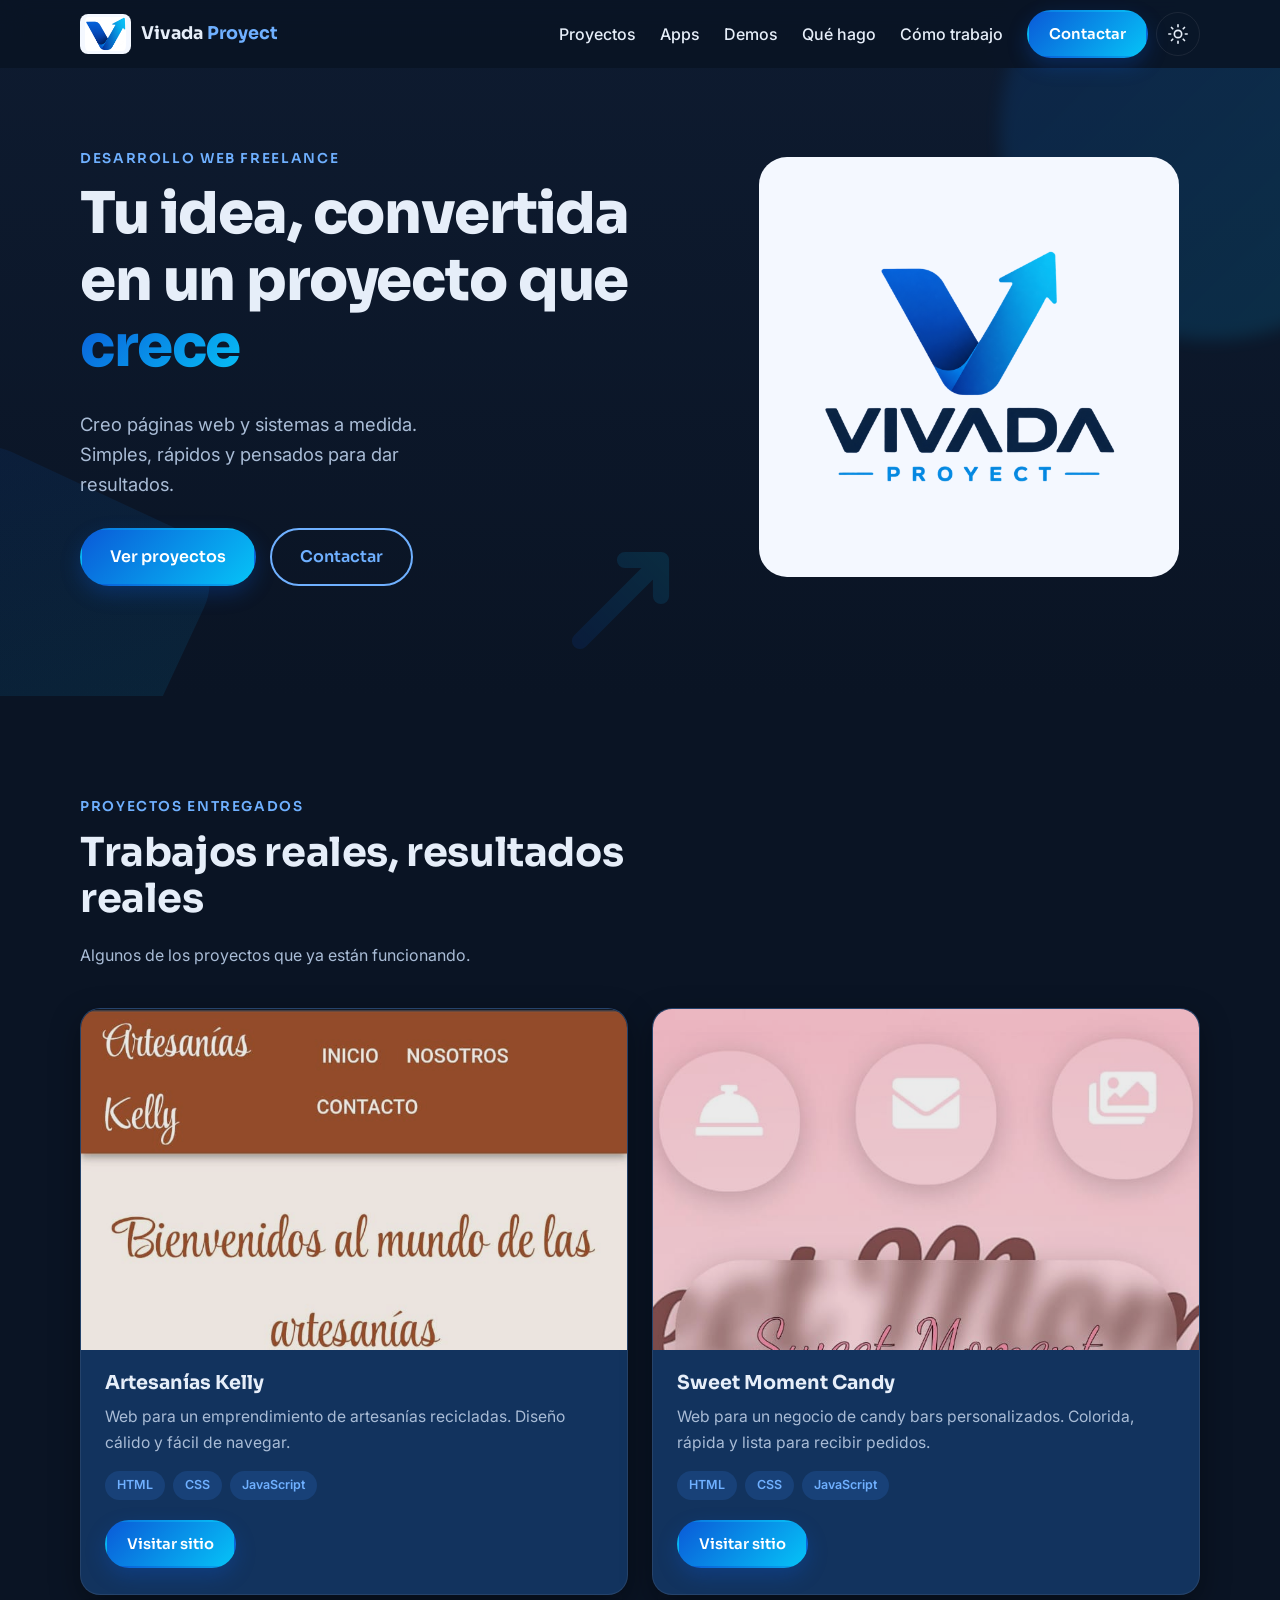
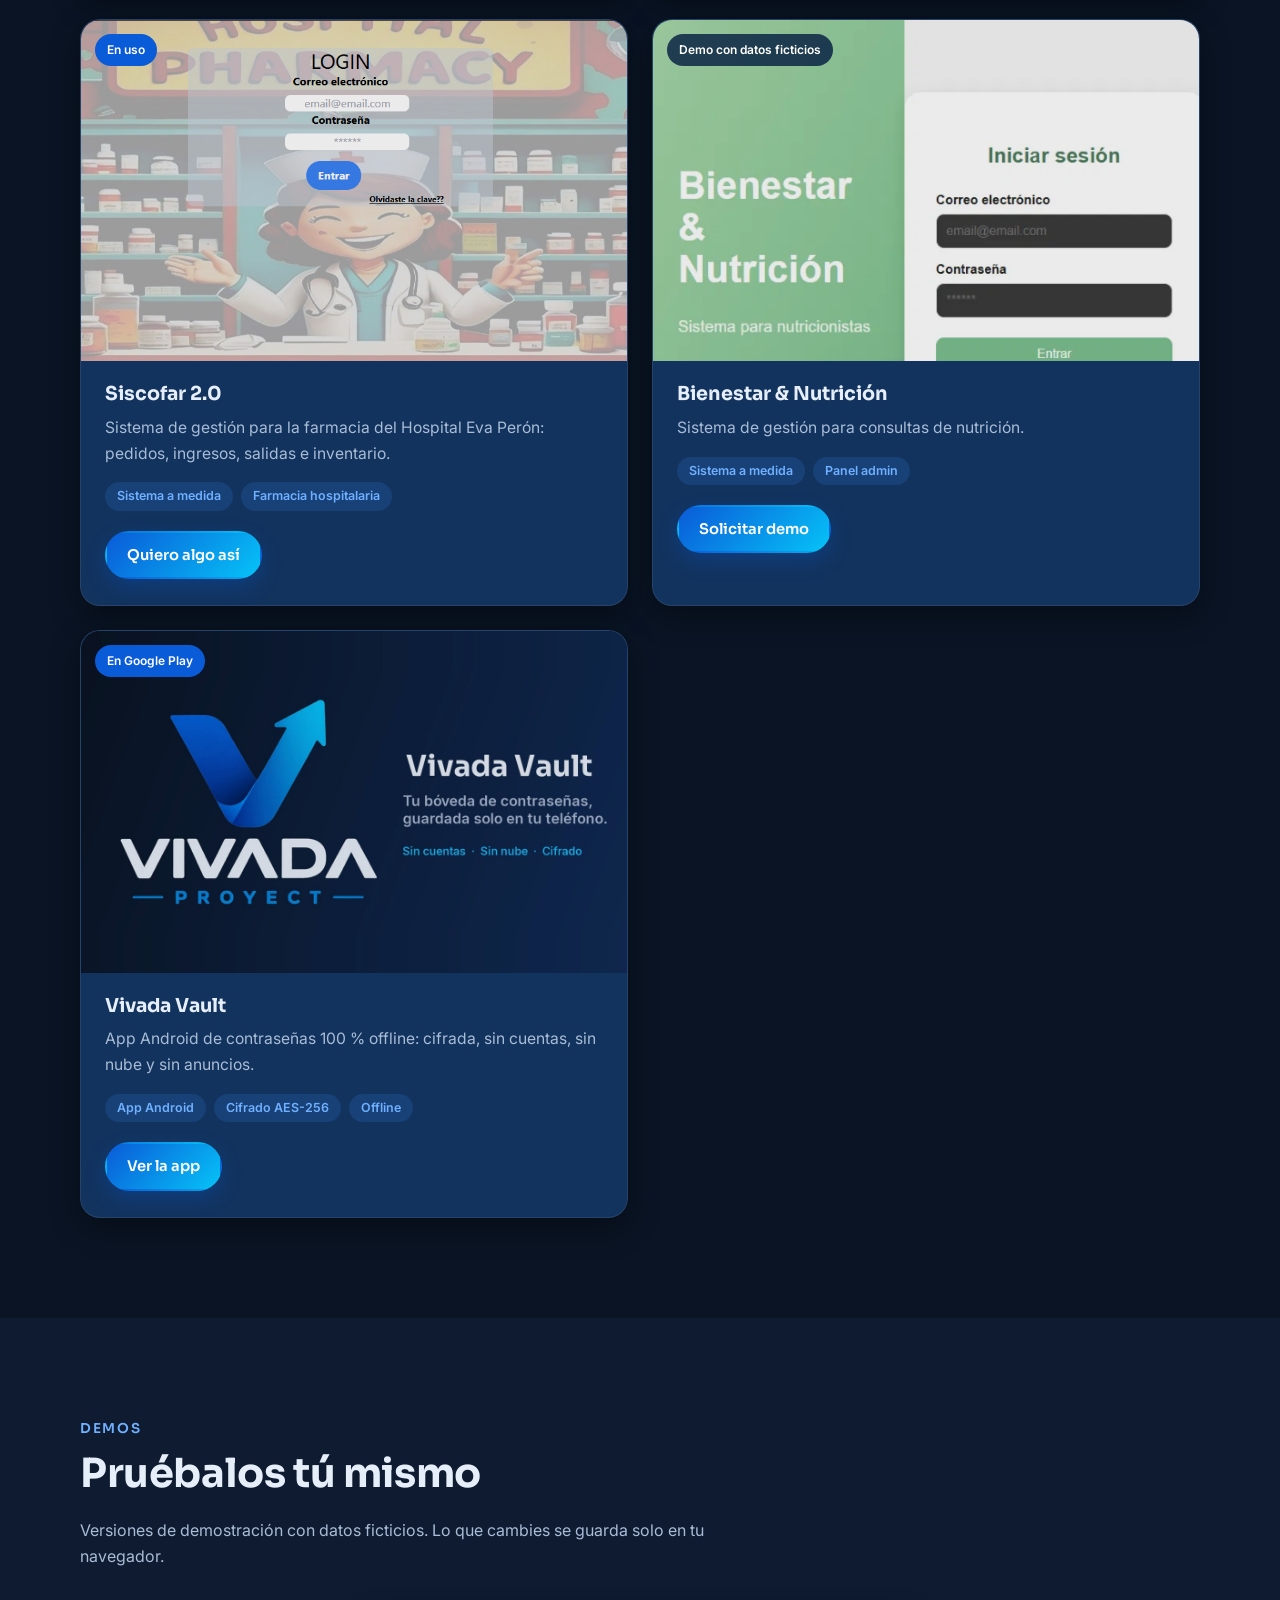
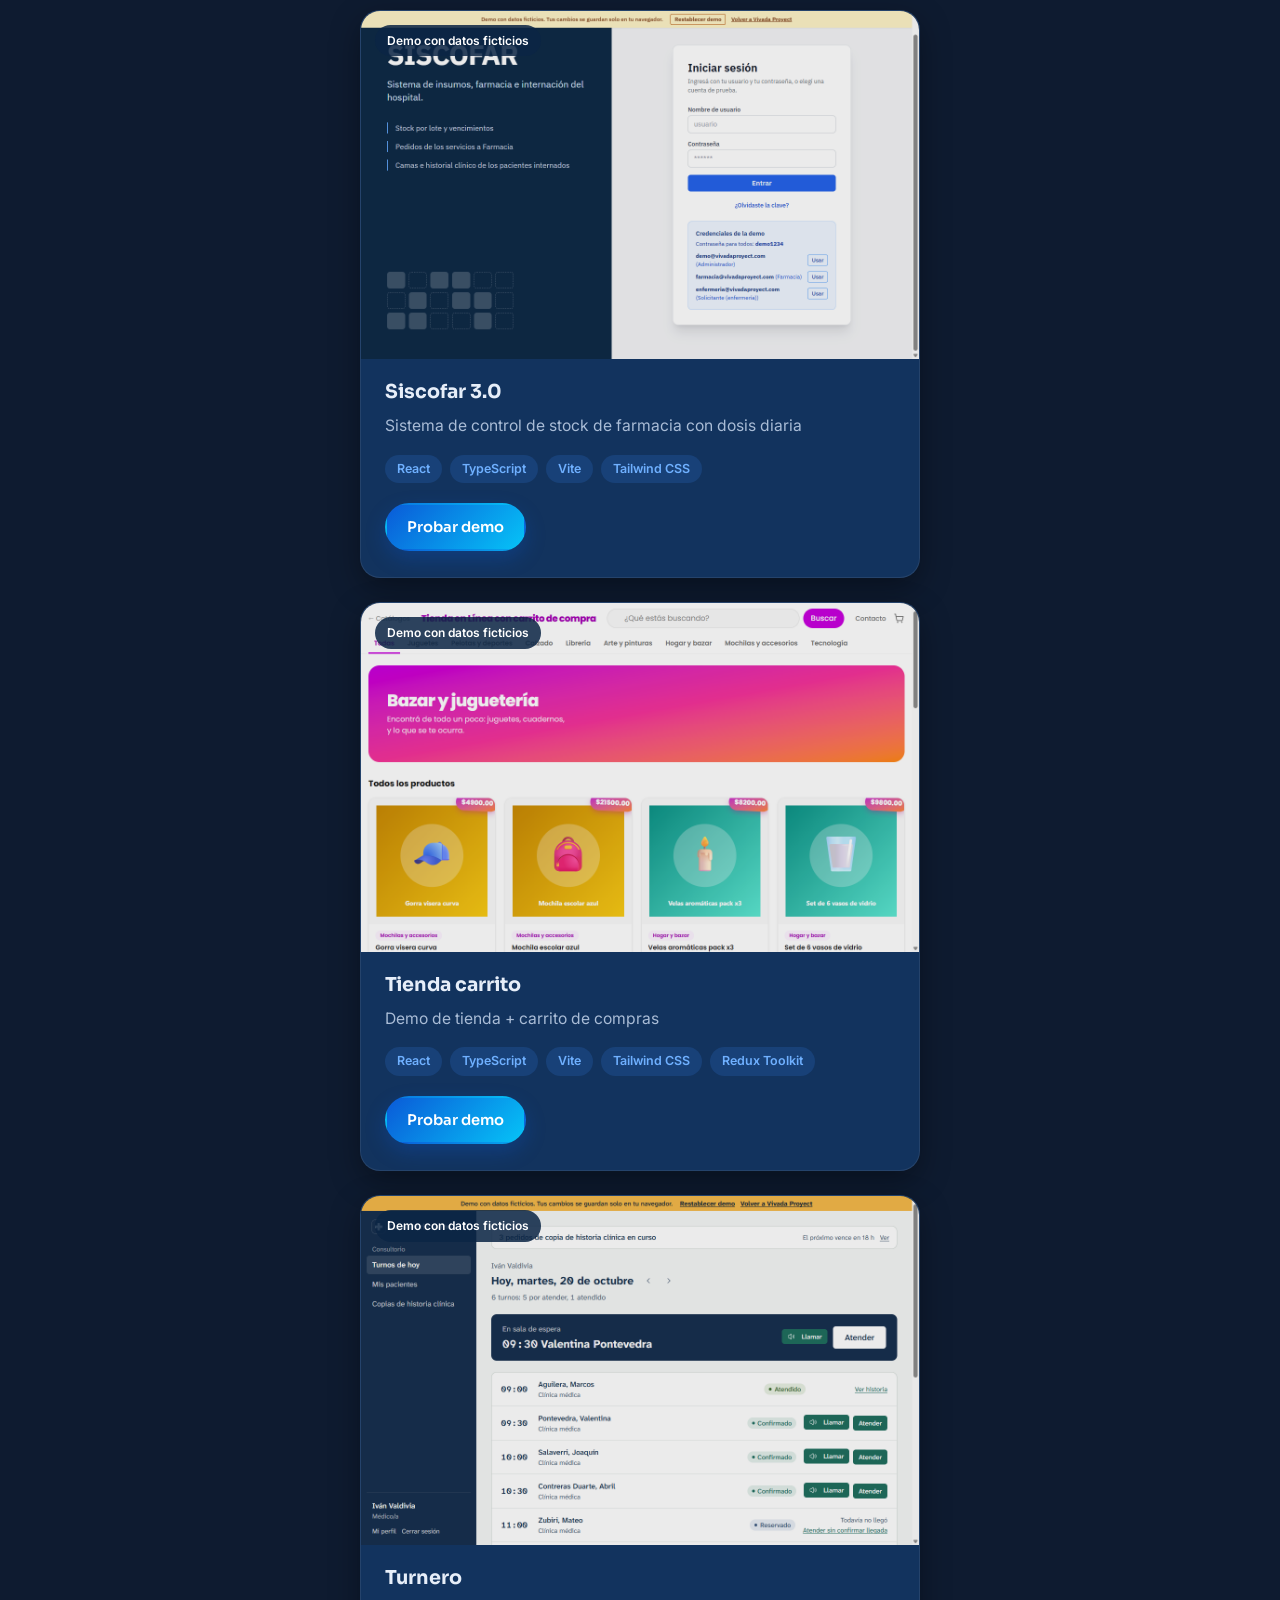
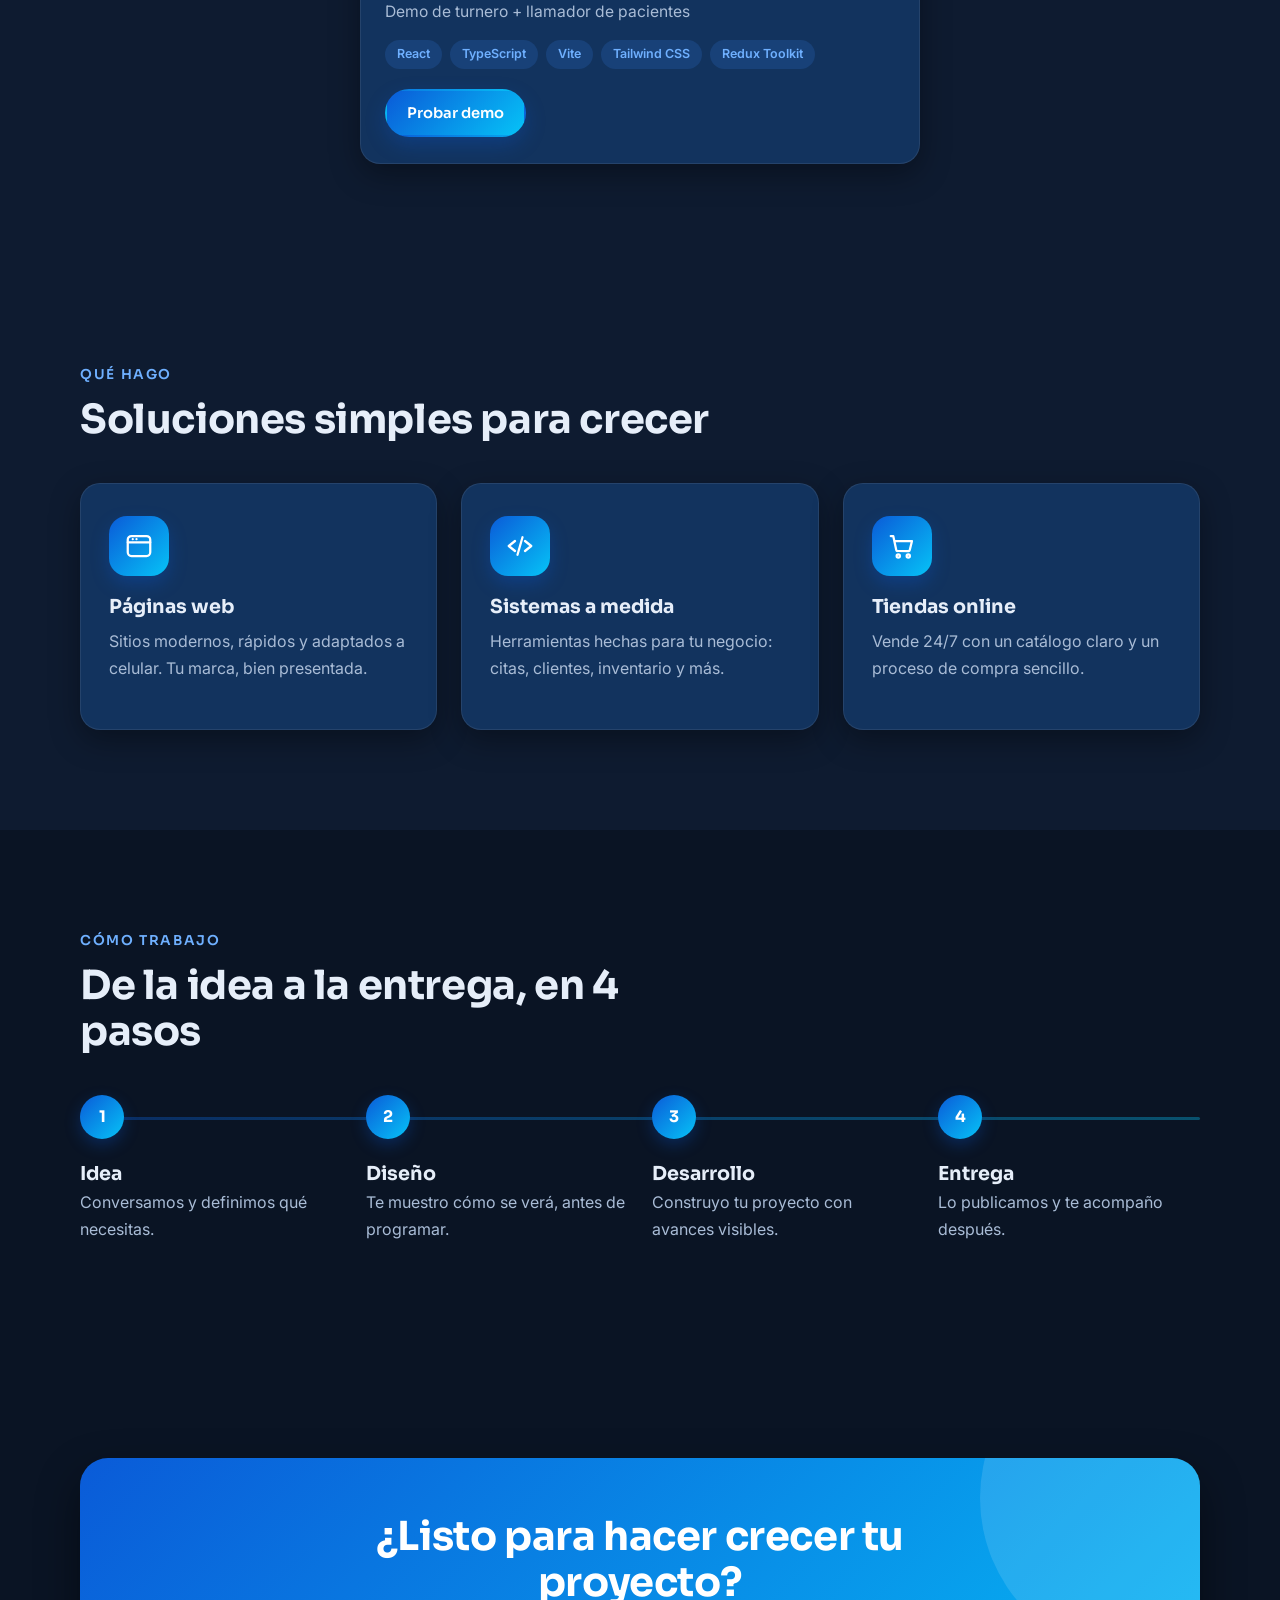
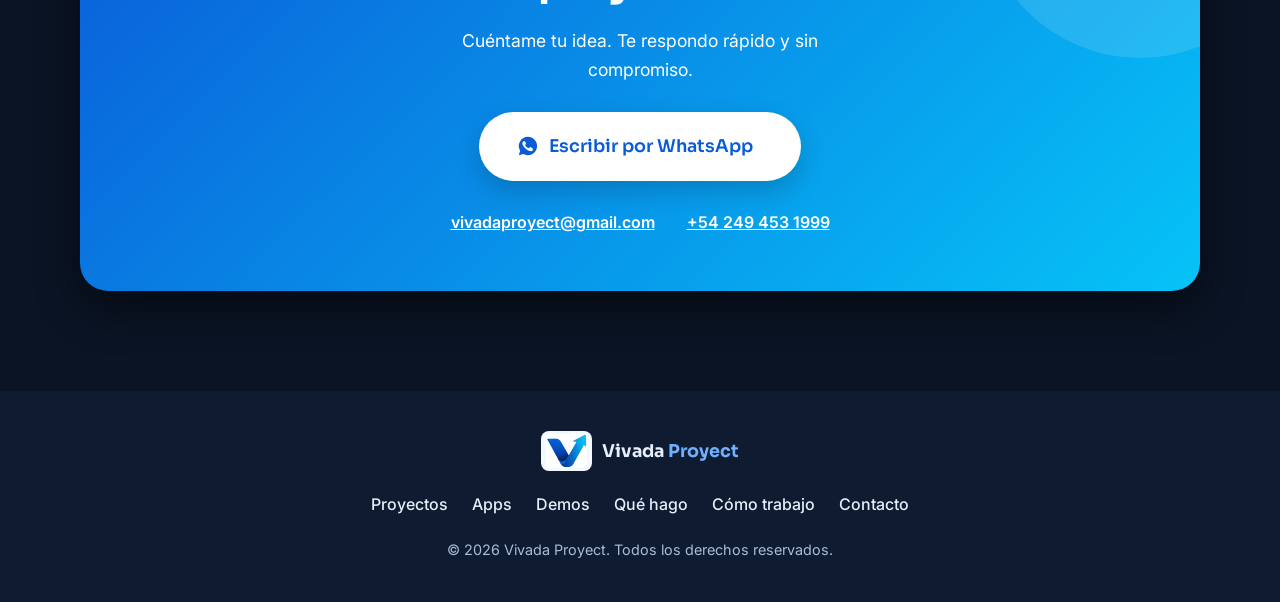
<file: index.html>
<!DOCTYPE html>
<html lang="es">
<head>
  <meta charset="utf-8">
  <meta name="viewport" content="width=device-width, initial-scale=1">
  <title>Vivada Proyect | Páginas web y sistemas a medida</title>
  <meta name="description" content="Vivada Proyect: desarrollo freelance de páginas web, tiendas online y sistemas a medida. Tu idea convertida en un proyecto que crece.">
  <meta name="theme-color" content="#0A1424">
  <link rel="canonical" href="https://vivadaproyect.com/">
  <link rel="icon" type="image/png" href="assets/logo-icon.png">

  <!-- Open Graph / Redes sociales -->
  <meta property="og:type" content="website">
  <meta property="og:title" content="Vivada Proyect | Páginas web y sistemas a medida">
  <meta property="og:description" content="Tu idea, convertida en un proyecto que crece. Páginas web, tiendas online y sistemas a medida.">
  <meta property="og:url" content="https://vivadaproyect.com/">
  <meta property="og:image" content="https://vivadaproyect.com/assets/logo.png">
  <meta property="og:locale" content="es_LA">
  <meta name="twitter:card" content="summary_large_image">

  <!-- Tipografías: Sora (títulos) + Inter (texto) -->
  <link rel="preconnect" href="https://fonts.googleapis.com">
  <link rel="preconnect" href="https://fonts.gstatic.com" crossorigin>
  <link href="https://fonts.googleapis.com/css2?family=Inter:wght@400;500;600&family=Sora:wght@600;700;800&display=swap" rel="stylesheet">

  <!-- Tema claro/oscuro: se aplica antes de pintar la página para evitar el parpadeo -->
  <script>
    (function () {
      try {
        var t = localStorage.getItem('vp-theme');
        if (t !== 'light' && t !== 'dark') {
          t = 'dark'; // modo oscuro por defecto
        }
        document.documentElement.setAttribute('data-theme', t);
      } catch (e) {}
    })();
  </script>

  <link rel="stylesheet" href="styles.css">
</head>
<body>
  <a class="skip-link" href="#main">Saltar al contenido</a>

  <!-- ============ NAVBAR ============ -->
  <header class="navbar" id="navbar">
    <div class="container navbar__inner">
      <a href="#inicio" class="brand" aria-label="Vivada Proyect, ir al inicio">
        <img src="assets/logo-icon.png" alt="" width="40" height="33">
        <span>Vivada <b>Proyect</b></span>
      </a>

      <button class="theme-toggle" id="themeToggle" type="button" aria-label="Cambiar a modo oscuro">
        <svg class="i-moon" viewBox="0 0 24 24" width="22" height="22" fill="none" stroke="currentColor" stroke-width="1.8" stroke-linecap="round" stroke-linejoin="round" aria-hidden="true"><path d="M21 12.8A8.5 8.5 0 1 1 11.2 3a6.8 6.8 0 0 0 9.8 9.8Z"/></svg>
        <svg class="i-sun" viewBox="0 0 24 24" width="22" height="22" fill="none" stroke="currentColor" stroke-width="1.8" stroke-linecap="round" stroke-linejoin="round" aria-hidden="true"><circle cx="12" cy="12" r="4"/><path d="M12 2v2M12 20v2M4.9 4.9l1.4 1.4M17.7 17.7l1.4 1.4M2 12h2M20 12h2M4.9 19.1l1.4-1.4M17.7 6.3l1.4-1.4"/></svg>
      </button>

      <button class="nav-toggle" id="navToggle" aria-expanded="false" aria-controls="navMenu" aria-label="Abrir menú">
        <span></span><span></span><span></span>
      </button>

      <nav class="nav" id="navMenu" aria-label="Principal">
        <ul>
          <li><a href="#proyectos">Proyectos</a></li>
          <li><a href="/app/">Apps</a></li>
          <li><a href="#demos">Demos</a></li>
          <li><a href="#servicios">Qué hago</a></li>
          <li><a href="#proceso">Cómo trabajo</a></li>
          <li><a href="#contacto" class="btn btn--small">Contactar</a></li>
        </ul>
      </nav>
    </div>
  </header>

  <main id="main">
    <!-- ============ HERO ============ -->
    <section class="hero" id="inicio">
      <!-- Formas decorativas: recuerdan la flecha ascendente -->
      <div class="hero__bg" aria-hidden="true">
        <span class="shape shape--1"></span>
        <span class="shape shape--2"></span>
        <svg class="shape shape--arrow" viewBox="0 0 200 200" fill="none">
          <path d="M20 170 L110 80 M110 80 H70 M110 80 V120" stroke="url(#gArrow)" stroke-width="18" stroke-linecap="round" stroke-linejoin="round"/>
          <defs><linearGradient id="gArrow" x1="0" y1="1" x2="1" y2="0"><stop stop-color="#0A5BD8"/><stop offset="1" stop-color="#06C3F7"/></linearGradient></defs>
        </svg>
      </div>

      <div class="container hero__inner">
        <div class="hero__text reveal">
          <p class="eyebrow">Desarrollo web freelance</p>
          <h1>Tu idea, convertida en un proyecto que <span class="grad-text">crece</span></h1>
          <p class="lead">Creo páginas web y sistemas a medida. Simples, rápidos y pensados para dar resultados.</p>
          <div class="hero__cta">
            <a href="#proyectos" class="btn">Ver proyectos</a>
            <a href="#contacto" class="btn btn--ghost">Contactar</a>
          </div>
        </div>
        <div class="hero__logo reveal">
          <img src="assets/logo.png" alt="Logo de Vivada Proyect: una V azul con una flecha ascendente" width="420" height="420">
        </div>
      </div>
    </section>

    <!-- ============ PROYECTOS ============ -->
    <section class="section" id="proyectos">
      <div class="container">
        <header class="section__head reveal">
          <p class="eyebrow">Proyectos entregados</p>
          <h2>Trabajos reales, resultados reales</h2>
          <p>Algunos de los proyectos que ya están funcionando.</p>
        </header>

        <div class="grid grid--2">
          <!-- Proyecto 1 -->
          <article class="card project reveal">
            <div class="project__img">
              <img src="assets/proyecto-kelly.jpeg" alt="Captura del sitio web de Artesanías Kelly en celular" width="1200" height="750" loading="lazy">
            </div>
            <div class="card__body">
              <h3>Artesanías Kelly</h3>
              <p>Web para un emprendimiento de artesanías recicladas. Diseño cálido y fácil de navegar.</p>
              <ul class="tags" aria-label="Tecnologías"><li>HTML</li><li>CSS</li><li>JavaScript</li></ul>
              <a class="btn btn--small" href="https://artesaniaskelly.cl/" target="_blank" rel="noopener noreferrer">Visitar sitio<span class="sr-only"> (se abre en una pestaña nueva)</span></a>
            </div>
          </article>

          <!-- Proyecto 2 -->
          <article class="card project reveal">
            <div class="project__img">
              <img src="assets/proyecto-sweet.jpeg" alt="Captura del sitio web de Sweet Moment Candy Bar en celular" width="1200" height="750" loading="lazy">
            </div>
            <div class="card__body">
              <h3>Sweet Moment Candy</h3>
              <p>Web para un negocio de candy bars personalizados. Colorida, rápida y lista para recibir pedidos.</p>
              <ul class="tags" aria-label="Tecnologías"><li>HTML</li><li>CSS</li><li>JavaScript</li></ul>
              <a class="btn btn--small" href="https://sweetmomentcandy.cl/" target="_blank" rel="noopener noreferrer">Visitar sitio<span class="sr-only"> (se abre en una pestaña nueva)</span></a>
            </div>
          </article>

          <!-- Proyecto 3 -->
          <article class="card project reveal">
            <div class="project__img">
              <img src="assets/proyecto-siscofar.png" alt="Pantalla de inicio de Siscofar 2.0, sistema de farmacia hospitalaria" width="1200" height="750" loading="lazy">
              <span class="badge badge--live">En uso</span>
            </div>
            <div class="card__body">
              <h3>Siscofar 2.0</h3>
              <p>Sistema de gestión para la farmacia del Hospital Eva Perón: pedidos, ingresos, salidas e inventario.</p>
              <ul class="tags" aria-label="Tecnologías"><li>Sistema a medida</li><li>Farmacia hospitalaria</li></ul>
              <a class="btn btn--small" href="#contacto">Quiero algo así</a>
            </div>
          </article>

          <!-- Proyecto 4 -->
          <article class="card project reveal">
            <div class="project__img">
              <img src="assets/proyecto-nutri.png" alt="Pantalla de inicio de sesión del sistema Bienestar y Nutrición" width="1200" height="750" loading="lazy">
              <span class="badge">Demo con datos ficticios</span>
            </div>
            <div class="card__body">
              <h3>Bienestar &amp; Nutrición</h3>
              <p>Sistema de gestión para consultas de nutrición.</p>
              <ul class="tags" aria-label="Tecnologías"><li>Sistema a medida</li><li>Panel admin</li></ul>
              <a class="btn btn--small" href="#contacto" data-demo>Solicitar demo</a>
            </div>
          </article>

          <!-- Proyecto 5 -->
          <article class="card project reveal">
            <div class="project__img">
              <img src="assets/proyecto-vault.jpg" alt="Vivada Vault: tu bóveda de contraseñas, guardada solo en tu teléfono" width="1200" height="750" loading="lazy">
              <span class="badge badge--live">En Google Play</span>
            </div>
            <div class="card__body">
              <h3>Vivada Vault</h3>
              <p>App Android de contraseñas 100 % offline: cifrada, sin cuentas, sin nube y sin anuncios.</p>
              <ul class="tags" aria-label="Tecnologías"><li>App Android</li><li>Cifrado AES-256</li><li>Offline</li></ul>
              <a class="btn btn--small" href="app/vault/">Ver la app</a>
            </div>
          </article>
        </div>
      </div>
    </section>

    <!-- ============ DEMOS ============ -->
    <section class="section section--alt" id="demos">
      <div class="container">
        <header class="section__head reveal">
          <p class="eyebrow">Demos</p>
          <h2>Pruébalos tú mismo</h2>
          <p>Versiones de demostración con datos ficticios. Lo que cambies se guarda solo en tu navegador.</p>
        </header>

        <div class="grid grid--demos">
          <article class="card project reveal">
            <div class="project__img">
              <img src="assets/proyecto-siscofar-3.0.png" alt="Captura de Siscofar 3.0" width="1200" height="750" loading="lazy">
              <span class="badge">Demo con datos ficticios</span>
            </div>
            <div class="card__body">
              <h3>Siscofar 3.0</h3>
              <p>Sistema de control de stock de farmacia con dosis diaria</p>
              <ul class="tags" aria-label="Tecnologías"><li>React</li><li>TypeScript</li><li>Vite</li><li>Tailwind CSS</li></ul>
              <a class="btn btn--small" href="demos/siscofar-3.0/" target="_blank" rel="noopener noreferrer">Probar demo<span class="sr-only"> (se abre en una pestaña nueva)</span></a>
            </div>
          </article>

          <article class="card project reveal">
            <div class="project__img">
              <img src="assets/proyecto-tienda-carrito.png" alt="Captura de Tienda carrito" width="1200" height="750" loading="lazy">
              <span class="badge">Demo con datos ficticios</span>
            </div>
            <div class="card__body">
              <h3>Tienda carrito</h3>
              <p>Demo de tienda + carrito de compras</p>
              <ul class="tags" aria-label="Tecnologías"><li>React</li><li>TypeScript</li><li>Vite</li><li>Tailwind CSS</li><li>Redux Toolkit</li></ul>
              <a class="btn btn--small" href="demos/tienda-carrito/" target="_blank" rel="noopener noreferrer">Probar demo<span class="sr-only"> (se abre en una pestaña nueva)</span></a>
            </div>
          </article>

          <article class="card project reveal">
            <div class="project__img">
              <img src="assets/proyecto-turnero.png" alt="Captura de Turnero" width="1200" height="750" loading="lazy">
              <span class="badge">Demo con datos ficticios</span>
            </div>
            <div class="card__body">
              <h3>Turnero</h3>
              <p>Demo de turnero + llamador de pacientes</p>
              <ul class="tags" aria-label="Tecnologías"><li>React</li><li>TypeScript</li><li>Vite</li><li>Tailwind CSS</li><li>Redux Toolkit</li></ul>
              <a class="btn btn--small" href="demos/turnero/" target="_blank" rel="noopener noreferrer">Probar demo<span class="sr-only"> (se abre en una pestaña nueva)</span></a>
            </div>
          </article>
        </div>
      </div>
    </section>

    <!-- ============ QUÉ HAGO ============ -->
    <section class="section section--alt" id="servicios">
      <div class="container">
        <header class="section__head reveal">
          <p class="eyebrow">Qué hago</p>
          <h2>Soluciones simples para crecer</h2>
        </header>

        <div class="grid grid--3">
          <article class="card service reveal">
            <div class="icon" aria-hidden="true">
              <svg viewBox="0 0 24 24" fill="none" stroke="currentColor" stroke-width="1.8" stroke-linecap="round" stroke-linejoin="round"><rect x="3" y="4" width="18" height="16" rx="3"/><path d="M3 9h18M7 6.5h.01M10 6.5h.01"/></svg>
            </div>
            <h3>Páginas web</h3>
            <p>Sitios modernos, rápidos y adaptados a celular. Tu marca, bien presentada.</p>
          </article>
          <article class="card service reveal">
            <div class="icon" aria-hidden="true">
              <svg viewBox="0 0 24 24" fill="none" stroke="currentColor" stroke-width="1.8" stroke-linecap="round" stroke-linejoin="round"><path d="m8 8-5 4 5 4M16 8l5 4-5 4M14 5l-4 14"/></svg>
            </div>
            <h3>Sistemas a medida</h3>
            <p>Herramientas hechas para tu negocio: citas, clientes, inventario y más.</p>
          </article>
          <article class="card service reveal">
            <div class="icon" aria-hidden="true">
              <svg viewBox="0 0 24 24" fill="none" stroke="currentColor" stroke-width="1.8" stroke-linecap="round" stroke-linejoin="round"><path d="M3 4h2l2.4 11.2a1 1 0 0 0 1 .8h8.8a1 1 0 0 0 1-.8L20 8H6"/><circle cx="9" cy="20" r="1.3"/><circle cx="17" cy="20" r="1.3"/></svg>
            </div>
            <h3>Tiendas online</h3>
            <p>Vende 24/7 con un catálogo claro y un proceso de compra sencillo.</p>
          </article>
        </div>
      </div>
    </section>

    <!-- ============ CÓMO TRABAJO ============ -->
    <section class="section" id="proceso">
      <div class="container">
        <header class="section__head reveal">
          <p class="eyebrow">Cómo trabajo</p>
          <h2>De la idea a la entrega, en 4 pasos</h2>
        </header>

        <ol class="timeline">
          <li class="step reveal"><span class="step__num">1</span><h3>Idea</h3><p>Conversamos y definimos qué necesitas.</p></li>
          <li class="step reveal"><span class="step__num">2</span><h3>Diseño</h3><p>Te muestro cómo se verá, antes de programar.</p></li>
          <li class="step reveal"><span class="step__num">3</span><h3>Desarrollo</h3><p>Construyo tu proyecto con avances visibles.</p></li>
          <li class="step reveal"><span class="step__num">4</span><h3>Entrega</h3><p>Lo publicamos y te acompaño después.</p></li>
        </ol>
      </div>
    </section>

    <!-- ============ CONTACTO ============ -->
    <section class="section" id="contacto">
      <div class="container">
        <div class="cta reveal">
          <h2>¿Listo para hacer crecer tu proyecto?</h2>
          <p>Cuéntame tu idea. Te respondo rápido y sin compromiso.</p>
          <a class="btn btn--light btn--big" id="waBtn"
             href="https://wa.me/542494531999?text=Hola%20Vivada%20Proyect%2C%20quiero%20cotizar%20un%20proyecto."
             target="_blank" rel="noopener noreferrer">
            <svg viewBox="0 0 24 24" width="22" height="22" fill="currentColor" aria-hidden="true"><path d="M12 2a10 10 0 0 0-8.6 15.1L2 22l5-1.3A10 10 0 1 0 12 2Zm5.8 14.2c-.2.7-1.4 1.3-2 1.4-.5.1-1.2.1-1.9-.1-.4-.1-1-.3-1.7-.6-3-1.3-4.9-4.3-5.1-4.5-.1-.2-1.2-1.6-1.2-3s.8-2.1 1-2.4c.3-.3.6-.3.8-.3h.6c.2 0 .4 0 .6.5l.8 2c.1.2.1.4 0 .5l-.3.5-.4.4c-.1.2-.3.3-.1.6.2.3.7 1.2 1.5 1.9 1 .9 1.900 1.200 2.200 1.300.3.1.4.1.6-.1l.8-1c.2-.2.3-.2.6-.1l1.900.9c.3.1.5.2.5.3.1.2.1.8-.1 1.500Z"/></svg>
            Escribir por WhatsApp<span class="sr-only"> (se abre en una pestaña nueva)</span>
          </a>
          <ul class="contact-list">
            <li><a href="mailto:vivadaproyect@gmail.com">vivadaproyect@gmail.com</a></li>
            <li><a href="tel:+542494531999">+54 249 453 1999</a></li>
          </ul>
        </div>
      </div>
    </section>
  </main>

  <!-- ============ FOOTER ============ -->
  <footer class="footer">
    <div class="container footer__inner">
      <a href="#inicio" class="brand" aria-label="Vivada Proyect, ir al inicio">
        <img src="assets/logo-icon.png" alt="" width="40" height="33" loading="lazy">
        <span>Vivada <b>Proyect</b></span>
      </a>
      <nav aria-label="Enlaces rápidos">
        <ul>
          <li><a href="#proyectos">Proyectos</a></li>
          <li><a href="/app/">Apps</a></li>
          <li><a href="#demos">Demos</a></li>
          <li><a href="#servicios">Qué hago</a></li>
          <li><a href="#proceso">Cómo trabajo</a></li>
          <li><a href="#contacto">Contacto</a></li>
        </ul>
      </nav>
      <p>© 2026 Vivada Proyect. Todos los derechos reservados.</p>
    </div>
  </footer>

  <script src="script.js"></script>

  <!-- Botón de modo claro/oscuro (independiente de script.js) -->
  <script>
    (function () {
      var KEY = 'vp-theme';
      var root = document.documentElement;
      var btn = document.getElementById('themeToggle');
      var meta = document.querySelector('meta[name="theme-color"]');

      function apply(theme) {
        root.setAttribute('data-theme', theme);
        if (btn) btn.setAttribute('aria-label', theme === 'dark' ? 'Cambiar a modo claro' : 'Cambiar a modo oscuro');
        if (meta) meta.setAttribute('content', theme === 'dark' ? '#0A1424' : '#0A5BD8');
      }

      apply(root.getAttribute('data-theme') === 'dark' ? 'dark' : 'light');

      if (btn) {
        btn.addEventListener('click', function () {
          var next = root.getAttribute('data-theme') === 'dark' ? 'light' : 'dark';
          apply(next);
          try { localStorage.setItem(KEY, next); } catch (e) {}
        });
      }

    })();
  </script>
</body>
</html>
</file>
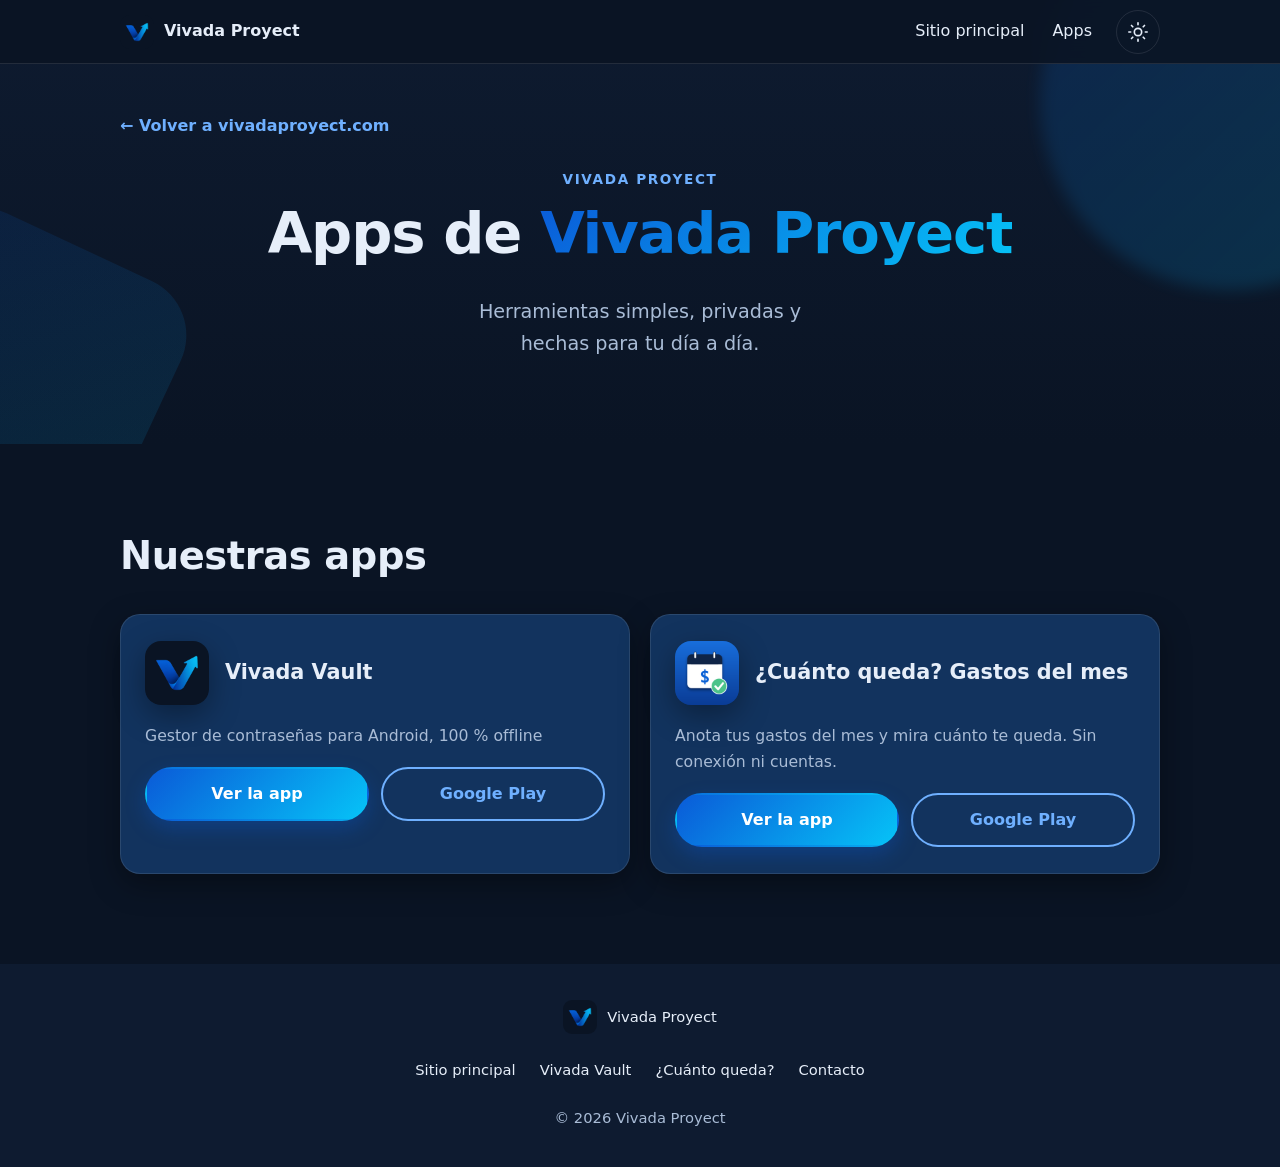
<file: app/index.html>
<!DOCTYPE html>
<html lang="es">
<head>
  <meta charset="utf-8">
  <meta name="viewport" content="width=device-width, initial-scale=1">
  <title>Apps de Vivada Proyect</title>
  <meta name="description" content="Apps de Vivada Proyect para Android: Vivada Vault, gestor de contraseñas 100 % offline, y ¿Cuánto queda? Gastos del mes, para ver cuánto te queda.">
  <meta name="theme-color" content="#0A1424">
  <link rel="canonical" href="https://vivadaproyect.com/app/">
  <link rel="icon" type="image/png" href="vault/img/icono-192.png">
  <link rel="apple-touch-icon" href="vault/img/icono-192.png">

  <!-- Open Graph / Twitter Card -->
  <meta property="og:type" content="website">
  <meta property="og:site_name" content="Vivada Proyect">
  <meta property="og:title" content="Apps de Vivada Proyect">
  <meta property="og:description" content="Vivada Vault, gestor de contraseñas 100 % offline, y ¿Cuánto queda? Gastos del mes, para anotar tus gastos y ver cuánto te queda.">
  <meta property="og:url" content="https://vivadaproyect.com/app/">
  <meta property="og:image" content="https://vivadaproyect.com/app/vault/img/vivada-vault-social.jpg">
  <meta property="og:image:width" content="1200">
  <meta property="og:image:height" content="630">
  <meta property="og:image:alt" content="Vivada Vault, ya disponible en Google Play: tus contraseñas, guardadas solo en tu teléfono">
  <meta property="og:locale" content="es_LA">
  <meta name="twitter:card" content="summary_large_image">
  <meta name="twitter:title" content="Apps de Vivada Proyect">
  <meta name="twitter:description" content="Vivada Vault, gestor de contraseñas 100 % offline, y ¿Cuánto queda? Gastos del mes, para anotar tus gastos y ver cuánto te queda.">
  <meta name="twitter:image" content="https://vivadaproyect.com/app/vault/img/vivada-vault-social.jpg">

  <!-- Tema: oscuro por defecto, igual que el resto del sitio (preferencia compartida en "vp-theme") -->
  <script>
    (function () {
      var t = 'dark';
      try { var s = localStorage.getItem('vp-theme'); if (s === 'light' || s === 'dark') t = s; } catch (e) {}
      document.documentElement.setAttribute('data-theme', t);
    })();
  </script>

  <!-- Reutiliza los estilos de la página de Vault (un solo CSS, sin recursos externos) -->
  <link rel="stylesheet" href="vault/styles.css">
</head>
<body>
  <a class="skip-link" href="#main">Saltar al contenido</a>

  <!-- ============ BARRA SUPERIOR ============ -->
  <header class="topbar">
    <div class="container topbar__inner">
      <a class="brand" href="/" aria-label="Vivada Proyect, ir al sitio principal">
        <img src="vault/img/icono-192.png" alt="" width="34" height="34">
        <span>Vivada Proyect</span>
      </a>
      <nav class="topnav" aria-label="Principal">
        <a href="/">Sitio principal</a>
        <a href="/app/" aria-current="page">Apps</a>
      </nav>
      <button class="theme-toggle" id="themeToggle" type="button" aria-label="Cambiar a modo claro">
        <svg class="i-moon" viewBox="0 0 24 24" width="22" height="22" fill="none" stroke="currentColor" stroke-width="1.8" stroke-linecap="round" stroke-linejoin="round" aria-hidden="true"><path d="M21 12.8A8.5 8.5 0 1 1 11.2 3a6.8 6.8 0 0 0 9.8 9.8Z"/></svg>
        <svg class="i-sun" viewBox="0 0 24 24" width="22" height="22" fill="none" stroke="currentColor" stroke-width="1.8" stroke-linecap="round" stroke-linejoin="round" aria-hidden="true"><circle cx="12" cy="12" r="4"/><path d="M12 2v2M12 20v2M4.9 4.9l1.4 1.4M17.7 17.7l1.4 1.4M2 12h2M20 12h2M4.9 19.1l1.4-1.4M17.7 6.3l1.4-1.4"/></svg>
      </button>
    </div>
  </header>

  <main id="main">
    <!-- ============ ENCABEZADO ============ -->
    <section class="hero" id="inicio">
      <div class="hero__bg" aria-hidden="true"><span class="shape shape--1"></span><span class="shape shape--2"></span></div>
      <div class="container hero__inner">
        <p class="backlink"><a href="/">← Volver a vivadaproyect.com</a></p>
        <p class="eyebrow">Vivada Proyect</p>
        <h1>Apps de <span class="grad-text">Vivada Proyect</span></h1>
        <p class="lead">Herramientas simples, privadas y hechas para tu día a día.</p>
      </div>
    </section>

    <!-- ============ LISTA DE APPS ============ -->
    <section class="section" aria-labelledby="t-apps">
      <div class="container">
        <header class="section__head">
          <h2 id="t-apps">Nuestras apps</h2>
        </header>

        <!--
          CÓMO AGREGAR UNA APP NUEVA
          1. Copia una tarjeta completa (desde <article class="card app-card"> hasta </article>)
             y pégala debajo de la última, dentro de <div class="apps">.
          2. Cambia el ícono (img/src y alt), el nombre, la descripción de una línea y los dos enlaces:
             - "Ver la app": página de la app (por ejemplo, nueva-app/), misma pestaña.
             - "Google Play": ficha de la tienda, con target="_blank" rel="noopener noreferrer"
               y el texto sr-only «(se abre en una pestaña nueva)».
          3. Agrega la URL de la nueva página en /sitemap.xml.
        -->
        <div class="apps">
          <!-- App: Vivada Vault -->
          <article class="card app-card">
            <div class="app-card__head">
              <img class="app-card__icon" src="vault/img/icono-192.png" alt="" width="64" height="64">
              <h3>Vivada Vault</h3>
            </div>
            <p>Gestor de contraseñas para Android, 100 % offline</p>
            <div class="app-card__actions">
              <a class="btn" href="/app/vault/">Ver la app<span class="sr-only"> Vivada Vault</span></a>
              <a class="btn btn--ghost" href="https://play.google.com/store/apps/details?id=com.vivadaproyect.vault" target="_blank" rel="noopener noreferrer">Google Play<span class="sr-only"> (se abre en una pestaña nueva)</span></a>
            </div>
          </article>
          <!-- Fin de la app: Vivada Vault -->
          <!-- App: ¿Cuánto queda? Gastos del mes -->
          <article class="card app-card">
            <div class="app-card__head">
              <img class="app-card__icon" src="cuantoqueda/img/icono-192.png" alt="" width="64" height="64">
              <h3>¿Cuánto queda? Gastos del mes</h3>
            </div>
            <p>Anota tus gastos del mes y mira cuánto te queda. Sin conexión ni cuentas.</p>
            <div class="app-card__actions">
              <a class="btn" href="/app/cuantoqueda/">Ver la app<span class="sr-only"> ¿Cuánto queda? Gastos del mes</span></a>
              <a class="btn btn--ghost" href="https://play.google.com/store/apps/details?id=com.vivadaproyect.cuantoqueda" target="_blank" rel="noopener noreferrer">Google Play<span class="sr-only"> (se abre en una pestaña nueva)</span></a>
            </div>
          </article>
          <!-- Fin de la app: ¿Cuánto queda? Gastos del mes -->
        </div>
      </div>
    </section>
  </main>

  <!-- ============ FOOTER ============ -->
  <footer class="footer">
    <div class="container footer__inner">
      <a class="brand" href="/" aria-label="Vivada Proyect, ir al sitio principal">
        <img src="vault/img/icono-192.png" alt="" width="34" height="34" loading="lazy">
        <span>Vivada Proyect</span>
      </a>
      <ul>
        <li><a href="/">Sitio principal</a></li>
        <li><a href="/app/vault/">Vivada Vault</a></li>
        <li><a href="/app/cuantoqueda/">¿Cuánto queda?</a></li>
        <li><a href="mailto:vivadaproyect@gmail.com">Contacto</a></li>
      </ul>
      <p>© 2026 Vivada Proyect</p>
    </div>
  </footer>

  <script>
    // Botón de tema claro/oscuro (comparte la preferencia con el resto del sitio)
    (function () {
      var root = document.documentElement, btn = document.getElementById('themeToggle'), meta = document.querySelector('meta[name="theme-color"]');
      function apply(t) {
        root.setAttribute('data-theme', t);
        btn.setAttribute('aria-label', t === 'dark' ? 'Cambiar a modo claro' : 'Cambiar a modo oscuro');
        if (meta) meta.setAttribute('content', t === 'dark' ? '#0A1424' : '#EEF3FA');
      }
      apply(root.getAttribute('data-theme') === 'light' ? 'light' : 'dark');
      btn.addEventListener('click', function () {
        var next = root.getAttribute('data-theme') === 'dark' ? 'light' : 'dark';
        apply(next);
        try { localStorage.setItem('vp-theme', next); } catch (e) {}
      });
    })();
  </script>
</body>
</html>
</file>
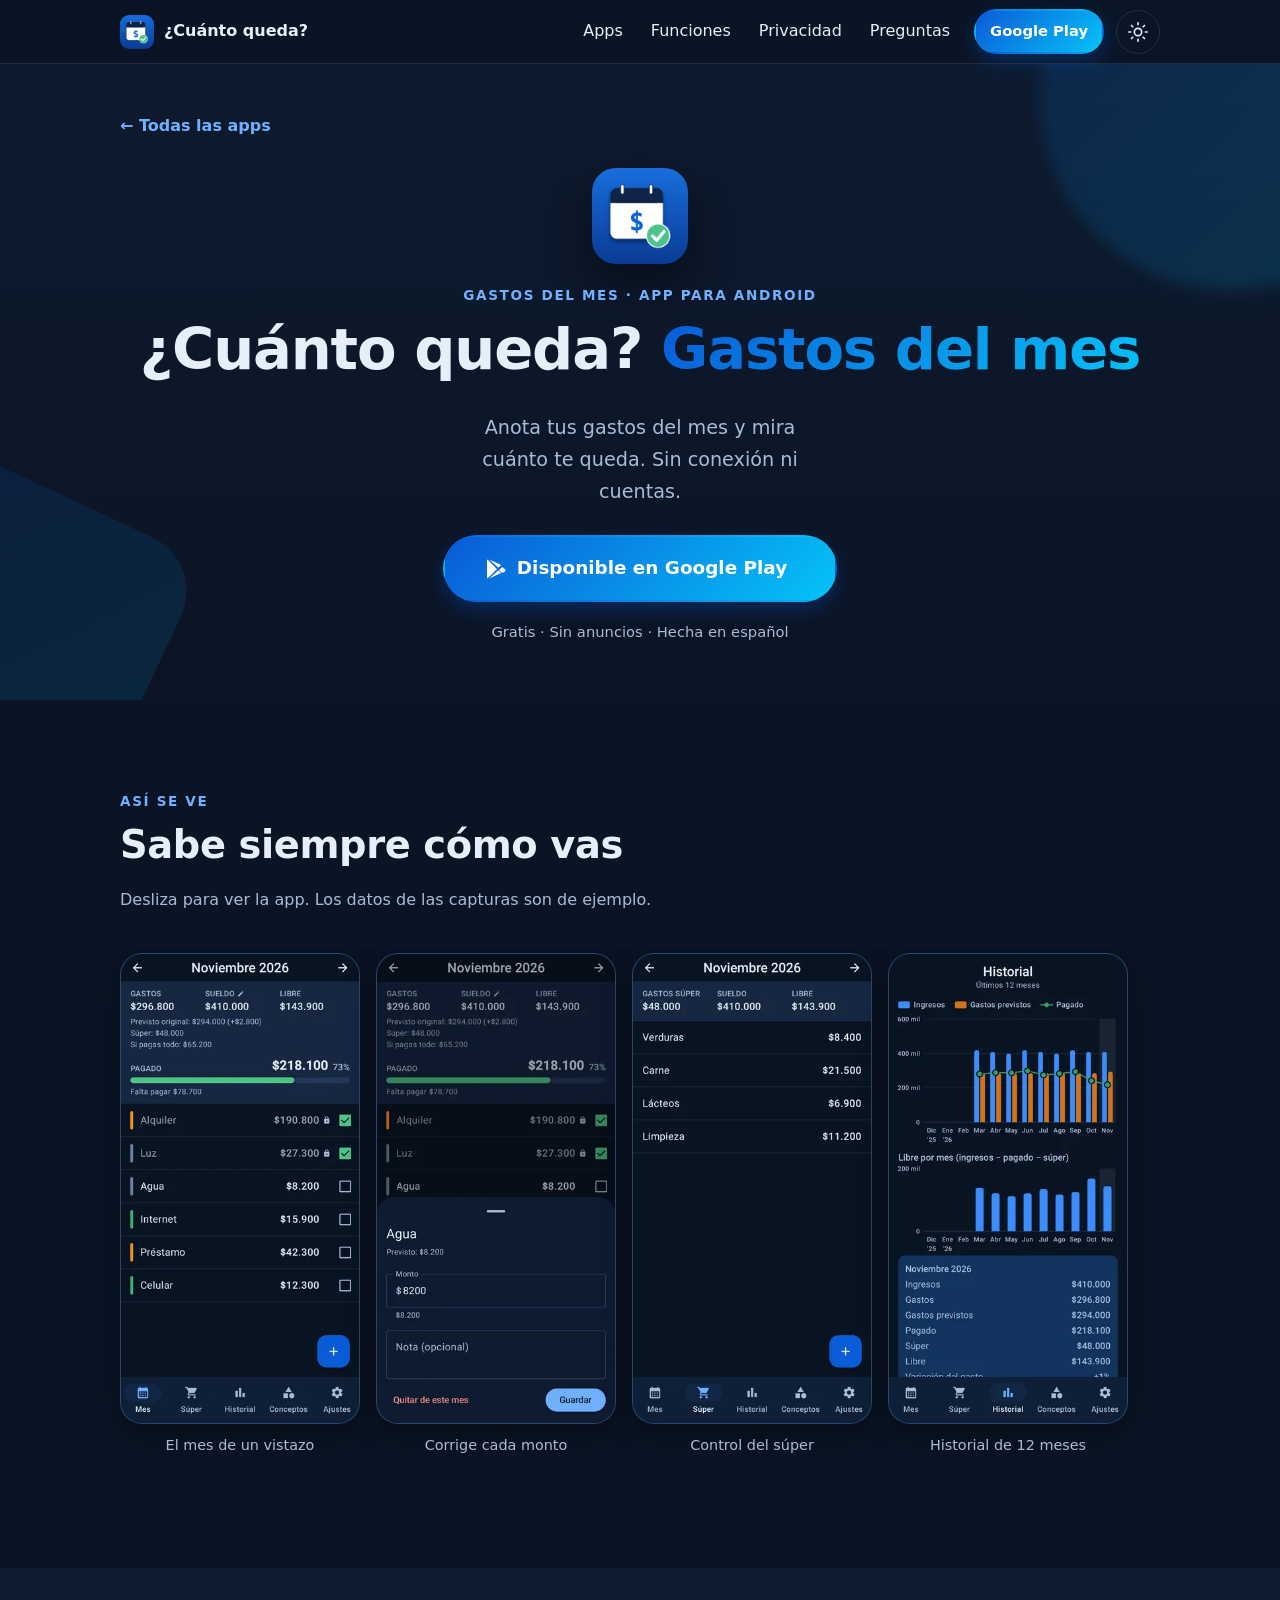
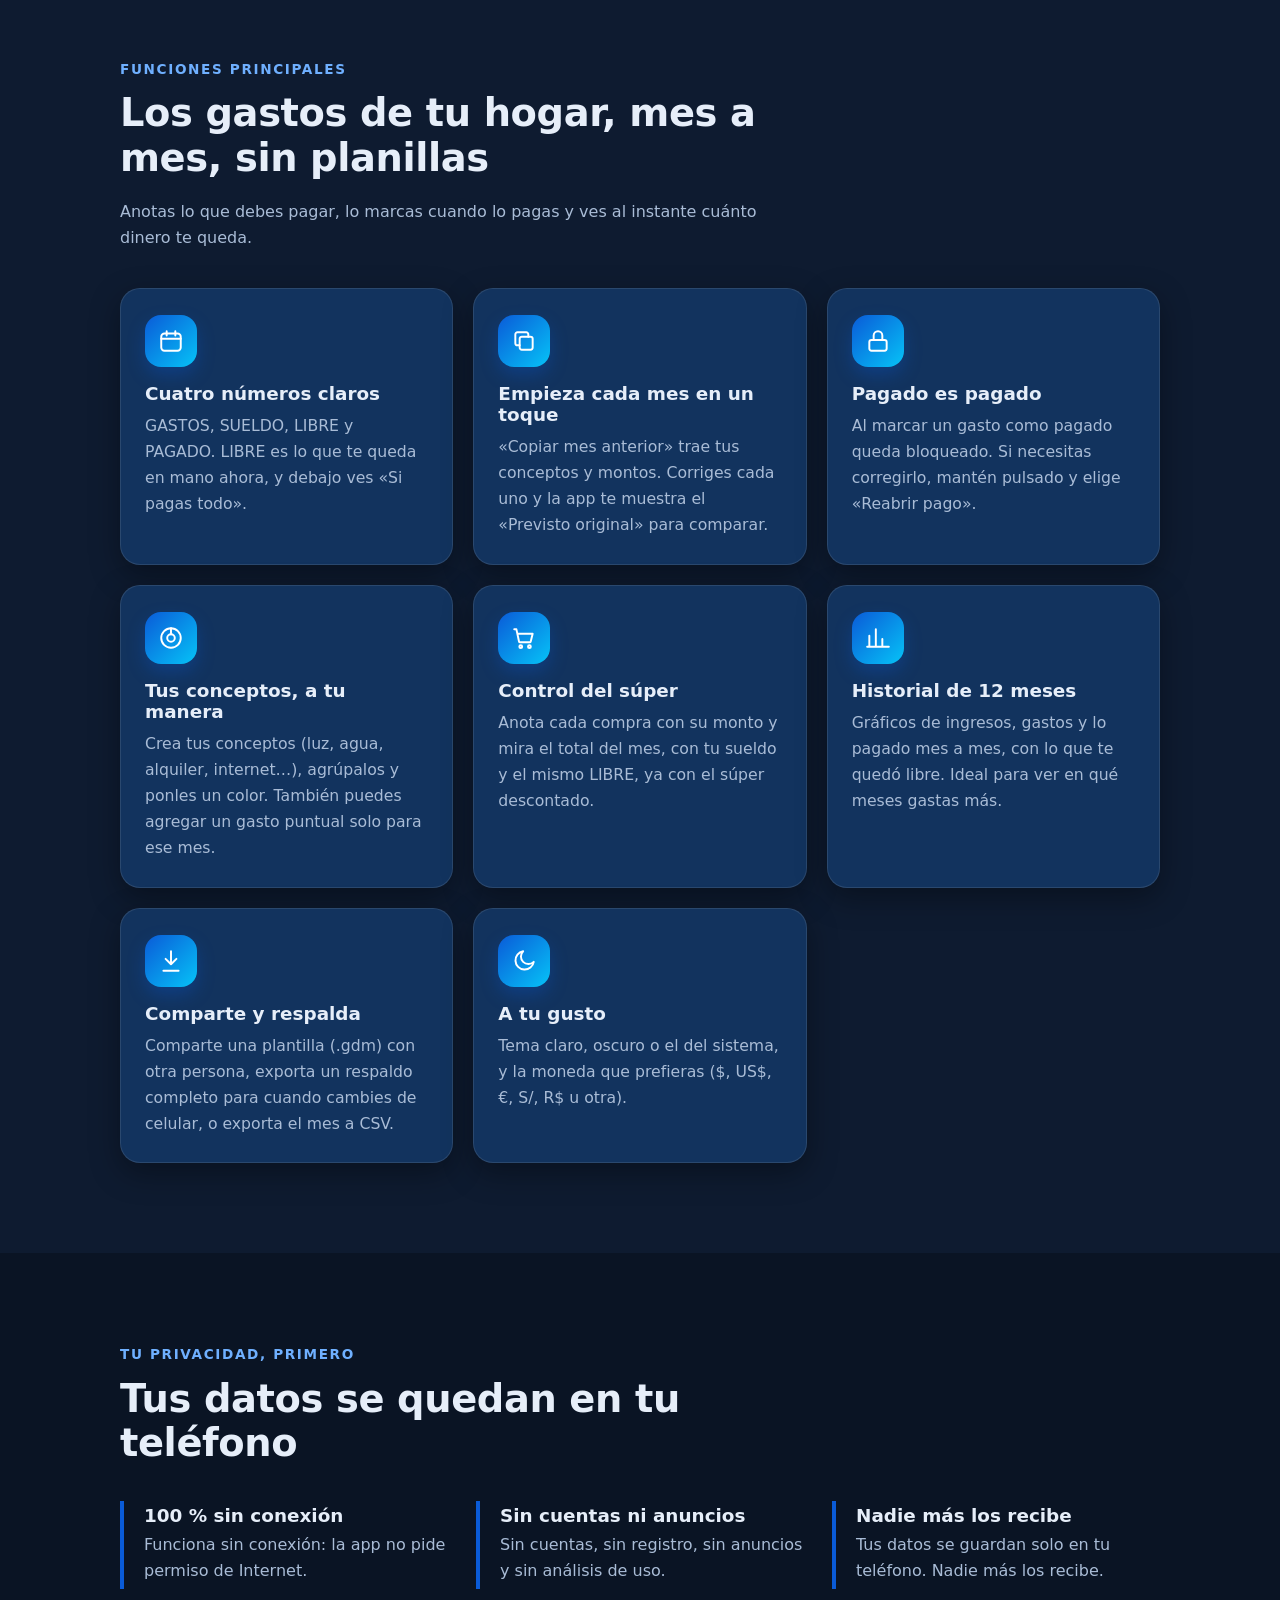
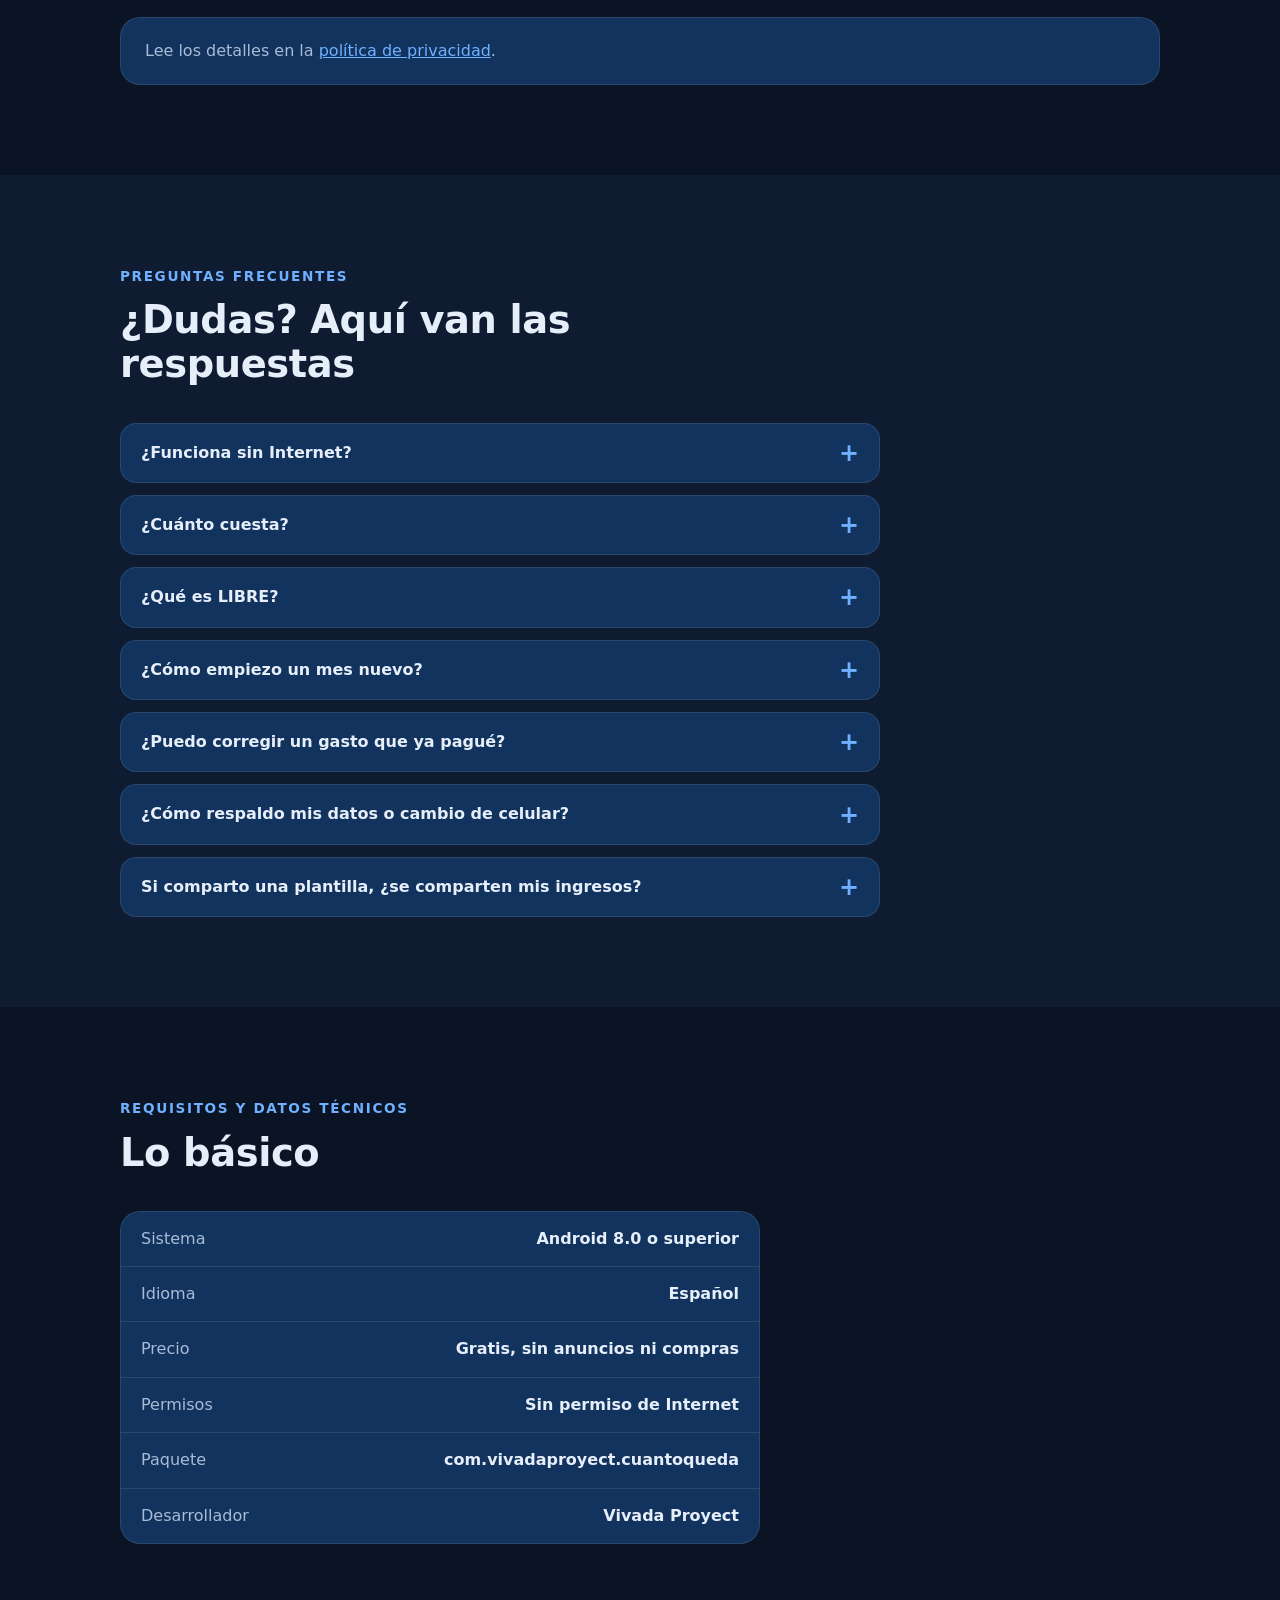
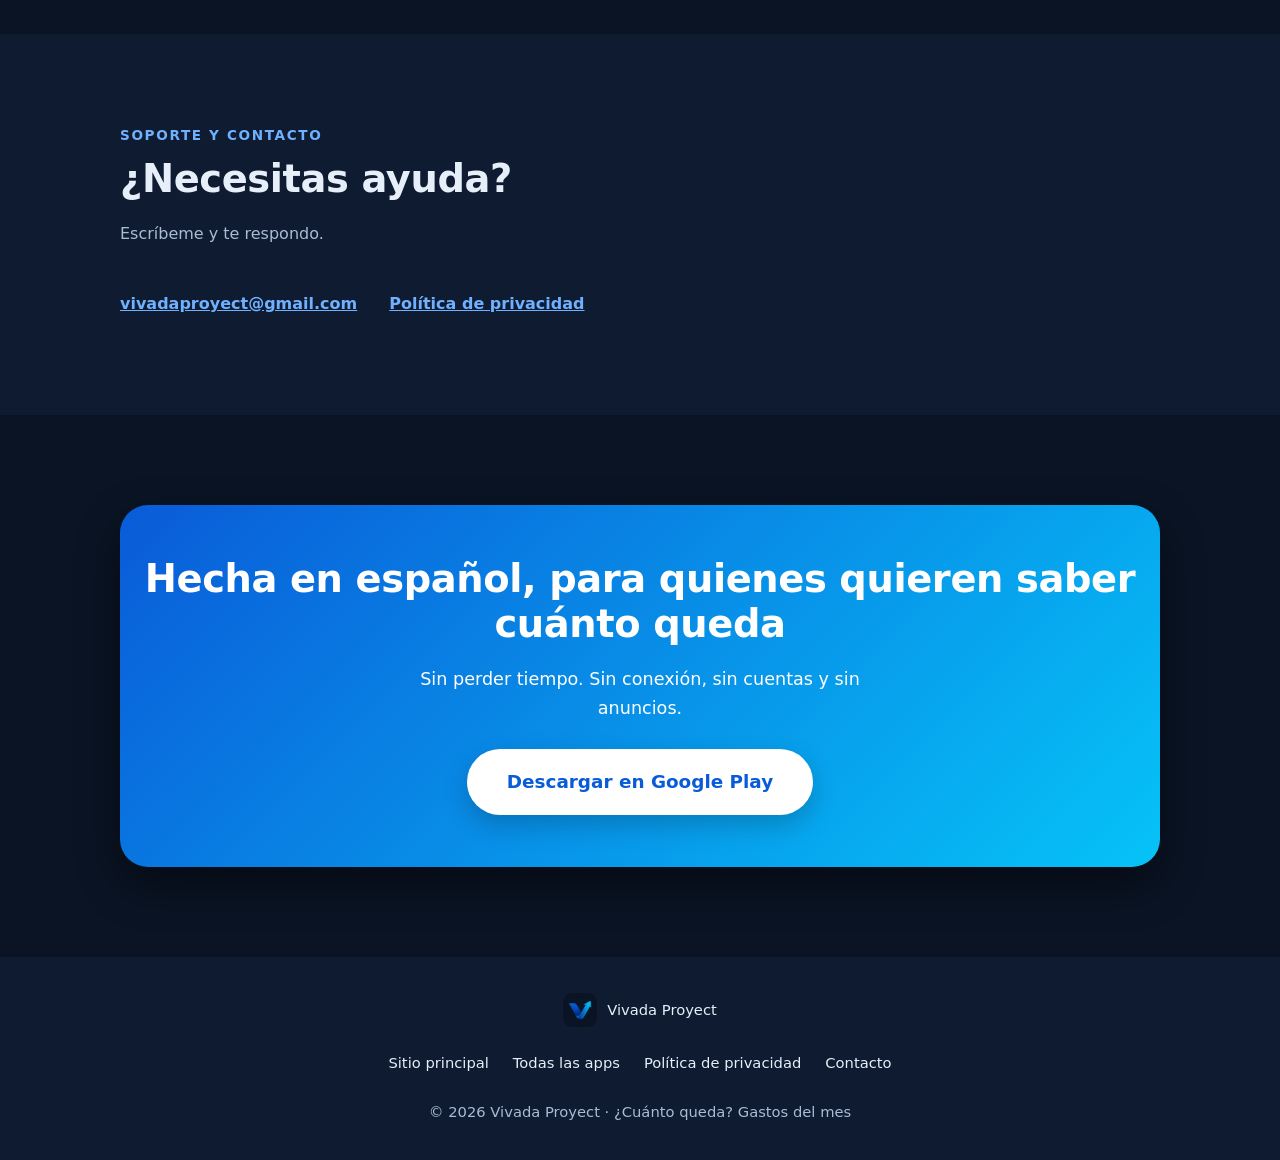
<file: app/cuantoqueda/index.html>
<!DOCTYPE html>
<html lang="es">
<head>
  <meta charset="utf-8">
  <meta name="viewport" content="width=device-width, initial-scale=1">
  <title>¿Cuánto queda? Gastos del mes | App de gastos del hogar para Android</title>
  <meta name="description" content="Anota tus gastos del mes y mira cuánto te queda. Sin conexión ni cuentas. Una app de Vivada Proyect para Android.">
  <meta name="theme-color" content="#0A1424">
  <link rel="canonical" href="https://vivadaproyect.com/app/cuantoqueda/">
  <link rel="icon" type="image/png" href="img/icono-192.png">
  <link rel="apple-touch-icon" href="img/icono-192.png">

  <!-- Open Graph / Twitter Card -->
  <meta property="og:type" content="website">
  <meta property="og:site_name" content="Vivada Proyect">
  <meta property="og:title" content="¿Cuánto queda? Gastos del mes">
  <meta property="og:description" content="Anota tus gastos del mes y mira cuánto te queda. Sin conexión ni cuentas.">
  <meta property="og:url" content="https://vivadaproyect.com/app/cuantoqueda/">
  <meta property="og:image" content="https://vivadaproyect.com/app/cuantoqueda/img/cuanto-queda-social.jpg">
  <meta property="og:image:width" content="1024">
  <meta property="og:image:height" content="500">
  <meta property="og:image:alt" content="¿Cuánto queda? Gastos del mes: sin conexión, sin cuentas, sin anuncios">
  <meta property="og:locale" content="es_LA">
  <meta name="twitter:card" content="summary_large_image">
  <meta name="twitter:title" content="¿Cuánto queda? Gastos del mes">
  <meta name="twitter:description" content="Anota tus gastos del mes y mira cuánto te queda. Sin conexión ni cuentas.">
  <meta name="twitter:image" content="https://vivadaproyect.com/app/cuantoqueda/img/cuanto-queda-social.jpg">

  <!-- Datos estructurados -->
  <script type="application/ld+json">
  {
    "@context": "https://schema.org",
    "@type": "MobileApplication",
    "name": "¿Cuánto queda? Gastos del mes",
    "description": "Anota tus gastos del mes y mira cuánto te queda. Sin conexión ni cuentas.",
    "operatingSystem": "ANDROID",
    "applicationCategory": "FinanceApplication",
    "inLanguage": "es",
    "url": "https://vivadaproyect.com/app/cuantoqueda/",
    "image": "https://vivadaproyect.com/app/cuantoqueda/img/icono-512.png",
    "screenshot": "https://vivadaproyect.com/app/cuantoqueda/img/captura-mes-720.webp",
    "downloadUrl": "https://play.google.com/store/apps/details?id=com.vivadaproyect.cuantoqueda",
    "installUrl": "https://play.google.com/store/apps/details?id=com.vivadaproyect.cuantoqueda",
    "offers": { "@type": "Offer", "price": "0", "priceCurrency": "USD" },
    "author": { "@type": "Organization", "name": "Vivada Proyect", "url": "https://vivadaproyect.com/" }
  }
  </script>

  <!-- Tema: oscuro por defecto, igual que el resto del sitio -->
  <script>
    (function () {
      var t = 'dark';
      try { var s = localStorage.getItem('vp-theme'); if (s === 'light' || s === 'dark') t = s; } catch (e) {}
      document.documentElement.setAttribute('data-theme', t);
    })();
  </script>

  <!-- Estilos compartidos con la página de Vivada Vault -->
  <link rel="stylesheet" href="../vault/styles.css">
</head>
<body>
  <a class="skip-link" href="#main">Saltar al contenido</a>

  <!-- ============ BARRA SUPERIOR ============ -->
  <header class="topbar">
    <div class="container topbar__inner">
      <a class="brand brand--nowrap" href="#inicio" aria-label="¿Cuánto queda?, ir al inicio">
        <img src="img/icono-192.png" alt="" width="34" height="34">
        <span>¿Cuánto queda?</span>
      </a>
      <nav class="topnav" aria-label="Secciones">
        <a href="/app/">Apps</a>
        <a href="#funciones">Funciones</a>
        <a href="#privacidad">Privacidad</a>
        <a href="#faq">Preguntas</a>
      </nav>
      <a class="btn btn--small btn--compact" href="https://play.google.com/store/apps/details?id=com.vivadaproyect.cuantoqueda" target="_blank" rel="noopener noreferrer">Google Play<span class="sr-only"> (se abre en una pestaña nueva)</span></a>
      <button class="theme-toggle" id="themeToggle" type="button" aria-label="Cambiar a modo claro">
        <svg class="i-moon" viewBox="0 0 24 24" width="22" height="22" fill="none" stroke="currentColor" stroke-width="1.8" stroke-linecap="round" stroke-linejoin="round" aria-hidden="true"><path d="M21 12.8A8.5 8.5 0 1 1 11.2 3a6.8 6.8 0 0 0 9.8 9.8Z"/></svg>
        <svg class="i-sun" viewBox="0 0 24 24" width="22" height="22" fill="none" stroke="currentColor" stroke-width="1.8" stroke-linecap="round" stroke-linejoin="round" aria-hidden="true"><circle cx="12" cy="12" r="4"/><path d="M12 2v2M12 20v2M4.9 4.9l1.4 1.4M17.7 17.7l1.4 1.4M2 12h2M20 12h2M4.9 19.1l1.4-1.4M17.7 6.3l1.4-1.4"/></svg>
      </button>
    </div>
  </header>

  <main id="main">
    <!-- ============ HERO ============ -->
    <section class="hero" id="inicio">
      <div class="hero__bg" aria-hidden="true"><span class="shape shape--1"></span><span class="shape shape--2"></span></div>
      <div class="container hero__inner">
        <p class="backlink"><a href="/app/">← Todas las apps</a></p>
        <img class="hero__icon" src="img/icono-512.png" alt="Ícono de ¿Cuánto queda?: un calendario con un signo de pesos y una marca de verificación" width="96" height="96">
        <p class="eyebrow">Gastos del mes · App para Android</p>
        <h1>¿Cuánto queda? <span class="grad-text">Gastos del mes</span></h1>
        <p class="lead">Anota tus gastos del mes y mira cuánto te queda. Sin conexión ni cuentas.</p>
        <a class="btn btn--big" href="https://play.google.com/store/apps/details?id=com.vivadaproyect.cuantoqueda" target="_blank" rel="noopener noreferrer">
          <svg viewBox="0 0 24 24" fill="currentColor" aria-hidden="true"><path d="M4.5 2.6a1.4 1.4 0 0 0-.5 1.1v16.600a1.400 1.400 0 0 0 .5 1.100l9.500-9.400-9.500-9.400Zm10.900 8.100 2.700-2.700L6.300 2.500l9.100 8.200Zm0 2.600-9.100 8.200 11.800-5.500-2.700-2.700Zm3.800-3.200-3 3 3 3 2.500-1.400a1.500 1.500 0 0 0 0-2.600l-2.500-2Z"/></svg>
          Disponible en Google Play<span class="sr-only"> (se abre en una pestaña nueva)</span>
        </a>
        <p class="hero__meta">Gratis · Sin anuncios · Hecha en español</p>
      </div>
    </section>

    <!-- ============ CAPTURAS ============ -->
    <section class="section" id="capturas" aria-labelledby="t-capturas">
      <div class="container">
        <header class="section__head">
          <p class="eyebrow">Así se ve</p>
          <h2 id="t-capturas">Sabe siempre cómo vas</h2>
          <p>Desliza para ver la app. Los datos de las capturas son de ejemplo.</p>
        </header>
        <div class="gallery" role="region" aria-label="Capturas de pantalla de la app" tabindex="0">
          <figure class="gallery__item">
            <img src="img/captura-mes-540.webp" srcset="img/captura-mes-360.webp 360w, img/captura-mes-540.webp 540w, img/captura-mes-720.webp 720w" sizes="(min-width: 720px) 220px, 62vw" width="540" height="1065" loading="lazy"
                 alt="Pantalla del mes de noviembre de 2026 con los totales GASTOS, SUELDO y LIBRE, la barra de lo pagado y la lista de gastos con casillas para marcarlos como pagados">
            <figcaption>El mes de un vistazo</figcaption>
          </figure>
          <figure class="gallery__item">
            <img src="img/captura-gasto-540.webp" srcset="img/captura-gasto-360.webp 360w, img/captura-gasto-540.webp 540w, img/captura-gasto-720.webp 720w" sizes="(min-width: 720px) 220px, 62vw" width="540" height="1065" loading="lazy"
                 alt="Ventana para corregir el monto de un gasto, con el valor previsto, el monto, una nota opcional y los botones Quitar de este mes y Guardar">
            <figcaption>Corrige cada monto</figcaption>
          </figure>
          <figure class="gallery__item">
            <img src="img/captura-super-540.webp" srcset="img/captura-super-360.webp 360w, img/captura-super-540.webp 540w, img/captura-super-720.webp 720w" sizes="(min-width: 720px) 220px, 62vw" width="540" height="1065" loading="lazy"
                 alt="Pantalla del súper con GASTOS SÚPER, SUELDO y LIBRE, y la lista de compras: verduras, carne, lácteos y limpieza">
            <figcaption>Control del súper</figcaption>
          </figure>
          <figure class="gallery__item">
            <img src="img/captura-historial-540.webp" srcset="img/captura-historial-360.webp 360w, img/captura-historial-540.webp 540w, img/captura-historial-720.webp 720w" sizes="(min-width: 720px) 220px, 62vw" width="540" height="1065" loading="lazy"
                 alt="Historial de los últimos 12 meses con gráficos de ingresos, gastos previstos y pagado, y el detalle del mes">
            <figcaption>Historial de 12 meses</figcaption>
          </figure>
        </div>
      </div>
    </section>

    <!-- ============ FUNCIONES ============ -->
    <section class="section section--alt" id="funciones" aria-labelledby="t-funciones">
      <div class="container">
        <header class="section__head">
          <p class="eyebrow">Funciones principales</p>
          <h2 id="t-funciones">Los gastos de tu hogar, mes a mes, sin planillas</h2>
          <p>Anotas lo que debes pagar, lo marcas cuando lo pagas y ves al instante cuánto dinero te queda.</p>
        </header>
        <div class="grid grid--features">
          <article class="card">
            <div class="icon" aria-hidden="true"><svg viewBox="0 0 24 24" fill="none" stroke="currentColor" stroke-width="1.8" stroke-linecap="round" stroke-linejoin="round"><rect x="3" y="5" width="18" height="16" rx="3"/><path d="M3 10h18M8 3v4M16 3v4"/></svg></div>
            <h3>Cuatro números claros</h3>
            <p>GASTOS, SUELDO, LIBRE y PAGADO. LIBRE es lo que te queda en mano ahora, y debajo ves «Si pagas todo».</p>
          </article>
          <article class="card">
            <div class="icon" aria-hidden="true"><svg viewBox="0 0 24 24" fill="none" stroke="currentColor" stroke-width="1.8" stroke-linecap="round" stroke-linejoin="round"><rect x="8" y="8" width="12" height="12" rx="2"/><path d="M16 8V6a2 2 0 0 0-2-2H6a2 2 0 0 0-2 2v8a2 2 0 0 0 2 2h2"/></svg></div>
            <h3>Empieza cada mes en un toque</h3>
            <p>«Copiar mes anterior» trae tus conceptos y montos. Corriges cada uno y la app te muestra el «Previsto original» para comparar.</p>
          </article>
          <article class="card">
            <div class="icon" aria-hidden="true"><svg viewBox="0 0 24 24" fill="none" stroke="currentColor" stroke-width="1.8" stroke-linecap="round" stroke-linejoin="round"><rect x="4" y="11" width="16" height="10" rx="2"/><path d="M8 11V7a4 4 0 0 1 8 0v4"/></svg></div>
            <h3>Pagado es pagado</h3>
            <p>Al marcar un gasto como pagado queda bloqueado. Si necesitas corregirlo, mantén pulsado y elige «Reabrir pago».</p>
          </article>
          <article class="card">
            <div class="icon" aria-hidden="true"><svg viewBox="0 0 24 24" fill="none" stroke="currentColor" stroke-width="1.8" stroke-linecap="round" stroke-linejoin="round"><circle cx="12" cy="12" r="9"/><circle cx="12" cy="12" r="3.500"/><path d="M12 3v5.500"/></svg></div>
            <h3>Tus conceptos, a tu manera</h3>
            <p>Crea tus conceptos (luz, agua, alquiler, internet…), agrúpalos y ponles un color. También puedes agregar un gasto puntual solo para ese mes.</p>
          </article>
          <article class="card">
            <div class="icon" aria-hidden="true"><svg viewBox="0 0 24 24" fill="none" stroke="currentColor" stroke-width="1.8" stroke-linecap="round" stroke-linejoin="round"><path d="M3 4h2l2.400 11.200a1 1 0 0 0 1 .8h8.800a1 1 0 0 0 1-.8L20 8H6"/><circle cx="9" cy="20" r="1.300"/><circle cx="17" cy="20" r="1.300"/></svg></div>
            <h3>Control del súper</h3>
            <p>Anota cada compra con su monto y mira el total del mes, con tu sueldo y el mismo LIBRE, ya con el súper descontado.</p>
          </article>
          <article class="card">
            <div class="icon" aria-hidden="true"><svg viewBox="0 0 24 24" fill="none" stroke="currentColor" stroke-width="1.8" stroke-linecap="round" stroke-linejoin="round"><path d="M4 20V10M10 20V4M16 20v-7M22 20H2"/></svg></div>
            <h3>Historial de 12 meses</h3>
            <p>Gráficos de ingresos, gastos y lo pagado mes a mes, con lo que te quedó libre. Ideal para ver en qué meses gastas más.</p>
          </article>
          <article class="card">
            <div class="icon" aria-hidden="true"><svg viewBox="0 0 24 24" fill="none" stroke="currentColor" stroke-width="1.8" stroke-linecap="round" stroke-linejoin="round"><path d="M12 3v12M7 10l5 5 5-5M5 21h14"/></svg></div>
            <h3>Comparte y respalda</h3>
            <p>Comparte una plantilla (.gdm) con otra persona, exporta un respaldo completo para cuando cambies de celular, o exporta el mes a CSV.</p>
          </article>
          <article class="card">
            <div class="icon" aria-hidden="true"><svg viewBox="0 0 24 24" fill="none" stroke="currentColor" stroke-width="1.8" stroke-linecap="round" stroke-linejoin="round"><path d="M21 12.800A8.500 8.500 0 1 1 11.200 3a6.800 6.800 0 0 0 9.800 9.800Z"/></svg></div>
            <h3>A tu gusto</h3>
            <p>Tema claro, oscuro o el del sistema, y la moneda que prefieras ($, US$, €, S/, R$ u otra).</p>
          </article>
        </div>
      </div>
    </section>

    <!-- ============ PRIVACIDAD ============ -->
    <section class="section" id="privacidad" aria-labelledby="t-privacidad">
      <div class="container">
        <header class="section__head">
          <p class="eyebrow">Tu privacidad, primero</p>
          <h2 id="t-privacidad">Tus datos se quedan en tu teléfono</h2>
        </header>
        <div class="explain">
          <article>
            <h3>100 % sin conexión</h3>
            <p>Funciona sin conexión: la app no pide permiso de Internet.</p>
          </article>
          <article>
            <h3>Sin cuentas ni anuncios</h3>
            <p>Sin cuentas, sin registro, sin anuncios y sin análisis de uso.</p>
          </article>
          <article>
            <h3>Nadie más los recibe</h3>
            <p>Tus datos se guardan solo en tu teléfono. Nadie más los recibe.</p>
          </article>
        </div>
        <div class="notice">
          <p>Lee los detalles en la <a href="/cuantoqueda/privacidad.html">política de privacidad</a>.</p>
        </div>
      </div>
    </section>

    <!-- ============ FAQ ============ -->
    <section class="section section--alt" id="faq" aria-labelledby="t-faq">
      <div class="container">
        <header class="section__head">
          <p class="eyebrow">Preguntas frecuentes</p>
          <h2 id="t-faq">¿Dudas? Aquí van las respuestas</h2>
        </header>
        <div class="faq">
          <details>
            <summary>¿Funciona sin Internet?</summary>
            <p>Sí. Funciona 100 % sin conexión: la app no pide permiso de Internet.</p>
          </details>
          <details>
            <summary>¿Cuánto cuesta?</summary>
            <p>Es gratis, sin anuncios ni compras dentro de la app.</p>
          </details>
          <details>
            <summary>¿Qué es LIBRE?</summary>
            <p>Es lo que te queda en mano ahora: tu sueldo menos lo que ya pagaste y lo que llevas gastado en el súper. Baja cuando marcas un gasto como pagado o anotas una compra del súper, y vuelve a subir si reabres un pago.</p>
          </details>
          <details>
            <summary>¿Cómo empiezo un mes nuevo?</summary>
            <p>Con «Copiar mes anterior» traes tus conceptos y montos del mes pasado como punto de partida. Luego corriges cada monto con lo que realmente gastaste.</p>
          </details>
          <details>
            <summary>¿Puedo corregir un gasto que ya pagué?</summary>
            <p>Sí. Al marcar un gasto como pagado queda bloqueado para que no cambie por error. Para corregirlo, mantén pulsado y elige «Reabrir pago».</p>
          </details>
          <details>
            <summary>¿Cómo respaldo mis datos o cambio de celular?</summary>
            <p>Puedes exportar un respaldo completo y restaurarlo cuando cambies de celular. También puedes exportar el mes a CSV para abrirlo en tu planilla.</p>
          </details>
          <details>
            <summary>Si comparto una plantilla, ¿se comparten mis ingresos?</summary>
            <p>No, salvo que tú lo elijas. Quien recibe la plantilla (un archivo .gdm) obtiene su propia copia, sin mezclar nada con sus datos.</p>
          </details>
        </div>
      </div>
    </section>

    <!-- ============ REQUISITOS ============ -->
    <section class="section" id="requisitos" aria-labelledby="t-requisitos">
      <div class="container">
        <header class="section__head">
          <p class="eyebrow">Requisitos y datos técnicos</p>
          <h2 id="t-requisitos">Lo básico</h2>
        </header>
        <dl class="specs">
          <div><dt>Sistema</dt><dd>Android 8.0 o superior</dd></div>
          <div><dt>Idioma</dt><dd>Español</dd></div>
          <div><dt>Precio</dt><dd>Gratis, sin anuncios ni compras</dd></div>
          <div><dt>Permisos</dt><dd>Sin permiso de Internet</dd></div>
          <div><dt>Paquete</dt><dd>com.vivadaproyect.cuantoqueda</dd></div>
          <div><dt>Desarrollador</dt><dd>Vivada Proyect</dd></div>
        </dl>
      </div>
    </section>

    <!-- ============ SOPORTE ============ -->
    <section class="section section--alt" id="soporte" aria-labelledby="t-soporte">
      <div class="container">
        <header class="section__head">
          <p class="eyebrow">Soporte y contacto</p>
          <h2 id="t-soporte">¿Necesitas ayuda?</h2>
          <p>Escríbeme y te respondo.</p>
        </header>
        <ul class="contact-list">
          <li><a href="mailto:vivadaproyect@gmail.com">vivadaproyect@gmail.com</a></li>
          <li><a href="/cuantoqueda/privacidad.html">Política de privacidad</a></li>
        </ul>
      </div>
    </section>

    <!-- ============ CIERRE ============ -->
    <section class="section">
      <div class="container">
        <div class="cta">
          <h2>Hecha en español, para quienes quieren saber cuánto queda</h2>
          <p>Sin perder tiempo. Sin conexión, sin cuentas y sin anuncios.</p>
          <a class="btn btn--light btn--big" href="https://play.google.com/store/apps/details?id=com.vivadaproyect.cuantoqueda" target="_blank" rel="noopener noreferrer">Descargar en Google Play<span class="sr-only"> (se abre en una pestaña nueva)</span></a>
        </div>
      </div>
    </section>
  </main>

  <!-- ============ FOOTER ============ -->
  <footer class="footer">
    <div class="container footer__inner">
      <a class="brand" href="/" aria-label="Vivada Proyect, ir al sitio principal">
        <img src="../vault/img/icono-192.png" alt="" width="34" height="34" loading="lazy">
        <span>Vivada Proyect</span>
      </a>
      <ul>
        <li><a href="/">Sitio principal</a></li>
        <li><a href="/app/">Todas las apps</a></li>
        <li><a href="/cuantoqueda/privacidad.html">Política de privacidad</a></li>
        <li><a href="mailto:vivadaproyect@gmail.com">Contacto</a></li>
      </ul>
      <p>© 2026 Vivada Proyect · ¿Cuánto queda? Gastos del mes</p>
    </div>
  </footer>

  <script>
    // Botón de tema claro/oscuro (comparte la preferencia con el resto del sitio)
    (function () {
      var root = document.documentElement, btn = document.getElementById('themeToggle'), meta = document.querySelector('meta[name="theme-color"]');
      function apply(t) {
        root.setAttribute('data-theme', t);
        btn.setAttribute('aria-label', t === 'dark' ? 'Cambiar a modo claro' : 'Cambiar a modo oscuro');
        if (meta) meta.setAttribute('content', t === 'dark' ? '#0A1424' : '#EEF3FA');
      }
      apply(root.getAttribute('data-theme') === 'light' ? 'light' : 'dark');
      btn.addEventListener('click', function () {
        var next = root.getAttribute('data-theme') === 'dark' ? 'light' : 'dark';
        apply(next);
        try { localStorage.setItem('vp-theme', next); } catch (e) {}
      });
    })();
  </script>
</body>
</html>
</file>
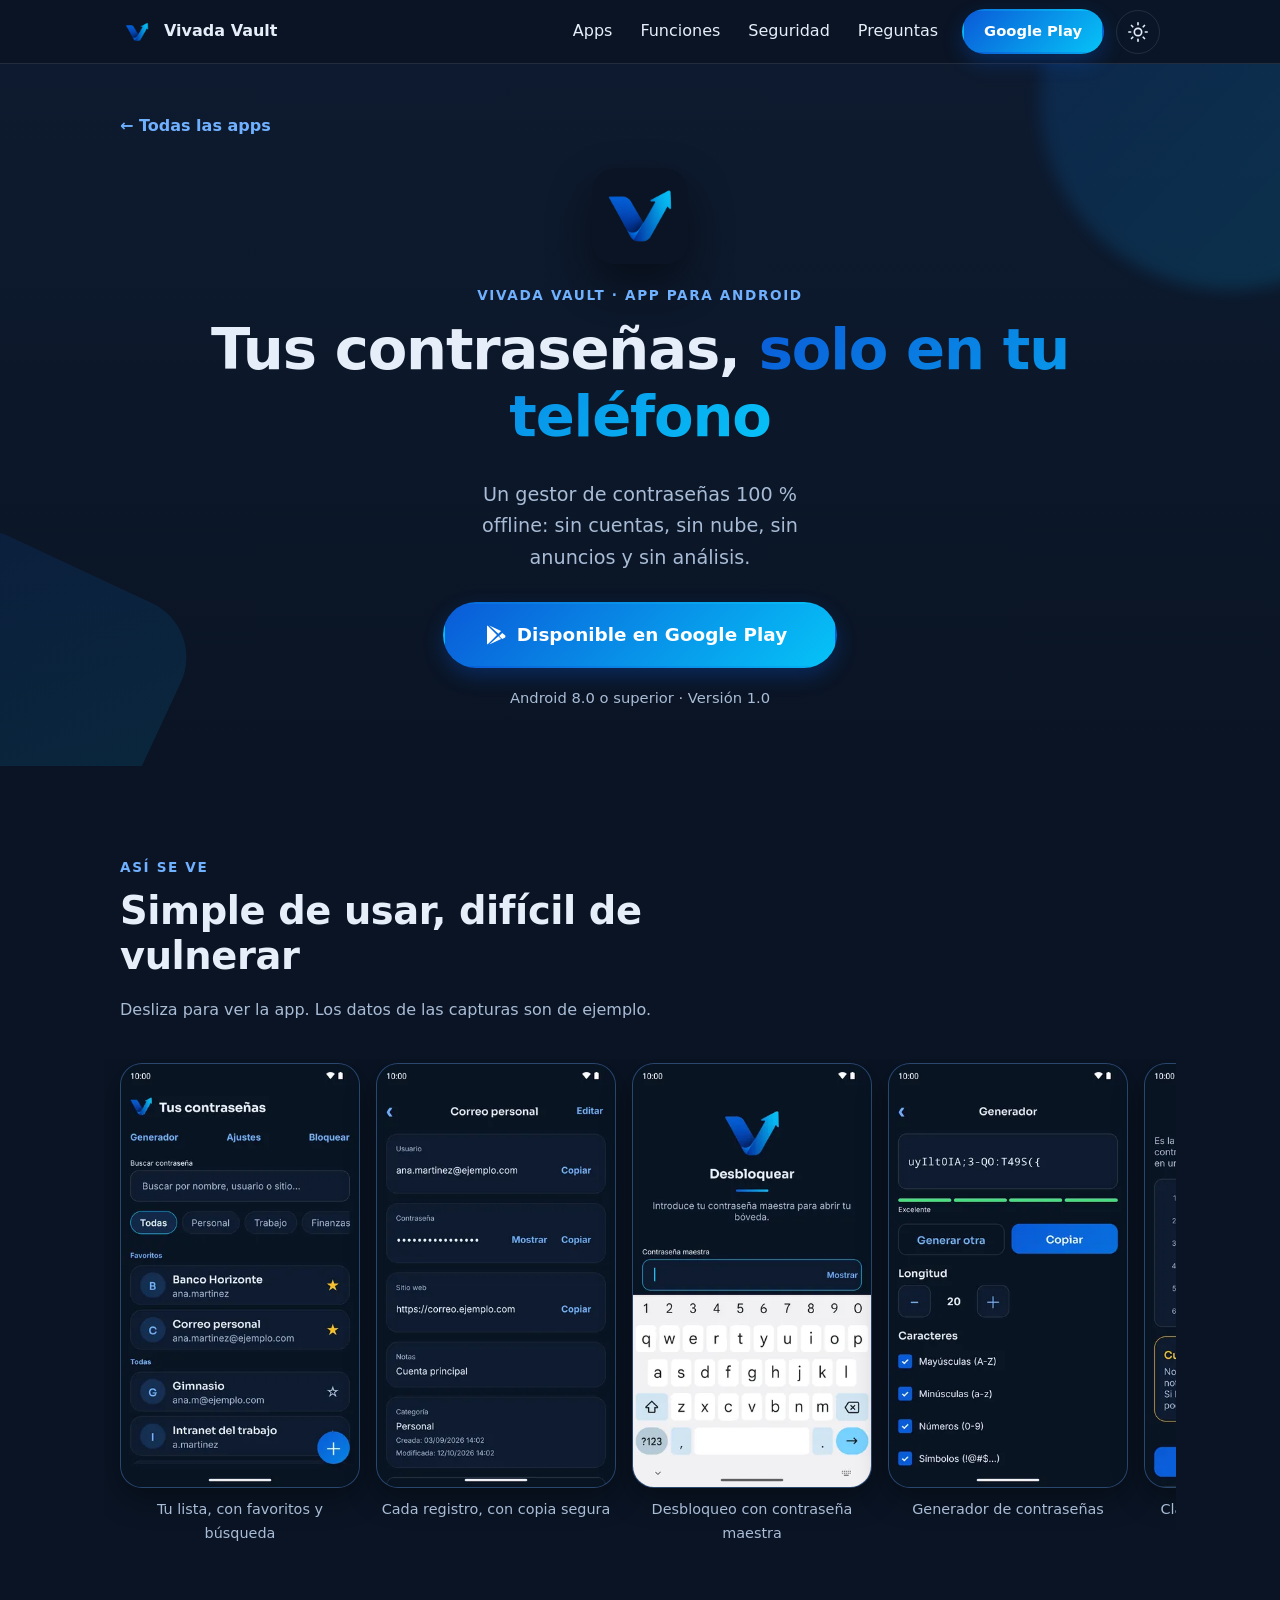
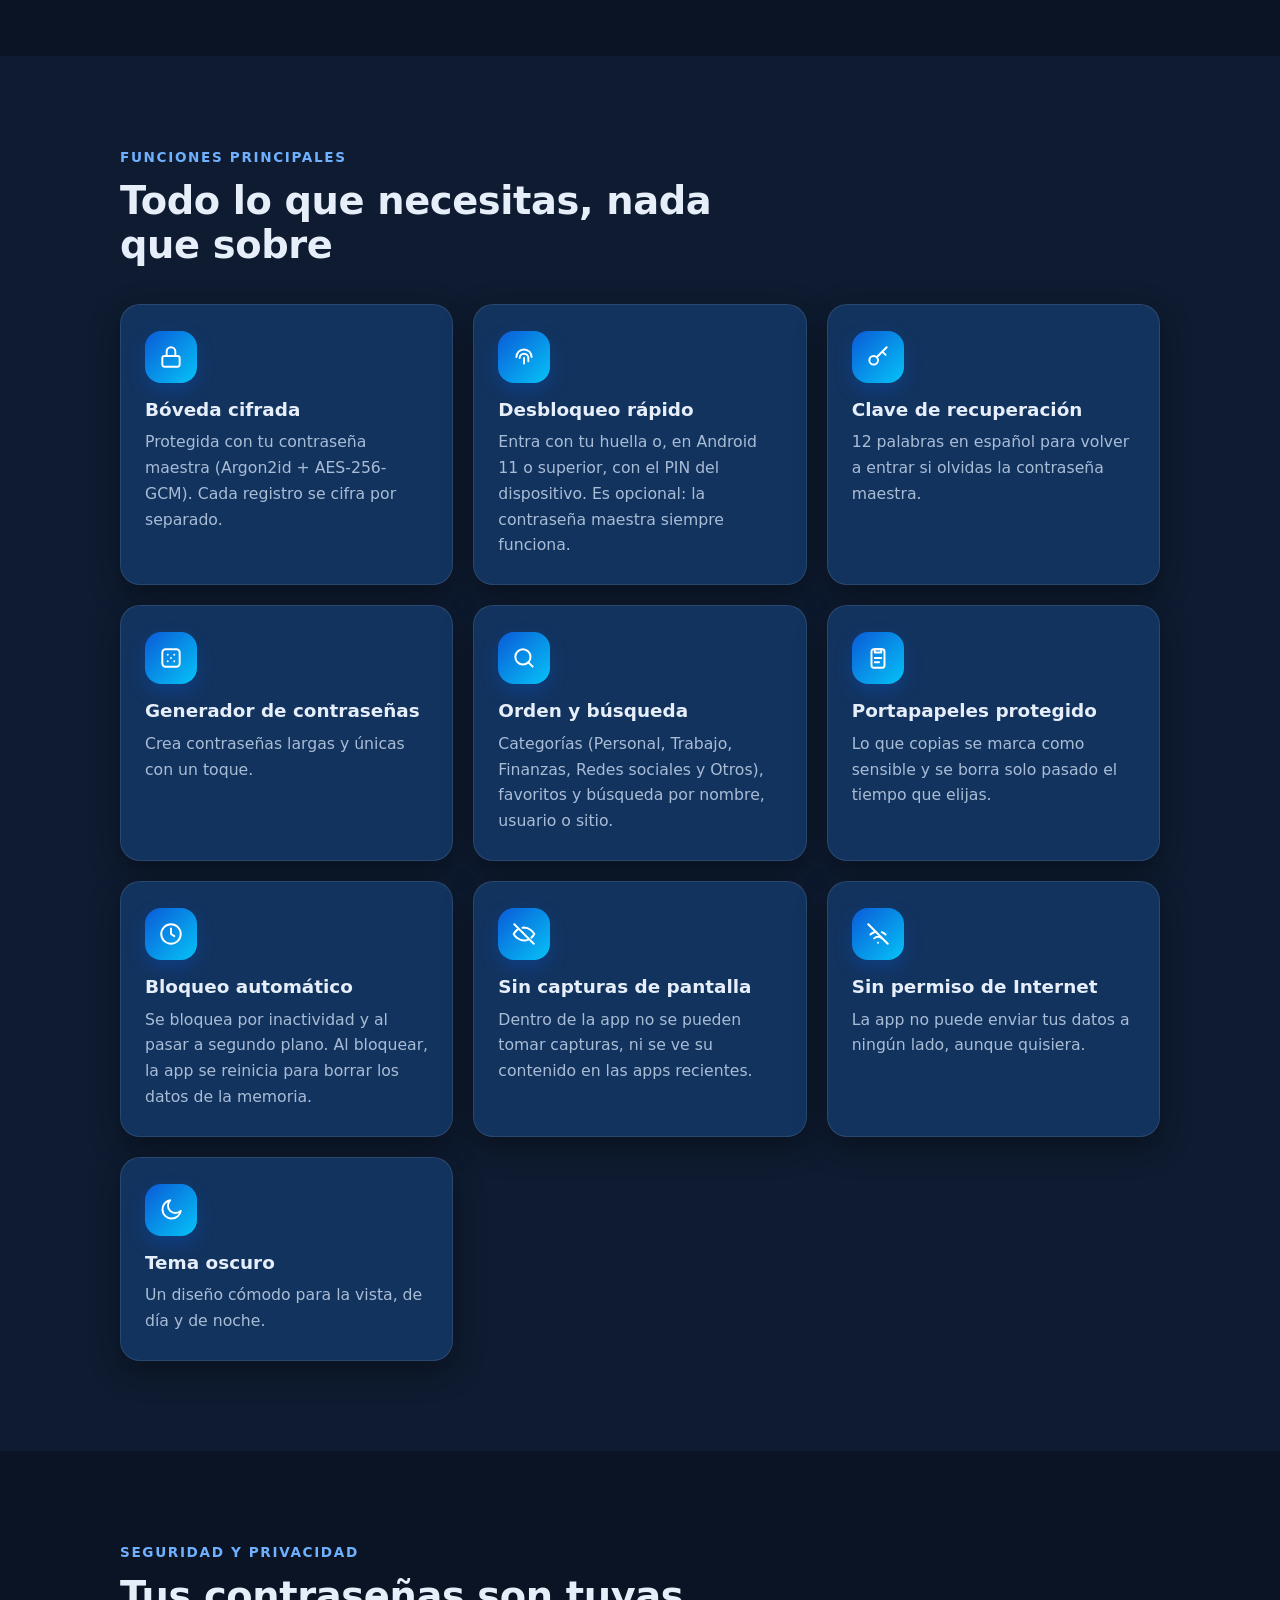
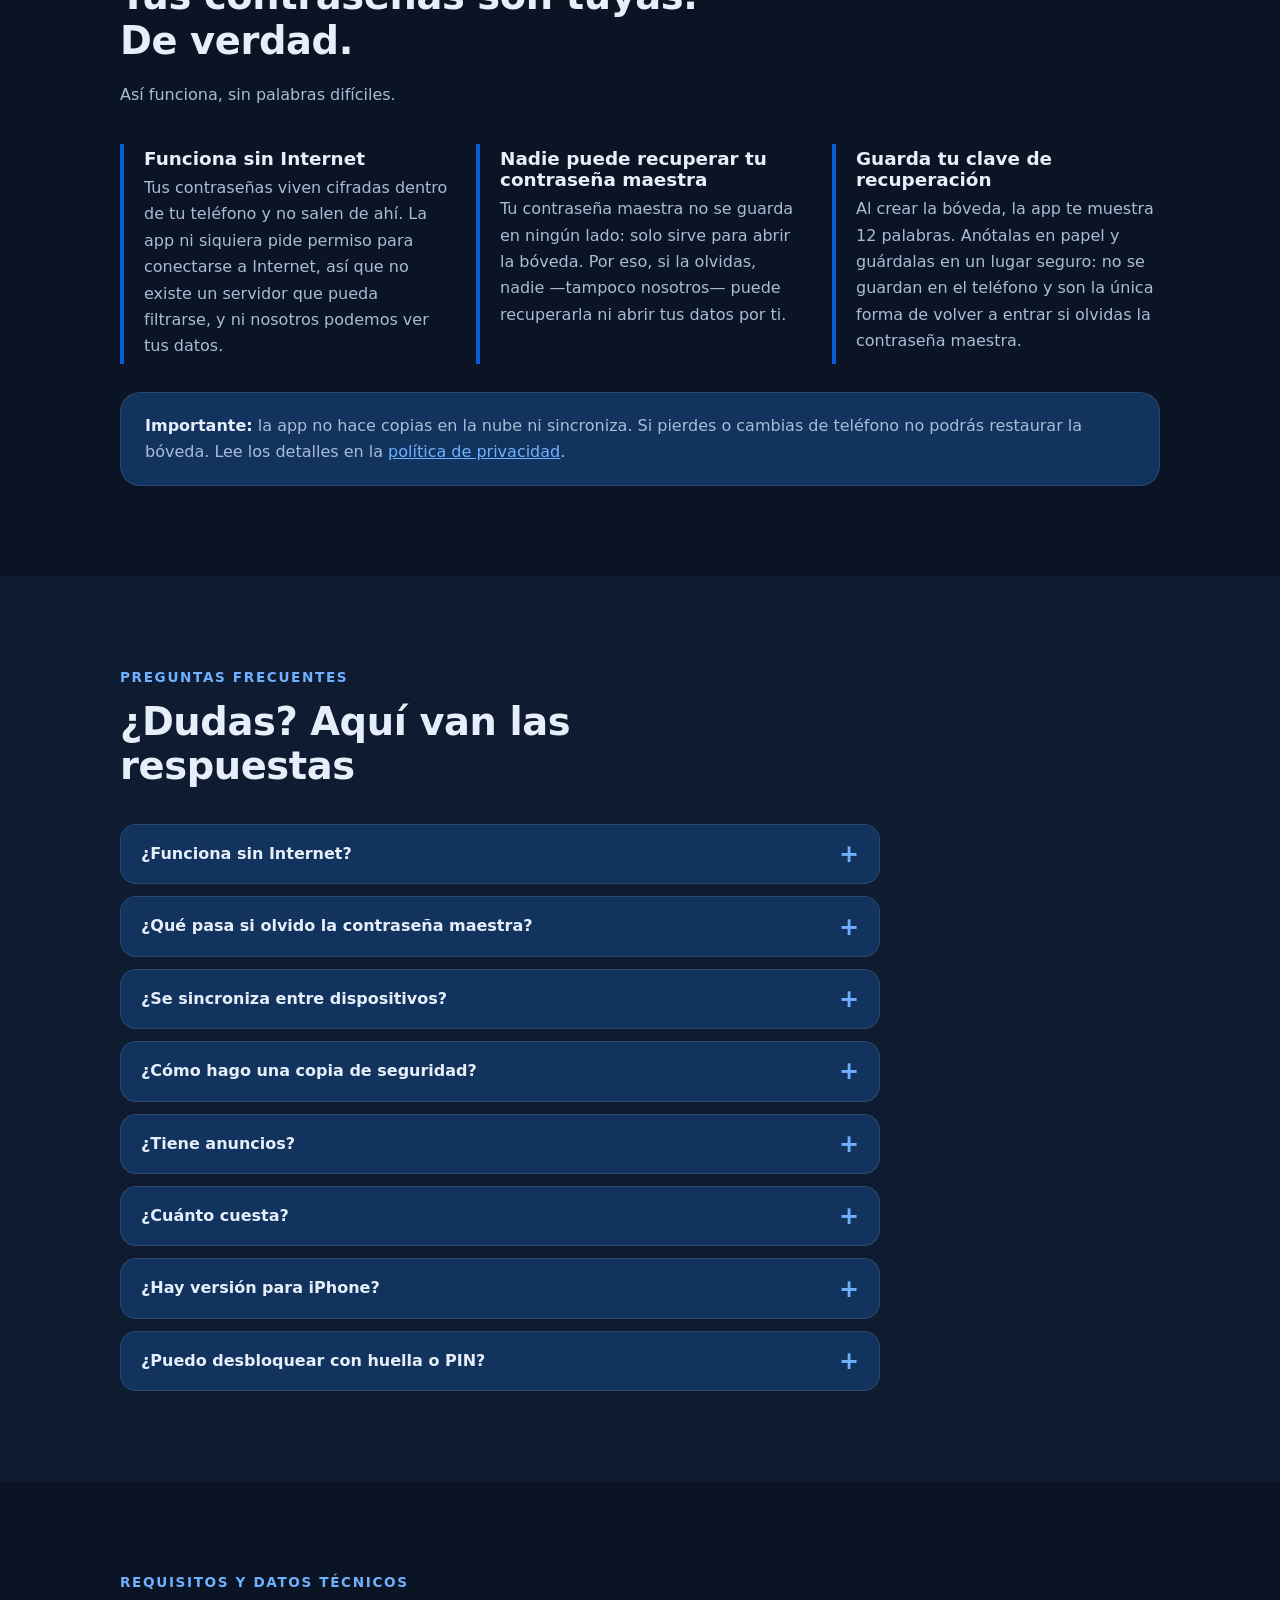
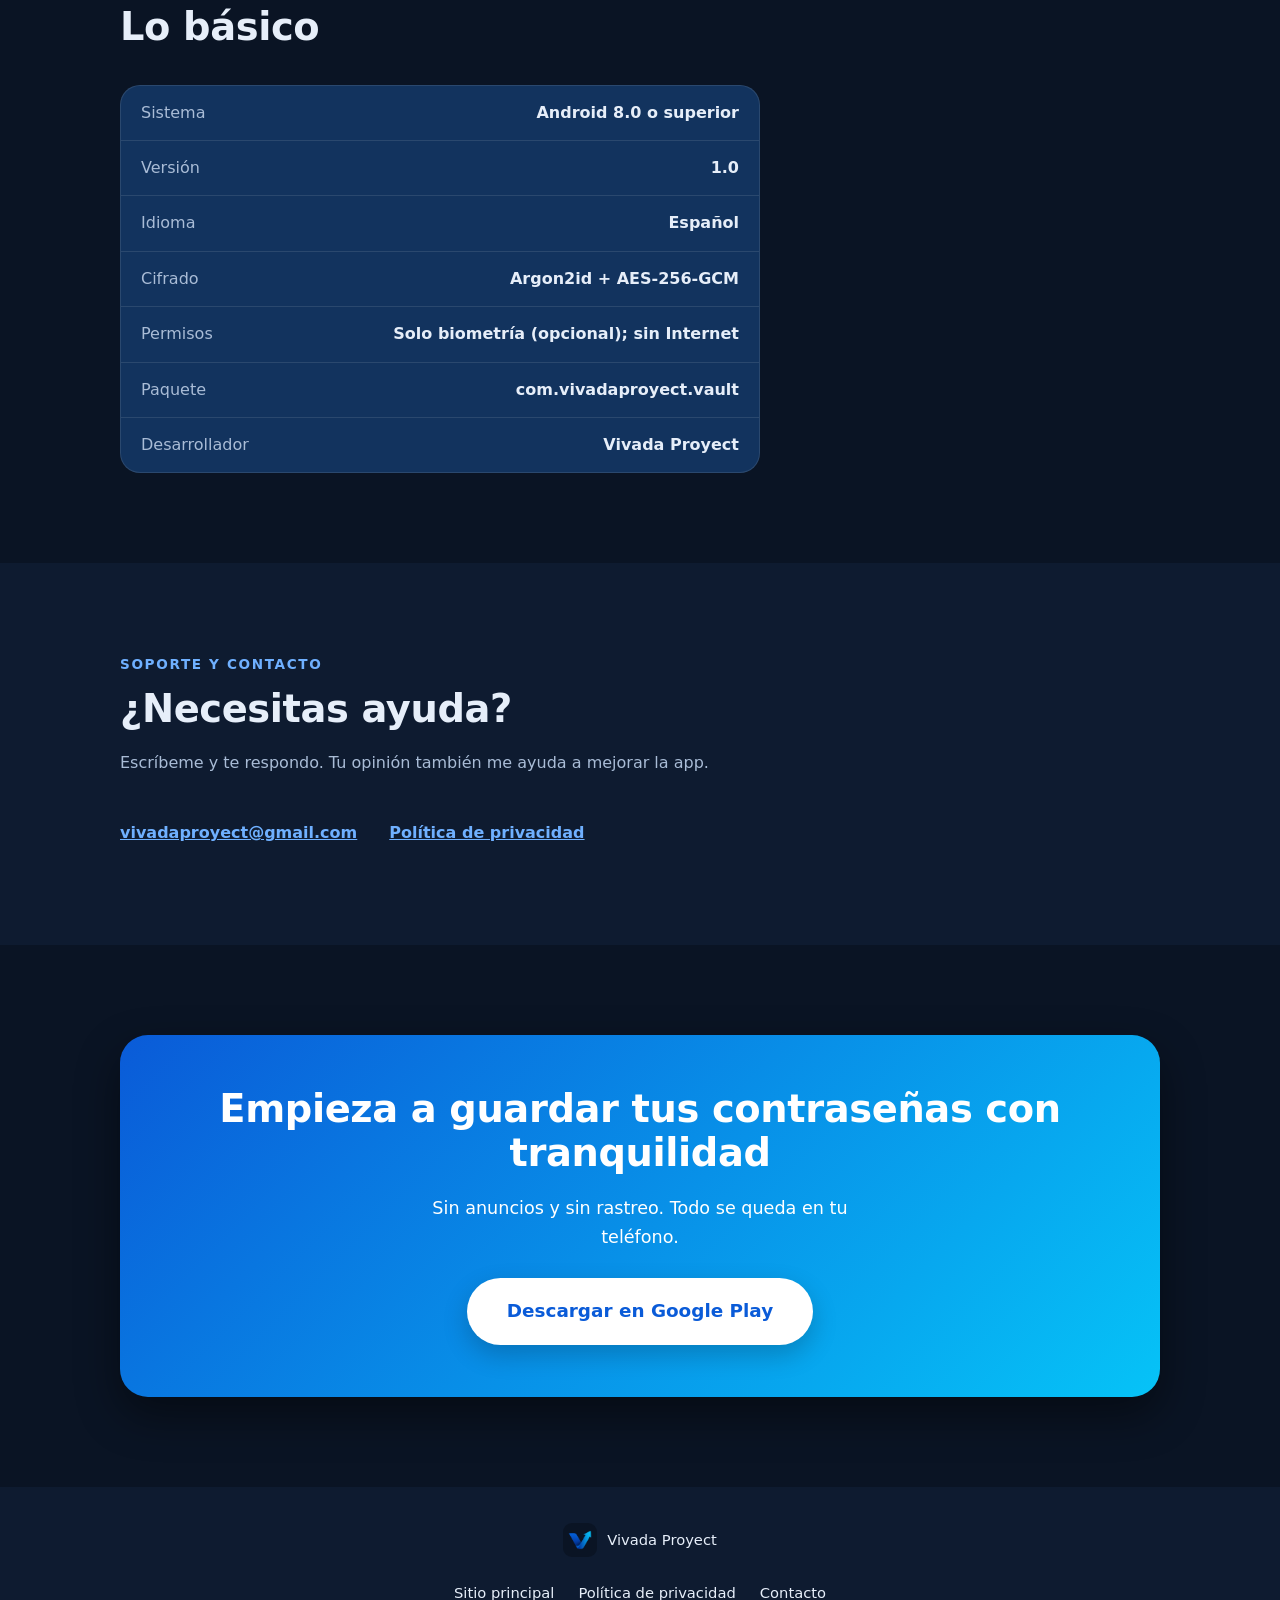
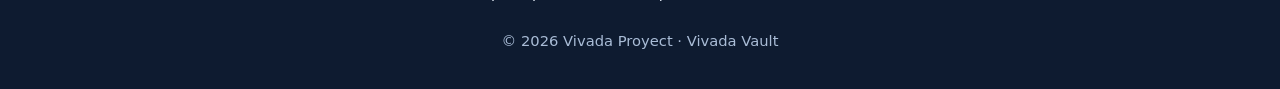
<file: app/vault/index.html>
<!DOCTYPE html>
<html lang="es">
<head>
  <meta charset="utf-8">
  <meta name="viewport" content="width=device-width, initial-scale=1">
  <title>Vivada Vault | Gestor de contraseñas sin nube para Android</title>
  <meta name="description" content="Vivada Vault guarda tus contraseñas cifradas solo en tu teléfono. Sin cuentas, sin nube, sin anuncios y sin permiso de Internet. Disponible en Google Play para Android.">
  <meta name="theme-color" content="#0A1424">
  <link rel="canonical" href="https://vivadaproyect.com/app/vault/">
  <link rel="icon" type="image/png" href="img/icono-192.png">
  <link rel="apple-touch-icon" href="img/icono-192.png">

  <!-- Open Graph / Twitter Card -->
  <meta property="og:type" content="website">
  <meta property="og:site_name" content="Vivada Proyect">
  <meta property="og:title" content="Vivada Vault | Tus contraseñas, solo en tu teléfono">
  <meta property="og:description" content="Gestor de contraseñas para Android 100 % offline: sin cuentas, sin nube, sin anuncios y sin análisis.">
  <meta property="og:url" content="https://vivadaproyect.com/app/vault/">
  <meta property="og:image" content="https://vivadaproyect.com/app/vault/img/vivada-vault-social.jpg">
  <meta property="og:image:width" content="1200">
  <meta property="og:image:height" content="630">
  <meta property="og:image:alt" content="Vivada Vault, ya disponible en Google Play: tus contraseñas, guardadas solo en tu teléfono">
  <meta property="og:locale" content="es_LA">
  <meta name="twitter:card" content="summary_large_image">
  <meta name="twitter:title" content="Vivada Vault | Tus contraseñas, solo en tu teléfono">
  <meta name="twitter:description" content="Gestor de contraseñas para Android 100 % offline: sin cuentas, sin nube, sin anuncios y sin análisis.">
  <meta name="twitter:image" content="https://vivadaproyect.com/app/vault/img/vivada-vault-social.jpg">

  <!-- Datos estructurados -->
  <script type="application/ld+json">
  {
    "@context": "https://schema.org",
    "@type": "MobileApplication",
    "name": "Vivada Vault",
    "description": "Gestor de contraseñas para Android 100 % offline: bóveda cifrada en el teléfono, sin cuentas, sin nube, sin anuncios y sin análisis.",
    "operatingSystem": "ANDROID",
    "applicationCategory": "UtilitiesApplication",
    "softwareVersion": "1.0",
    "inLanguage": "es",
    "url": "https://vivadaproyect.com/app/vault/",
    "downloadUrl": "https://play.google.com/store/apps/details?id=com.vivadaproyect.vault",
    "installUrl": "https://play.google.com/store/apps/details?id=com.vivadaproyect.vault",
    "image": "https://vivadaproyect.com/app/vault/img/icono-512.png",
    "screenshot": "https://vivadaproyect.com/app/vault/img/captura-lista-720.webp",
    "offers": { "@type": "Offer", "price": "0", "priceCurrency": "USD" },
    "author": { "@type": "Organization", "name": "Vivada Proyect", "url": "https://vivadaproyect.com/" }
  }
  </script>

  <!-- Tema: oscuro por defecto, igual que el sitio principal. Se aplica antes de pintar para evitar parpadeos. -->
  <script>
    (function () {
      var t = 'dark';
      try { var s = localStorage.getItem('vp-theme'); if (s === 'light' || s === 'dark') t = s; } catch (e) {}
      document.documentElement.setAttribute('data-theme', t);
    })();
  </script>

  <link rel="stylesheet" href="styles.css">
</head>
<body>
  <a class="skip-link" href="#main">Saltar al contenido</a>

  <!-- ============ BARRA SUPERIOR ============ -->
  <header class="topbar">
    <div class="container topbar__inner">
      <a class="brand" href="#inicio" aria-label="Vivada Vault, ir al inicio">
        <img src="img/icono-192.png" alt="" width="34" height="34">
        <span>Vivada Vault</span>
      </a>
      <nav class="topnav" aria-label="Secciones">
        <a href="/app/">Apps</a>
        <a href="#funciones">Funciones</a>
        <a href="#seguridad">Seguridad</a>
        <a href="#faq">Preguntas</a>
      </nav>
      <a class="btn btn--small" href="https://play.google.com/store/apps/details?id=com.vivadaproyect.vault" target="_blank" rel="noopener noreferrer">Google Play<span class="sr-only"> (se abre en una pestaña nueva)</span></a>
      <button class="theme-toggle" id="themeToggle" type="button" aria-label="Cambiar a modo claro">
        <svg class="i-moon" viewBox="0 0 24 24" width="22" height="22" fill="none" stroke="currentColor" stroke-width="1.8" stroke-linecap="round" stroke-linejoin="round" aria-hidden="true"><path d="M21 12.8A8.5 8.5 0 1 1 11.2 3a6.8 6.8 0 0 0 9.8 9.8Z"/></svg>
        <svg class="i-sun" viewBox="0 0 24 24" width="22" height="22" fill="none" stroke="currentColor" stroke-width="1.8" stroke-linecap="round" stroke-linejoin="round" aria-hidden="true"><circle cx="12" cy="12" r="4"/><path d="M12 2v2M12 20v2M4.9 4.9l1.4 1.4M17.7 17.7l1.4 1.4M2 12h2M20 12h2M4.9 19.1l1.4-1.4M17.7 6.3l1.4-1.4"/></svg>
      </button>
    </div>
  </header>

  <main id="main">
    <!-- ============ HERO ============ -->
    <section class="hero" id="inicio">
      <div class="hero__bg" aria-hidden="true"><span class="shape shape--1"></span><span class="shape shape--2"></span></div>
      <div class="container hero__inner">
        <p class="backlink"><a href="/app/">← Todas las apps</a></p>
        <img class="hero__icon" src="img/icono-512.png" alt="Ícono de Vivada Vault: una V azul con una flecha ascendente" width="96" height="96">
        <p class="eyebrow">Vivada Vault · App para Android</p>
        <h1>Tus contraseñas, <span class="grad-text">solo en tu teléfono</span></h1>
        <p class="lead">Un gestor de contraseñas 100 % offline: sin cuentas, sin nube, sin anuncios y sin análisis.</p>
        <a class="btn btn--big" href="https://play.google.com/store/apps/details?id=com.vivadaproyect.vault" target="_blank" rel="noopener noreferrer">
          <svg viewBox="0 0 24 24" fill="currentColor" aria-hidden="true"><path d="M4.5 2.6a1.4 1.4 0 0 0-.5 1.1v16.600a1.400 1.400 0 0 0 .5 1.100l9.500-9.400-9.500-9.400Zm10.900 8.100 2.700-2.700L6.300 2.500l9.100 8.200Zm0 2.600-9.100 8.200 11.800-5.500-2.700-2.700Zm3.800-3.200-3 3 3 3 2.500-1.400a1.500 1.500 0 0 0 0-2.600l-2.500-2Z"/></svg>
          Disponible en Google Play<span class="sr-only"> (se abre en una pestaña nueva)</span>
        </a>
        <p class="hero__meta">Android 8.0 o superior · Versión 1.0</p>
      </div>
    </section>

    <!-- ============ CAPTURAS ============ -->
    <section class="section" id="capturas" aria-labelledby="t-capturas">
      <div class="container">
        <header class="section__head">
          <p class="eyebrow">Así se ve</p>
          <h2 id="t-capturas">Simple de usar, difícil de vulnerar</h2>
          <p>Desliza para ver la app. Los datos de las capturas son de ejemplo.</p>
        </header>
        <div class="gallery" role="region" aria-label="Capturas de pantalla de la app" tabindex="0">
          <figure class="gallery__item">
            <img src="img/captura-lista-540.webp" srcset="img/captura-lista-360.webp 360w, img/captura-lista-540.webp 540w, img/captura-lista-720.webp 720w" sizes="(min-width: 720px) 220px, 62vw" width="540" height="960" loading="lazy"
                 alt="Lista de contraseñas con buscador, categorías (Todas, Personal, Trabajo, Finanzas), favoritos y botón para agregar">
            <figcaption>Tu lista, con favoritos y búsqueda</figcaption>
          </figure>
          <figure class="gallery__item">
            <img src="img/captura-detalle-540.webp" srcset="img/captura-detalle-360.webp 360w, img/captura-detalle-540.webp 540w, img/captura-detalle-720.webp 720w" sizes="(min-width: 720px) 220px, 62vw" width="540" height="960" loading="lazy"
                 alt="Detalle de un registro con usuario, contraseña oculta y botones Mostrar y Copiar, sitio web y notas">
            <figcaption>Cada registro, con copia segura</figcaption>
          </figure>
          <figure class="gallery__item">
            <img src="img/captura-desbloquear-540.webp" srcset="img/captura-desbloquear-360.webp 360w, img/captura-desbloquear-540.webp 540w, img/captura-desbloquear-720.webp 720w" sizes="(min-width: 720px) 220px, 62vw" width="540" height="960" loading="lazy"
                 alt="Pantalla de desbloqueo de la bóveda con contraseña maestra">
            <figcaption>Desbloqueo con contraseña maestra</figcaption>
          </figure>
          <figure class="gallery__item">
            <img src="img/captura-generador-540.webp" srcset="img/captura-generador-360.webp 360w, img/captura-generador-540.webp 540w, img/captura-generador-720.webp 720w" sizes="(min-width: 720px) 220px, 62vw" width="540" height="960" loading="lazy"
                 alt="Generador de contraseñas seguras con opciones de longitud y caracteres">
            <figcaption>Generador de contraseñas</figcaption>
          </figure>
          <figure class="gallery__item">
            <img src="img/captura-recuperacion-540.webp" srcset="img/captura-recuperacion-360.webp 360w, img/captura-recuperacion-540.webp 540w, img/captura-recuperacion-720.webp 720w" sizes="(min-width: 720px) 220px, 62vw" width="540" height="960" loading="lazy"
                 alt="Clave de recuperación de 12 palabras en español mostrada al crear la bóveda">
            <figcaption>Clave de recuperación de 12 palabras</figcaption>
          </figure>
          <figure class="gallery__item">
            <img src="img/captura-ajustes-540.webp" srcset="img/captura-ajustes-360.webp 360w, img/captura-ajustes-540.webp 540w, img/captura-ajustes-720.webp 720w" sizes="(min-width: 720px) 220px, 62vw" width="540" height="960" loading="lazy"
                 alt="Ajustes de seguridad: desbloqueo rápido con huella o PIN, pedir contraseña maestra al ver contraseñas y clave de recuperación">
            <figcaption>Ajustes de seguridad</figcaption>
          </figure>
        </div>
      </div>
    </section>

    <!-- ============ FUNCIONES ============ -->
    <section class="section section--alt" id="funciones" aria-labelledby="t-funciones">
      <div class="container">
        <header class="section__head">
          <p class="eyebrow">Funciones principales</p>
          <h2 id="t-funciones">Todo lo que necesitas, nada que sobre</h2>
        </header>
        <div class="grid grid--features">
          <article class="card">
            <div class="icon" aria-hidden="true"><svg viewBox="0 0 24 24" fill="none" stroke="currentColor" stroke-width="1.8" stroke-linecap="round" stroke-linejoin="round"><rect x="4" y="11" width="16" height="10" rx="2"/><path d="M8 11V7a4 4 0 0 1 8 0v4"/></svg></div>
            <h3>Bóveda cifrada</h3>
            <p>Protegida con tu contraseña maestra (Argon2id + AES-256-GCM). Cada registro se cifra por separado.</p>
          </article>
          <article class="card">
            <div class="icon" aria-hidden="true"><svg viewBox="0 0 24 24" fill="none" stroke="currentColor" stroke-width="1.8" stroke-linecap="round" stroke-linejoin="round"><path d="M5 12a7 7 0 0 1 14 0"/><path d="M8 13a4 4 0 0 1 8 0v3"/><path d="M12 13v5"/></svg></div>
            <h3>Desbloqueo rápido</h3>
            <p>Entra con tu huella o, en Android 11 o superior, con el PIN del dispositivo. Es opcional: la contraseña maestra siempre funciona.</p>
          </article>
          <article class="card">
            <div class="icon" aria-hidden="true"><svg viewBox="0 0 24 24" fill="none" stroke="currentColor" stroke-width="1.8" stroke-linecap="round" stroke-linejoin="round"><circle cx="8" cy="15" r="4"/><path d="m11 12 9-9M16 7l3 3"/></svg></div>
            <h3>Clave de recuperación</h3>
            <p>12 palabras en español para volver a entrar si olvidas la contraseña maestra.</p>
          </article>
          <article class="card">
            <div class="icon" aria-hidden="true"><svg viewBox="0 0 24 24" fill="none" stroke="currentColor" stroke-width="1.8" stroke-linecap="round" stroke-linejoin="round"><rect x="4" y="4" width="16" height="16" rx="3"/><path d="M9 9h.01M15 9h.01M9 15h.01M15 15h.01M12 12h.01"/></svg></div>
            <h3>Generador de contraseñas</h3>
            <p>Crea contraseñas largas y únicas con un toque.</p>
          </article>
          <article class="card">
            <div class="icon" aria-hidden="true"><svg viewBox="0 0 24 24" fill="none" stroke="currentColor" stroke-width="1.8" stroke-linecap="round" stroke-linejoin="round"><circle cx="11" cy="11" r="7"/><path d="m20 20-4-4"/></svg></div>
            <h3>Orden y búsqueda</h3>
            <p>Categorías (Personal, Trabajo, Finanzas, Redes sociales y Otros), favoritos y búsqueda por nombre, usuario o sitio.</p>
          </article>
          <article class="card">
            <div class="icon" aria-hidden="true"><svg viewBox="0 0 24 24" fill="none" stroke="currentColor" stroke-width="1.8" stroke-linecap="round" stroke-linejoin="round"><rect x="6" y="4" width="12" height="17" rx="2"/><path d="M9 4h6v3H9zM9 12h6M9 16h4"/></svg></div>
            <h3>Portapapeles protegido</h3>
            <p>Lo que copias se marca como sensible y se borra solo pasado el tiempo que elijas.</p>
          </article>
          <article class="card">
            <div class="icon" aria-hidden="true"><svg viewBox="0 0 24 24" fill="none" stroke="currentColor" stroke-width="1.8" stroke-linecap="round" stroke-linejoin="round"><circle cx="12" cy="12" r="9"/><path d="M12 7v5l3 2"/></svg></div>
            <h3>Bloqueo automático</h3>
            <p>Se bloquea por inactividad y al pasar a segundo plano. Al bloquear, la app se reinicia para borrar los datos de la memoria.</p>
          </article>
          <article class="card">
            <div class="icon" aria-hidden="true"><svg viewBox="0 0 24 24" fill="none" stroke="currentColor" stroke-width="1.8" stroke-linecap="round" stroke-linejoin="round"><path d="M3 3l18 18"/><path d="M10.600 6.200A9.800 9.800 0 0 1 12 6c5 0 8.500 4 9.500 6a14 14 0 0 1-2.700 3.400M6.500 7.500A14 14 0 0 0 2.500 12c1 2 4.500 6 9.500 6 1.500 0 2.800-.4 4-.9"/></svg></div>
            <h3>Sin capturas de pantalla</h3>
            <p>Dentro de la app no se pueden tomar capturas, ni se ve su contenido en las apps recientes.</p>
          </article>
          <article class="card">
            <div class="icon" aria-hidden="true"><svg viewBox="0 0 24 24" fill="none" stroke="currentColor" stroke-width="1.8" stroke-linecap="round" stroke-linejoin="round"><path d="M3 3l18 18"/><path d="M5 12.500a10 10 0 0 1 4-2.300M19 12.500a10 10 0 0 0-3.500-2.200M8.500 16a5 5 0 0 1 7 0"/><path d="M12 20h.01"/></svg></div>
            <h3>Sin permiso de Internet</h3>
            <p>La app no puede enviar tus datos a ningún lado, aunque quisiera.</p>
          </article>
          <article class="card">
            <div class="icon" aria-hidden="true"><svg viewBox="0 0 24 24" fill="none" stroke="currentColor" stroke-width="1.8" stroke-linecap="round" stroke-linejoin="round"><path d="M21 12.8A8.5 8.5 0 1 1 11.2 3a6.8 6.8 0 0 0 9.8 9.8Z"/></svg></div>
            <h3>Tema oscuro</h3>
            <p>Un diseño cómodo para la vista, de día y de noche.</p>
          </article>
        </div>
      </div>
    </section>

    <!-- ============ SEGURIDAD Y PRIVACIDAD ============ -->
    <section class="section" id="seguridad" aria-labelledby="t-seguridad">
      <div class="container">
        <header class="section__head">
          <p class="eyebrow">Seguridad y privacidad</p>
          <h2 id="t-seguridad">Tus contraseñas son tuyas. De verdad.</h2>
          <p>Así funciona, sin palabras difíciles.</p>
        </header>
        <div class="explain">
          <article>
            <h3>Funciona sin Internet</h3>
            <p>Tus contraseñas viven cifradas dentro de tu teléfono y no salen de ahí. La app ni siquiera pide permiso para conectarse a Internet, así que no existe un servidor que pueda filtrarse, y ni nosotros podemos ver tus datos.</p>
          </article>
          <article>
            <h3>Nadie puede recuperar tu contraseña maestra</h3>
            <p>Tu contraseña maestra no se guarda en ningún lado: solo sirve para abrir la bóveda. Por eso, si la olvidas, nadie —tampoco nosotros— puede recuperarla ni abrir tus datos por ti.</p>
          </article>
          <article>
            <h3>Guarda tu clave de recuperación</h3>
            <p>Al crear la bóveda, la app te muestra 12 palabras. Anótalas en papel y guárdalas en un lugar seguro: no se guardan en el teléfono y son la única forma de volver a entrar si olvidas la contraseña maestra.</p>
          </article>
        </div>
        <div class="notice">
          <p><strong>Importante:</strong> la app no hace copias en la nube ni sincroniza. Si pierdes o cambias de teléfono no podrás restaurar la bóveda. Lee los detalles en la <a href="../../vault/privacidad.html">política de privacidad</a>.</p>
        </div>
      </div>
    </section>

    <!-- ============ FAQ ============ -->
    <section class="section section--alt" id="faq" aria-labelledby="t-faq">
      <div class="container">
        <header class="section__head">
          <p class="eyebrow">Preguntas frecuentes</p>
          <h2 id="t-faq">¿Dudas? Aquí van las respuestas</h2>
        </header>
        <div class="faq">
          <details>
            <summary>¿Funciona sin Internet?</summary>
            <p>Sí, siempre. Es una app 100 % offline: no tiene permiso de Internet y no necesita conexión para nada.</p>
          </details>
          <details>
            <summary>¿Qué pasa si olvido la contraseña maestra?</summary>
            <p>Puedes volver a entrar con tu clave de recuperación de 12 palabras. Si no la guardaste, nadie podrá recuperar tus datos, ni siquiera nosotros, porque la contraseña maestra no se almacena en ningún lugar.</p>
          </details>
          <details>
            <summary>¿Se sincroniza entre dispositivos?</summary>
            <p>No, por diseño. Tus datos existen solo en el teléfono donde usas la app: sin nube y sin cuentas.</p>
          </details>
          <details>
            <summary>¿Cómo hago una copia de seguridad?</summary>
            <p>Hoy Vivada Vault no hace copias de seguridad ni permite exportar o importar la bóveda. Tus datos viven solo en tu teléfono, cifrados, y no se envían a ningún lado. Por eso, si desinstalas la app, borras los datos de la app o pierdes el teléfono, las contraseñas guardadas no se pueden recuperar. Si necesitas una copia, anota tus contraseñas más importantes en un lugar seguro fuera de la app.</p>
          </details>
          <details>
            <summary>¿Tiene anuncios?</summary>
            <p>No. Tampoco usa análisis ni rastreo de ningún tipo.</p>
          </details>
          <details>
            <summary>¿Cuánto cuesta?</summary>
            <p>Nada: Vivada Vault es gratuita, sin anuncios y sin compras dentro de la app.</p>
          </details>
          <details>
            <summary>¿Hay versión para iPhone?</summary>
            <p>No. Por ahora Vivada Vault es solo para Android (8.0 o superior).</p>
          </details>
          <details>
            <summary>¿Puedo desbloquear con huella o PIN?</summary>
            <p>Sí, es opcional. Puedes usar tu huella o, en Android 11 o superior, el PIN, patrón o contraseña de tu teléfono. La contraseña maestra siempre sigue funcionando.</p>
          </details>
        </div>
      </div>
    </section>

    <!-- ============ REQUISITOS ============ -->
    <section class="section" id="requisitos" aria-labelledby="t-requisitos">
      <div class="container">
        <header class="section__head">
          <p class="eyebrow">Requisitos y datos técnicos</p>
          <h2 id="t-requisitos">Lo básico</h2>
        </header>
        <dl class="specs">
          <div><dt>Sistema</dt><dd>Android 8.0 o superior</dd></div>
          <div><dt>Versión</dt><dd>1.0</dd></div>
          <div><dt>Idioma</dt><dd>Español</dd></div>
          <div><dt>Cifrado</dt><dd>Argon2id + AES-256-GCM</dd></div>
          <div><dt>Permisos</dt><dd>Solo biometría (opcional); sin Internet</dd></div>
          <div><dt>Paquete</dt><dd>com.vivadaproyect.vault</dd></div>
          <div><dt>Desarrollador</dt><dd>Vivada Proyect</dd></div>
        </dl>
      </div>
    </section>

    <!-- ============ SOPORTE ============ -->
    <section class="section section--alt" id="soporte" aria-labelledby="t-soporte">
      <div class="container">
        <header class="section__head">
          <p class="eyebrow">Soporte y contacto</p>
          <h2 id="t-soporte">¿Necesitas ayuda?</h2>
          <p>Escríbeme y te respondo. Tu opinión también me ayuda a mejorar la app.</p>
        </header>
        <ul class="contact-list">
          <li><a href="mailto:vivadaproyect@gmail.com">vivadaproyect@gmail.com</a></li>
          <li><a href="../../vault/privacidad.html">Política de privacidad</a></li>
        </ul>
      </div>
    </section>

    <!-- ============ CIERRE ============ -->
    <section class="section">
      <div class="container">
        <div class="cta">
          <h2>Empieza a guardar tus contraseñas con tranquilidad</h2>
          <p>Sin anuncios y sin rastreo. Todo se queda en tu teléfono.</p>
          <a class="btn btn--light btn--big" href="https://play.google.com/store/apps/details?id=com.vivadaproyect.vault" target="_blank" rel="noopener noreferrer">Descargar en Google Play<span class="sr-only"> (se abre en una pestaña nueva)</span></a>
        </div>
      </div>
    </section>
  </main>

  <!-- ============ FOOTER ============ -->
  <footer class="footer">
    <div class="container footer__inner">
      <a class="brand" href="../../" aria-label="Vivada Proyect, ir al sitio principal">
        <img src="img/icono-192.png" alt="" width="34" height="34" loading="lazy">
        <span>Vivada Proyect</span>
      </a>
      <ul>
        <li><a href="../../">Sitio principal</a></li>
        <li><a href="../../vault/privacidad.html">Política de privacidad</a></li>
        <li><a href="mailto:vivadaproyect@gmail.com">Contacto</a></li>
      </ul>
      <p>© 2026 Vivada Proyect · Vivada Vault</p>
    </div>
  </footer>

  <script>
    // Botón de tema claro/oscuro (comparte la preferencia con el sitio principal)
    (function () {
      var root = document.documentElement, btn = document.getElementById('themeToggle'), meta = document.querySelector('meta[name="theme-color"]');
      function apply(t) {
        root.setAttribute('data-theme', t);
        btn.setAttribute('aria-label', t === 'dark' ? 'Cambiar a modo claro' : 'Cambiar a modo oscuro');
        if (meta) meta.setAttribute('content', t === 'dark' ? '#0A1424' : '#EEF3FA');
      }
      apply(root.getAttribute('data-theme') === 'light' ? 'light' : 'dark');
      btn.addEventListener('click', function () {
        var next = root.getAttribute('data-theme') === 'dark' ? 'light' : 'dark';
        apply(next);
        try { localStorage.setItem('vp-theme', next); } catch (e) {}
      });
    })();
  </script>
</body>
</html>
</file>
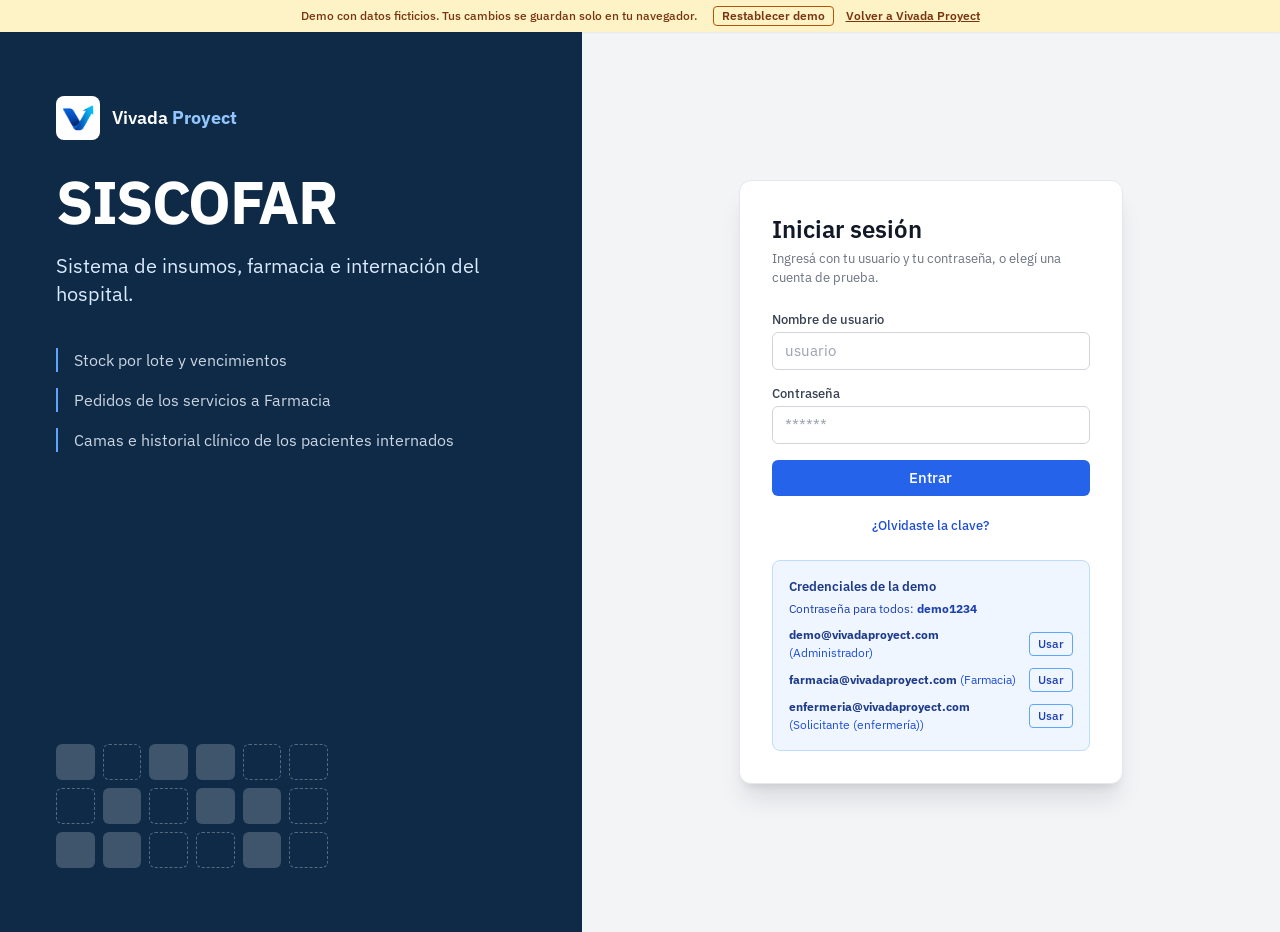
<file: demos/siscofar-3.0/index.html>
<!doctype html>
<html lang="es">
  <head>
    <meta http-equiv="Content-Security-Policy" content="default-src &#39;self&#39;; script-src &#39;self&#39;; style-src &#39;self&#39; &#39;unsafe-inline&#39;; font-src &#39;self&#39; data:; img-src &#39;self&#39; data: blob:; connect-src &#39;self&#39;; object-src &#39;none&#39;; base-uri &#39;self&#39;; form-action &#39;self&#39;">

    <meta charset="UTF-8" />
    <link rel="icon" type="image/png" href="/demos/siscofar-3.0/favicon.PNG" />
    <meta name="viewport" content="width=device-width, initial-scale=1.0" />
    <meta name="description" content="Siscofar 3.0: demo de un sistema de control de stock de farmacia con dosis diaria. Datos ficticios." />
    <title>Siscofar 3.0 - Demo</title>
    <script type="module" crossorigin src="/demos/siscofar-3.0/assets/index-C1RpOeSz.js"></script>
    <link rel="stylesheet" crossorigin href="/demos/siscofar-3.0/assets/index-BOzreXXY.css">
  </head>
  <body>
    <div id="root"></div>
  </body>
</html>
</file>
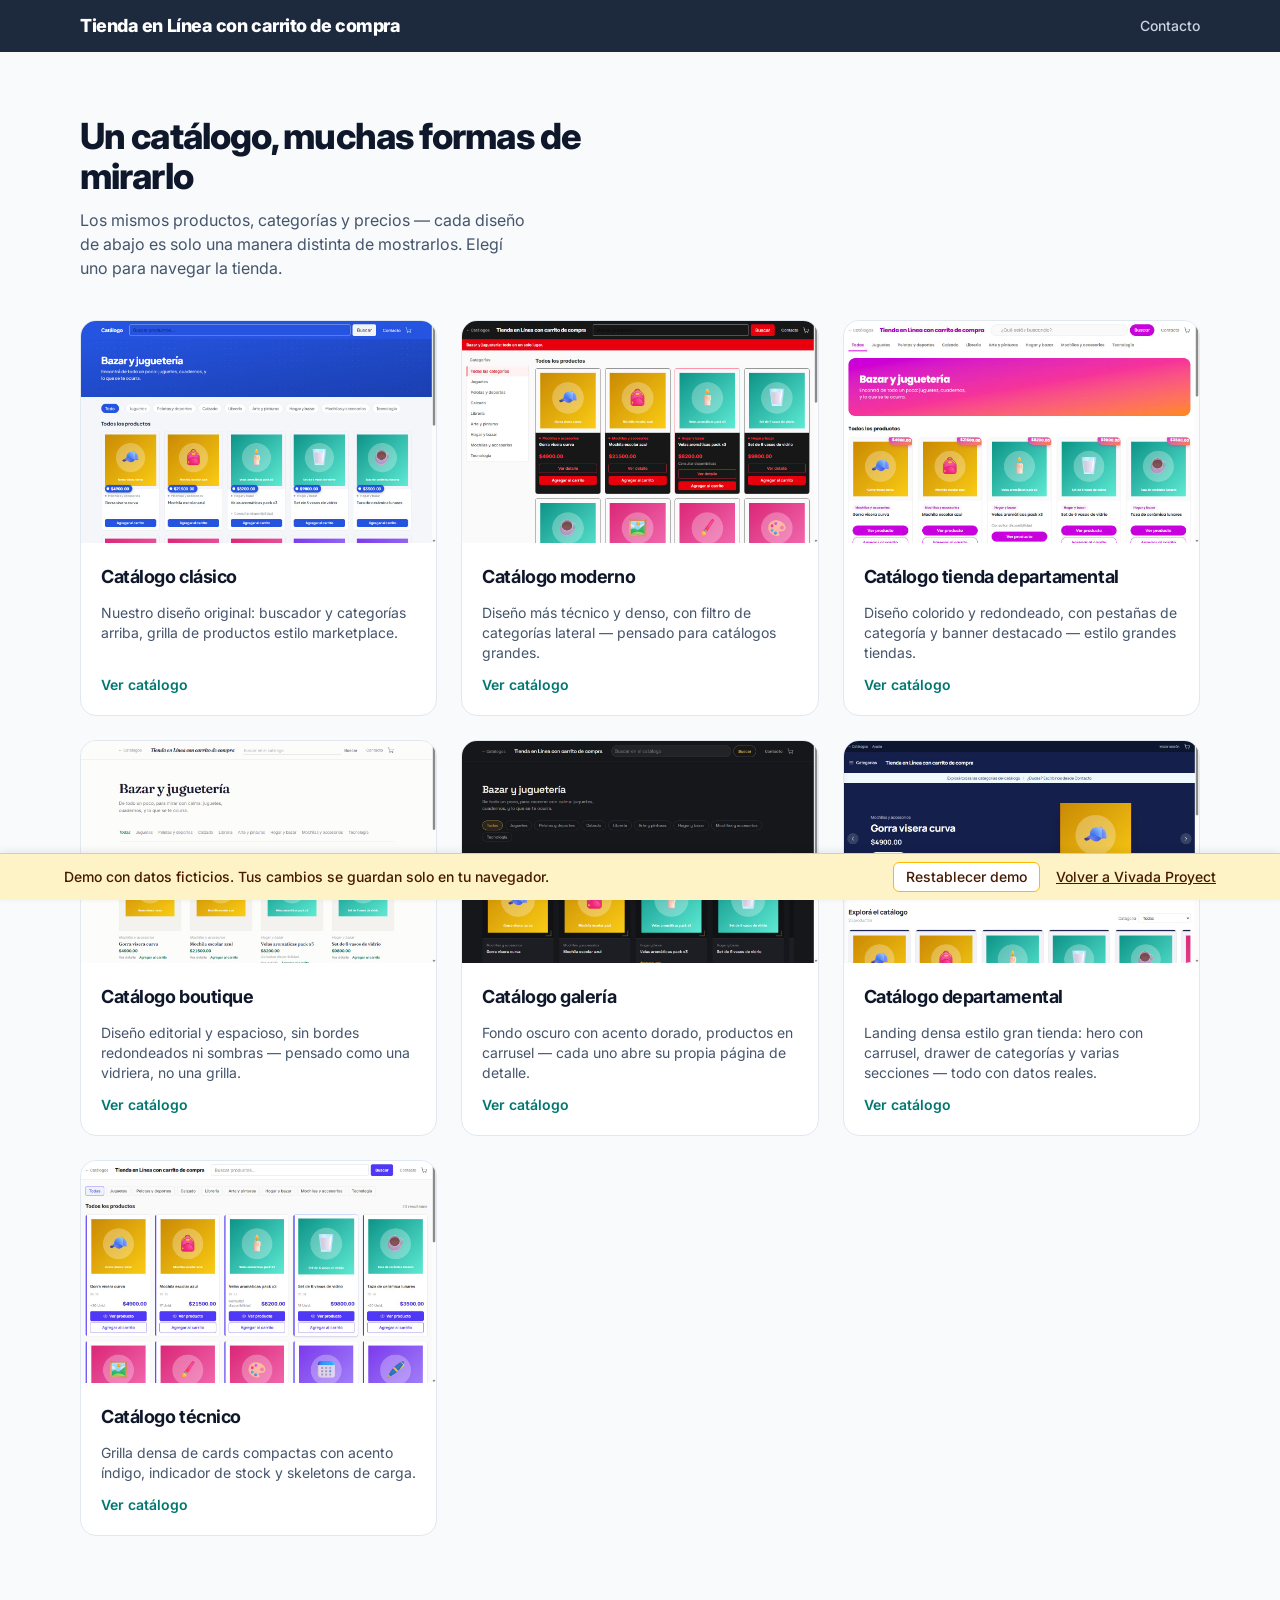
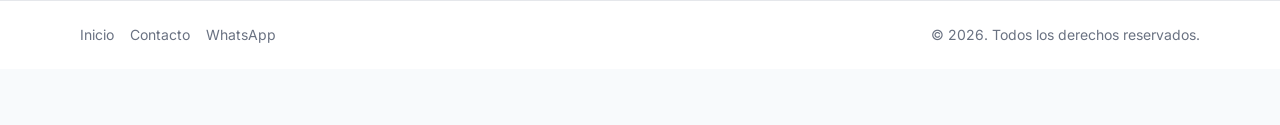
<file: demos/tienda-carrito/index.html>
<!doctype html>
<html lang="es">
  <head>
    <meta charset="UTF-8" />
    <link rel="icon" type="image/svg+xml" href="/demos/tienda-carrito/favicon.svg" />
    <meta name="viewport" content="width=device-width, initial-scale=1.0" />
    <title>Tienda carrito — Demo</title>
    <meta name="description" content="Demo de tienda + carrito de compras con datos ficticios." />
    <!-- fuentes de los distintos diseños de catálogo (clases font-catalog /
         font-catalog2 / font-catalog3 / font-catalog4-display /
         font-catalog5 / font-catalog6) — ver src/index.css y src/catalogs/ -->
    <link rel="preconnect" href="https://fonts.googleapis.com" />
    <link rel="preconnect" href="https://fonts.gstatic.com" crossorigin />
    <link
      href="https://fonts.googleapis.com/css2?family=Plus+Jakarta+Sans:wght@500;600;700;800&family=Inter:wght@400;500;600;700;800&family=Poppins:wght@400;500;600;700;800&family=Fraunces:ital,wght@0,500;0,600;0,700;1,500;1,600&family=Space+Grotesk:wght@400;500;600;700&family=Manrope:wght@400;500;600;700;800&display=swap"
      rel="stylesheet"
    />
    <script type="module" crossorigin src="/demos/tienda-carrito/assets/index-BTlSRSFd.js"></script>
    <link rel="modulepreload" crossorigin href="/demos/tienda-carrito/assets/with-selector-5PKPW7Cq.js">
    <link rel="modulepreload" crossorigin href="/demos/tienda-carrito/assets/jsx-runtime-B-NmOh2Y.js">
    <link rel="modulepreload" crossorigin href="/demos/tienda-carrito/assets/roles.enum-BnPjfij9.js">
    <link rel="modulepreload" crossorigin href="/demos/tienda-carrito/assets/routes-t8H5OLLh.js">
    <link rel="modulepreload" crossorigin href="/demos/tienda-carrito/assets/ui-6UY7g8oP.js">
    <link rel="modulepreload" crossorigin href="/demos/tienda-carrito/assets/redux-toolkit.modern-B7bNcHqL.js">
    <link rel="modulepreload" crossorigin href="/demos/tienda-carrito/assets/sweetalert2.all-Bhui8k8c.js">
    <link rel="stylesheet" crossorigin href="/demos/tienda-carrito/assets/index-DJBxbHMe.css">
  </head>
  <body>
    <div id="root"></div>
  </body>
</html>
</file>
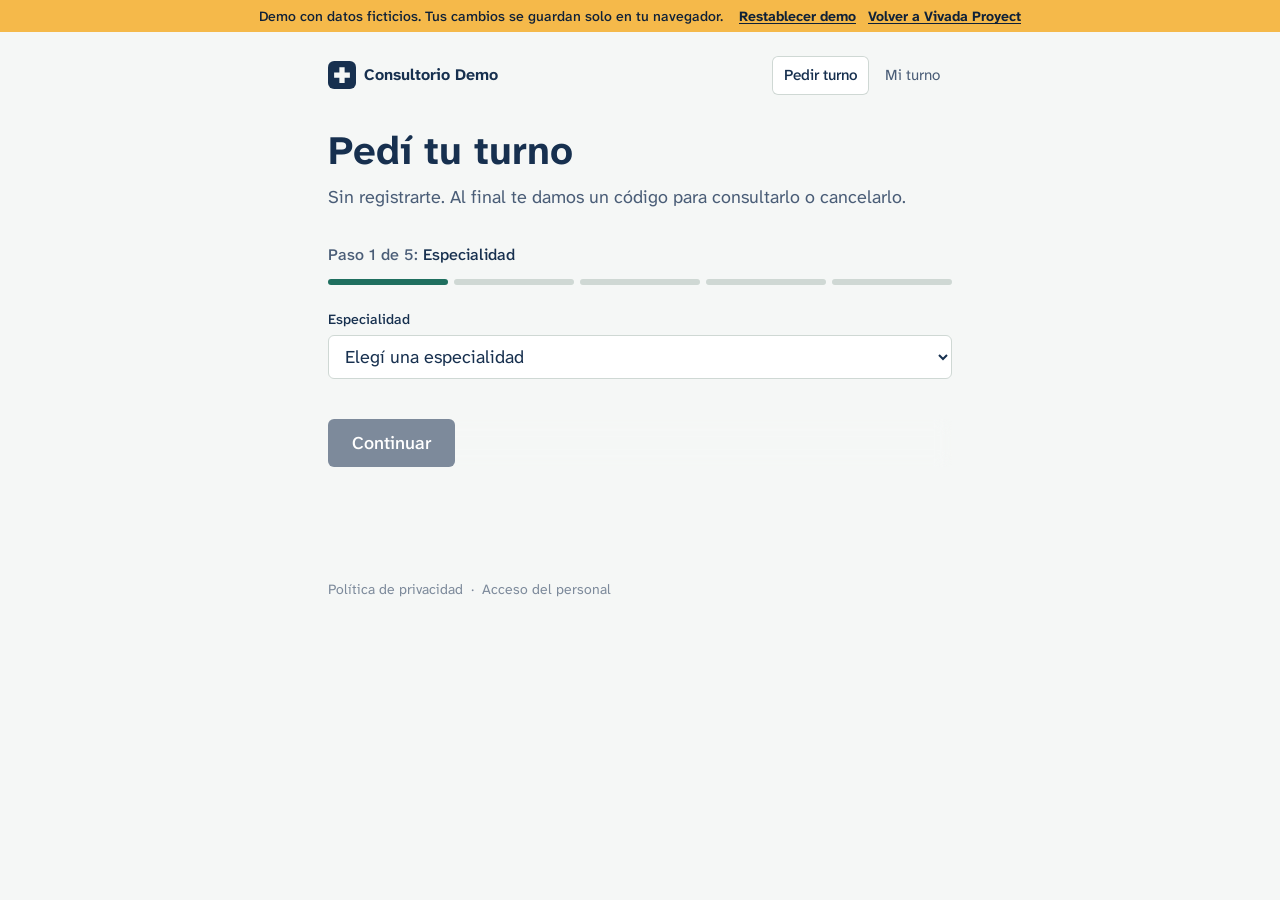
<file: demos/turnero/index.html>
<!doctype html>
<html lang="es-AR">
  <head>
    <meta charset="UTF-8" />
    <meta http-equiv="Content-Security-Policy" content="default-src 'self'; script-src 'self'; style-src 'self' 'unsafe-inline'; font-src 'self'; img-src 'self' data:; connect-src 'self'; object-src 'none'; base-uri 'self'; form-action 'self'" />
    <link rel="icon" type="image/svg+xml" href="favicon.svg" />
    <meta name="viewport" content="width=device-width, initial-scale=1.0" />
    <meta name="theme-color" content="#17304F" />
    <title>Turnero — Demo de turnero y llamador de pacientes</title>
    <script type="module" crossorigin src="/demos/turnero/assets/index-tsRWMg8d.js"></script>
    <link rel="modulepreload" crossorigin href="/demos/turnero/assets/rolldown-runtime-hePW80VL.js">
    <link rel="modulepreload" crossorigin href="/demos/turnero/assets/utilities-DCpDUZhg.js">
    <link rel="modulepreload" crossorigin href="/demos/turnero/assets/with-selector-BhhysRLj.js">
    <link rel="modulepreload" crossorigin href="/demos/turnero/assets/services-B8Z_P3zZ.js">
    <link rel="modulepreload" crossorigin href="/demos/turnero/assets/XMarkIcon-CEbKAQM4.js">
    <link rel="modulepreload" crossorigin href="/demos/turnero/assets/ui-BDbknLcG.js">
    <link rel="modulepreload" crossorigin href="/demos/turnero/assets/react-redux-Ba32FaWK.js">
    <link rel="modulepreload" crossorigin href="/demos/turnero/assets/useAsync-CizONZTv.js">
    <link rel="stylesheet" crossorigin href="/demos/turnero/assets/index-CucKimja.css">
  </head>
  <body>
    <div id="root"></div>
  </body>
</html>
</file>
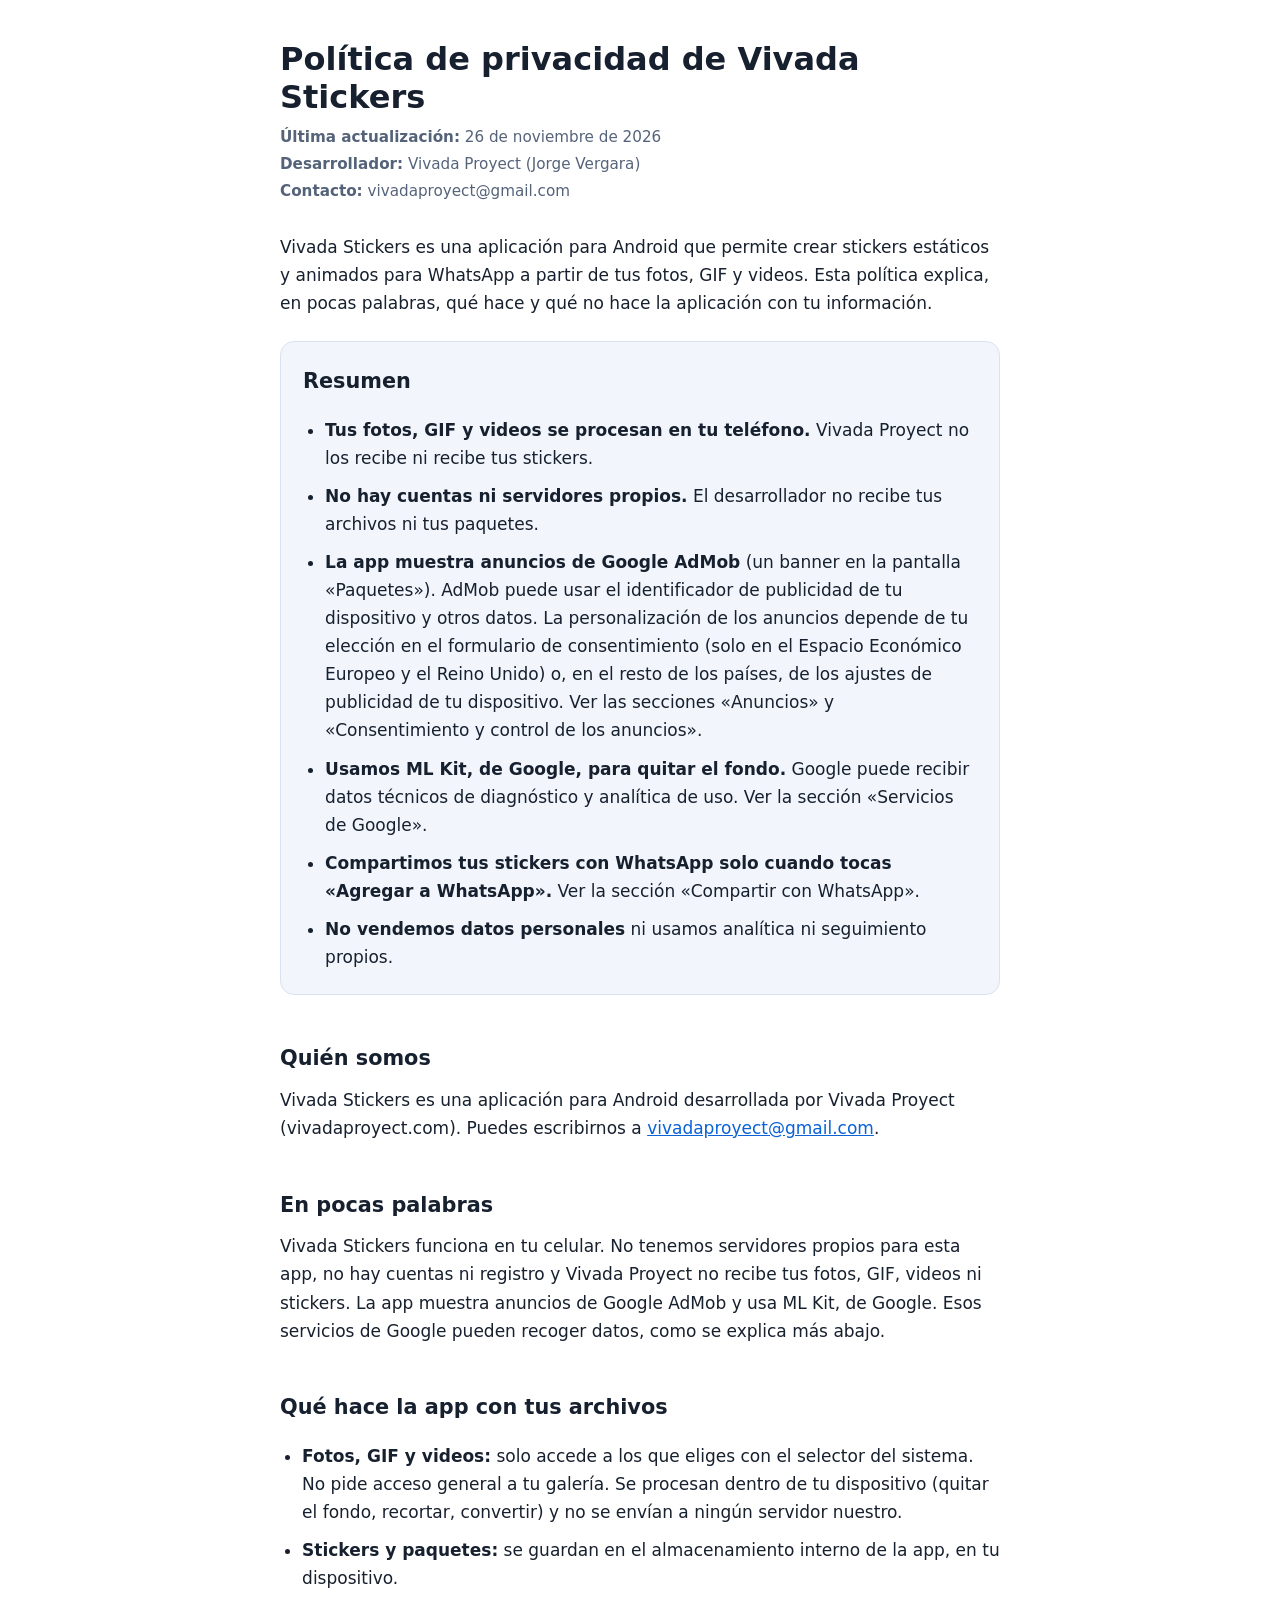
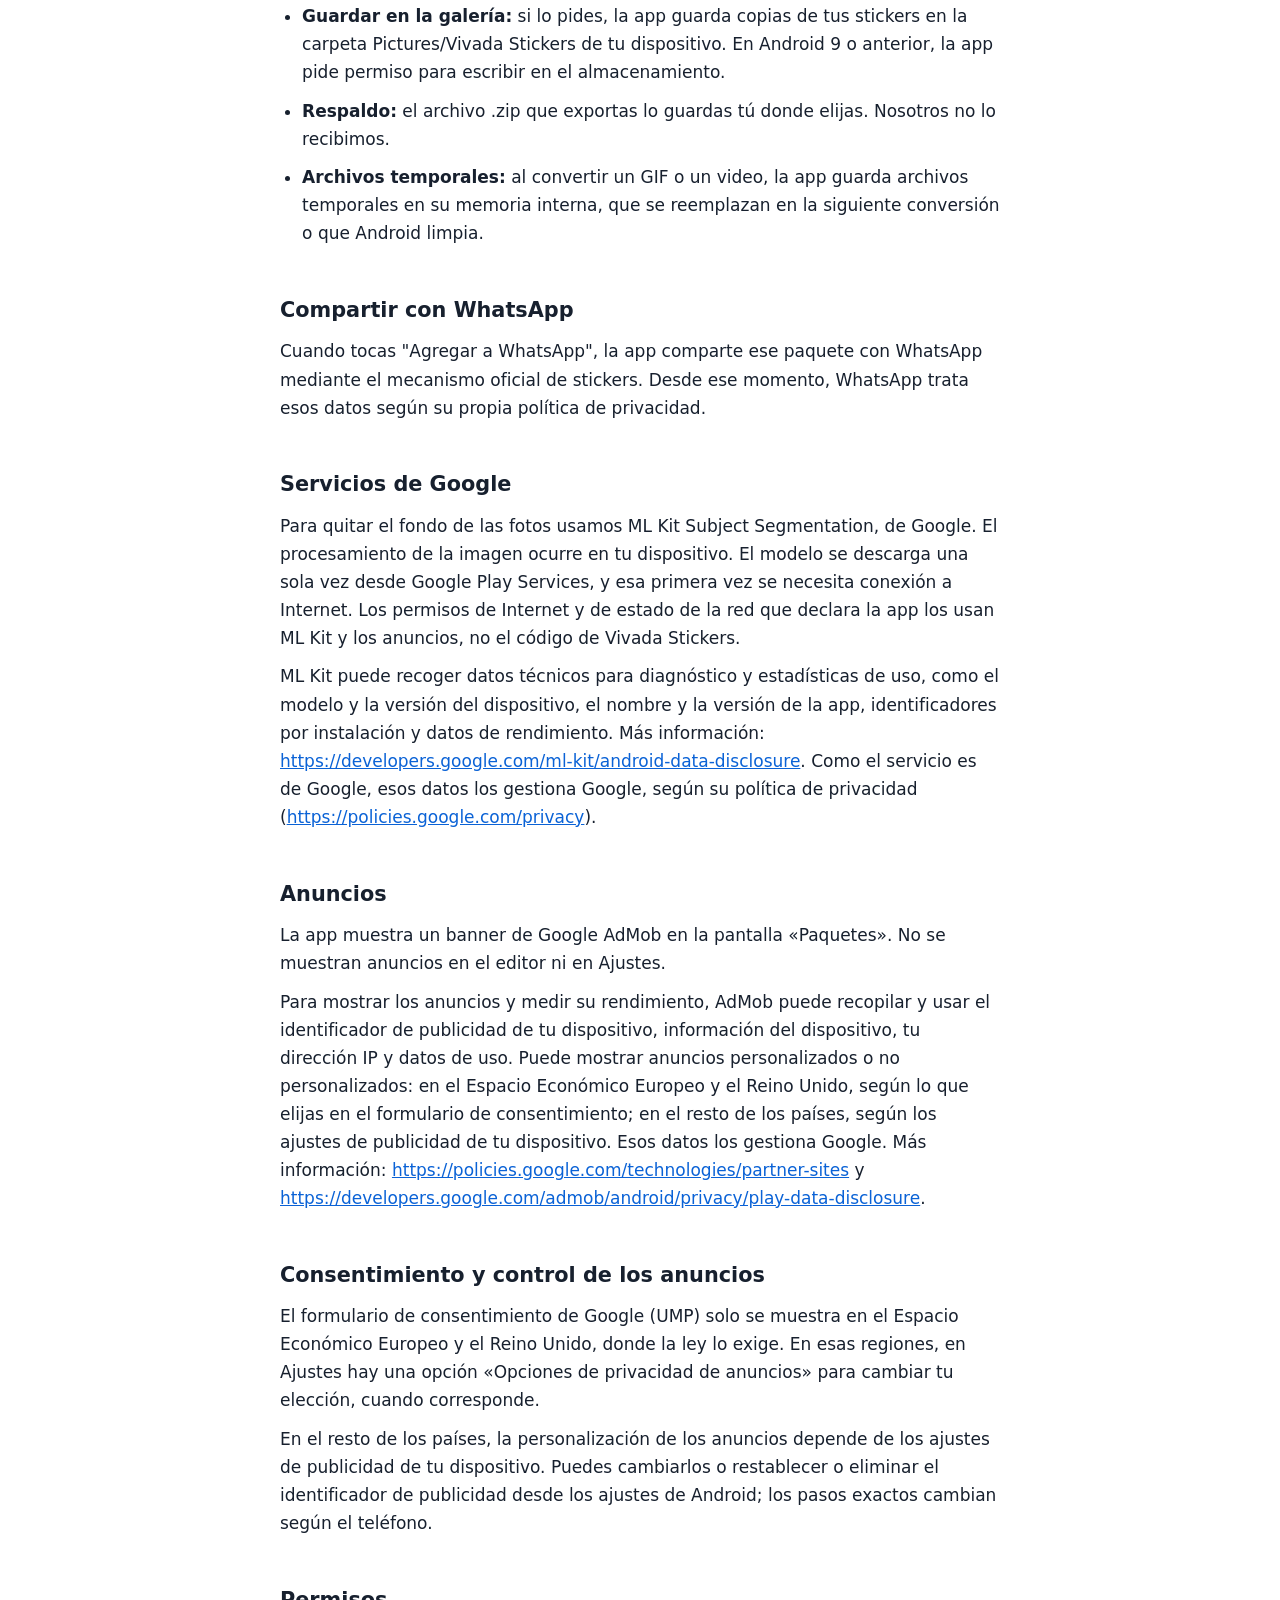
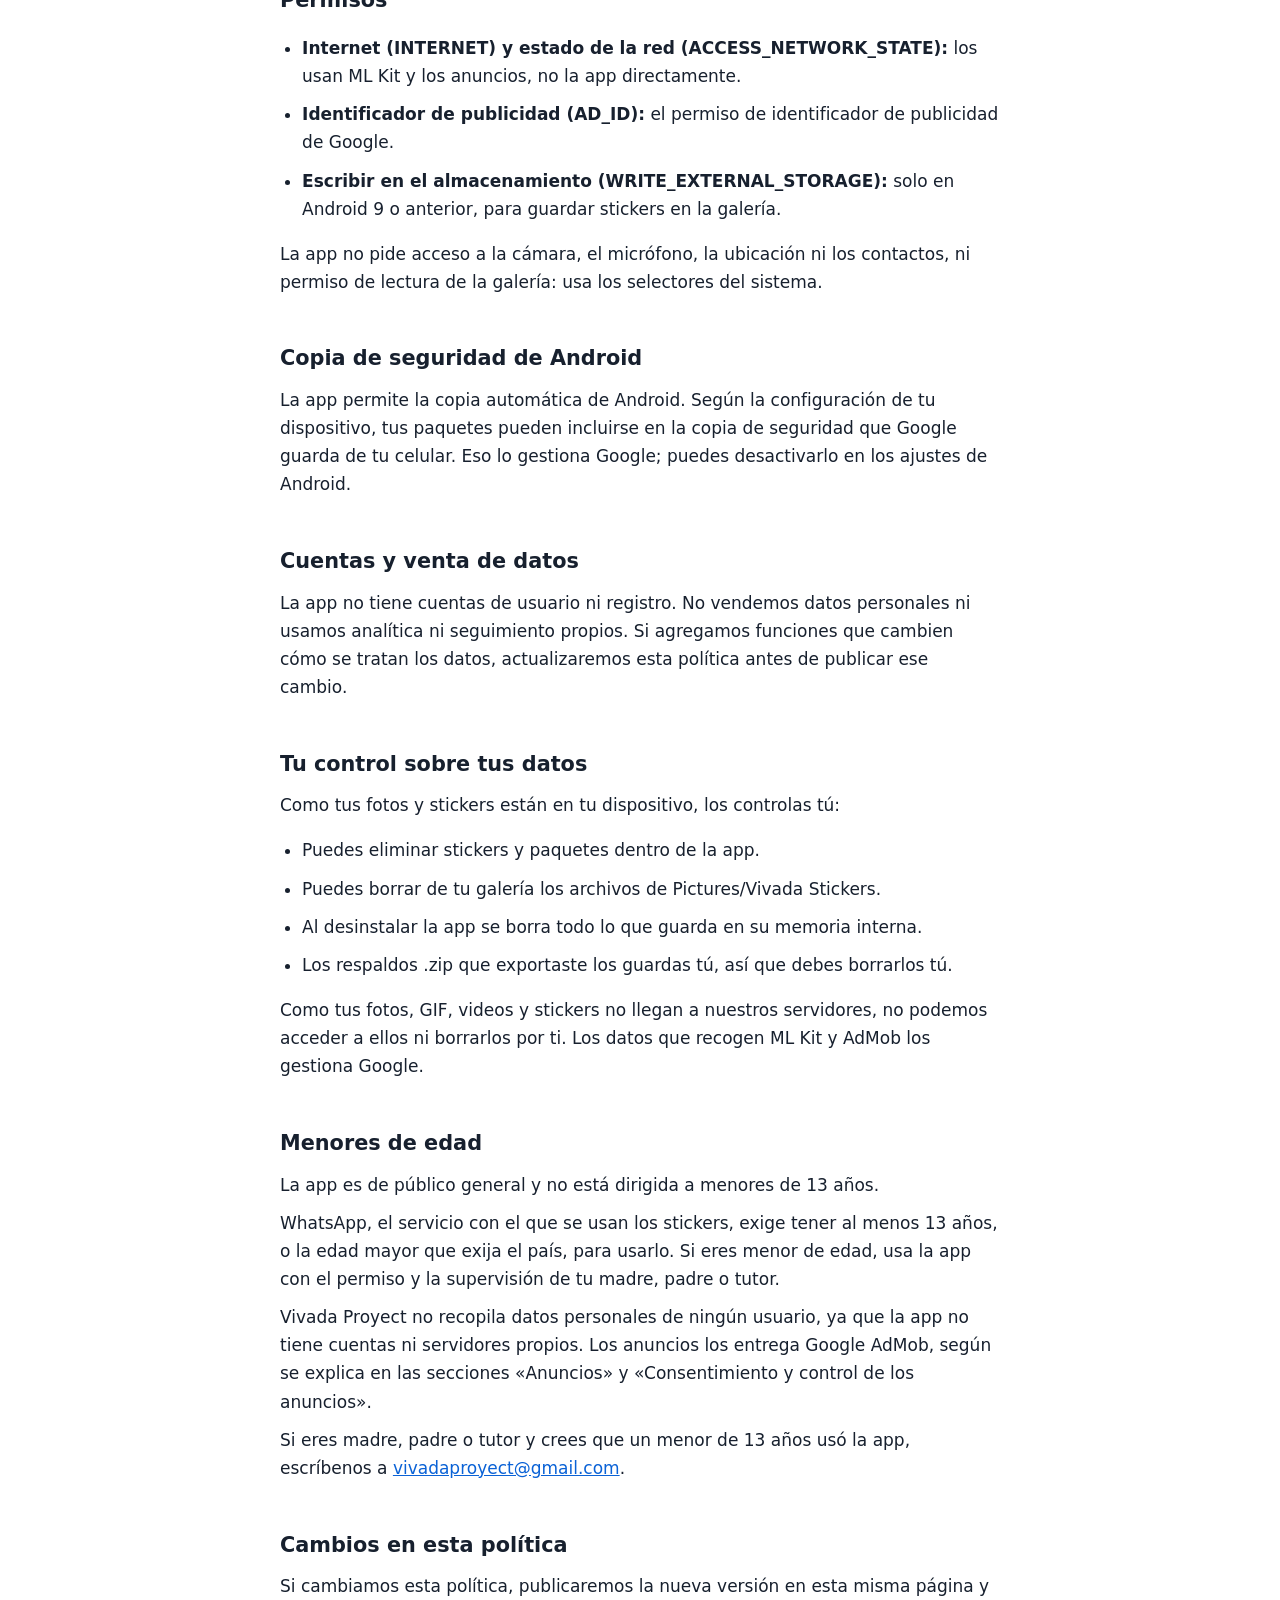
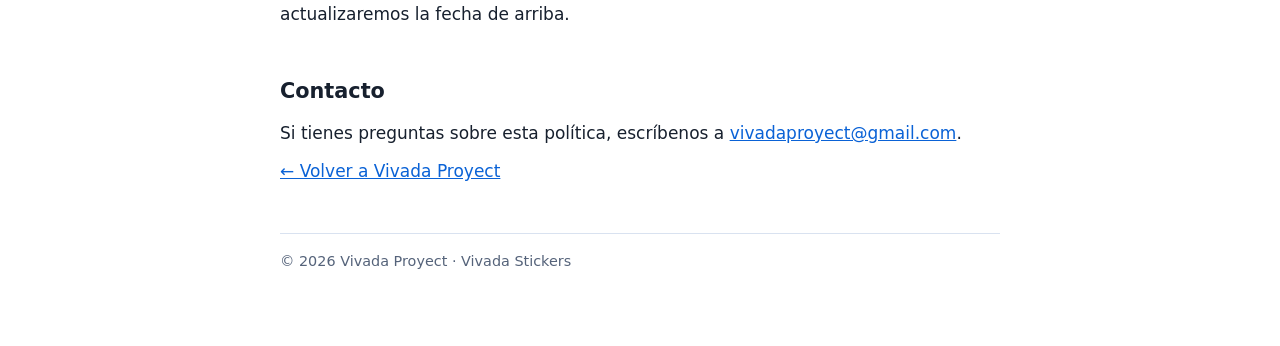
<file: privacidad/stickers/index.html>
<!doctype html>
<html lang="es">
<head>
<meta charset="utf-8">
<meta name="viewport" content="width=device-width, initial-scale=1">
<title>Política de privacidad · Vivada Stickers | Vivada Proyect</title>
<meta name="description" content="Política de privacidad de Vivada Stickers, la app para Android de Vivada Proyect: qué hace con tus archivos, qué servicios de Google usa y cómo controlas tus datos.">
<link rel="canonical" href="https://vivadaproyect.com/privacidad/stickers/">
<style>
  :root {
    --bg: #ffffff;
    --text: #17202e;
    --muted: #55637a;
    --accent: #0a62d6;
    --card: #f2f6fc;
    --line: #d9e2f0;
  }
  @media (prefers-color-scheme: dark) {
    :root {
      --bg: #0a1424;
      --text: #e6edf8;
      --muted: #a9b8d0;
      --accent: #5aa2ff;
      --card: #102038;
      --line: #223656;
    }
  }
  * { box-sizing: border-box; }
  body {
    margin: 0;
    background: var(--bg);
    color: var(--text);
    font: 17px/1.65 system-ui, -apple-system, "Segoe UI", Roboto, sans-serif;
  }
  main { max-width: 760px; margin: 0 auto; padding: 40px 20px 72px; }
  h1 { font-size: 2rem; line-height: 1.2; margin: 0 0 8px; }
  h2 { font-size: 1.3rem; margin: 2.2em 0 0.5em; }
  p, li { margin: 0.6em 0; }
  ul { padding-left: 1.3em; }
  .meta { color: var(--muted); font-size: 0.95rem; margin-bottom: 28px; }
  .meta p { margin: 0.15em 0; }
  .summary {
    background: var(--card);
    border: 1px solid var(--line);
    border-radius: 14px;
    padding: 6px 22px;
    margin: 24px 0;
  }
  a { color: var(--accent); overflow-wrap: anywhere; }
  footer { color: var(--muted); font-size: 0.9rem; margin-top: 48px; border-top: 1px solid var(--line); padding-top: 16px; }
</style>
</head>
<body>
<main>
  <h1>Política de privacidad de Vivada Stickers</h1>
  <div class="meta">
    <p><strong>Última actualización:</strong> 26 de noviembre de 2026</p>
    <p><strong>Desarrollador:</strong> Vivada Proyect (Jorge Vergara)</p>
    <p><strong>Contacto:</strong> vivadaproyect@gmail.com</p>
  </div>

  <p>Vivada Stickers es una aplicación para Android que permite crear stickers estáticos y animados para WhatsApp a partir de tus fotos, GIF y videos. Esta política explica, en pocas palabras, qué hace y qué no hace la aplicación con tu información.</p>

  <section class="summary" aria-label="Resumen">
    <h2 style="margin-top:0.8em">Resumen</h2>
    <ul>
      <li><strong>Tus fotos, GIF y videos se procesan en tu teléfono.</strong> Vivada Proyect no los recibe ni recibe tus stickers.</li>
      <li><strong>No hay cuentas ni servidores propios.</strong> El desarrollador no recibe tus archivos ni tus paquetes.</li>
      <li><strong>La app muestra anuncios de Google AdMob</strong> (un banner en la pantalla «Paquetes»). AdMob puede usar el identificador de publicidad de tu dispositivo y otros datos. La personalización de los anuncios depende de tu elección en el formulario de consentimiento (solo en el Espacio Económico Europeo y el Reino Unido) o, en el resto de los países, de los ajustes de publicidad de tu dispositivo. Ver las secciones «Anuncios» y «Consentimiento y control de los anuncios».</li>
      <li><strong>Usamos ML Kit, de Google, para quitar el fondo.</strong> Google puede recibir datos técnicos de diagnóstico y analítica de uso. Ver la sección «Servicios de Google».</li>
      <li><strong>Compartimos tus stickers con WhatsApp solo cuando tocas «Agregar a WhatsApp».</strong> Ver la sección «Compartir con WhatsApp».</li>
      <li><strong>No vendemos datos personales</strong> ni usamos analítica ni seguimiento propios.</li>
    </ul>
  </section>

  <h2>Quién somos</h2>
  <p>Vivada Stickers es una aplicación para Android desarrollada por Vivada Proyect (vivadaproyect.com). Puedes escribirnos a <a href="mailto:vivadaproyect@gmail.com">vivadaproyect@gmail.com</a>.</p>

  <h2>En pocas palabras</h2>
  <p>Vivada Stickers funciona en tu celular. No tenemos servidores propios para esta app, no hay cuentas ni registro y Vivada Proyect no recibe tus fotos, GIF, videos ni stickers. La app muestra anuncios de Google AdMob y usa ML Kit, de Google. Esos servicios de Google pueden recoger datos, como se explica más abajo.</p>

  <h2>Qué hace la app con tus archivos</h2>
  <ul>
    <li><strong>Fotos, GIF y videos:</strong> solo accede a los que eliges con el selector del sistema. No pide acceso general a tu galería. Se procesan dentro de tu dispositivo (quitar el fondo, recortar, convertir) y no se envían a ningún servidor nuestro.</li>
    <li><strong>Stickers y paquetes:</strong> se guardan en el almacenamiento interno de la app, en tu dispositivo.</li>
    <li><strong>Guardar en la galería:</strong> si lo pides, la app guarda copias de tus stickers en la carpeta Pictures/Vivada Stickers de tu dispositivo. En Android 9 o anterior, la app pide permiso para escribir en el almacenamiento.</li>
    <li><strong>Respaldo:</strong> el archivo .zip que exportas lo guardas tú donde elijas. Nosotros no lo recibimos.</li>
    <li><strong>Archivos temporales:</strong> al convertir un GIF o un video, la app guarda archivos temporales en su memoria interna, que se reemplazan en la siguiente conversión o que Android limpia.</li>
  </ul>

  <h2>Compartir con WhatsApp</h2>
  <p>Cuando tocas "Agregar a WhatsApp", la app comparte ese paquete con WhatsApp mediante el mecanismo oficial de stickers. Desde ese momento, WhatsApp trata esos datos según su propia política de privacidad.</p>

  <h2>Servicios de Google</h2>
  <p>Para quitar el fondo de las fotos usamos ML Kit Subject Segmentation, de Google. El procesamiento de la imagen ocurre en tu dispositivo. El modelo se descarga una sola vez desde Google Play Services, y esa primera vez se necesita conexión a Internet. Los permisos de Internet y de estado de la red que declara la app los usan ML Kit y los anuncios, no el código de Vivada Stickers.</p>
  <p>ML Kit puede recoger datos técnicos para diagnóstico y estadísticas de uso, como el modelo y la versión del dispositivo, el nombre y la versión de la app, identificadores por instalación y datos de rendimiento. Más información: <a href="https://developers.google.com/ml-kit/android-data-disclosure" rel="noopener">https://developers.google.com/ml-kit/android-data-disclosure</a>. Como el servicio es de Google, esos datos los gestiona Google, según su política de privacidad (<a href="https://policies.google.com/privacy" rel="noopener">https://policies.google.com/privacy</a>).</p>

  <h2>Anuncios</h2>
  <p>La app muestra un banner de Google AdMob en la pantalla «Paquetes». No se muestran anuncios en el editor ni en Ajustes.</p>
  <p>Para mostrar los anuncios y medir su rendimiento, AdMob puede recopilar y usar el identificador de publicidad de tu dispositivo, información del dispositivo, tu dirección IP y datos de uso. Puede mostrar anuncios personalizados o no personalizados: en el Espacio Económico Europeo y el Reino Unido, según lo que elijas en el formulario de consentimiento; en el resto de los países, según los ajustes de publicidad de tu dispositivo. Esos datos los gestiona Google. Más información: <a href="https://policies.google.com/technologies/partner-sites" rel="noopener">https://policies.google.com/technologies/partner-sites</a> y <a href="https://developers.google.com/admob/android/privacy/play-data-disclosure" rel="noopener">https://developers.google.com/admob/android/privacy/play-data-disclosure</a>.</p>

  <h2>Consentimiento y control de los anuncios</h2>
  <p>El formulario de consentimiento de Google (UMP) solo se muestra en el Espacio Económico Europeo y el Reino Unido, donde la ley lo exige. En esas regiones, en Ajustes hay una opción «Opciones de privacidad de anuncios» para cambiar tu elección, cuando corresponde.</p>
  <p>En el resto de los países, la personalización de los anuncios depende de los ajustes de publicidad de tu dispositivo. Puedes cambiarlos o restablecer o eliminar el identificador de publicidad desde los ajustes de Android; los pasos exactos cambian según el teléfono.</p>

  <h2>Permisos</h2>
  <ul>
    <li><strong>Internet (INTERNET) y estado de la red (ACCESS_NETWORK_STATE):</strong> los usan ML Kit y los anuncios, no la app directamente.</li>
    <li><strong>Identificador de publicidad (AD_ID):</strong> el permiso de identificador de publicidad de Google.</li>
    <li><strong>Escribir en el almacenamiento (WRITE_EXTERNAL_STORAGE):</strong> solo en Android 9 o anterior, para guardar stickers en la galería.</li>
  </ul>
  <p>La app no pide acceso a la cámara, el micrófono, la ubicación ni los contactos, ni permiso de lectura de la galería: usa los selectores del sistema.</p>

  <h2>Copia de seguridad de Android</h2>
  <p>La app permite la copia automática de Android. Según la configuración de tu dispositivo, tus paquetes pueden incluirse en la copia de seguridad que Google guarda de tu celular. Eso lo gestiona Google; puedes desactivarlo en los ajustes de Android.</p>

  <h2>Cuentas y venta de datos</h2>
  <p>La app no tiene cuentas de usuario ni registro. No vendemos datos personales ni usamos analítica ni seguimiento propios. Si agregamos funciones que cambien cómo se tratan los datos, actualizaremos esta política antes de publicar ese cambio.</p>

  <h2>Tu control sobre tus datos</h2>
  <p>Como tus fotos y stickers están en tu dispositivo, los controlas tú:</p>
  <ul>
    <li>Puedes eliminar stickers y paquetes dentro de la app.</li>
    <li>Puedes borrar de tu galería los archivos de Pictures/Vivada Stickers.</li>
    <li>Al desinstalar la app se borra todo lo que guarda en su memoria interna.</li>
    <li>Los respaldos .zip que exportaste los guardas tú, así que debes borrarlos tú.</li>
  </ul>
  <p>Como tus fotos, GIF, videos y stickers no llegan a nuestros servidores, no podemos acceder a ellos ni borrarlos por ti. Los datos que recogen ML Kit y AdMob los gestiona Google.</p>

  <h2>Menores de edad</h2>
  <p>La app es de público general y no está dirigida a menores de 13 años.</p>
  <p>WhatsApp, el servicio con el que se usan los stickers, exige tener al menos 13 años, o la edad mayor que exija el país, para usarlo. Si eres menor de edad, usa la app con el permiso y la supervisión de tu madre, padre o tutor.</p>
  <p>Vivada Proyect no recopila datos personales de ningún usuario, ya que la app no tiene cuentas ni servidores propios. Los anuncios los entrega Google AdMob, según se explica en las secciones «Anuncios» y «Consentimiento y control de los anuncios».</p>
  <p>Si eres madre, padre o tutor y crees que un menor de 13 años usó la app, escríbenos a <a href="mailto:vivadaproyect@gmail.com">vivadaproyect@gmail.com</a>.</p>

  <h2>Cambios en esta política</h2>
  <p>Si cambiamos esta política, publicaremos la nueva versión en esta misma página y actualizaremos la fecha de arriba.</p>

  <h2>Contacto</h2>
  <p>Si tienes preguntas sobre esta política, escríbenos a <a href="mailto:vivadaproyect@gmail.com">vivadaproyect@gmail.com</a>.</p>

  <p><a href="../../">← Volver a Vivada Proyect</a></p>

  <footer>© 2026 Vivada Proyect · Vivada Stickers</footer>
</main>
</body>
</html>
</file>
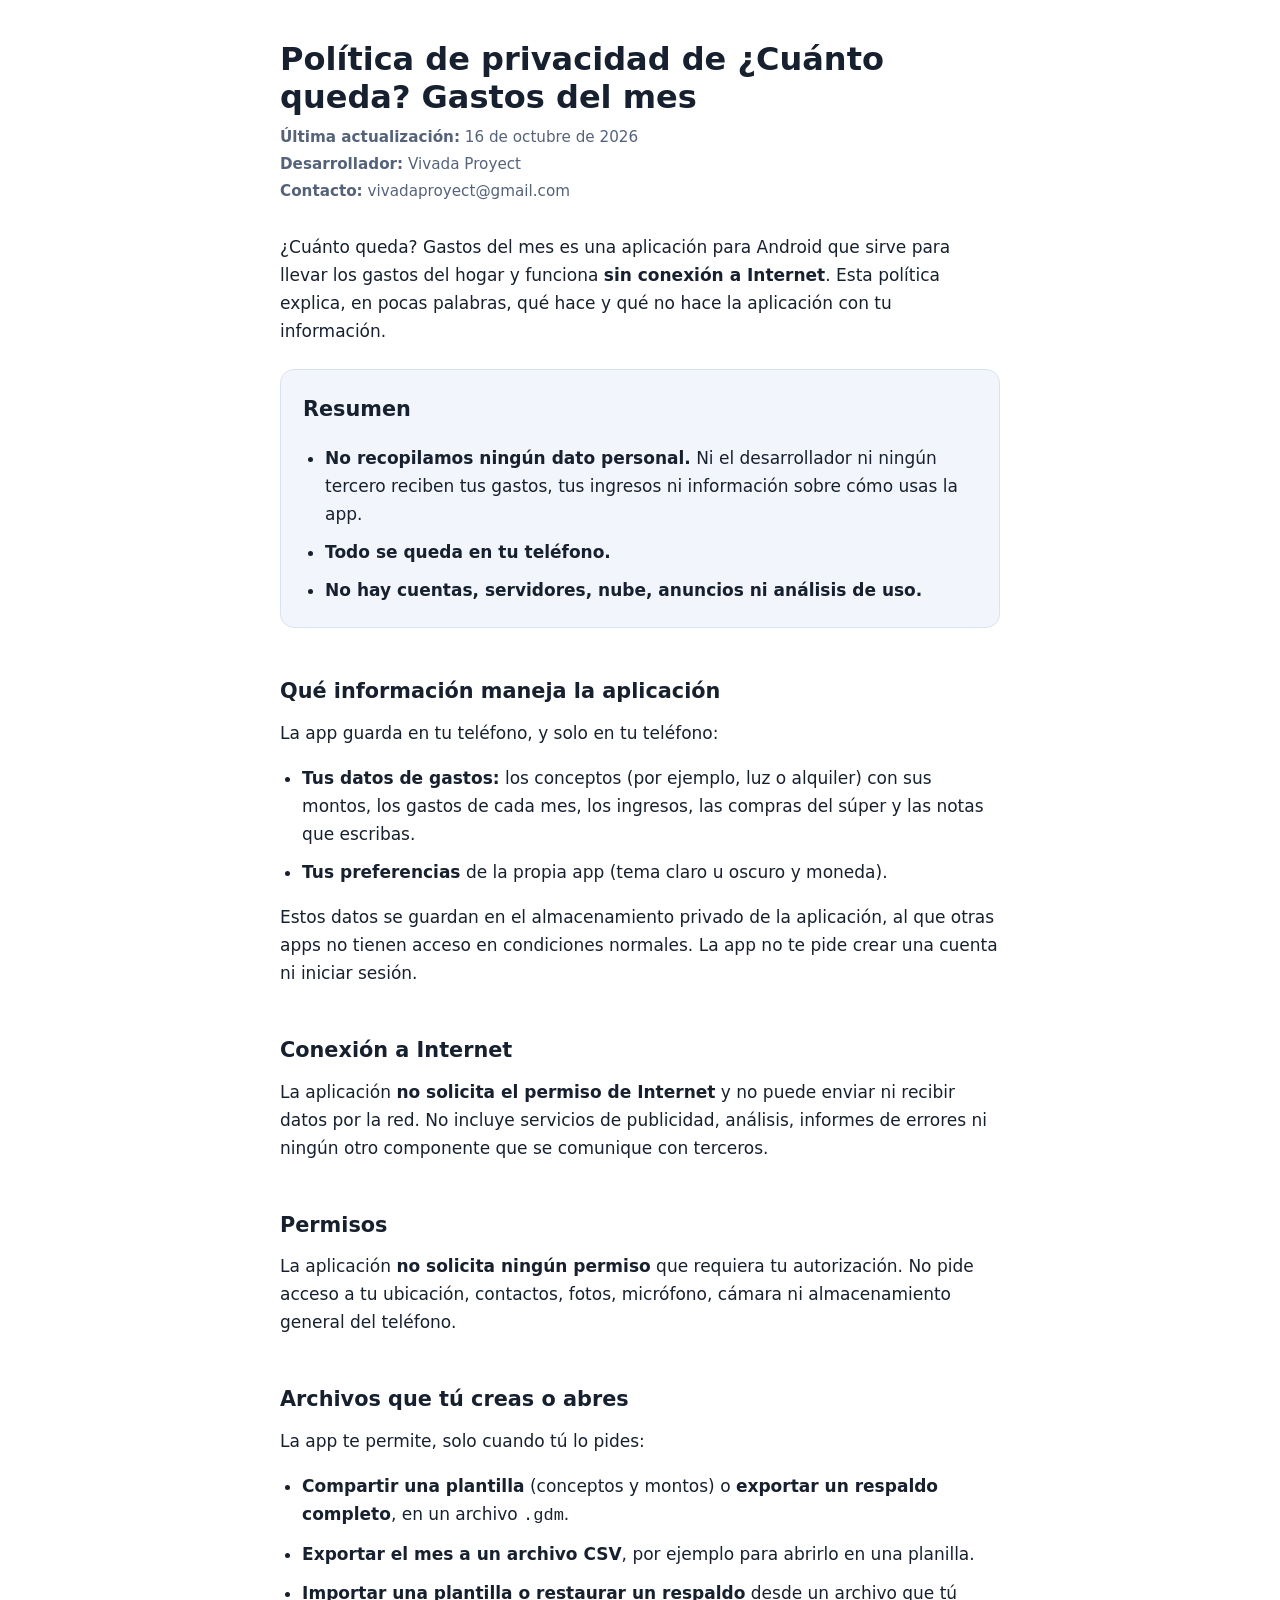
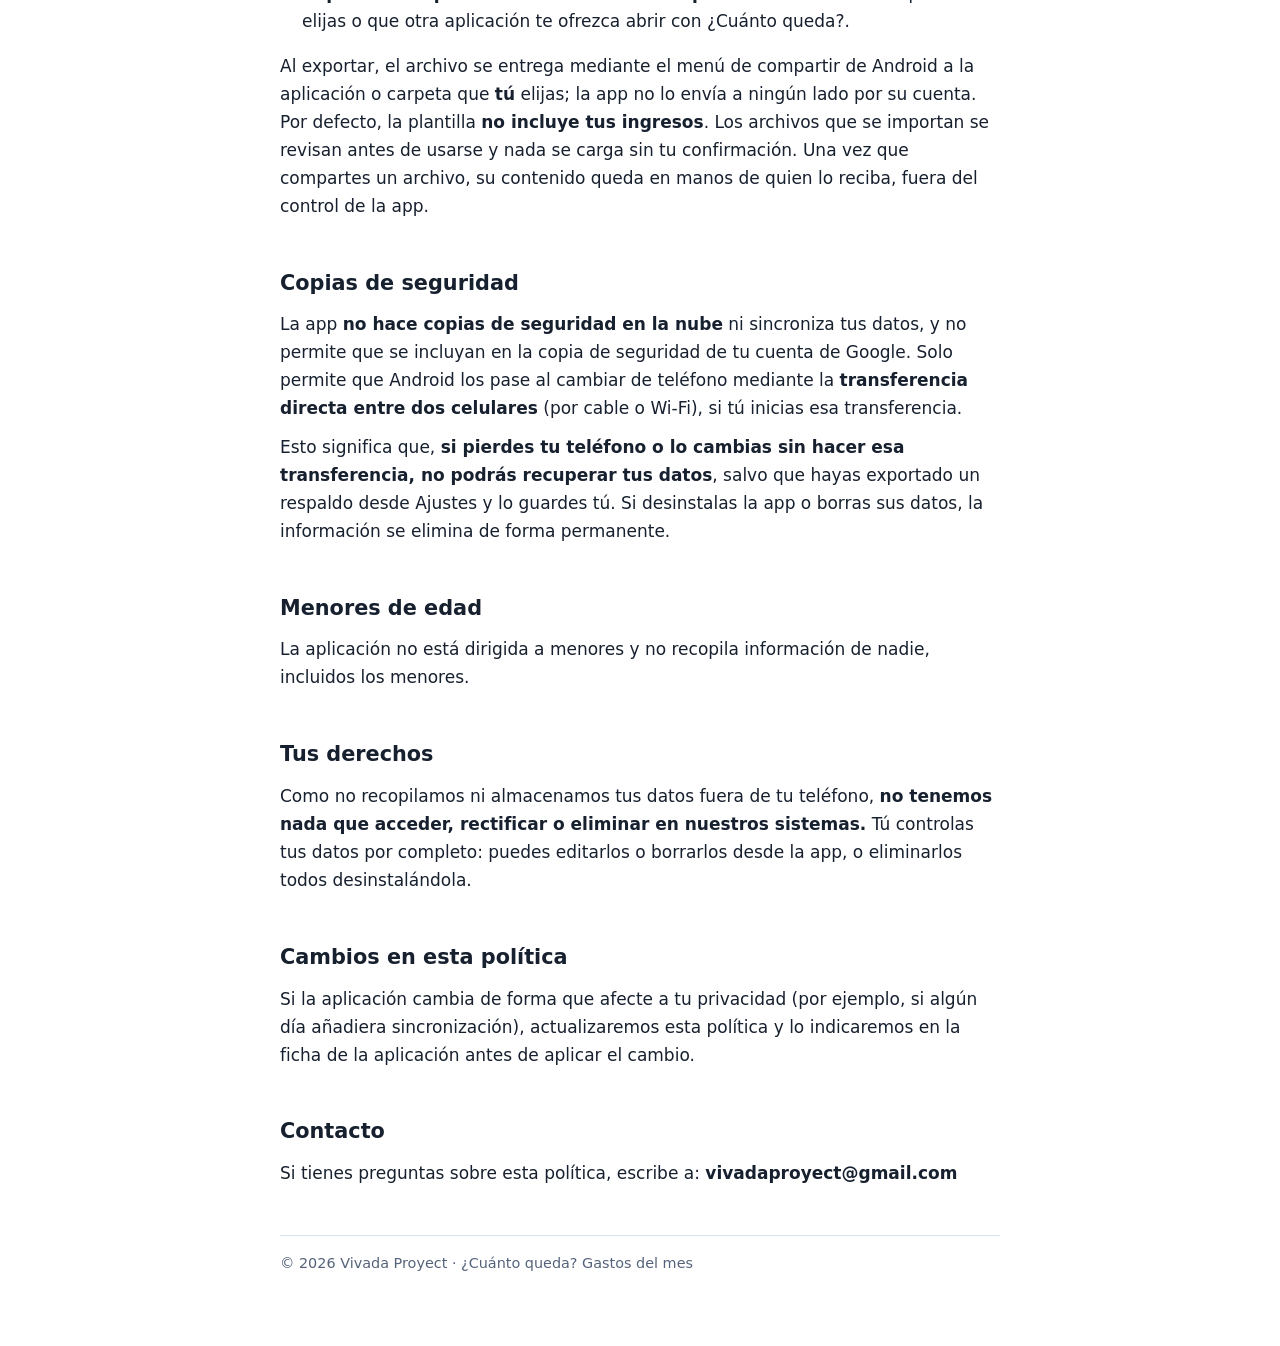
<file: cuantoqueda/privacidad.html>
<!doctype html>
<html lang="es">
<head>
<meta charset="utf-8">
<meta name="viewport" content="width=device-width, initial-scale=1">
<title>Política de privacidad de ¿Cuánto queda? Gastos del mes</title>
<meta name="description" content="Política de privacidad de ¿Cuánto queda? Gastos del mes, la app de gastos del hogar sin conexión de Vivada Proyect.">
<style>
  :root {
    --bg: #ffffff;
    --text: #17202e;
    --muted: #55637a;
    --accent: #0a62d6;
    --card: #f2f6fc;
    --line: #d9e2f0;
  }
  @media (prefers-color-scheme: dark) {
    :root {
      --bg: #0a1424;
      --text: #e6edf8;
      --muted: #a9b8d0;
      --accent: #5aa2ff;
      --card: #102038;
      --line: #223656;
    }
  }
  * { box-sizing: border-box; }
  body {
    margin: 0;
    background: var(--bg);
    color: var(--text);
    font: 17px/1.65 system-ui, -apple-system, "Segoe UI", Roboto, sans-serif;
  }
  main { max-width: 760px; margin: 0 auto; padding: 40px 20px 72px; }
  h1 { font-size: 2rem; line-height: 1.2; margin: 0 0 8px; }
  h2 { font-size: 1.3rem; margin: 2.2em 0 0.5em; }
  p, li { margin: 0.6em 0; }
  ul { padding-left: 1.3em; }
  .meta { color: var(--muted); font-size: 0.95rem; margin-bottom: 28px; }
  .meta p { margin: 0.15em 0; }
  .summary {
    background: var(--card);
    border: 1px solid var(--line);
    border-radius: 14px;
    padding: 6px 22px;
    margin: 24px 0;
  }
  a { color: var(--accent); }
  footer { color: var(--muted); font-size: 0.9rem; margin-top: 48px; border-top: 1px solid var(--line); padding-top: 16px; }
</style>
</head>
<body>
<main>
  <h1>Política de privacidad de ¿Cuánto queda? Gastos del mes</h1>
  <div class="meta">
    <p><strong>Última actualización:</strong> 16 de octubre de 2026</p>
    <p><strong>Desarrollador:</strong> Vivada Proyect</p>
    <p><strong>Contacto:</strong> vivadaproyect@gmail.com</p>
  </div>

  <p>¿Cuánto queda? Gastos del mes es una aplicación para Android que sirve para llevar los gastos del hogar y funciona <strong>sin conexión a Internet</strong>. Esta política explica, en pocas palabras, qué hace y qué no hace la aplicación con tu información.</p>

  <section class="summary" aria-label="Resumen">
    <h2 style="margin-top:0.8em">Resumen</h2>
    <ul>
      <li><strong>No recopilamos ningún dato personal.</strong> Ni el desarrollador ni ningún tercero reciben tus gastos, tus ingresos ni información sobre cómo usas la app.</li>
      <li><strong>Todo se queda en tu teléfono.</strong></li>
      <li><strong>No hay cuentas, servidores, nube, anuncios ni análisis de uso.</strong></li>
    </ul>
  </section>

  <h2>Qué información maneja la aplicación</h2>
  <p>La app guarda en tu teléfono, y solo en tu teléfono:</p>
  <ul>
    <li><strong>Tus datos de gastos:</strong> los conceptos (por ejemplo, luz o alquiler) con sus montos, los gastos de cada mes, los ingresos, las compras del súper y las notas que escribas.</li>
    <li><strong>Tus preferencias</strong> de la propia app (tema claro u oscuro y moneda).</li>
  </ul>
  <p>Estos datos se guardan en el almacenamiento privado de la aplicación, al que otras apps no tienen acceso en condiciones normales. La app no te pide crear una cuenta ni iniciar sesión.</p>

  <h2>Conexión a Internet</h2>
  <p>La aplicación <strong>no solicita el permiso de Internet</strong> y no puede enviar ni recibir datos por la red. No incluye servicios de publicidad, análisis, informes de errores ni ningún otro componente que se comunique con terceros.</p>

  <h2>Permisos</h2>
  <p>La aplicación <strong>no solicita ningún permiso</strong> que requiera tu autorización. No pide acceso a tu ubicación, contactos, fotos, micrófono, cámara ni almacenamiento general del teléfono.</p>

  <h2>Archivos que tú creas o abres</h2>
  <p>La app te permite, solo cuando tú lo pides:</p>
  <ul>
    <li><strong>Compartir una plantilla</strong> (conceptos y montos) o <strong>exportar un respaldo completo</strong>, en un archivo <code>.gdm</code>.</li>
    <li><strong>Exportar el mes a un archivo CSV</strong>, por ejemplo para abrirlo en una planilla.</li>
    <li><strong>Importar una plantilla o restaurar un respaldo</strong> desde un archivo que tú elijas o que otra aplicación te ofrezca abrir con ¿Cuánto queda?.</li>
  </ul>
  <p>Al exportar, el archivo se entrega mediante el menú de compartir de Android a la aplicación o carpeta que <strong>tú</strong> elijas; la app no lo envía a ningún lado por su cuenta. Por defecto, la plantilla <strong>no incluye tus ingresos</strong>. Los archivos que se importan se revisan antes de usarse y nada se carga sin tu confirmación. Una vez que compartes un archivo, su contenido queda en manos de quien lo reciba, fuera del control de la app.</p>

  <h2>Copias de seguridad</h2>
  <p>La app <strong>no hace copias de seguridad en la nube</strong> ni sincroniza tus datos, y no permite que se incluyan en la copia de seguridad de tu cuenta de Google. Solo permite que Android los pase al cambiar de teléfono mediante la <strong>transferencia directa entre dos celulares</strong> (por cable o Wi-Fi), si tú inicias esa transferencia.</p>
  <p>Esto significa que, <strong>si pierdes tu teléfono o lo cambias sin hacer esa transferencia, no podrás recuperar tus datos</strong>, salvo que hayas exportado un respaldo desde Ajustes y lo guardes tú. Si desinstalas la app o borras sus datos, la información se elimina de forma permanente.</p>

  <h2>Menores de edad</h2>
  <p>La aplicación no está dirigida a menores y no recopila información de nadie, incluidos los menores.</p>

  <h2>Tus derechos</h2>
  <p>Como no recopilamos ni almacenamos tus datos fuera de tu teléfono, <strong>no tenemos nada que acceder, rectificar o eliminar en nuestros sistemas.</strong> Tú controlas tus datos por completo: puedes editarlos o borrarlos desde la app, o eliminarlos todos desinstalándola.</p>

  <h2>Cambios en esta política</h2>
  <p>Si la aplicación cambia de forma que afecte a tu privacidad (por ejemplo, si algún día añadiera sincronización), actualizaremos esta política y lo indicaremos en la ficha de la aplicación antes de aplicar el cambio.</p>

  <h2>Contacto</h2>
  <p>Si tienes preguntas sobre esta política, escribe a: <strong>vivadaproyect@gmail.com</strong></p>

  <footer>© 2026 Vivada Proyect · ¿Cuánto queda? Gastos del mes</footer>
</main>
</body>
</html>
</file>
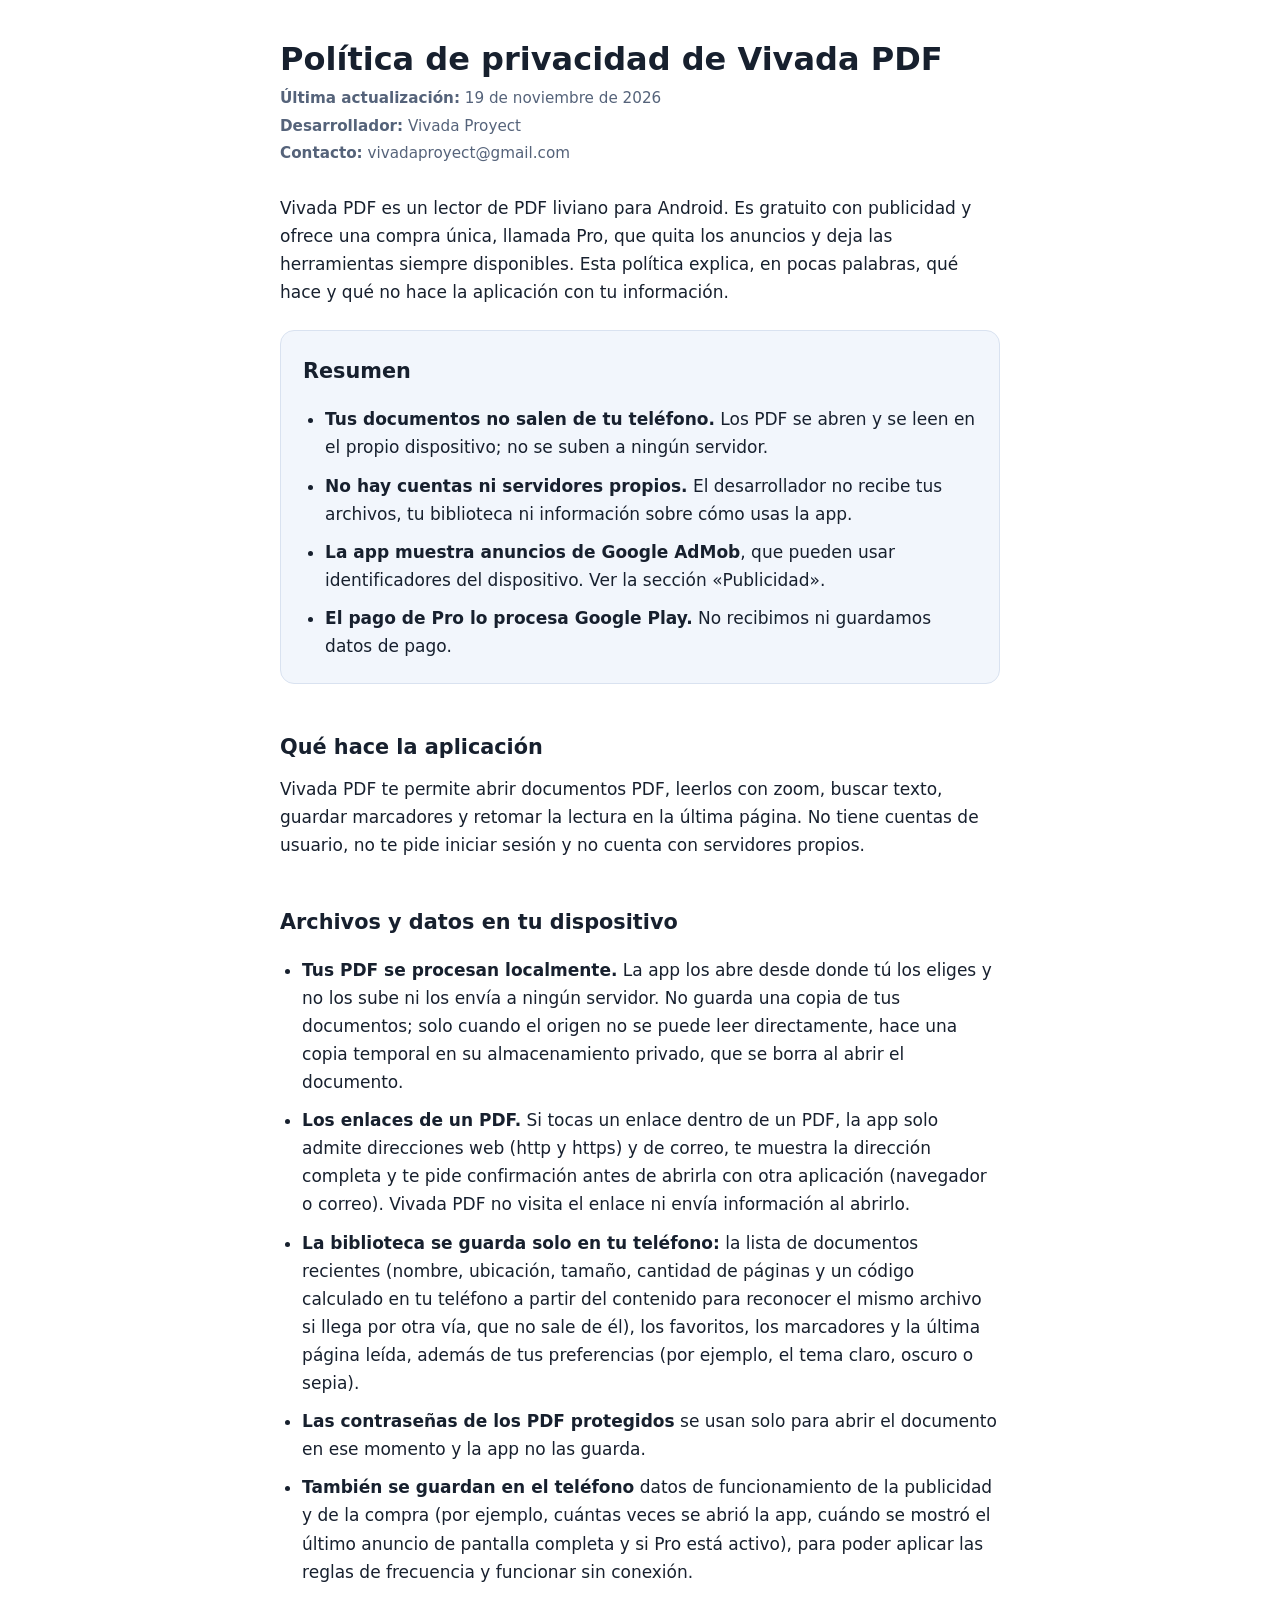
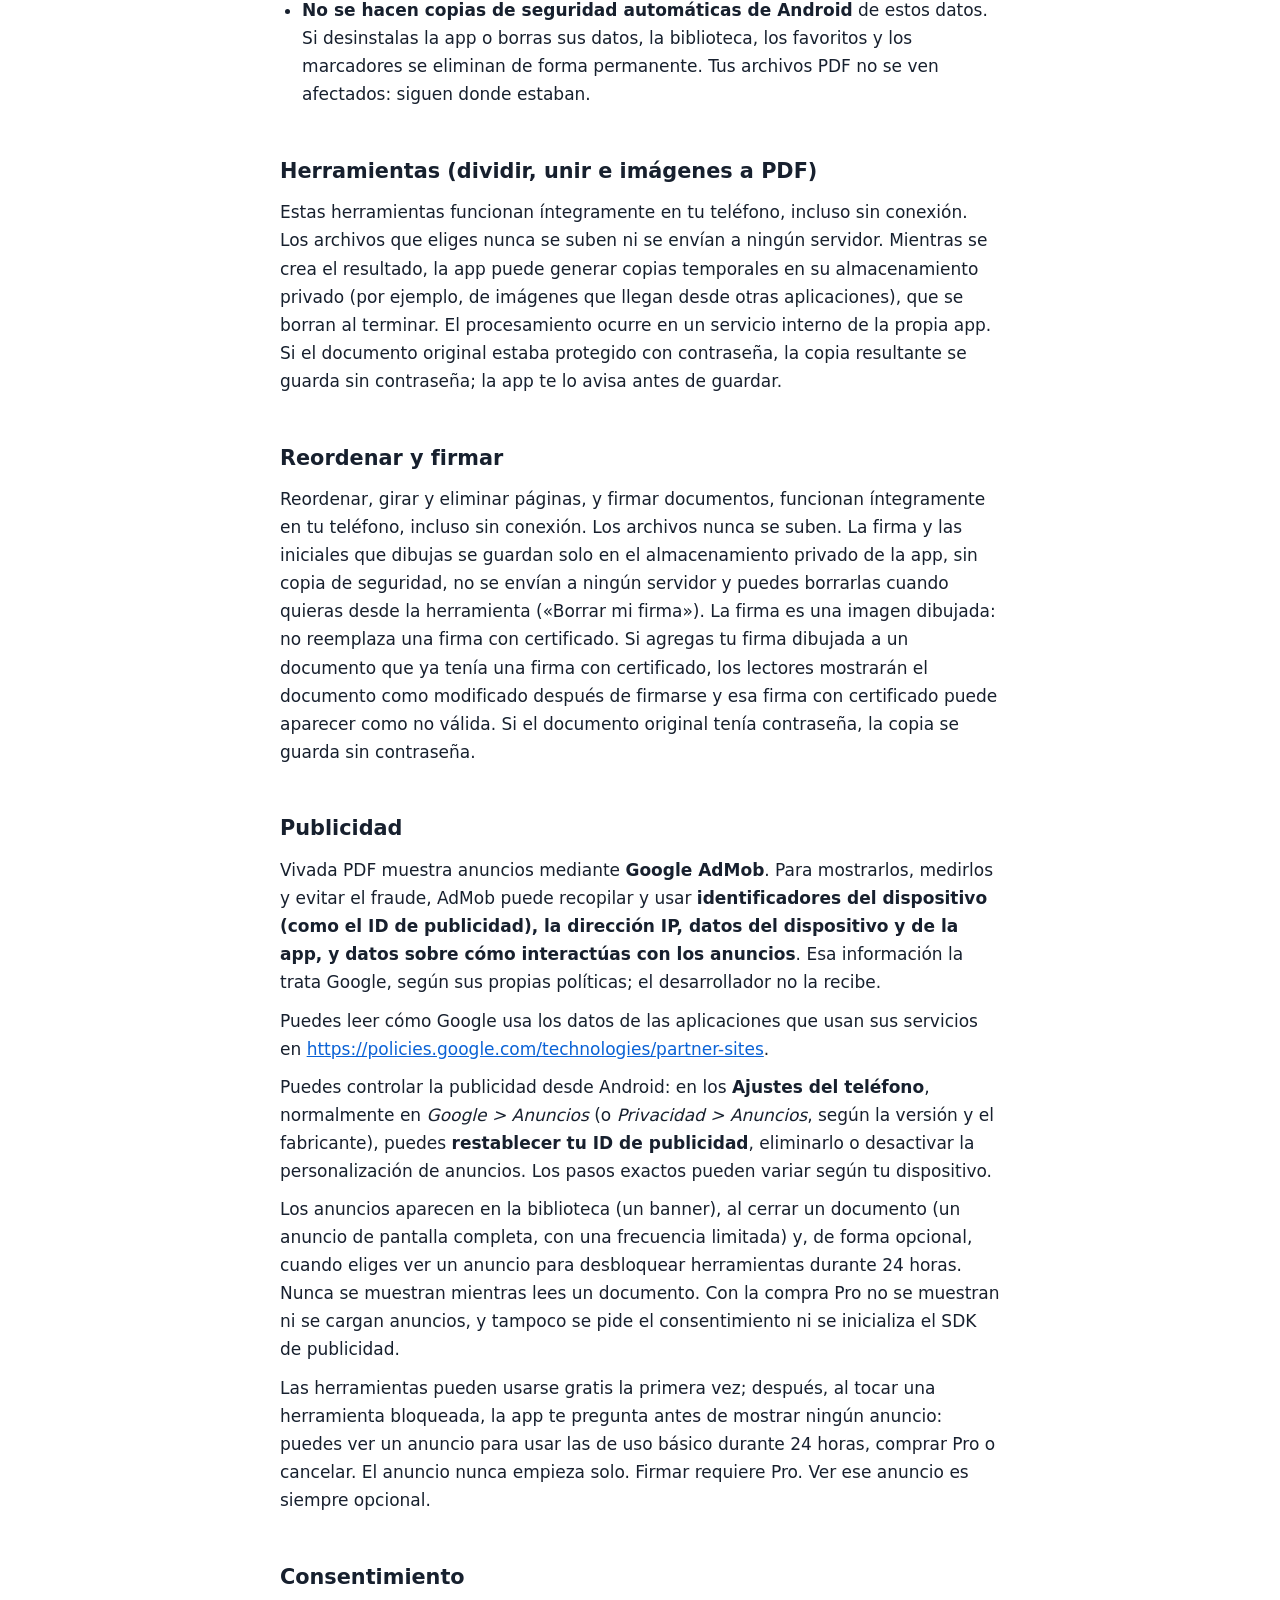
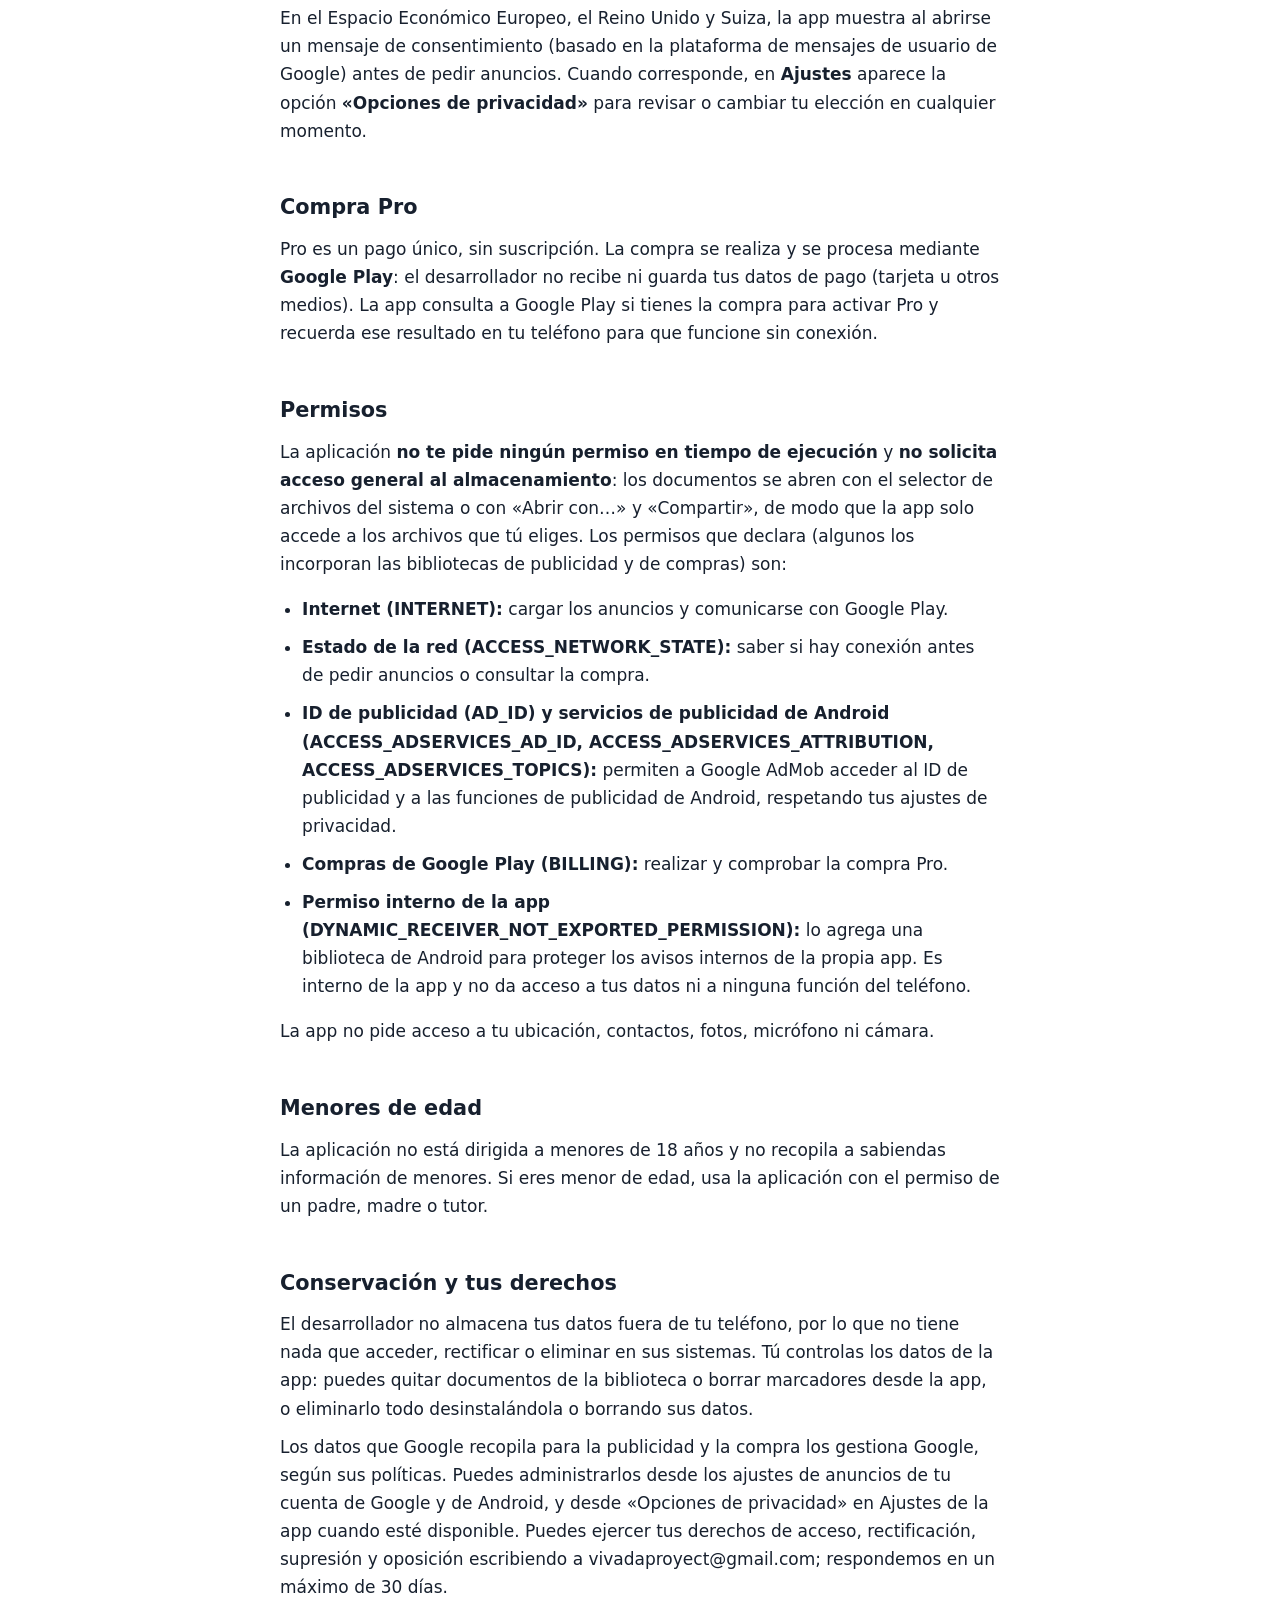
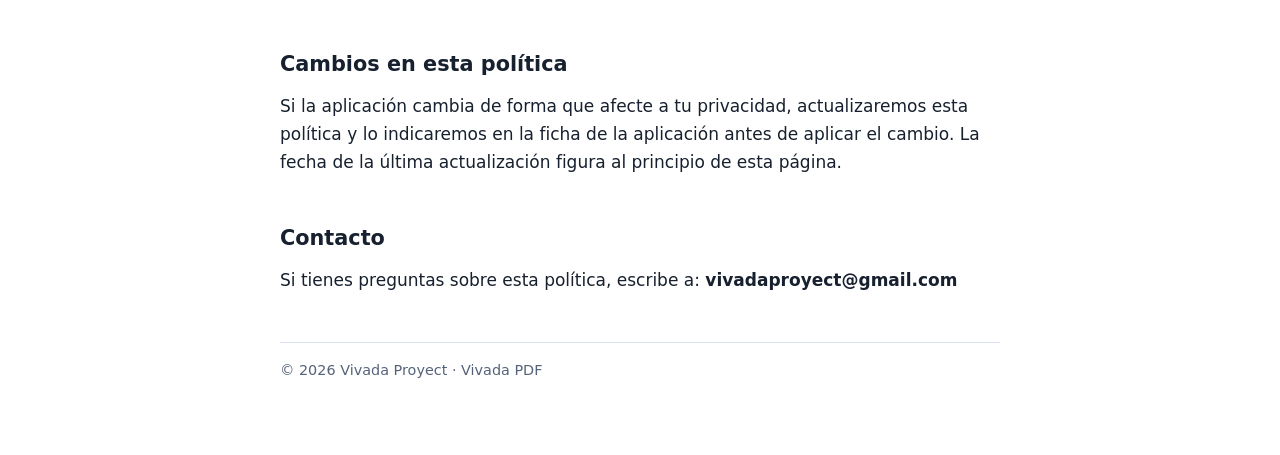
<file: pdf/privacidad.html>
<!doctype html>
<html lang="es">
<head>
<meta charset="utf-8">
<meta name="viewport" content="width=device-width, initial-scale=1">
<title>Política de privacidad de Vivada PDF</title>
<meta name="description" content="Política de privacidad de Vivada PDF, el lector de PDF liviano de Vivada Proyect.">
<style>
  :root {
    --bg: #ffffff;
    --text: #17202e;
    --muted: #55637a;
    --accent: #0a62d6;
    --card: #f2f6fc;
    --line: #d9e2f0;
  }
  @media (prefers-color-scheme: dark) {
    :root {
      --bg: #0a1424;
      --text: #e6edf8;
      --muted: #a9b8d0;
      --accent: #5aa2ff;
      --card: #102038;
      --line: #223656;
    }
  }
  * { box-sizing: border-box; }
  body {
    margin: 0;
    background: var(--bg);
    color: var(--text);
    font: 17px/1.65 system-ui, -apple-system, "Segoe UI", Roboto, sans-serif;
  }
  main { max-width: 760px; margin: 0 auto; padding: 40px 20px 72px; }
  h1 { font-size: 2rem; line-height: 1.2; margin: 0 0 8px; }
  h2 { font-size: 1.3rem; margin: 2.2em 0 0.5em; }
  p, li { margin: 0.6em 0; }
  ul { padding-left: 1.3em; }
  .meta { color: var(--muted); font-size: 0.95rem; margin-bottom: 28px; }
  .meta p { margin: 0.15em 0; }
  .summary {
    background: var(--card);
    border: 1px solid var(--line);
    border-radius: 14px;
    padding: 6px 22px;
    margin: 24px 0;
  }
  a { color: var(--accent); overflow-wrap: anywhere; }
  footer { color: var(--muted); font-size: 0.9rem; margin-top: 48px; border-top: 1px solid var(--line); padding-top: 16px; }
</style>
</head>
<body>
<main>
  <h1>Política de privacidad de Vivada PDF</h1>
  <div class="meta">
    <p><strong>Última actualización:</strong> 19 de noviembre de 2026</p>
    <p><strong>Desarrollador:</strong> Vivada Proyect</p>
    <p><strong>Contacto:</strong> vivadaproyect@gmail.com</p>
  </div>

  <p>Vivada PDF es un lector de PDF liviano para Android. Es gratuito con publicidad y ofrece una compra única, llamada Pro, que quita los anuncios y deja las herramientas siempre disponibles. Esta política explica, en pocas palabras, qué hace y qué no hace la aplicación con tu información.</p>

  <section class="summary" aria-label="Resumen">
    <h2 style="margin-top:0.8em">Resumen</h2>
    <ul>
      <li><strong>Tus documentos no salen de tu teléfono.</strong> Los PDF se abren y se leen en el propio dispositivo; no se suben a ningún servidor.</li>
      <li><strong>No hay cuentas ni servidores propios.</strong> El desarrollador no recibe tus archivos, tu biblioteca ni información sobre cómo usas la app.</li>
      <li><strong>La app muestra anuncios de Google AdMob</strong>, que pueden usar identificadores del dispositivo. Ver la sección «Publicidad».</li>
      <li><strong>El pago de Pro lo procesa Google Play.</strong> No recibimos ni guardamos datos de pago.</li>
    </ul>
  </section>

  <h2>Qué hace la aplicación</h2>
  <p>Vivada PDF te permite abrir documentos PDF, leerlos con zoom, buscar texto, guardar marcadores y retomar la lectura en la última página. No tiene cuentas de usuario, no te pide iniciar sesión y no cuenta con servidores propios.</p>

  <h2>Archivos y datos en tu dispositivo</h2>
  <ul>
    <li><strong>Tus PDF se procesan localmente.</strong> La app los abre desde donde tú los eliges y no los sube ni los envía a ningún servidor. No guarda una copia de tus documentos; solo cuando el origen no se puede leer directamente, hace una copia temporal en su almacenamiento privado, que se borra al abrir el documento.</li>
    <li><strong>Los enlaces de un PDF.</strong> Si tocas un enlace dentro de un PDF, la app solo admite direcciones web (http y https) y de correo, te muestra la dirección completa y te pide confirmación antes de abrirla con otra aplicación (navegador o correo). Vivada PDF no visita el enlace ni envía información al abrirlo.</li>
    <li><strong>La biblioteca se guarda solo en tu teléfono:</strong> la lista de documentos recientes (nombre, ubicación, tamaño, cantidad de páginas y un código calculado en tu teléfono a partir del contenido para reconocer el mismo archivo si llega por otra vía, que no sale de él), los favoritos, los marcadores y la última página leída, además de tus preferencias (por ejemplo, el tema claro, oscuro o sepia).</li>
    <li><strong>Las contraseñas de los PDF protegidos</strong> se usan solo para abrir el documento en ese momento y la app no las guarda.</li>
    <li><strong>También se guardan en el teléfono</strong> datos de funcionamiento de la publicidad y de la compra (por ejemplo, cuántas veces se abrió la app, cuándo se mostró el último anuncio de pantalla completa y si Pro está activo), para poder aplicar las reglas de frecuencia y funcionar sin conexión.</li>
    <li><strong>No se hacen copias de seguridad automáticas de Android</strong> de estos datos. Si desinstalas la app o borras sus datos, la biblioteca, los favoritos y los marcadores se eliminan de forma permanente. Tus archivos PDF no se ven afectados: siguen donde estaban.</li>
  </ul>

  <h2>Herramientas (dividir, unir e imágenes a PDF)</h2>
  <p>Estas herramientas funcionan íntegramente en tu teléfono, incluso sin conexión. Los archivos que eliges nunca se suben ni se envían a ningún servidor. Mientras se crea el resultado, la app puede generar copias temporales en su almacenamiento privado (por ejemplo, de imágenes que llegan desde otras aplicaciones), que se borran al terminar. El procesamiento ocurre en un servicio interno de la propia app. Si el documento original estaba protegido con contraseña, la copia resultante se guarda sin contraseña; la app te lo avisa antes de guardar.</p>

  <h2>Reordenar y firmar</h2>
  <p>Reordenar, girar y eliminar páginas, y firmar documentos, funcionan íntegramente en tu teléfono, incluso sin conexión. Los archivos nunca se suben. La firma y las iniciales que dibujas se guardan solo en el almacenamiento privado de la app, sin copia de seguridad, no se envían a ningún servidor y puedes borrarlas cuando quieras desde la herramienta («Borrar mi firma»). La firma es una imagen dibujada: no reemplaza una firma con certificado. Si agregas tu firma dibujada a un documento que ya tenía una firma con certificado, los lectores mostrarán el documento como modificado después de firmarse y esa firma con certificado puede aparecer como no válida. Si el documento original tenía contraseña, la copia se guarda sin contraseña.</p>

  <h2>Publicidad</h2>
  <p>Vivada PDF muestra anuncios mediante <strong>Google AdMob</strong>. Para mostrarlos, medirlos y evitar el fraude, AdMob puede recopilar y usar <strong>identificadores del dispositivo (como el ID de publicidad), la dirección IP, datos del dispositivo y de la app, y datos sobre cómo interactúas con los anuncios</strong>. Esa información la trata Google, según sus propias políticas; el desarrollador no la recibe.</p>
  <p>Puedes leer cómo Google usa los datos de las aplicaciones que usan sus servicios en <a href="https://policies.google.com/technologies/partner-sites" rel="noopener">https://policies.google.com/technologies/partner-sites</a>.</p>
  <p>Puedes controlar la publicidad desde Android: en los <strong>Ajustes del teléfono</strong>, normalmente en <em>Google &gt; Anuncios</em> (o <em>Privacidad &gt; Anuncios</em>, según la versión y el fabricante), puedes <strong>restablecer tu ID de publicidad</strong>, eliminarlo o desactivar la personalización de anuncios. Los pasos exactos pueden variar según tu dispositivo.</p>
  <p>Los anuncios aparecen en la biblioteca (un banner), al cerrar un documento (un anuncio de pantalla completa, con una frecuencia limitada) y, de forma opcional, cuando eliges ver un anuncio para desbloquear herramientas durante 24 horas. Nunca se muestran mientras lees un documento. Con la compra Pro no se muestran ni se cargan anuncios, y tampoco se pide el consentimiento ni se inicializa el SDK de publicidad.</p>
  <p>Las herramientas pueden usarse gratis la primera vez; después, al tocar una herramienta bloqueada, la app te pregunta antes de mostrar ningún anuncio: puedes ver un anuncio para usar las de uso básico durante 24 horas, comprar Pro o cancelar. El anuncio nunca empieza solo. Firmar requiere Pro. Ver ese anuncio es siempre opcional.</p>

  <h2>Consentimiento</h2>
  <p>En el Espacio Económico Europeo, el Reino Unido y Suiza, la app muestra al abrirse un mensaje de consentimiento (basado en la plataforma de mensajes de usuario de Google) antes de pedir anuncios. Cuando corresponde, en <strong>Ajustes</strong> aparece la opción <strong>«Opciones de privacidad»</strong> para revisar o cambiar tu elección en cualquier momento.</p>

  <h2>Compra Pro</h2>
  <p>Pro es un pago único, sin suscripción. La compra se realiza y se procesa mediante <strong>Google Play</strong>: el desarrollador no recibe ni guarda tus datos de pago (tarjeta u otros medios). La app consulta a Google Play si tienes la compra para activar Pro y recuerda ese resultado en tu teléfono para que funcione sin conexión.</p>

  <h2>Permisos</h2>
  <p>La aplicación <strong>no te pide ningún permiso en tiempo de ejecución</strong> y <strong>no solicita acceso general al almacenamiento</strong>: los documentos se abren con el selector de archivos del sistema o con «Abrir con…» y «Compartir», de modo que la app solo accede a los archivos que tú eliges. Los permisos que declara (algunos los incorporan las bibliotecas de publicidad y de compras) son:</p>
  <ul>
    <li><strong>Internet (INTERNET):</strong> cargar los anuncios y comunicarse con Google Play.</li>
    <li><strong>Estado de la red (ACCESS_NETWORK_STATE):</strong> saber si hay conexión antes de pedir anuncios o consultar la compra.</li>
    <li><strong>ID de publicidad (AD_ID) y servicios de publicidad de Android (ACCESS_ADSERVICES_AD_ID, ACCESS_ADSERVICES_ATTRIBUTION, ACCESS_ADSERVICES_TOPICS):</strong> permiten a Google AdMob acceder al ID de publicidad y a las funciones de publicidad de Android, respetando tus ajustes de privacidad.</li>
    <li><strong>Compras de Google Play (BILLING):</strong> realizar y comprobar la compra Pro.</li>
    <li><strong>Permiso interno de la app (DYNAMIC_RECEIVER_NOT_EXPORTED_PERMISSION):</strong> lo agrega una biblioteca de Android para proteger los avisos internos de la propia app. Es interno de la app y no da acceso a tus datos ni a ninguna función del teléfono.</li>
  </ul>
  <p>La app no pide acceso a tu ubicación, contactos, fotos, micrófono ni cámara.</p>

  <h2>Menores de edad</h2>
  <p>La aplicación no está dirigida a menores de 18 años y no recopila a sabiendas información de menores. Si eres menor de edad, usa la aplicación con el permiso de un padre, madre o tutor.</p>

  <h2>Conservación y tus derechos</h2>
  <p>El desarrollador no almacena tus datos fuera de tu teléfono, por lo que no tiene nada que acceder, rectificar o eliminar en sus sistemas. Tú controlas los datos de la app: puedes quitar documentos de la biblioteca o borrar marcadores desde la app, o eliminarlo todo desinstalándola o borrando sus datos.</p>
  <p>Los datos que Google recopila para la publicidad y la compra los gestiona Google, según sus políticas. Puedes administrarlos desde los ajustes de anuncios de tu cuenta de Google y de Android, y desde «Opciones de privacidad» en Ajustes de la app cuando esté disponible. Puedes ejercer tus derechos de acceso, rectificación, supresión y oposición escribiendo a vivadaproyect@gmail.com; respondemos en un máximo de 30 días.</p>

  <h2>Cambios en esta política</h2>
  <p>Si la aplicación cambia de forma que afecte a tu privacidad, actualizaremos esta política y lo indicaremos en la ficha de la aplicación antes de aplicar el cambio. La fecha de la última actualización figura al principio de esta página.</p>

  <h2>Contacto</h2>
  <p>Si tienes preguntas sobre esta política, escribe a: <strong>vivadaproyect@gmail.com</strong></p>

  <footer>© 2026 Vivada Proyect · Vivada PDF</footer>
</main>
</body>
</html>
</file>
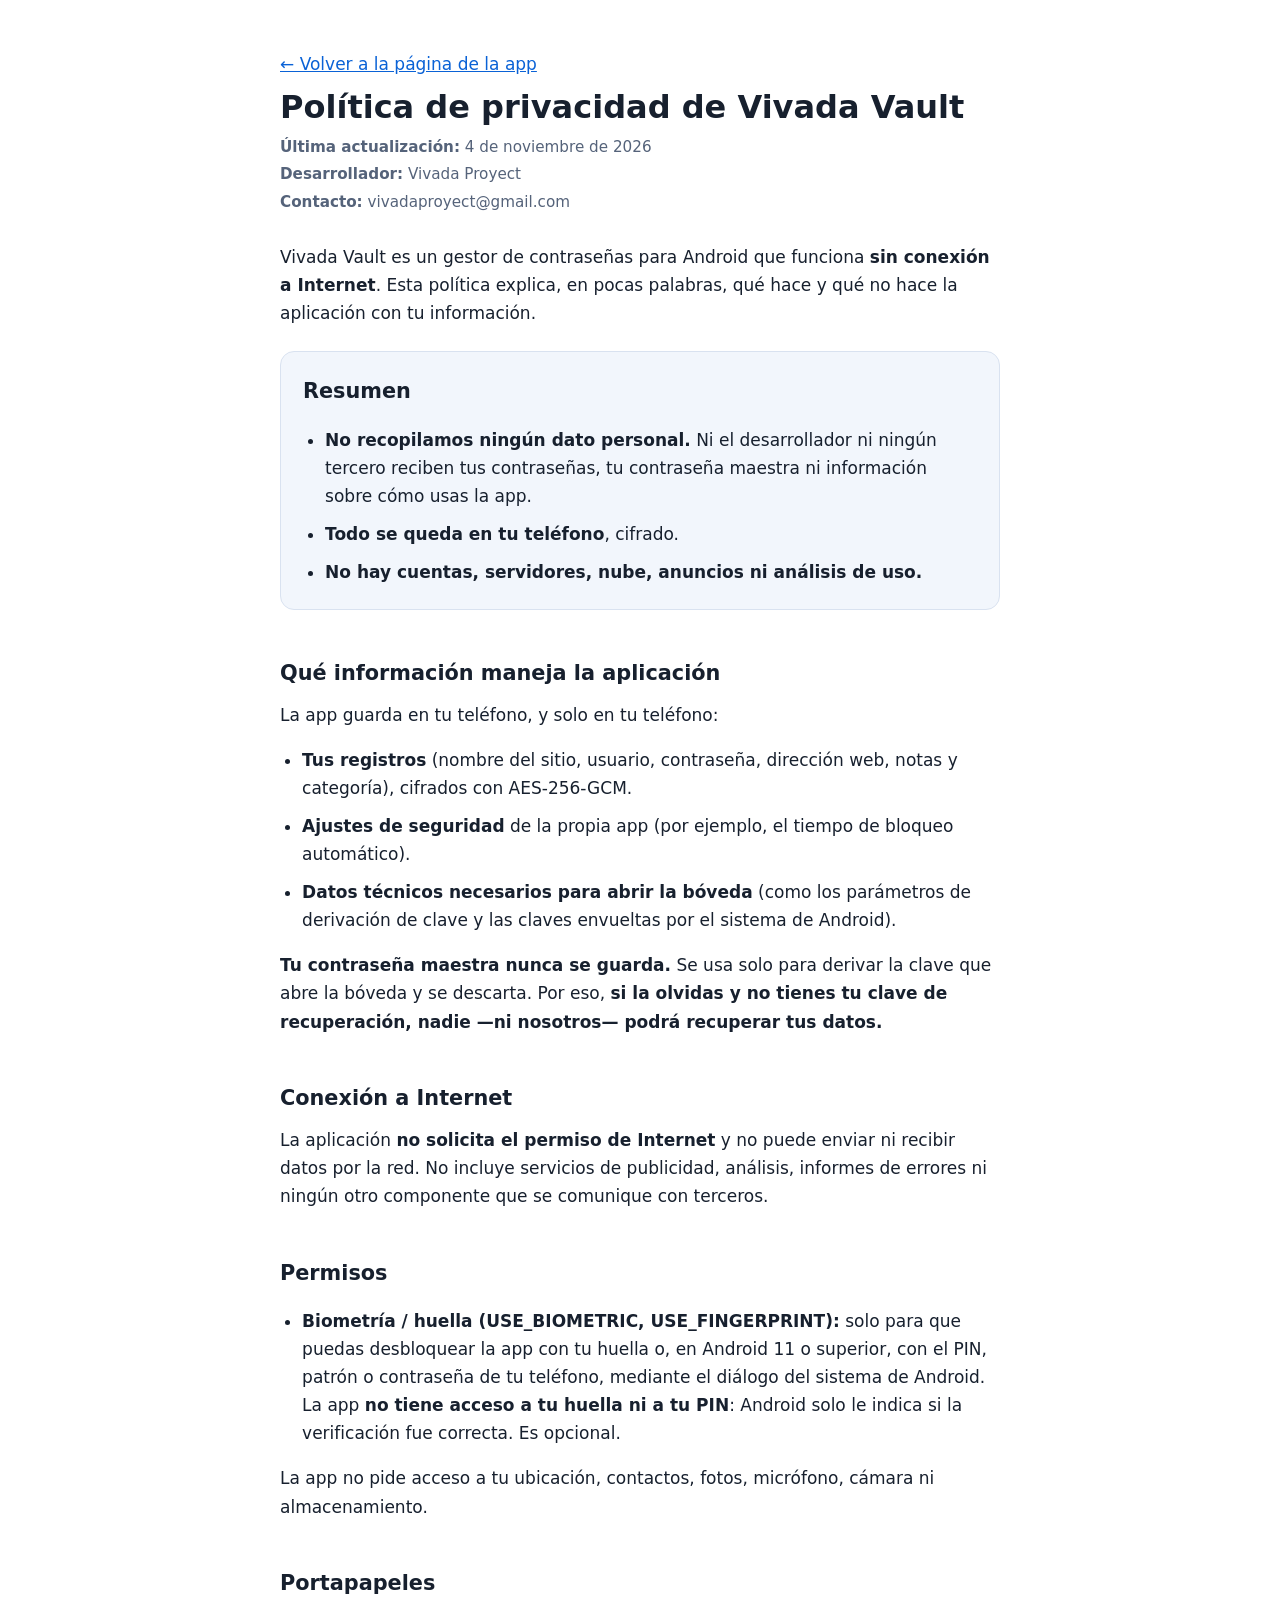
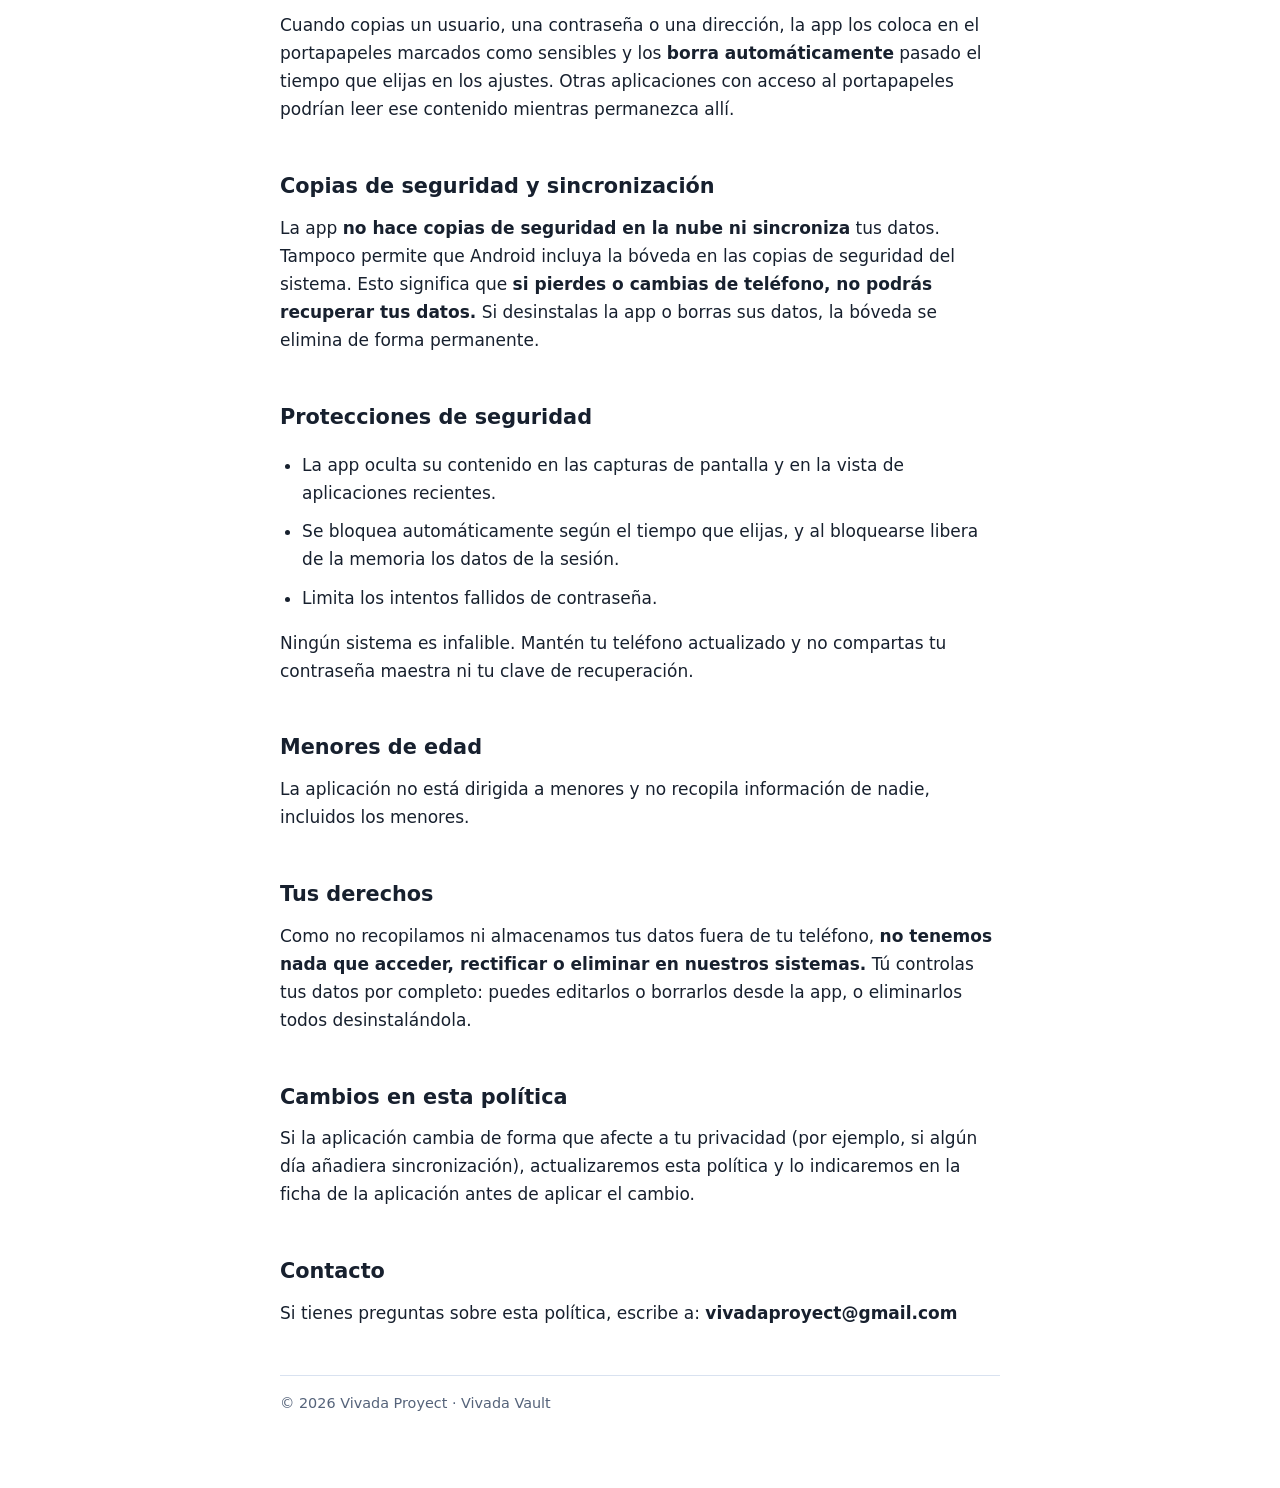
<file: vault/privacidad.html>
<!doctype html>
<html lang="es">
<head>
<meta charset="utf-8">
<meta name="viewport" content="width=device-width, initial-scale=1">
<title>Política de privacidad de Vivada Vault</title>
<meta name="description" content="Política de privacidad de Vivada Vault, el gestor de contraseñas sin nube de Vivada Proyect.">
<style>
  :root {
    --bg: #ffffff;
    --text: #17202e;
    --muted: #55637a;
    --accent: #0a62d6;
    --card: #f2f6fc;
    --line: #d9e2f0;
  }
  @media (prefers-color-scheme: dark) {
    :root {
      --bg: #0a1424;
      --text: #e6edf8;
      --muted: #a9b8d0;
      --accent: #5aa2ff;
      --card: #102038;
      --line: #223656;
    }
  }
  * { box-sizing: border-box; }
  body {
    margin: 0;
    background: var(--bg);
    color: var(--text);
    font: 17px/1.65 system-ui, -apple-system, "Segoe UI", Roboto, sans-serif;
  }
  main { max-width: 760px; margin: 0 auto; padding: 40px 20px 72px; }
  h1 { font-size: 2rem; line-height: 1.2; margin: 0 0 8px; }
  h2 { font-size: 1.3rem; margin: 2.2em 0 0.5em; }
  p, li { margin: 0.6em 0; }
  ul { padding-left: 1.3em; }
  .meta { color: var(--muted); font-size: 0.95rem; margin-bottom: 28px; }
  .meta p { margin: 0.15em 0; }
  .summary {
    background: var(--card);
    border: 1px solid var(--line);
    border-radius: 14px;
    padding: 6px 22px;
    margin: 24px 0;
  }
  a { color: var(--accent); }
  footer { color: var(--muted); font-size: 0.9rem; margin-top: 48px; border-top: 1px solid var(--line); padding-top: 16px; }
</style>
</head>
<body>
<main>
  <p><a href="../app/vault/">← Volver a la página de la app</a></p>
  <h1>Política de privacidad de Vivada Vault</h1>
  <div class="meta">
    <p><strong>Última actualización:</strong> 4 de noviembre de 2026</p>
    <p><strong>Desarrollador:</strong> Vivada Proyect</p>
    <p><strong>Contacto:</strong> vivadaproyect@gmail.com</p>
  </div>

  <p>Vivada Vault es un gestor de contraseñas para Android que funciona <strong>sin conexión a Internet</strong>. Esta política explica, en pocas palabras, qué hace y qué no hace la aplicación con tu información.</p>

  <section class="summary" aria-label="Resumen">
    <h2 style="margin-top:0.8em">Resumen</h2>
    <ul>
      <li><strong>No recopilamos ningún dato personal.</strong> Ni el desarrollador ni ningún tercero reciben tus contraseñas, tu contraseña maestra ni información sobre cómo usas la app.</li>
      <li><strong>Todo se queda en tu teléfono</strong>, cifrado.</li>
      <li><strong>No hay cuentas, servidores, nube, anuncios ni análisis de uso.</strong></li>
    </ul>
  </section>

  <h2>Qué información maneja la aplicación</h2>
  <p>La app guarda en tu teléfono, y solo en tu teléfono:</p>
  <ul>
    <li><strong>Tus registros</strong> (nombre del sitio, usuario, contraseña, dirección web, notas y categoría), cifrados con AES-256-GCM.</li>
    <li><strong>Ajustes de seguridad</strong> de la propia app (por ejemplo, el tiempo de bloqueo automático).</li>
    <li><strong>Datos técnicos necesarios para abrir la bóveda</strong> (como los parámetros de derivación de clave y las claves envueltas por el sistema de Android).</li>
  </ul>
  <p><strong>Tu contraseña maestra nunca se guarda.</strong> Se usa solo para derivar la clave que abre la bóveda y se descarta. Por eso, <strong>si la olvidas y no tienes tu clave de recuperación, nadie —ni nosotros— podrá recuperar tus datos.</strong></p>

  <h2>Conexión a Internet</h2>
  <p>La aplicación <strong>no solicita el permiso de Internet</strong> y no puede enviar ni recibir datos por la red. No incluye servicios de publicidad, análisis, informes de errores ni ningún otro componente que se comunique con terceros.</p>

  <h2>Permisos</h2>
  <ul>
    <li><strong>Biometría / huella (USE_BIOMETRIC, USE_FINGERPRINT):</strong> solo para que puedas desbloquear la app con tu huella o, en Android 11 o superior, con el PIN, patrón o contraseña de tu teléfono, mediante el diálogo del sistema de Android. La app <strong>no tiene acceso a tu huella ni a tu PIN</strong>: Android solo le indica si la verificación fue correcta. Es opcional.</li>
  </ul>
  <p>La app no pide acceso a tu ubicación, contactos, fotos, micrófono, cámara ni almacenamiento.</p>

  <h2>Portapapeles</h2>
  <p>Cuando copias un usuario, una contraseña o una dirección, la app los coloca en el portapapeles marcados como sensibles y los <strong>borra automáticamente</strong> pasado el tiempo que elijas en los ajustes. Otras aplicaciones con acceso al portapapeles podrían leer ese contenido mientras permanezca allí.</p>

  <h2>Copias de seguridad y sincronización</h2>
  <p>La app <strong>no hace copias de seguridad en la nube ni sincroniza</strong> tus datos. Tampoco permite que Android incluya la bóveda en las copias de seguridad del sistema. Esto significa que <strong>si pierdes o cambias de teléfono, no podrás recuperar tus datos.</strong> Si desinstalas la app o borras sus datos, la bóveda se elimina de forma permanente.</p>

  <h2>Protecciones de seguridad</h2>
  <ul>
    <li>La app oculta su contenido en las capturas de pantalla y en la vista de aplicaciones recientes.</li>
    <li>Se bloquea automáticamente según el tiempo que elijas, y al bloquearse libera de la memoria los datos de la sesión.</li>
    <li>Limita los intentos fallidos de contraseña.</li>
  </ul>
  <p>Ningún sistema es infalible. Mantén tu teléfono actualizado y no compartas tu contraseña maestra ni tu clave de recuperación.</p>

  <h2>Menores de edad</h2>
  <p>La aplicación no está dirigida a menores y no recopila información de nadie, incluidos los menores.</p>

  <h2>Tus derechos</h2>
  <p>Como no recopilamos ni almacenamos tus datos fuera de tu teléfono, <strong>no tenemos nada que acceder, rectificar o eliminar en nuestros sistemas.</strong> Tú controlas tus datos por completo: puedes editarlos o borrarlos desde la app, o eliminarlos todos desinstalándola.</p>

  <h2>Cambios en esta política</h2>
  <p>Si la aplicación cambia de forma que afecte a tu privacidad (por ejemplo, si algún día añadiera sincronización), actualizaremos esta política y lo indicaremos en la ficha de la aplicación antes de aplicar el cambio.</p>

  <h2>Contacto</h2>
  <p>Si tienes preguntas sobre esta política, escribe a: <strong>vivadaproyect@gmail.com</strong></p>

  <footer>© 2026 Vivada Proyect · Vivada Vault</footer>
</main>
</body>
</html>
</file>
<file: styles.css>
/* =========================================================
   Vivada Proyect — estilos (mobile-first)
   ========================================================= */

/* ---------- Variables de marca ---------- */
:root {
  --navy: #0B2545;
  --blue: #0A5BD8;
  --cyan: #06C3F7;

  /* Tema claro (por defecto): fondos suaves, sin blanco puro */
  color-scheme: light;
  --bg: #EEF3FA;                 /* fondo de página */
  --bg-alt: #E6EDF7;             /* secciones alternas, footer, hovers */
  --surface: #F8FAFD;            /* tarjetas, navbar, menú móvil */
  --heading: #0B2545;            /* títulos */
  --text: #3d4f6b;               /* texto; contraste AA sobre --bg y --surface */
  --link: #0A5BD8;               /* enlaces, eyebrows, etiquetas */
  --border: rgba(11, 37, 69, .08);
  --tag-bg: #E1EBFA;
  --nav-bg: rgba(248, 250, 253, .88);
  --img-filter: none;
  /* Logos (los PNG tienen fondo blanco) */
  --logo-blend: multiply;
  --logo-bg: transparent;
  --logo-radius: 0;
  --logo-pad: 0;
  --brand-blend: multiply;
  --brand-bg: transparent;
  --brand-pad: 0;
  --grad: linear-gradient(135deg, #0A5BD8, #06C3F7);
  --radius: 20px;
  --radius-sm: 14px;
  --shadow: 0 10px 30px rgba(11, 37, 69, .08);
  --shadow-lg: 0 18px 44px rgba(10, 91, 216, .18);
  --nav-h: 68px;
  --font-title: 'Sora', system-ui, sans-serif;
  --font-body: 'Inter', system-ui, sans-serif;
}

/* ---------- Tema oscuro ----------
   1) data-theme="dark": elección manual (botón) o sistema oscuro (lo fija el script del <head>)
   2) Respaldo sin JavaScript: sigue la preferencia del sistema */
:root[data-theme="dark"] {
  color-scheme: dark;
  --bg: #0A1424;
  --bg-alt: #0E1B30;
  --surface: #12335E;
  --heading: #E6EEF9;
  --text: #A9BCD6;
  --link: #6FB0FF;
  --border: rgba(255, 255, 255, .08);
  --tag-bg: rgba(59, 140, 255, .16);
  --nav-bg: rgba(10, 20, 36, .88);
  --shadow: 0 10px 30px rgba(0, 0, 0, .35);
  --shadow-lg: 0 18px 44px rgba(0, 0, 0, .45);
  --img-filter: brightness(.92);
  --logo-blend: normal;
  --logo-bg: #F4F8FF;
  --logo-radius: 28px;
  --logo-pad: 20px;
  --brand-blend: normal;
  --brand-bg: #F4F8FF;
  --brand-pad: 3px 5px;
}
@media (prefers-color-scheme: dark) {
  :root:not([data-theme="light"]):not([data-theme="dark"]) {
    color-scheme: dark;
    --bg: #0A1424;
    --bg-alt: #0E1B30;
    --surface: #12335E;
    --heading: #E6EEF9;
    --text: #A9BCD6;
    --link: #6FB0FF;
    --border: rgba(255, 255, 255, .08);
    --tag-bg: rgba(59, 140, 255, .16);
    --nav-bg: rgba(10, 20, 36, .88);
    --shadow: 0 10px 30px rgba(0, 0, 0, .35);
    --shadow-lg: 0 18px 44px rgba(0, 0, 0, .45);
    --img-filter: brightness(.92);
    --logo-blend: normal;
    --logo-bg: #F4F8FF;
    --logo-radius: 28px;
    --logo-pad: 20px;
    --brand-blend: normal;
    --brand-bg: #F4F8FF;
    --brand-pad: 3px 5px;
  }
}

/* ---------- Reset básico ---------- */
*, *::before, *::after { box-sizing: border-box; }
html { scroll-behavior: smooth; scroll-padding-top: var(--nav-h); }
body {
  margin: 0;
  font-family: var(--font-body);
  color: var(--text);
  background: var(--bg);
  line-height: 1.65;
  -webkit-font-smoothing: antialiased;
  transition: background-color .2s ease, color .2s ease;
}
img { max-width: 100%; height: auto; display: block; }
ul, ol { margin: 0; padding: 0; list-style: none; }
h1, h2, h3 { font-family: var(--font-title); color: var(--heading); line-height: 1.15; margin: 0 0 .5em; transition: color .2s ease; }
h1 { font-size: clamp(2.1rem, 7vw, 3.6rem); font-weight: 800; letter-spacing: -.02em; }
h2 { font-size: clamp(1.7rem, 4.5vw, 2.5rem); font-weight: 700; letter-spacing: -.01em; }
h3 { font-size: 1.2rem; font-weight: 700; }
p { margin: 0 0 1em; }
a { color: var(--link); }

/* Foco visible (accesibilidad) */
:focus-visible { outline: 3px solid var(--cyan); outline-offset: 3px; border-radius: 6px; }

.container { width: min(1120px, 100% - 32px); margin-inline: auto; }
.sr-only { position: absolute; width: 1px; height: 1px; overflow: hidden; clip: rect(0 0 0 0); white-space: nowrap; }
.skip-link { position: absolute; left: 16px; top: -60px; background: var(--navy); color: #fff; padding: 10px 16px; border-radius: 10px; z-index: 200; }
.skip-link:focus { top: 12px; }
.grad-text { background: var(--grad); -webkit-background-clip: text; background-clip: text; color: transparent; }
.eyebrow { font-family: var(--font-title); font-weight: 600; font-size: .85rem; letter-spacing: .12em; text-transform: uppercase; color: var(--link); margin-bottom: .8em; }

/* ---------- Botones ---------- */
.btn {
  display: inline-flex; align-items: center; justify-content: center; gap: 10px;
  padding: 14px 28px; border-radius: 999px; border: 2px solid transparent;
  background: var(--grad); color: #fff; text-decoration: none;
  font-family: var(--font-title); font-weight: 600; font-size: 1rem;
  box-shadow: 0 8px 20px rgba(10, 91, 216, .28);
  transition: transform .25s ease, box-shadow .25s ease;
}
.btn:hover { transform: translateY(-3px); box-shadow: 0 14px 28px rgba(10, 91, 216, .38); }
.btn--small { padding: 10px 20px; font-size: .92rem; }
.btn--big { padding: 18px 36px; font-size: 1.1rem; }
.btn--ghost { background: transparent; color: var(--link); border-color: var(--link); box-shadow: none; }
.btn--ghost:hover { background: var(--bg-alt); box-shadow: none; }
.btn--light { background: #fff; color: var(--blue); box-shadow: 0 10px 26px rgba(0, 0, 0, .18); }

/* ---------- Navbar ---------- */
.navbar {
  position: fixed; inset: 0 0 auto 0; height: var(--nav-h); z-index: 100;
  background: var(--nav-bg); backdrop-filter: blur(12px);
  transition: box-shadow .3s, background-color .2s ease;
}
.navbar.scrolled { box-shadow: 0 4px 20px rgba(11, 37, 69, .08); }
.navbar__inner { height: 100%; display: flex; align-items: center; justify-content: space-between; }
.brand { display: inline-flex; align-items: center; gap: 10px; text-decoration: none; font-family: var(--font-title); font-weight: 700; color: var(--heading); font-size: 1.1rem; }
.brand b { color: var(--link); }
.brand img { box-sizing: content-box; width: auto; height: 34px; border-radius: 8px; mix-blend-mode: var(--brand-blend); background: var(--brand-bg); padding: var(--brand-pad); }

.nav-toggle { width: 44px; height: 44px; border: 0; background: transparent; display: grid; place-content: center; gap: 5px; cursor: pointer; border-radius: 10px; }
.nav-toggle span { display: block; width: 24px; height: 2.5px; background: var(--heading); border-radius: 2px; transition: transform .3s, opacity .3s; }
.nav-toggle[aria-expanded="true"] span:nth-child(1) { transform: translateY(7.5px) rotate(45deg); }
.nav-toggle[aria-expanded="true"] span:nth-child(2) { opacity: 0; }
.nav-toggle[aria-expanded="true"] span:nth-child(3) { transform: translateY(-7.5px) rotate(-45deg); }

/* Botón de modo claro / oscuro */
.theme-toggle { margin-left: auto; width: 44px; height: 44px; display: grid; place-items: center; border: 1px solid var(--border); border-radius: 50%; background: transparent; color: var(--heading); cursor: pointer; transition: background-color .2s ease, color .2s ease, border-color .2s ease; }
.theme-toggle:hover { background: var(--bg-alt); }
.theme-toggle .i-sun { display: none; }
:root[data-theme="dark"] .theme-toggle .i-sun { display: block; }
:root[data-theme="dark"] .theme-toggle .i-moon { display: none; }
.nav-toggle { margin-left: 6px; }

/* Menú móvil: panel desplegable */
.nav {
  position: absolute; top: var(--nav-h); left: 0; right: 0; background: var(--surface);
  box-shadow: 0 16px 30px rgba(11, 37, 69, .1);
  padding: 8px 16px 20px; display: none;
}
.nav.open { display: block; }
.nav ul { display: flex; flex-direction: column; gap: 4px; }
.nav a:not(.btn) { display: block; padding: 12px 8px; text-decoration: none; color: var(--heading); font-weight: 500; border-radius: 10px; }
.nav a:not(.btn):hover { color: var(--link); background: var(--bg-alt); }
.nav .btn { margin-top: 8px; width: 100%; }

/* ---------- Hero ---------- */
.hero { position: relative; overflow: hidden; padding: calc(var(--nav-h) + 48px) 0 72px; background: linear-gradient(180deg, var(--bg-alt), var(--bg)); }
.hero__inner { display: grid; gap: 32px; align-items: center; position: relative; z-index: 1; }
.lead { font-size: 1.15rem; max-width: 34ch; }
.hero__cta { display: flex; flex-wrap: wrap; gap: 14px; margin-top: 28px; }
.hero__logo img { width: min(300px, 70%); margin-inline: auto; mix-blend-mode: var(--logo-blend); background: var(--logo-bg); border-radius: var(--logo-radius); padding: var(--logo-pad); }

.hero__bg { position: absolute; inset: 0; pointer-events: none; }
.shape { position: absolute; display: block; }
.shape--1 { width: 420px; height: 420px; right: -140px; top: -80px; border-radius: 50%; background: var(--grad); opacity: .14; filter: blur(8px); }
.shape--2 { width: 300px; height: 300px; left: -120px; bottom: -80px; border-radius: 60px; background: var(--grad); opacity: .1; transform: rotate(25deg); }
.shape--arrow { width: 180px; right: 42%; bottom: 4%; opacity: .12; animation: float 6s ease-in-out infinite; }
@keyframes float { 50% { transform: translate(8px, -14px); } }

/* ---------- Secciones ---------- */
.section { padding: 72px 0; }
.section--alt { background: var(--bg-alt); transition: background-color .2s ease; }
.section__head { max-width: 640px; margin-bottom: 40px; }

.grid { display: grid; gap: 24px; }
.grid--demos { max-width: 560px; margin-inline: auto; }

/* ---------- Tarjetas ---------- */
.card { background: var(--surface); border: 1px solid var(--border); border-radius: var(--radius); box-shadow: var(--shadow); overflow: hidden; transition: transform .3s ease, box-shadow .3s ease, background-color .2s ease, border-color .2s ease; }
.card:hover { transform: translateY(-6px); box-shadow: var(--shadow-lg); }
.card__body { padding: 22px 24px 26px; }
.card__body p { font-size: .98rem; }

.project { display: flex; flex-direction: column; }
.project__img { position: relative; aspect-ratio: 16 / 10; overflow: hidden; background: var(--bg-alt); }
.project__img img { width: 100%; height: 100%; object-fit: cover; object-position: top; filter: var(--img-filter); transition: transform .5s ease; }
.project:hover .project__img img { transform: scale(1.05); }
.badge { position: absolute; left: 14px; top: 14px; background: rgba(11, 37, 69, .85); color: #fff; font-size: .75rem; font-weight: 600; padding: 6px 12px; border-radius: 999px; }
.badge--live { background: var(--blue); }
.tags { display: flex; flex-wrap: wrap; gap: 8px; margin-bottom: 20px; }
.tags li { background: var(--tag-bg); color: var(--link); font-size: .78rem; font-weight: 600; padding: 4px 12px; border-radius: 999px; }

.service { padding: 32px 28px; }
.icon { width: 60px; height: 60px; border-radius: 18px; background: var(--grad); color: #fff; display: grid; place-items: center; margin-bottom: 20px; box-shadow: 0 8px 18px rgba(10, 91, 216, .3); }
.icon svg { width: 30px; height: 30px; }

/* ---------- Línea de tiempo ---------- */
.timeline { display: grid; gap: 28px; position: relative; padding-left: 28px; }
.timeline::before { content: ""; position: absolute; left: 24px; top: 8px; bottom: 8px; width: 3px; background: var(--grad); border-radius: 3px; opacity: .35; }
.step { position: relative; padding-left: 44px; }
.step__num { position: absolute; left: -4px; top: 0; width: 44px; height: 44px; border-radius: 50%; background: var(--grad); color: #fff; font-family: var(--font-title); font-weight: 700; display: grid; place-items: center; box-shadow: 0 6px 16px rgba(10, 91, 216, .3); }
.step h3 { margin-bottom: .2em; padding-top: 8px; }

/* ---------- Contacto ---------- */
.cta { background: var(--grad); color: #fff; text-align: center; border-radius: 28px; padding: 56px 24px; position: relative; overflow: hidden; box-shadow: var(--shadow-lg); }
.cta::after { content: ""; position: absolute; width: 320px; height: 320px; right: -100px; top: -120px; border-radius: 50%; background: rgba(255, 255, 255, .12); }
.cta h2 { color: #fff; max-width: 18ch; margin-inline: auto; }
.cta p { max-width: 40ch; margin: 0 auto 28px; font-size: 1.1rem; }
.cta > * { position: relative; z-index: 1; }
.cta a:not(.btn) { color: #fff; font-weight: 600; }
.contact-list { display: flex; flex-direction: column; gap: 6px; margin-top: 28px; }

/* ---------- Footer ---------- */
.footer { background: var(--bg-alt); padding: 40px 0; text-align: center; transition: background-color .2s ease; }
.footer__inner { display: grid; gap: 20px; justify-items: center; }
.footer ul { display: flex; flex-wrap: wrap; justify-content: center; gap: 8px 24px; }
.footer nav a { color: var(--heading); text-decoration: none; font-weight: 500; }
.footer nav a:hover { color: var(--link); }
.footer p { margin: 0; font-size: .9rem; }

/* ---------- Animaciones de scroll ---------- */
.js .reveal { opacity: 0; transform: translateY(28px); transition: opacity .7s ease, transform .7s ease; }
.js .reveal.visible { opacity: 1; transform: none; }

/* ---------- Tablet / escritorio ---------- */
@media (min-width: 720px) {
  .grid--2, .grid--3 { grid-template-columns: repeat(2, 1fr); }
  .timeline { grid-template-columns: repeat(4, 1fr); padding: 0; gap: 24px; }
  .timeline::before { left: 0; right: 0; top: 22px; bottom: auto; width: auto; height: 3px; }
  .step { padding: 60px 0 0; }
  .step__num { left: 0; }
  .contact-list { flex-direction: row; justify-content: center; gap: 32px; }
}
@media (min-width: 960px) {
  .nav-toggle { display: none; }
  .theme-toggle { order: 3; margin-left: 8px; }
  .nav { margin-left: auto; position: static; display: block; background: none; box-shadow: none; padding: 0; }
  .nav ul { flex-direction: row; align-items: center; gap: 8px; }
  .nav .btn { margin: 0 0 0 8px; width: auto; }
  .hero { padding: calc(var(--nav-h) + 80px) 0 110px; }
  .hero__inner { grid-template-columns: 1.15fr .85fr; }
  .hero__logo img { width: min(420px, 100%); }
  .grid--3 { grid-template-columns: repeat(3, 1fr); }
  .section { padding: 100px 0; }
}

/* ---------- Respeta prefers-reduced-motion ---------- */
@media (prefers-reduced-motion: reduce) {
  html { scroll-behavior: auto; }
  *, *::before, *::after { animation: none !important; transition: none !important; }
  .js .reveal { opacity: 1; transform: none; }
}
</file>
<file: app/vault/styles.css>
/* =========================================================
   Vivada Vault — página de la app (mobile-first)
   Mismo diseño que vivadaproyect.com, pero sin fuentes ni
   recursos externos: solo fuentes del sistema.
   ========================================================= */

:root {
  --blue: #0A5BD8;
  --cyan: #06C3F7;
  --grad: linear-gradient(135deg, #0A5BD8, #06C3F7);

  /* Tema claro */
  color-scheme: light;
  --bg: #EEF3FA;
  --bg-alt: #E6EDF7;
  --surface: #F8FAFD;
  --heading: #0B2545;
  --text: #3d4f6b;
  --link: #0A5BD8;
  --border: rgba(11, 37, 69, .1);
  --tag-bg: #E1EBFA;
  --nav-bg: rgba(248, 250, 253, .9);
  --shadow: 0 10px 30px rgba(11, 37, 69, .08);
  --shadow-lg: 0 18px 44px rgba(10, 91, 216, .18);

  --radius: 20px;
  --nav-h: 64px;
  --font-title: "Sora", "Segoe UI", system-ui, -apple-system, Roboto, sans-serif;
  --font-body: system-ui, -apple-system, "Segoe UI", Roboto, "Helvetica Neue", Arial, sans-serif;
}

/* Tema oscuro (por defecto; lo fija el script del <head>) */
:root[data-theme="dark"] {
  color-scheme: dark;
  --bg: #0A1424;
  --bg-alt: #0E1B30;
  --surface: #12335E;
  --heading: #E6EEF9;
  --text: #A9BCD6;
  --link: #6FB0FF;
  --border: rgba(255, 255, 255, .1);
  --tag-bg: rgba(59, 140, 255, .16);
  --nav-bg: rgba(10, 20, 36, .9);
  --shadow: 0 10px 30px rgba(0, 0, 0, .35);
  --shadow-lg: 0 18px 44px rgba(0, 0, 0, .45);
}

*, *::before, *::after { box-sizing: border-box; }
html { scroll-behavior: smooth; scroll-padding-top: calc(var(--nav-h) + 8px); -webkit-text-size-adjust: 100%; }
body { margin: 0; font-family: var(--font-body); color: var(--text); background: var(--bg); line-height: 1.65; }
img { max-width: 100%; height: auto; display: block; }
ul { margin: 0; padding: 0; list-style: none; }
h1, h2, h3 { font-family: var(--font-title); color: var(--heading); line-height: 1.15; margin: 0 0 .5em; }
h1 { font-size: clamp(2.2rem, 8vw, 3.6rem); font-weight: 800; letter-spacing: -.02em; }
h2 { font-size: clamp(1.7rem, 4.5vw, 2.4rem); font-weight: 700; letter-spacing: -.01em; }
h3 { font-size: 1.15rem; font-weight: 700; }
p { margin: 0 0 1em; }
a { color: var(--link); }
:focus-visible { outline: 3px solid var(--cyan); outline-offset: 3px; border-radius: 6px; }

.container { width: min(1040px, 100% - 32px); margin-inline: auto; }
.sr-only { position: absolute; width: 1px; height: 1px; overflow: hidden; clip: rect(0 0 0 0); white-space: nowrap; }
.skip-link { position: absolute; left: 16px; top: -60px; background: #0B2545; color: #fff; padding: 10px 16px; border-radius: 10px; z-index: 200; }
.skip-link:focus { top: 12px; }
.grad-text { background: var(--grad); -webkit-background-clip: text; background-clip: text; color: transparent; }
.eyebrow { font-family: var(--font-title); font-weight: 600; font-size: .85rem; letter-spacing: .12em; text-transform: uppercase; color: var(--link); margin-bottom: .8em; }

/* ---------- Botones (mín. 48 px de alto: cómodo al tacto) ---------- */
.btn {
  display: inline-flex; align-items: center; justify-content: center; gap: 10px;
  min-height: 48px; padding: 12px 28px; border-radius: 999px; border: 2px solid transparent;
  background: var(--grad); color: #fff; text-decoration: none;
  font-family: var(--font-title); font-weight: 600; font-size: 1rem;
  box-shadow: 0 8px 20px rgba(10, 91, 216, .3);
  transition: transform .25s ease, box-shadow .25s ease;
}
.btn:hover { transform: translateY(-3px); box-shadow: 0 14px 28px rgba(10, 91, 216, .4); }
.btn--small { min-height: 44px; padding: 8px 20px; font-size: .92rem; }
.btn--big { min-height: 60px; padding: 16px 38px; font-size: 1.15rem; }
.btn--ghost { background: transparent; color: var(--link); border-color: var(--link); box-shadow: none; }
.btn--ghost:hover { background: var(--bg-alt); box-shadow: none; }
.btn--light { background: #fff; color: #0A5BD8; box-shadow: 0 10px 26px rgba(0, 0, 0, .2); }
.btn svg { width: 24px; height: 24px; flex: none; }

/* ---------- Barra superior ---------- */
.topbar { position: fixed; inset: 0 0 auto 0; height: var(--nav-h); z-index: 100; background: var(--nav-bg); backdrop-filter: blur(12px); border-bottom: 1px solid var(--border); }
.topbar__inner { height: 100%; display: flex; align-items: center; gap: 12px; }
.brand { display: inline-flex; align-items: center; gap: 10px; text-decoration: none; font-family: var(--font-title); font-weight: 700; color: var(--heading); margin-right: auto; }
.brand img { width: 34px; height: 34px; border-radius: 9px; }
.topnav { display: none; }
.topnav a { color: var(--heading); text-decoration: none; font-weight: 500; padding: 10px 12px; border-radius: 10px; }
.topnav a:hover { color: var(--link); background: var(--bg-alt); }
.theme-toggle { width: 44px; height: 44px; display: grid; place-items: center; border: 1px solid var(--border); border-radius: 50%; background: transparent; color: var(--heading); cursor: pointer; }
.theme-toggle:hover { background: var(--bg-alt); }
.theme-toggle .i-sun { display: none; }
:root[data-theme="dark"] .theme-toggle .i-sun { display: block; }
:root[data-theme="dark"] .theme-toggle .i-moon { display: none; }

/* ---------- Hero ---------- */
.hero { position: relative; overflow: hidden; padding: calc(var(--nav-h) + 40px) 0 56px; background: linear-gradient(180deg, var(--bg-alt), var(--bg)); text-align: center; }
.hero__bg { position: absolute; inset: 0; pointer-events: none; }
.shape { position: absolute; display: block; background: var(--grad); }
.shape--1 { width: 380px; height: 380px; right: -140px; top: -90px; border-radius: 50%; opacity: .16; filter: blur(8px); }
.shape--2 { width: 280px; height: 280px; left: -120px; bottom: -70px; border-radius: 60px; opacity: .12; transform: rotate(25deg); }
.hero__inner { position: relative; z-index: 1; }
.hero__icon { width: 96px; height: 96px; border-radius: 24px; margin: 0 auto 20px; box-shadow: var(--shadow-lg); }
.hero .lead { font-size: 1.2rem; max-width: 30ch; margin: 0 auto 28px; }
.hero__meta { margin: 18px 0 0; font-size: .92rem; }

/* ---------- Secciones ---------- */
.section { padding: 64px 0; }
.section--alt { background: var(--bg-alt); }
.section__head { max-width: 640px; margin-bottom: 36px; }

/* ---------- Galería (scroll horizontal con snap; funciona sin JavaScript) ---------- */
.gallery { display: flex; gap: 16px; overflow-x: auto; scroll-snap-type: x mandatory; padding: 4px 16px 20px; margin-inline: -16px; scrollbar-color: var(--blue) transparent; }
.gallery__item { flex: 0 0 min(62vw, 240px); scroll-snap-align: center; margin: 0; }
.gallery__item img { width: 100%; border-radius: 22px; border: 1px solid var(--border); box-shadow: var(--shadow); background: var(--surface); }
.gallery__item figcaption { margin-top: 10px; font-size: .9rem; text-align: center; }

/* ---------- Tarjetas ---------- */
.grid { display: grid; gap: 20px; }
.card { background: var(--surface); border: 1px solid var(--border); border-radius: var(--radius); box-shadow: var(--shadow); padding: 26px 24px; transition: transform .3s ease, box-shadow .3s ease; }
.card:hover { transform: translateY(-4px); box-shadow: var(--shadow-lg); }
.card p { margin: 0; font-size: .98rem; }
.icon { width: 52px; height: 52px; border-radius: 16px; background: var(--grad); color: #fff; display: grid; place-items: center; margin-bottom: 16px; box-shadow: 0 8px 18px rgba(10, 91, 216, .3); }
.icon svg { width: 26px; height: 26px; }

/* ---------- Seguridad ---------- */
.explain { display: grid; gap: 20px; }
.explain article { border-left: 4px solid var(--blue); padding: 4px 0 4px 20px; }
.explain h3 { margin-bottom: .3em; }
.explain p { margin: 0; }
.notice { margin-top: 28px; padding: 20px 24px; border-radius: var(--radius); background: var(--surface); border: 1px solid var(--border); }
.notice p { margin: 0; }
.notice strong { color: var(--heading); }

/* ---------- FAQ ---------- */
.faq { display: grid; gap: 12px; max-width: 760px; }
.faq details { background: var(--surface); border: 1px solid var(--border); border-radius: 16px; }
.faq summary { cursor: pointer; list-style: none; padding: 16px 52px 16px 20px; min-height: 52px; font-family: var(--font-title); font-weight: 600; color: var(--heading); position: relative; border-radius: 16px; }
.faq summary::-webkit-details-marker { display: none; }
.faq summary::after { content: "+"; position: absolute; right: 20px; top: 50%; transform: translateY(-50%); font-size: 1.5rem; line-height: 1; color: var(--link); }
.faq details[open] summary::after { content: "−"; }
.faq details p { margin: 0; padding: 0 20px 18px; }

/* ---------- Datos técnicos ---------- */
.specs { display: grid; gap: 0; max-width: 640px; border: 1px solid var(--border); border-radius: var(--radius); overflow: hidden; background: var(--surface); }
.specs div { display: flex; justify-content: space-between; gap: 16px; padding: 14px 20px; border-top: 1px solid var(--border); }
.specs div:first-child { border-top: 0; }
.specs dt { color: var(--text); }
.specs dd { margin: 0; color: var(--heading); font-weight: 600; text-align: right; overflow-wrap: anywhere; }
.specs { margin: 0; }

/* ---------- Soporte y cierre ---------- */
.contact-list { display: flex; flex-direction: column; gap: 4px; }
.contact-list a { display: inline-block; padding: 8px 0; font-weight: 600; }
.cta { background: var(--grad); color: #fff; text-align: center; border-radius: 28px; padding: 52px 24px; box-shadow: var(--shadow-lg); }
.cta h2 { color: #fff; }
.cta p { max-width: 40ch; margin: 0 auto 26px; font-size: 1.1rem; }

.footer { background: var(--bg-alt); padding: 36px 0; text-align: center; font-size: .92rem; }
.footer__inner { display: grid; gap: 16px; justify-items: center; }
.footer .brand { display: inline-flex; margin-right: 0; padding: 0; }
.footer ul { display: flex; flex-wrap: wrap; justify-content: center; gap: 4px 24px; }
.footer a { display: inline-block; padding: 8px 0; color: var(--heading); text-decoration: none; font-weight: 500; }
.footer a:hover { color: var(--link); }
.footer p { margin: 0; }

/* ---------- Tablet / escritorio ---------- */
@media (min-width: 720px) {
  .grid--features { grid-template-columns: repeat(2, 1fr); }
  .explain { grid-template-columns: repeat(3, 1fr); gap: 28px; }
  .contact-list { flex-direction: row; gap: 32px; }
  .topnav { display: flex; gap: 4px; }
}
@media (min-width: 960px) {
  .grid--features { grid-template-columns: repeat(3, 1fr); }
  .section { padding: 90px 0; }
}

/* ---------- Enlace de vuelta (arriba del hero) ---------- */
.backlink { margin: 0 0 20px; text-align: left; }
.backlink a { display: inline-flex; align-items: center; min-height: 44px; font-weight: 600; text-decoration: none; }
.backlink a:hover { text-decoration: underline; }

/* ---------- Índice de apps (app/index.html) ---------- */
.apps { display: grid; gap: 20px; }
.app-card { display: flex; flex-direction: column; gap: 18px; padding: 26px 24px; }
.app-card__head { display: flex; align-items: center; gap: 16px; }
.app-card__icon { width: 64px; height: 64px; border-radius: 16px; flex: none; box-shadow: var(--shadow); }
.app-card h3 { margin: 0; font-size: 1.3rem; }
.app-card p { margin: 0; }
.app-card__actions { display: flex; flex-wrap: wrap; gap: 12px; }
.app-card__actions .btn { flex: 1 1 150px; }
@media (min-width: 720px) {
  .apps { grid-template-columns: repeat(2, 1fr); }
}

/* ---------- Botón sin enlace (app aún no publicada) ---------- */
.btn--disabled { background: var(--bg-alt); color: var(--heading); border-color: var(--border); box-shadow: none; cursor: default; pointer-events: none; }
.btn--compact { padding-inline: 14px; white-space: nowrap; }
.brand--nowrap span { white-space: nowrap; }
.cta .btn--disabled { background: rgba(255, 255, 255, .18); color: #fff; border-color: rgba(255, 255, 255, .55); }

/* ---------- Movimiento reducido ---------- */
@media (prefers-reduced-motion: reduce) {
  html { scroll-behavior: auto; }
  *, *::before, *::after { transition: none !important; }
  .btn:hover, .card:hover { transform: none; }
}
</file>
<file: demos/siscofar-3.0/assets/index-BOzreXXY.css>
@font-face{font-family:IBM Plex Sans;font-style:normal;font-display:swap;font-weight:400;src:url(/demos/siscofar-3.0/assets/ibm-plex-sans-cyrillic-ext-400-normal-g30qAdWV.woff2) format("woff2"),url(/demos/siscofar-3.0/assets/ibm-plex-sans-cyrillic-ext-400-normal-Dsrv2Tcn.woff) format("woff");unicode-range:U+0460-052F,U+1C80-1C8A,U+20B4,U+2DE0-2DFF,U+A640-A69F,U+FE2E-FE2F}@font-face{font-family:IBM Plex Sans;font-style:normal;font-display:swap;font-weight:400;src:url(/demos/siscofar-3.0/assets/ibm-plex-sans-cyrillic-400-normal-DZqxrq2p.woff2) format("woff2"),url(/demos/siscofar-3.0/assets/ibm-plex-sans-cyrillic-400-normal-BTotfTJu.woff) format("woff");unicode-range:U+0301,U+0400-045F,U+0490-0491,U+04B0-04B1,U+2116}@font-face{font-family:IBM Plex Sans;font-style:normal;font-display:swap;font-weight:400;src:url(/demos/siscofar-3.0/assets/ibm-plex-sans-greek-400-normal-_efipK4i.woff2) format("woff2"),url(/demos/siscofar-3.0/assets/ibm-plex-sans-greek-400-normal-D9ESIMu3.woff) format("woff");unicode-range:U+0370-0377,U+037A-037F,U+0384-038A,U+038C,U+038E-03A1,U+03A3-03FF}@font-face{font-family:IBM Plex Sans;font-style:normal;font-display:swap;font-weight:400;src:url(/demos/siscofar-3.0/assets/ibm-plex-sans-vietnamese-400-normal-DG4YqDda.woff2) format("woff2"),url(/demos/siscofar-3.0/assets/ibm-plex-sans-vietnamese-400-normal-fK1oJ5dG.woff) format("woff");unicode-range:U+0102-0103,U+0110-0111,U+0128-0129,U+0168-0169,U+01A0-01A1,U+01AF-01B0,U+0300-0301,U+0303-0304,U+0308-0309,U+0323,U+0329,U+1EA0-1EF9,U+20AB}@font-face{font-family:IBM Plex Sans;font-style:normal;font-display:swap;font-weight:400;src:url(/demos/siscofar-3.0/assets/ibm-plex-sans-latin-ext-400-normal-C5H60-Va.woff2) format("woff2"),url(/demos/siscofar-3.0/assets/ibm-plex-sans-latin-ext-400-normal-RBey6euL.woff) format("woff");unicode-range:U+0100-02BA,U+02BD-02C5,U+02C7-02CC,U+02CE-02D7,U+02DD-02FF,U+0304,U+0308,U+0329,U+1D00-1DBF,U+1E00-1E9F,U+1EF2-1EFF,U+2020,U+20A0-20AB,U+20AD-20C0,U+2113,U+2C60-2C7F,U+A720-A7FF}@font-face{font-family:IBM Plex Sans;font-style:normal;font-display:swap;font-weight:400;src:url(/demos/siscofar-3.0/assets/ibm-plex-sans-latin-400-normal-CDDApCn2.woff2) format("woff2"),url(/demos/siscofar-3.0/assets/ibm-plex-sans-latin-400-normal-CYLoc0-x.woff) format("woff");unicode-range:U+0000-00FF,U+0131,U+0152-0153,U+02BB-02BC,U+02C6,U+02DA,U+02DC,U+0304,U+0308,U+0329,U+2000-206F,U+20AC,U+2122,U+2191,U+2193,U+2212,U+2215,U+FEFF,U+FFFD}@font-face{font-family:IBM Plex Sans;font-style:normal;font-display:swap;font-weight:500;src:url(/demos/siscofar-3.0/assets/ibm-plex-sans-cyrillic-ext-500-normal-Cs5J6C77.woff2) format("woff2"),url(/demos/siscofar-3.0/assets/ibm-plex-sans-cyrillic-ext-500-normal-DB5PtV2g.woff) format("woff");unicode-range:U+0460-052F,U+1C80-1C8A,U+20B4,U+2DE0-2DFF,U+A640-A69F,U+FE2E-FE2F}@font-face{font-family:IBM Plex Sans;font-style:normal;font-display:swap;font-weight:500;src:url(/demos/siscofar-3.0/assets/ibm-plex-sans-cyrillic-500-normal-CocWQlwt.woff2) format("woff2"),url(/demos/siscofar-3.0/assets/ibm-plex-sans-cyrillic-500-normal-ByOcLdNv.woff) format("woff");unicode-range:U+0301,U+0400-045F,U+0490-0491,U+04B0-04B1,U+2116}@font-face{font-family:IBM Plex Sans;font-style:normal;font-display:swap;font-weight:500;src:url(/demos/siscofar-3.0/assets/ibm-plex-sans-greek-500-normal-JMMifIXV.woff2) format("woff2"),url(/demos/siscofar-3.0/assets/ibm-plex-sans-greek-500-normal-CuWXN6rf.woff) format("woff");unicode-range:U+0370-0377,U+037A-037F,U+0384-038A,U+038C,U+038E-03A1,U+03A3-03FF}@font-face{font-family:IBM Plex Sans;font-style:normal;font-display:swap;font-weight:500;src:url(/demos/siscofar-3.0/assets/ibm-plex-sans-vietnamese-500-normal-e4dixQRQ.woff2) format("woff2"),url(/demos/siscofar-3.0/assets/ibm-plex-sans-vietnamese-500-normal-BEb3_waV.woff) format("woff");unicode-range:U+0102-0103,U+0110-0111,U+0128-0129,U+0168-0169,U+01A0-01A1,U+01AF-01B0,U+0300-0301,U+0303-0304,U+0308-0309,U+0323,U+0329,U+1EA0-1EF9,U+20AB}@font-face{font-family:IBM Plex Sans;font-style:normal;font-display:swap;font-weight:500;src:url(/demos/siscofar-3.0/assets/ibm-plex-sans-latin-ext-500-normal-DakdToA3.woff2) format("woff2"),url(/demos/siscofar-3.0/assets/ibm-plex-sans-latin-ext-500-normal-D0aIdm-b.woff) format("woff");unicode-range:U+0100-02BA,U+02BD-02C5,U+02C7-02CC,U+02CE-02D7,U+02DD-02FF,U+0304,U+0308,U+0329,U+1D00-1DBF,U+1E00-1E9F,U+1EF2-1EFF,U+2020,U+20A0-20AB,U+20AD-20C0,U+2113,U+2C60-2C7F,U+A720-A7FF}@font-face{font-family:IBM Plex Sans;font-style:normal;font-display:swap;font-weight:500;src:url(/demos/siscofar-3.0/assets/ibm-plex-sans-latin-500-normal-6ng42L7E.woff2) format("woff2"),url(/demos/siscofar-3.0/assets/ibm-plex-sans-latin-500-normal-BgVn5rGT.woff) format("woff");unicode-range:U+0000-00FF,U+0131,U+0152-0153,U+02BB-02BC,U+02C6,U+02DA,U+02DC,U+0304,U+0308,U+0329,U+2000-206F,U+20AC,U+2122,U+2191,U+2193,U+2212,U+2215,U+FEFF,U+FFFD}@font-face{font-family:IBM Plex Sans;font-style:normal;font-display:swap;font-weight:600;src:url(/demos/siscofar-3.0/assets/ibm-plex-sans-cyrillic-ext-600-normal-DUMzJB7m.woff2) format("woff2"),url(/demos/siscofar-3.0/assets/ibm-plex-sans-cyrillic-ext-600-normal-Bz0x94Yp.woff) format("woff");unicode-range:U+0460-052F,U+1C80-1C8A,U+20B4,U+2DE0-2DFF,U+A640-A69F,U+FE2E-FE2F}@font-face{font-family:IBM Plex Sans;font-style:normal;font-display:swap;font-weight:600;src:url(/demos/siscofar-3.0/assets/ibm-plex-sans-cyrillic-600-normal-71GNu3SW.woff2) format("woff2"),url(/demos/siscofar-3.0/assets/ibm-plex-sans-cyrillic-600-normal-BGq0mW3O.woff) format("woff");unicode-range:U+0301,U+0400-045F,U+0490-0491,U+04B0-04B1,U+2116}@font-face{font-family:IBM Plex Sans;font-style:normal;font-display:swap;font-weight:600;src:url(/demos/siscofar-3.0/assets/ibm-plex-sans-greek-600-normal-DzTrcv_p.woff2) format("woff2"),url(/demos/siscofar-3.0/assets/ibm-plex-sans-greek-600-normal-D-CqTdkO.woff) format("woff");unicode-range:U+0370-0377,U+037A-037F,U+0384-038A,U+038C,U+038E-03A1,U+03A3-03FF}@font-face{font-family:IBM Plex Sans;font-style:normal;font-display:swap;font-weight:600;src:url(/demos/siscofar-3.0/assets/ibm-plex-sans-vietnamese-600-normal-DpPYBSTl.woff2) format("woff2"),url(/demos/siscofar-3.0/assets/ibm-plex-sans-vietnamese-600-normal-DgdngZtN.woff) format("woff");unicode-range:U+0102-0103,U+0110-0111,U+0128-0129,U+0168-0169,U+01A0-01A1,U+01AF-01B0,U+0300-0301,U+0303-0304,U+0308-0309,U+0323,U+0329,U+1EA0-1EF9,U+20AB}@font-face{font-family:IBM Plex Sans;font-style:normal;font-display:swap;font-weight:600;src:url(/demos/siscofar-3.0/assets/ibm-plex-sans-latin-ext-600-normal-DOrvGEcy.woff2) format("woff2"),url(/demos/siscofar-3.0/assets/ibm-plex-sans-latin-ext-600-normal-DIrixKbi.woff) format("woff");unicode-range:U+0100-02BA,U+02BD-02C5,U+02C7-02CC,U+02CE-02D7,U+02DD-02FF,U+0304,U+0308,U+0329,U+1D00-1DBF,U+1E00-1E9F,U+1EF2-1EFF,U+2020,U+20A0-20AB,U+20AD-20C0,U+2113,U+2C60-2C7F,U+A720-A7FF}@font-face{font-family:IBM Plex Sans;font-style:normal;font-display:swap;font-weight:600;src:url(/demos/siscofar-3.0/assets/ibm-plex-sans-latin-600-normal-CuJfVYMP.woff2) format("woff2"),url(/demos/siscofar-3.0/assets/ibm-plex-sans-latin-600-normal-Cu4Hd6ag.woff) format("woff");unicode-range:U+0000-00FF,U+0131,U+0152-0153,U+02BB-02BC,U+02C6,U+02DA,U+02DC,U+0304,U+0308,U+0329,U+2000-206F,U+20AC,U+2122,U+2191,U+2193,U+2212,U+2215,U+FEFF,U+FFFD}@font-face{font-family:IBM Plex Sans;font-style:normal;font-display:swap;font-weight:700;src:url(/demos/siscofar-3.0/assets/ibm-plex-sans-cyrillic-ext-700-normal-BmRLXWpJ.woff2) format("woff2"),url(/demos/siscofar-3.0/assets/ibm-plex-sans-cyrillic-ext-700-normal-DCQwxkRk.woff) format("woff");unicode-range:U+0460-052F,U+1C80-1C8A,U+20B4,U+2DE0-2DFF,U+A640-A69F,U+FE2E-FE2F}@font-face{font-family:IBM Plex Sans;font-style:normal;font-display:swap;font-weight:700;src:url(/demos/siscofar-3.0/assets/ibm-plex-sans-cyrillic-700-normal-D_uavGvn.woff2) format("woff2"),url(/demos/siscofar-3.0/assets/ibm-plex-sans-cyrillic-700-normal-RFb1v-CK.woff) format("woff");unicode-range:U+0301,U+0400-045F,U+0490-0491,U+04B0-04B1,U+2116}@font-face{font-family:IBM Plex Sans;font-style:normal;font-display:swap;font-weight:700;src:url(/demos/siscofar-3.0/assets/ibm-plex-sans-greek-700-normal-wyJ6jzdA.woff2) format("woff2"),url(/demos/siscofar-3.0/assets/ibm-plex-sans-greek-700-normal-CkZN0sRy.woff) format("woff");unicode-range:U+0370-0377,U+037A-037F,U+0384-038A,U+038C,U+038E-03A1,U+03A3-03FF}@font-face{font-family:IBM Plex Sans;font-style:normal;font-display:swap;font-weight:700;src:url(/demos/siscofar-3.0/assets/ibm-plex-sans-vietnamese-700-normal-CkEo6LDy.woff2) format("woff2"),url(/demos/siscofar-3.0/assets/ibm-plex-sans-vietnamese-700-normal-BV5B8Are.woff) format("woff");unicode-range:U+0102-0103,U+0110-0111,U+0128-0129,U+0168-0169,U+01A0-01A1,U+01AF-01B0,U+0300-0301,U+0303-0304,U+0308-0309,U+0323,U+0329,U+1EA0-1EF9,U+20AB}@font-face{font-family:IBM Plex Sans;font-style:normal;font-display:swap;font-weight:700;src:url(/demos/siscofar-3.0/assets/ibm-plex-sans-latin-ext-700-normal-aMgXseD4.woff2) format("woff2"),url(/demos/siscofar-3.0/assets/ibm-plex-sans-latin-ext-700-normal-DZH6Xh-4.woff) format("woff");unicode-range:U+0100-02BA,U+02BD-02C5,U+02C7-02CC,U+02CE-02D7,U+02DD-02FF,U+0304,U+0308,U+0329,U+1D00-1DBF,U+1E00-1E9F,U+1EF2-1EFF,U+2020,U+20A0-20AB,U+20AD-20C0,U+2113,U+2C60-2C7F,U+A720-A7FF}@font-face{font-family:IBM Plex Sans;font-style:normal;font-display:swap;font-weight:700;src:url(/demos/siscofar-3.0/assets/ibm-plex-sans-latin-700-normal-Bxkt5Cjx.woff2) format("woff2"),url(/demos/siscofar-3.0/assets/ibm-plex-sans-latin-700-normal-Bth3BMcD.woff) format("woff");unicode-range:U+0000-00FF,U+0131,U+0152-0153,U+02BB-02BC,U+02C6,U+02DA,U+02DC,U+0304,U+0308,U+0329,U+2000-206F,U+20AC,U+2122,U+2191,U+2193,U+2212,U+2215,U+FEFF,U+FFFD}*,:before,:after{--tw-border-spacing-x: 0;--tw-border-spacing-y: 0;--tw-translate-x: 0;--tw-translate-y: 0;--tw-rotate: 0;--tw-skew-x: 0;--tw-skew-y: 0;--tw-scale-x: 1;--tw-scale-y: 1;--tw-pan-x: ;--tw-pan-y: ;--tw-pinch-zoom: ;--tw-scroll-snap-strictness: proximity;--tw-gradient-from-position: ;--tw-gradient-via-position: ;--tw-gradient-to-position: ;--tw-ordinal: ;--tw-slashed-zero: ;--tw-numeric-figure: ;--tw-numeric-spacing: ;--tw-numeric-fraction: ;--tw-ring-inset: ;--tw-ring-offset-width: 0px;--tw-ring-offset-color: #fff;--tw-ring-color: rgb(59 130 246 / .5);--tw-ring-offset-shadow: 0 0 #0000;--tw-ring-shadow: 0 0 #0000;--tw-shadow: 0 0 #0000;--tw-shadow-colored: 0 0 #0000;--tw-blur: ;--tw-brightness: ;--tw-contrast: ;--tw-grayscale: ;--tw-hue-rotate: ;--tw-invert: ;--tw-saturate: ;--tw-sepia: ;--tw-drop-shadow: ;--tw-backdrop-blur: ;--tw-backdrop-brightness: ;--tw-backdrop-contrast: ;--tw-backdrop-grayscale: ;--tw-backdrop-hue-rotate: ;--tw-backdrop-invert: ;--tw-backdrop-opacity: ;--tw-backdrop-saturate: ;--tw-backdrop-sepia: ;--tw-contain-size: ;--tw-contain-layout: ;--tw-contain-paint: ;--tw-contain-style: }::backdrop{--tw-border-spacing-x: 0;--tw-border-spacing-y: 0;--tw-translate-x: 0;--tw-translate-y: 0;--tw-rotate: 0;--tw-skew-x: 0;--tw-skew-y: 0;--tw-scale-x: 1;--tw-scale-y: 1;--tw-pan-x: ;--tw-pan-y: ;--tw-pinch-zoom: ;--tw-scroll-snap-strictness: proximity;--tw-gradient-from-position: ;--tw-gradient-via-position: ;--tw-gradient-to-position: ;--tw-ordinal: ;--tw-slashed-zero: ;--tw-numeric-figure: ;--tw-numeric-spacing: ;--tw-numeric-fraction: ;--tw-ring-inset: ;--tw-ring-offset-width: 0px;--tw-ring-offset-color: #fff;--tw-ring-color: rgb(59 130 246 / .5);--tw-ring-offset-shadow: 0 0 #0000;--tw-ring-shadow: 0 0 #0000;--tw-shadow: 0 0 #0000;--tw-shadow-colored: 0 0 #0000;--tw-blur: ;--tw-brightness: ;--tw-contrast: ;--tw-grayscale: ;--tw-hue-rotate: ;--tw-invert: ;--tw-saturate: ;--tw-sepia: ;--tw-drop-shadow: ;--tw-backdrop-blur: ;--tw-backdrop-brightness: ;--tw-backdrop-contrast: ;--tw-backdrop-grayscale: ;--tw-backdrop-hue-rotate: ;--tw-backdrop-invert: ;--tw-backdrop-opacity: ;--tw-backdrop-saturate: ;--tw-backdrop-sepia: ;--tw-contain-size: ;--tw-contain-layout: ;--tw-contain-paint: ;--tw-contain-style: }*,:before,:after{box-sizing:border-box;border-width:0;border-style:solid;border-color:#e5e7eb}:before,:after{--tw-content: ""}html,:host{line-height:1.5;-webkit-text-size-adjust:100%;-moz-tab-size:4;-o-tab-size:4;tab-size:4;font-family:IBM Plex Sans,system-ui,-apple-system,Segoe UI,sans-serif;font-feature-settings:normal;font-variation-settings:normal;-webkit-tap-highlight-color:transparent}body{margin:0;line-height:inherit}hr{height:0;color:inherit;border-top-width:1px}abbr:where([title]){-webkit-text-decoration:underline dotted;text-decoration:underline dotted}h1,h2,h3,h4,h5,h6{font-size:inherit;font-weight:inherit}a{color:inherit;text-decoration:inherit}b,strong{font-weight:bolder}code,kbd,samp,pre{font-family:ui-monospace,SFMono-Regular,Menlo,Monaco,Consolas,Liberation Mono,Courier New,monospace;font-feature-settings:normal;font-variation-settings:normal;font-size:1em}small{font-size:80%}sub,sup{font-size:75%;line-height:0;position:relative;vertical-align:baseline}sub{bottom:-.25em}sup{top:-.5em}table{text-indent:0;border-color:inherit;border-collapse:collapse}button,input,optgroup,select,textarea{font-family:inherit;font-feature-settings:inherit;font-variation-settings:inherit;font-size:100%;font-weight:inherit;line-height:inherit;letter-spacing:inherit;color:inherit;margin:0;padding:0}button,select{text-transform:none}button,input:where([type=button]),input:where([type=reset]),input:where([type=submit]){-webkit-appearance:button;background-color:transparent;background-image:none}:-moz-focusring{outline:auto}:-moz-ui-invalid{box-shadow:none}progress{vertical-align:baseline}::-webkit-inner-spin-button,::-webkit-outer-spin-button{height:auto}[type=search]{-webkit-appearance:textfield;outline-offset:-2px}::-webkit-search-decoration{-webkit-appearance:none}::-webkit-file-upload-button{-webkit-appearance:button;font:inherit}summary{display:list-item}blockquote,dl,dd,h1,h2,h3,h4,h5,h6,hr,figure,p,pre{margin:0}fieldset{margin:0;padding:0}legend{padding:0}ol,ul,menu{list-style:none;margin:0;padding:0}dialog{padding:0}textarea{resize:vertical}input::-moz-placeholder,textarea::-moz-placeholder{opacity:1;color:#9ca3af}input::placeholder,textarea::placeholder{opacity:1;color:#9ca3af}button,[role=button]{cursor:pointer}:disabled{cursor:default}img,svg,video,canvas,audio,iframe,embed,object{display:block;vertical-align:middle}img,video{max-width:100%;height:auto}[hidden]{display:none}button{border-radius:.375rem;transition-property:color,background-color,border-color,text-decoration-color,fill,stroke;transition-timing-function:cubic-bezier(.4,0,.2,1);transition-duration:.15s}.page-shell{min-height:100vh;--tw-bg-opacity: 1;background-color:rgb(249 250 251 / var(--tw-bg-opacity))}.section-title{font-size:1.125rem;line-height:1.75rem;font-weight:600;--tw-text-opacity: 1;color:rgb(17 24 39 / var(--tw-text-opacity))}.card-panel{border-radius:.75rem;border-width:1px;--tw-border-opacity: 1;border-color:rgb(229 231 235 / var(--tw-border-opacity));--tw-bg-opacity: 1;background-color:rgb(255 255 255 / var(--tw-bg-opacity));--tw-shadow: 0 1px 2px 0 rgb(0 0 0 / .05);--tw-shadow-colored: 0 1px 2px 0 var(--tw-shadow-color);box-shadow:var(--tw-ring-offset-shadow, 0 0 #0000),var(--tw-ring-shadow, 0 0 #0000),var(--tw-shadow)}.btn-primary{display:inline-flex;align-items:center;justify-content:center;border-radius:.375rem;--tw-bg-opacity: 1;background-color:rgb(37 99 235 / var(--tw-bg-opacity));padding:.5rem 1rem;font-size:.625rem;line-height:1rem;font-weight:500;--tw-text-opacity: 1;color:rgb(255 255 255 / var(--tw-text-opacity));transition-property:color,background-color,border-color,text-decoration-color,fill,stroke;transition-timing-function:cubic-bezier(.4,0,.2,1);transition-duration:.15s}@media print{.comprobante-print .btn-primary{font-size:.75rem;line-height:1.25rem}}.btn-primary:hover{--tw-bg-opacity: 1;background-color:rgb(29 78 216 / var(--tw-bg-opacity))}.btn-primary:disabled{cursor:not-allowed;--tw-bg-opacity: 1;background-color:rgb(209 213 219 / var(--tw-bg-opacity))}.btn-secondary{display:inline-flex;align-items:center;justify-content:center;border-radius:.375rem;border-width:1px;--tw-border-opacity: 1;border-color:rgb(209 213 219 / var(--tw-border-opacity));--tw-bg-opacity: 1;background-color:rgb(255 255 255 / var(--tw-bg-opacity));padding:.5rem 1rem;font-size:.625rem;line-height:1rem;font-weight:500;--tw-text-opacity: 1;color:rgb(55 65 81 / var(--tw-text-opacity));transition-property:color,background-color,border-color,text-decoration-color,fill,stroke;transition-timing-function:cubic-bezier(.4,0,.2,1);transition-duration:.15s}@media print{.comprobante-print .btn-secondary{font-size:.75rem;line-height:1.25rem}}.btn-secondary:hover{--tw-bg-opacity: 1;background-color:rgb(147 197 253 / var(--tw-bg-opacity))}.btn-secondary:disabled{cursor:not-allowed;--tw-text-opacity: 1;color:rgb(156 163 175 / var(--tw-text-opacity))}.field-label{font-size:.625rem;line-height:1rem;font-weight:500;--tw-text-opacity: 1;color:rgb(55 65 81 / var(--tw-text-opacity))}@media print{.comprobante-print .field-label{font-size:.75rem;line-height:1.25rem}}.field-input{width:100%;border-radius:.375rem;border-width:1px;--tw-border-opacity: 1;border-color:rgb(209 213 219 / var(--tw-border-opacity));--tw-bg-opacity: 1;background-color:rgb(255 255 255 / var(--tw-bg-opacity));padding:.5rem .75rem;font-size:.625rem;line-height:1rem;--tw-text-opacity: 1;color:rgb(17 24 39 / var(--tw-text-opacity))}@media print{.comprobante-print .field-input{font-size:.75rem;line-height:1.25rem}}.field-input::-moz-placeholder{--tw-text-opacity: 1;color:rgb(156 163 175 / var(--tw-text-opacity))}.field-input::placeholder{--tw-text-opacity: 1;color:rgb(156 163 175 / var(--tw-text-opacity))}.field-input:focus{--tw-border-opacity: 1;border-color:rgb(59 130 246 / var(--tw-border-opacity));outline:2px solid transparent;outline-offset:2px;--tw-ring-offset-shadow: var(--tw-ring-inset) 0 0 0 var(--tw-ring-offset-width) var(--tw-ring-offset-color);--tw-ring-shadow: var(--tw-ring-inset) 0 0 0 calc(2px + var(--tw-ring-offset-width)) var(--tw-ring-color);box-shadow:var(--tw-ring-offset-shadow),var(--tw-ring-shadow),var(--tw-shadow, 0 0 #0000);--tw-ring-opacity: 1;--tw-ring-color: rgb(219 234 254 / var(--tw-ring-opacity))}.field-select{width:100%;border-radius:.375rem;border-width:1px;--tw-border-opacity: 1;border-color:rgb(209 213 219 / var(--tw-border-opacity));--tw-bg-opacity: 1;background-color:rgb(255 255 255 / var(--tw-bg-opacity));padding:.5rem .75rem;font-size:.625rem;line-height:1rem;--tw-text-opacity: 1;color:rgb(17 24 39 / var(--tw-text-opacity))}@media print{.comprobante-print .field-select{font-size:.75rem;line-height:1.25rem}}.field-select::-moz-placeholder{--tw-text-opacity: 1;color:rgb(156 163 175 / var(--tw-text-opacity))}.field-select::placeholder{--tw-text-opacity: 1;color:rgb(156 163 175 / var(--tw-text-opacity))}.field-select:focus{--tw-border-opacity: 1;border-color:rgb(59 130 246 / var(--tw-border-opacity));outline:2px solid transparent;outline-offset:2px;--tw-ring-offset-shadow: var(--tw-ring-inset) 0 0 0 var(--tw-ring-offset-width) var(--tw-ring-offset-color);--tw-ring-shadow: var(--tw-ring-inset) 0 0 0 calc(2px + var(--tw-ring-offset-width)) var(--tw-ring-color);box-shadow:var(--tw-ring-offset-shadow),var(--tw-ring-shadow),var(--tw-shadow, 0 0 #0000);--tw-ring-opacity: 1;--tw-ring-color: rgb(219 234 254 / var(--tw-ring-opacity))}@media (max-width: 767px){.field-select{max-width:100%}}.list-row{margin-left:-.5rem;margin-right:-.5rem;display:flex;align-items:center;justify-content:space-between;border-bottom-width:1px;--tw-border-opacity: 1;border-color:rgb(229 231 235 / var(--tw-border-opacity));padding:.625rem .5rem;font-size:.625rem;line-height:1rem;--tw-text-opacity: 1;color:rgb(55 65 81 / var(--tw-text-opacity));transition-property:color,background-color,border-color,text-decoration-color,fill,stroke;transition-timing-function:cubic-bezier(.4,0,.2,1);transition-duration:.15s}@media print{.comprobante-print .list-row{font-size:.75rem;line-height:1.25rem}}@media (max-width: 767px){form .list-row{flex-wrap:wrap;justify-content:center}}.list-row:last-child{border-width:0px}.list-row:hover{--tw-bg-opacity: 1;background-color:rgb(147 197 253 / var(--tw-bg-opacity))}.toggle-switch{position:relative;height:1.25rem;width:2.25rem;cursor:pointer;-webkit-appearance:none;-moz-appearance:none;appearance:none;border-radius:9999px;--tw-bg-opacity: 1;background-color:rgb(209 213 219 / var(--tw-bg-opacity));transition-property:color,background-color,border-color,text-decoration-color,fill,stroke;transition-timing-function:cubic-bezier(.4,0,.2,1);transition-duration:.15s}.toggle-switch:checked{--tw-bg-opacity: 1;background-color:rgb(37 99 235 / var(--tw-bg-opacity))}.toggle-switch:before{content:"";position:absolute;left:2px;top:2px;width:1rem;height:1rem;background-color:#fff;border-radius:9999px;box-shadow:0 1px 2px #00000040;transition:transform .15s ease}.toggle-switch:checked:before{transform:translate(1rem)}.tabla-planilla{width:100%;border-collapse:collapse;font-size:.625rem;line-height:1rem}@media print{.comprobante-print .tabla-planilla{font-size:.75rem;line-height:1.25rem}}.tabla-planilla th,.tabla-planilla td{border-width:1px;--tw-border-opacity: 1;border-color:rgb(209 213 219 / var(--tw-border-opacity));padding:.375rem .75rem}.tabla-planilla thead tr{text-align:left;font-size:.5rem;line-height:.75rem;font-weight:600;text-transform:uppercase;letter-spacing:.025em;--tw-text-opacity: 1;color:rgb(255 255 255 / var(--tw-text-opacity))}@media print{.comprobante-print .tabla-planilla thead tr{font-size:.625rem;line-height:1rem}}.tabla-planilla tbody tr:nth-child(2n){--tw-bg-opacity: 1;background-color:rgb(249 250 251 / var(--tw-bg-opacity))}.tabla-planilla tbody tr:nth-child(odd){--tw-bg-opacity: 1;background-color:rgb(255 255 255 / var(--tw-bg-opacity))}.tabla-planilla tbody tr:hover{--tw-bg-opacity: 1;background-color:rgb(239 246 255 / var(--tw-bg-opacity))}.cabecera-operacion{--tw-bg-opacity: 1;background-color:rgb(37 99 235 / var(--tw-bg-opacity))}.cabecera-reportes{--tw-bg-opacity: 1;background-color:rgb(79 70 229 / var(--tw-bg-opacity))}.cabecera-abm{--tw-bg-opacity: 1;background-color:rgb(217 119 6 / var(--tw-bg-opacity))}.cabecera-consultas{--tw-bg-opacity: 1;background-color:rgb(13 148 136 / var(--tw-bg-opacity))}.cabecera-medicamentos{--tw-bg-opacity: 1;background-color:rgb(37 99 235 / var(--tw-bg-opacity))}.cabecera-descartables{--tw-bg-opacity: 1;background-color:rgb(5 150 105 / var(--tw-bg-opacity))}.visible{visibility:visible}.fixed{position:fixed}.absolute{position:absolute}.relative{position:relative}.sticky{position:sticky}.inset-0{top:0;right:0;bottom:0;left:0}.inset-x-0{left:0;right:0}.-bottom-1{bottom:-.25rem}.-right-1{right:-.25rem}.bottom-0{bottom:0}.left-0{left:0}.right-0{right:0}.right-3{right:.75rem}.top-0{top:0}.top-16{top:4rem}.top-3{top:.75rem}.z-10{z-index:10}.z-20{z-index:20}.z-40{z-index:40}.z-50{z-index:50}.col-span-1{grid-column:span 1 / span 1}.col-span-2{grid-column:span 2 / span 2}.col-span-3{grid-column:span 3 / span 3}.col-span-4{grid-column:span 4 / span 4}.col-span-5{grid-column:span 5 / span 5}.m-3{margin:.75rem}.mx-2{margin-left:.5rem;margin-right:.5rem}.mx-auto{margin-left:auto;margin-right:auto}.my-2{margin-top:.5rem;margin-bottom:.5rem}.my-3{margin-top:.75rem;margin-bottom:.75rem}.-mb-px{margin-bottom:-1px}.mb-1{margin-bottom:.25rem}.mb-2{margin-bottom:.5rem}.mb-3{margin-bottom:.75rem}.mb-4{margin-bottom:1rem}.mb-5{margin-bottom:1.25rem}.mb-6{margin-bottom:1.5rem}.mb-8{margin-bottom:2rem}.ml-2{margin-left:.5rem}.ml-4{margin-left:1rem}.ml-5{margin-left:1.25rem}.mr-1{margin-right:.25rem}.mr-2{margin-right:.5rem}.mr-3{margin-right:.75rem}.mr-4{margin-right:1rem}.mt-1{margin-top:.25rem}.mt-10{margin-top:2.5rem}.mt-12{margin-top:3rem}.mt-2{margin-top:.5rem}.mt-20{margin-top:5rem}.mt-3{margin-top:.75rem}.mt-4{margin-top:1rem}.mt-5{margin-top:1.25rem}.mt-6{margin-top:1.5rem}.mt-8{margin-top:2rem}.block{display:block}.inline-block{display:inline-block}.flex{display:flex}.inline-flex{display:inline-flex}.table{display:table}.grid{display:grid}.contents{display:contents}.hidden{display:none}.h-11{height:2.75rem}.h-16{height:4rem}.h-2{height:.5rem}.h-20{height:5rem}.h-3{height:.75rem}.h-6{height:1.5rem}.h-80{height:20rem}.h-9{height:2.25rem}.h-96{height:24rem}.h-\[38px\]{height:38px}.h-full{height:100%}.max-h-40{max-height:10rem}.max-h-48{max-height:12rem}.max-h-64{max-height:16rem}.max-h-96{max-height:24rem}.max-h-\[350px\]{max-height:350px}.max-h-\[400px\]{max-height:400px}.max-h-\[450px\]{max-height:450px}.max-h-\[560px\]{max-height:560px}.max-h-\[600px\]{max-height:600px}.max-h-\[60vh\]{max-height:60vh}.max-h-\[65vh\]{max-height:65vh}.max-h-\[80vh\]{max-height:80vh}.max-h-\[90vh\]{max-height:90vh}.max-h-\[calc\(100vh-8rem\)\]{max-height:calc(100vh - 8rem)}.min-h-screen{min-height:100vh}.w-1\/2{width:50%}.w-1\/3{width:33.333333%}.w-11{width:2.75rem}.w-11\/12{width:91.666667%}.w-16{width:4rem}.w-2{width:.5rem}.w-20{width:5rem}.w-24{width:6rem}.w-28{width:7rem}.w-3\/4{width:75%}.w-32{width:8rem}.w-40{width:10rem}.w-44{width:11rem}.w-48{width:12rem}.w-52{width:13rem}.w-6{width:1.5rem}.w-auto{width:auto}.w-full{width:100%}.max-w-2xl{max-width:42rem}.max-w-3xl{max-width:48rem}.max-w-4xl{max-width:56rem}.max-w-5xl{max-width:64rem}.max-w-lg{max-width:32rem}.max-w-md{max-width:28rem}.max-w-sm{max-width:24rem}.max-w-xs{max-width:20rem}.flex-1{flex:1 1 0%}.flex-shrink-0,.shrink-0{flex-shrink:0}.border-collapse{border-collapse:collapse}.border-separate{border-collapse:separate}.border-spacing-0{--tw-border-spacing-x: 0px;--tw-border-spacing-y: 0px;border-spacing:var(--tw-border-spacing-x) var(--tw-border-spacing-y)}.cursor-not-allowed{cursor:not-allowed}.cursor-pointer{cursor:pointer}.resize-none{resize:none}.grid-cols-1{grid-template-columns:repeat(1,minmax(0,1fr))}.grid-cols-2{grid-template-columns:repeat(2,minmax(0,1fr))}.grid-cols-5{grid-template-columns:repeat(5,minmax(0,1fr))}.grid-cols-6{grid-template-columns:repeat(6,minmax(0,1fr))}.grid-cols-7{grid-template-columns:repeat(7,minmax(0,1fr))}.grid-cols-\[repeat\(5\,minmax\(0\,1fr\)\)\]{grid-template-columns:repeat(5,minmax(0,1fr))}.grid-rows-\[auto_1fr\]{grid-template-rows:auto 1fr}.flex-col{flex-direction:column}.flex-wrap{flex-wrap:wrap}.items-start{align-items:flex-start}.items-end{align-items:flex-end}.items-center{align-items:center}.justify-end{justify-content:flex-end}.justify-center{justify-content:center}.justify-between{justify-content:space-between}.gap-1{gap:.25rem}.gap-10{gap:2.5rem}.gap-2{gap:.5rem}.gap-20{gap:5rem}.gap-3{gap:.75rem}.gap-4{gap:1rem}.gap-5{gap:1.25rem}.gap-6{gap:1.5rem}.gap-x-4{-moz-column-gap:1rem;column-gap:1rem}.gap-y-1{row-gap:.25rem}.space-x-2>:not([hidden])~:not([hidden]){--tw-space-x-reverse: 0;margin-right:calc(.5rem * var(--tw-space-x-reverse));margin-left:calc(.5rem * calc(1 - var(--tw-space-x-reverse)))}.space-y-1>:not([hidden])~:not([hidden]){--tw-space-y-reverse: 0;margin-top:calc(.25rem * calc(1 - var(--tw-space-y-reverse)));margin-bottom:calc(.25rem * var(--tw-space-y-reverse))}.space-y-1\.5>:not([hidden])~:not([hidden]){--tw-space-y-reverse: 0;margin-top:calc(.375rem * calc(1 - var(--tw-space-y-reverse)));margin-bottom:calc(.375rem * var(--tw-space-y-reverse))}.space-y-2>:not([hidden])~:not([hidden]){--tw-space-y-reverse: 0;margin-top:calc(.5rem * calc(1 - var(--tw-space-y-reverse)));margin-bottom:calc(.5rem * var(--tw-space-y-reverse))}.space-y-3>:not([hidden])~:not([hidden]){--tw-space-y-reverse: 0;margin-top:calc(.75rem * calc(1 - var(--tw-space-y-reverse)));margin-bottom:calc(.75rem * var(--tw-space-y-reverse))}.space-y-4>:not([hidden])~:not([hidden]){--tw-space-y-reverse: 0;margin-top:calc(1rem * calc(1 - var(--tw-space-y-reverse)));margin-bottom:calc(1rem * var(--tw-space-y-reverse))}.self-start{align-self:flex-start}.self-end{align-self:flex-end}.self-center{align-self:center}.overflow-hidden{overflow:hidden}.overflow-y-auto{overflow-y:auto}.overflow-y-scroll{overflow-y:scroll}.truncate{overflow:hidden;text-overflow:ellipsis;white-space:nowrap}.whitespace-nowrap{white-space:nowrap}.whitespace-pre-wrap{white-space:pre-wrap}.rounded{border-radius:.25rem}.rounded-full{border-radius:9999px}.rounded-lg{border-radius:.5rem}.rounded-md{border-radius:.375rem}.rounded-xl{border-radius:.75rem}.border{border-width:1px}.border-2{border-width:2px}.border-b{border-bottom-width:1px}.border-b-2{border-bottom-width:2px}.border-l-2{border-left-width:2px}.border-t{border-top-width:1px}.border-dashed{border-style:dashed}.border-amber-200{--tw-border-opacity: 1;border-color:rgb(253 230 138 / var(--tw-border-opacity))}.border-amber-300{--tw-border-opacity: 1;border-color:rgb(252 211 77 / var(--tw-border-opacity))}.border-amber-700{--tw-border-opacity: 1;border-color:rgb(180 83 9 / var(--tw-border-opacity))}.border-blue-100{--tw-border-opacity: 1;border-color:rgb(219 234 254 / var(--tw-border-opacity))}.border-blue-200{--tw-border-opacity: 1;border-color:rgb(191 219 254 / var(--tw-border-opacity))}.border-blue-300{--tw-border-opacity: 1;border-color:rgb(147 197 253 / var(--tw-border-opacity))}.border-blue-400{--tw-border-opacity: 1;border-color:rgb(96 165 250 / var(--tw-border-opacity))}.border-blue-600{--tw-border-opacity: 1;border-color:rgb(37 99 235 / var(--tw-border-opacity))}.border-gray-100{--tw-border-opacity: 1;border-color:rgb(243 244 246 / var(--tw-border-opacity))}.border-gray-200{--tw-border-opacity: 1;border-color:rgb(229 231 235 / var(--tw-border-opacity))}.border-gray-300{--tw-border-opacity: 1;border-color:rgb(209 213 219 / var(--tw-border-opacity))}.border-gray-800{--tw-border-opacity: 1;border-color:rgb(31 41 55 / var(--tw-border-opacity))}.border-green-200{--tw-border-opacity: 1;border-color:rgb(187 247 208 / var(--tw-border-opacity))}.border-green-300{--tw-border-opacity: 1;border-color:rgb(134 239 172 / var(--tw-border-opacity))}.border-indigo-300{--tw-border-opacity: 1;border-color:rgb(165 180 252 / var(--tw-border-opacity))}.border-red-200{--tw-border-opacity: 1;border-color:rgb(254 202 202 / var(--tw-border-opacity))}.border-transparent{border-color:transparent}.border-white\/30{border-color:#ffffff4d}.border-yellow-400{--tw-border-opacity: 1;border-color:rgb(250 204 21 / var(--tw-border-opacity))}.bg-\[\#0e2a47\]{--tw-bg-opacity: 1;background-color:rgb(14 42 71 / var(--tw-bg-opacity))}.bg-amber-100{--tw-bg-opacity: 1;background-color:rgb(254 243 199 / var(--tw-bg-opacity))}.bg-amber-50{--tw-bg-opacity: 1;background-color:rgb(255 251 235 / var(--tw-bg-opacity))}.bg-amber-500{--tw-bg-opacity: 1;background-color:rgb(245 158 11 / var(--tw-bg-opacity))}.bg-black\/40{background-color:#0006}.bg-blue-100{--tw-bg-opacity: 1;background-color:rgb(219 234 254 / var(--tw-bg-opacity))}.bg-blue-300{--tw-bg-opacity: 1;background-color:rgb(147 197 253 / var(--tw-bg-opacity))}.bg-blue-50{--tw-bg-opacity: 1;background-color:rgb(239 246 255 / var(--tw-bg-opacity))}.bg-blue-500{--tw-bg-opacity: 1;background-color:rgb(59 130 246 / var(--tw-bg-opacity))}.bg-blue-600{--tw-bg-opacity: 1;background-color:rgb(37 99 235 / var(--tw-bg-opacity))}.bg-gray-100{--tw-bg-opacity: 1;background-color:rgb(243 244 246 / var(--tw-bg-opacity))}.bg-gray-50{--tw-bg-opacity: 1;background-color:rgb(249 250 251 / var(--tw-bg-opacity))}.bg-gray-500{--tw-bg-opacity: 1;background-color:rgb(107 114 128 / var(--tw-bg-opacity))}.bg-green-100{--tw-bg-opacity: 1;background-color:rgb(220 252 231 / var(--tw-bg-opacity))}.bg-green-50{--tw-bg-opacity: 1;background-color:rgb(240 253 244 / var(--tw-bg-opacity))}.bg-green-600{--tw-bg-opacity: 1;background-color:rgb(22 163 74 / var(--tw-bg-opacity))}.bg-indigo-50{--tw-bg-opacity: 1;background-color:rgb(238 242 255 / var(--tw-bg-opacity))}.bg-indigo-600{--tw-bg-opacity: 1;background-color:rgb(79 70 229 / var(--tw-bg-opacity))}.bg-purple-100{--tw-bg-opacity: 1;background-color:rgb(243 232 255 / var(--tw-bg-opacity))}.bg-red-100{--tw-bg-opacity: 1;background-color:rgb(254 226 226 / var(--tw-bg-opacity))}.bg-red-50{--tw-bg-opacity: 1;background-color:rgb(254 242 242 / var(--tw-bg-opacity))}.bg-red-600{--tw-bg-opacity: 1;background-color:rgb(220 38 38 / var(--tw-bg-opacity))}.bg-slate-700{--tw-bg-opacity: 1;background-color:rgb(51 65 85 / var(--tw-bg-opacity))}.bg-slate-800{--tw-bg-opacity: 1;background-color:rgb(30 41 59 / var(--tw-bg-opacity))}.bg-white{--tw-bg-opacity: 1;background-color:rgb(255 255 255 / var(--tw-bg-opacity))}.bg-white\/10{background-color:#ffffff1a}.bg-white\/20{background-color:#fff3}.bg-yellow-100{--tw-bg-opacity: 1;background-color:rgb(254 249 195 / var(--tw-bg-opacity))}.bg-yellow-400{--tw-bg-opacity: 1;background-color:rgb(250 204 21 / var(--tw-bg-opacity))}.object-cover{-o-object-fit:cover;object-fit:cover}.p-0{padding:0}.p-1{padding:.25rem}.p-1\.5{padding:.375rem}.p-10{padding:2.5rem}.p-2{padding:.5rem}.p-3{padding:.75rem}.p-4{padding:1rem}.p-6{padding:1.5rem}.p-8{padding:2rem}.px-2{padding-left:.5rem;padding-right:.5rem}.px-2\.5{padding-left:.625rem;padding-right:.625rem}.px-3{padding-left:.75rem;padding-right:.75rem}.px-4{padding-left:1rem;padding-right:1rem}.px-6{padding-left:1.5rem;padding-right:1.5rem}.px-8{padding-left:2rem;padding-right:2rem}.py-0\.5{padding-top:.125rem;padding-bottom:.125rem}.py-1{padding-top:.25rem;padding-bottom:.25rem}.py-1\.5{padding-top:.375rem;padding-bottom:.375rem}.py-10{padding-top:2.5rem;padding-bottom:2.5rem}.py-2{padding-top:.5rem;padding-bottom:.5rem}.py-2\.5{padding-top:.625rem;padding-bottom:.625rem}.py-3{padding-top:.75rem;padding-bottom:.75rem}.py-4{padding-top:1rem;padding-bottom:1rem}.py-px{padding-top:1px;padding-bottom:1px}.pl-3{padding-left:.75rem}.pl-4{padding-left:1rem}.pt-1{padding-top:.25rem}.pt-10{padding-top:2.5rem}.pt-2{padding-top:.5rem}.pt-3{padding-top:.75rem}.pt-4{padding-top:1rem}.pt-6{padding-top:1.5rem}.text-left{text-align:left}.text-center{text-align:center}.font-mono{font-family:ui-monospace,SFMono-Regular,Menlo,Monaco,Consolas,Liberation Mono,Courier New,monospace}.text-2xl{font-size:1.5rem;line-height:2rem}.text-3xl{font-size:1.875rem;line-height:2.25rem}.text-4xl{font-size:2.25rem;line-height:2.5rem}.text-\[11px\]{font-size:11px}.text-\[12px\]{font-size:12px}.text-\[13px\]{font-size:13px}.text-\[14px\]{font-size:14px}.text-\[15px\]{font-size:15px}.text-base{font-size:1rem;line-height:1.5rem}.text-lg{font-size:1.125rem;line-height:1.75rem}.text-sm{font-size:.625rem;line-height:1rem}.text-xl{font-size:1.25rem;line-height:1.75rem}.text-xs{font-size:.5rem;line-height:.75rem}.font-bold{font-weight:700}.font-medium{font-weight:500}.font-normal{font-weight:400}.font-semibold{font-weight:600}.uppercase{text-transform:uppercase}.leading-4{line-height:1rem}.leading-5{line-height:1.25rem}.leading-none{line-height:1}.leading-relaxed{line-height:1.625}.tracking-tight{letter-spacing:-.025em}.tracking-wide{letter-spacing:.025em}.tracking-wider{letter-spacing:.05em}.text-amber-600{--tw-text-opacity: 1;color:rgb(217 119 6 / var(--tw-text-opacity))}.text-amber-700{--tw-text-opacity: 1;color:rgb(180 83 9 / var(--tw-text-opacity))}.text-amber-800{--tw-text-opacity: 1;color:rgb(146 64 14 / var(--tw-text-opacity))}.text-amber-900{--tw-text-opacity: 1;color:rgb(120 53 15 / var(--tw-text-opacity))}.text-black{--tw-text-opacity: 1;color:rgb(0 0 0 / var(--tw-text-opacity))}.text-blue-100{--tw-text-opacity: 1;color:rgb(219 234 254 / var(--tw-text-opacity))}.text-blue-300{--tw-text-opacity: 1;color:rgb(147 197 253 / var(--tw-text-opacity))}.text-blue-500{--tw-text-opacity: 1;color:rgb(59 130 246 / var(--tw-text-opacity))}.text-blue-600{--tw-text-opacity: 1;color:rgb(37 99 235 / var(--tw-text-opacity))}.text-blue-700{--tw-text-opacity: 1;color:rgb(29 78 216 / var(--tw-text-opacity))}.text-blue-800{--tw-text-opacity: 1;color:rgb(30 64 175 / var(--tw-text-opacity))}.text-blue-900{--tw-text-opacity: 1;color:rgb(30 58 138 / var(--tw-text-opacity))}.text-gray-400{--tw-text-opacity: 1;color:rgb(156 163 175 / var(--tw-text-opacity))}.text-gray-500{--tw-text-opacity: 1;color:rgb(107 114 128 / var(--tw-text-opacity))}.text-gray-600{--tw-text-opacity: 1;color:rgb(75 85 99 / var(--tw-text-opacity))}.text-gray-700{--tw-text-opacity: 1;color:rgb(55 65 81 / var(--tw-text-opacity))}.text-gray-800{--tw-text-opacity: 1;color:rgb(31 41 55 / var(--tw-text-opacity))}.text-gray-900{--tw-text-opacity: 1;color:rgb(17 24 39 / var(--tw-text-opacity))}.text-green-500{--tw-text-opacity: 1;color:rgb(34 197 94 / var(--tw-text-opacity))}.text-green-600{--tw-text-opacity: 1;color:rgb(22 163 74 / var(--tw-text-opacity))}.text-green-700{--tw-text-opacity: 1;color:rgb(21 128 61 / var(--tw-text-opacity))}.text-green-800{--tw-text-opacity: 1;color:rgb(22 101 52 / var(--tw-text-opacity))}.text-indigo-700{--tw-text-opacity: 1;color:rgb(67 56 202 / var(--tw-text-opacity))}.text-purple-700{--tw-text-opacity: 1;color:rgb(126 34 206 / var(--tw-text-opacity))}.text-red-600{--tw-text-opacity: 1;color:rgb(220 38 38 / var(--tw-text-opacity))}.text-red-700{--tw-text-opacity: 1;color:rgb(185 28 28 / var(--tw-text-opacity))}.text-slate-200{--tw-text-opacity: 1;color:rgb(226 232 240 / var(--tw-text-opacity))}.text-slate-300{--tw-text-opacity: 1;color:rgb(203 213 225 / var(--tw-text-opacity))}.text-slate-400{--tw-text-opacity: 1;color:rgb(148 163 184 / var(--tw-text-opacity))}.text-white{--tw-text-opacity: 1;color:rgb(255 255 255 / var(--tw-text-opacity))}.text-yellow-900{--tw-text-opacity: 1;color:rgb(113 63 18 / var(--tw-text-opacity))}.underline{text-decoration-line:underline}.line-through{text-decoration-line:line-through}.no-underline{text-decoration-line:none}.opacity-60{opacity:.6}.opacity-75{opacity:.75}.shadow{--tw-shadow: 0 1px 3px 0 rgb(0 0 0 / .1), 0 1px 2px -1px rgb(0 0 0 / .1);--tw-shadow-colored: 0 1px 3px 0 var(--tw-shadow-color), 0 1px 2px -1px var(--tw-shadow-color);box-shadow:var(--tw-ring-offset-shadow, 0 0 #0000),var(--tw-ring-shadow, 0 0 #0000),var(--tw-shadow)}.shadow-\[0_-2px_8px_rgba\(0\,0\,0\,\.12\)\]{--tw-shadow: 0 -2px 8px rgba(0,0,0,.12);--tw-shadow-colored: 0 -2px 8px var(--tw-shadow-color);box-shadow:var(--tw-ring-offset-shadow, 0 0 #0000),var(--tw-ring-shadow, 0 0 #0000),var(--tw-shadow)}.shadow-lg{--tw-shadow: 0 10px 15px -3px rgb(0 0 0 / .1), 0 4px 6px -4px rgb(0 0 0 / .1);--tw-shadow-colored: 0 10px 15px -3px var(--tw-shadow-color), 0 4px 6px -4px var(--tw-shadow-color);box-shadow:var(--tw-ring-offset-shadow, 0 0 #0000),var(--tw-ring-shadow, 0 0 #0000),var(--tw-shadow)}.shadow-md{--tw-shadow: 0 4px 6px -1px rgb(0 0 0 / .1), 0 2px 4px -2px rgb(0 0 0 / .1);--tw-shadow-colored: 0 4px 6px -1px var(--tw-shadow-color), 0 2px 4px -2px var(--tw-shadow-color);box-shadow:var(--tw-ring-offset-shadow, 0 0 #0000),var(--tw-ring-shadow, 0 0 #0000),var(--tw-shadow)}.shadow-sm{--tw-shadow: 0 1px 2px 0 rgb(0 0 0 / .05);--tw-shadow-colored: 0 1px 2px 0 var(--tw-shadow-color);box-shadow:var(--tw-ring-offset-shadow, 0 0 #0000),var(--tw-ring-shadow, 0 0 #0000),var(--tw-shadow)}.shadow-xl{--tw-shadow: 0 20px 25px -5px rgb(0 0 0 / .1), 0 8px 10px -6px rgb(0 0 0 / .1);--tw-shadow-colored: 0 20px 25px -5px var(--tw-shadow-color), 0 8px 10px -6px var(--tw-shadow-color);box-shadow:var(--tw-ring-offset-shadow, 0 0 #0000),var(--tw-ring-shadow, 0 0 #0000),var(--tw-shadow)}.shadow-slate-900\/10{--tw-shadow-color: rgb(15 23 42 / .1);--tw-shadow: var(--tw-shadow-colored)}.ring-1{--tw-ring-offset-shadow: var(--tw-ring-inset) 0 0 0 var(--tw-ring-offset-width) var(--tw-ring-offset-color);--tw-ring-shadow: var(--tw-ring-inset) 0 0 0 calc(1px + var(--tw-ring-offset-width)) var(--tw-ring-color);box-shadow:var(--tw-ring-offset-shadow),var(--tw-ring-shadow),var(--tw-shadow, 0 0 #0000)}.ring-inset{--tw-ring-inset: inset}.ring-amber-200{--tw-ring-opacity: 1;--tw-ring-color: rgb(253 230 138 / var(--tw-ring-opacity))}.ring-black\/10{--tw-ring-color: rgb(0 0 0 / .1)}.ring-blue-200{--tw-ring-opacity: 1;--tw-ring-color: rgb(191 219 254 / var(--tw-ring-opacity))}.ring-gray-200{--tw-ring-opacity: 1;--tw-ring-color: rgb(229 231 235 / var(--tw-ring-opacity))}.ring-green-200{--tw-ring-opacity: 1;--tw-ring-color: rgb(187 247 208 / var(--tw-ring-opacity))}.filter{filter:var(--tw-blur) var(--tw-brightness) var(--tw-contrast) var(--tw-grayscale) var(--tw-hue-rotate) var(--tw-invert) var(--tw-saturate) var(--tw-sepia) var(--tw-drop-shadow)}.transition-colors{transition-property:color,background-color,border-color,text-decoration-color,fill,stroke;transition-timing-function:cubic-bezier(.4,0,.2,1);transition-duration:.15s}.duration-300{transition-duration:.3s}:root{color-scheme:light}body,html{height:100%;margin:0;display:flex;flex-direction:column;background-color:#f9fafb;color:#111827}@media print{.comprobante-print .text-xs{font-size:.625rem;line-height:1rem}.comprobante-print .text-sm{font-size:.75rem;line-height:1.25rem}.comprobante-print .tabla-planilla thead tr{color:#000;background:transparent}header{display:none!important}.page-shell{min-height:0}}@media (max-width: 767px){.tabla-planilla{display:block;max-width:100%;overflow-x:auto}}@media (max-width: 767px){.grid-cols-5,.grid-cols-7{grid-template-columns:minmax(0,1fr)}.grid-cols-5>*,.grid-cols-7>*{grid-column:1 / -1;min-width:0}.grid-cols-5>:empty,.grid-cols-7>:empty{display:none}main,form,.card-panel{max-width:100%}form .flex{flex-wrap:wrap;justify-content:center}.field-input,.field-select{max-width:100%}}.first\:border-t-0:first-child{border-top-width:0px}.first\:pt-0:first-child{padding-top:0}.last\:border-0:last-child{border-width:0px}.hover\:border-blue-600:hover{--tw-border-opacity: 1;border-color:rgb(37 99 235 / var(--tw-border-opacity))}.hover\:bg-amber-200:hover{--tw-bg-opacity: 1;background-color:rgb(253 230 138 / var(--tw-bg-opacity))}.hover\:bg-amber-50:hover{--tw-bg-opacity: 1;background-color:rgb(255 251 235 / var(--tw-bg-opacity))}.hover\:bg-amber-600:hover{--tw-bg-opacity: 1;background-color:rgb(217 119 6 / var(--tw-bg-opacity))}.hover\:bg-blue-100:hover{--tw-bg-opacity: 1;background-color:rgb(219 234 254 / var(--tw-bg-opacity))}.hover\:bg-blue-300:hover{--tw-bg-opacity: 1;background-color:rgb(147 197 253 / var(--tw-bg-opacity))}.hover\:bg-blue-400:hover{--tw-bg-opacity: 1;background-color:rgb(96 165 250 / var(--tw-bg-opacity))}.hover\:bg-blue-700:hover{--tw-bg-opacity: 1;background-color:rgb(29 78 216 / var(--tw-bg-opacity))}.hover\:bg-gray-100:hover{--tw-bg-opacity: 1;background-color:rgb(243 244 246 / var(--tw-bg-opacity))}.hover\:bg-gray-600:hover{--tw-bg-opacity: 1;background-color:rgb(75 85 99 / var(--tw-bg-opacity))}.hover\:bg-green-100:hover{--tw-bg-opacity: 1;background-color:rgb(220 252 231 / var(--tw-bg-opacity))}.hover\:bg-green-700:hover{--tw-bg-opacity: 1;background-color:rgb(21 128 61 / var(--tw-bg-opacity))}.hover\:bg-indigo-100:hover{--tw-bg-opacity: 1;background-color:rgb(224 231 255 / var(--tw-bg-opacity))}.hover\:bg-indigo-700:hover{--tw-bg-opacity: 1;background-color:rgb(67 56 202 / var(--tw-bg-opacity))}.hover\:bg-red-100:hover{--tw-bg-opacity: 1;background-color:rgb(254 226 226 / var(--tw-bg-opacity))}.hover\:bg-red-50:hover{--tw-bg-opacity: 1;background-color:rgb(254 242 242 / var(--tw-bg-opacity))}.hover\:bg-red-700:hover{--tw-bg-opacity: 1;background-color:rgb(185 28 28 / var(--tw-bg-opacity))}.hover\:bg-slate-800:hover{--tw-bg-opacity: 1;background-color:rgb(30 41 59 / var(--tw-bg-opacity))}.hover\:bg-white\/10:hover{background-color:#ffffff1a}.hover\:text-amber-700:hover{--tw-text-opacity: 1;color:rgb(180 83 9 / var(--tw-text-opacity))}.hover\:text-blue-600:hover{--tw-text-opacity: 1;color:rgb(37 99 235 / var(--tw-text-opacity))}.hover\:text-blue-700:hover{--tw-text-opacity: 1;color:rgb(29 78 216 / var(--tw-text-opacity))}.hover\:text-gray-700:hover{--tw-text-opacity: 1;color:rgb(55 65 81 / var(--tw-text-opacity))}.hover\:text-green-800:hover{--tw-text-opacity: 1;color:rgb(22 101 52 / var(--tw-text-opacity))}.hover\:text-white:hover{--tw-text-opacity: 1;color:rgb(255 255 255 / var(--tw-text-opacity))}.hover\:underline:hover{text-decoration-line:underline}.focus\:outline-none:focus{outline:2px solid transparent;outline-offset:2px}.focus-visible\:ring-2:focus-visible{--tw-ring-offset-shadow: var(--tw-ring-inset) 0 0 0 var(--tw-ring-offset-width) var(--tw-ring-offset-color);--tw-ring-shadow: var(--tw-ring-inset) 0 0 0 calc(2px + var(--tw-ring-offset-width)) var(--tw-ring-color);box-shadow:var(--tw-ring-offset-shadow),var(--tw-ring-shadow),var(--tw-shadow, 0 0 #0000)}.focus-visible\:ring-blue-300:focus-visible{--tw-ring-opacity: 1;--tw-ring-color: rgb(147 197 253 / var(--tw-ring-opacity))}.disabled\:cursor-not-allowed:disabled{cursor:not-allowed}.disabled\:bg-gray-300:disabled{--tw-bg-opacity: 1;background-color:rgb(209 213 219 / var(--tw-bg-opacity))}.disabled\:text-gray-300:disabled{--tw-text-opacity: 1;color:rgb(209 213 219 / var(--tw-text-opacity))}.disabled\:opacity-50:disabled{opacity:.5}.disabled\:opacity-60:disabled{opacity:.6}@media not all and (min-width: 768px){.max-md\:sticky{position:sticky}.max-md\:top-0{top:0}.max-md\:z-30{z-index:30}}@media (min-width: 480px){.sm\:grid-cols-2{grid-template-columns:repeat(2,minmax(0,1fr))}.sm\:flex-row{flex-direction:row}}@media (min-width: 768px){.md\:static{position:static}.md\:absolute{position:absolute}.md\:sticky{position:sticky}.md\:inset-x-auto{left:auto;right:auto}.md\:bottom-auto{bottom:auto}.md\:left-0{left:0}.md\:top-0{top:0}.md\:top-full{top:100%}.md\:col-span-1{grid-column:span 1 / span 1}.md\:col-span-3{grid-column:span 3 / span 3}.md\:mb-0{margin-bottom:0}.md\:block{display:block}.md\:inline{display:inline}.md\:flex{display:flex}.md\:hidden{display:none}.md\:h-16{height:4rem}.md\:h-full{height:100%}.md\:max-h-\[70vh\]{max-height:70vh}.md\:max-h-none{max-height:none}.md\:w-1\/2{width:50%}.md\:w-32{width:8rem}.md\:w-56{width:14rem}.md\:w-auto{width:auto}.md\:w-full{width:100%}.md\:grid-cols-2{grid-template-columns:repeat(2,minmax(0,1fr))}.md\:grid-cols-4{grid-template-columns:repeat(4,minmax(0,1fr))}.md\:flex-row{flex-direction:row}.md\:items-start{align-items:flex-start}.md\:items-center{align-items:center}.md\:justify-center{justify-content:center}.md\:gap-1{gap:.25rem}.md\:gap-8{gap:2rem}.md\:overflow-visible{overflow:visible}.md\:bg-transparent{background-color:transparent}.md\:p-0{padding:0}.md\:px-0{padding-left:0;padding-right:0}.md\:px-4{padding-left:1rem;padding-right:1rem}.md\:py-1\.5{padding-top:.375rem;padding-bottom:.375rem}.md\:pl-36{padding-left:9rem}.md\:text-\[12px\]{font-size:12px}.md\:shadow-none{--tw-shadow: 0 0 #0000;--tw-shadow-colored: 0 0 #0000;box-shadow:var(--tw-ring-offset-shadow, 0 0 #0000),var(--tw-ring-shadow, 0 0 #0000),var(--tw-shadow)}.md\:shadow-sm{--tw-shadow: 0 1px 2px 0 rgb(0 0 0 / .05);--tw-shadow-colored: 0 1px 2px 0 var(--tw-shadow-color);box-shadow:var(--tw-ring-offset-shadow, 0 0 #0000),var(--tw-ring-shadow, 0 0 #0000),var(--tw-shadow)}}@media (min-width: 976px){.lg\:mt-5{margin-top:1.25rem}.lg\:block{display:block}.lg\:grid{display:grid}.lg\:grid-cols-\[5fr_6fr\]{grid-template-columns:5fr 6fr}.lg\:grid-rows-none{grid-template-rows:none}.lg\:p-12{padding:3rem}.lg\:px-14{padding-left:3.5rem;padding-right:3.5rem}.lg\:py-16{padding-top:4rem;padding-bottom:4rem}.lg\:text-6xl{font-size:3.75rem;line-height:1}.lg\:text-xl{font-size:1.25rem;line-height:1.75rem}}@media print{.print\:hidden{display:none}.print\:break-inside-avoid{-moz-column-break-inside:avoid;break-inside:avoid}.print\:grid-cols-2{grid-template-columns:repeat(2,minmax(0,1fr))}}
</file>
<file: demos/turnero/assets/index-CucKimja.css>
@font-face{font-family:Atkinson Hyperlegible Next;font-style:normal;font-display:swap;font-weight:400;src:url(/demos/turnero/assets/atkinson-hyperlegible-next-latin-400-normal-FfmJh7DR.woff2)format("woff2"),url(/demos/turnero/assets/atkinson-hyperlegible-next-latin-400-normal-DPp7N0cD.woff)format("woff")}@font-face{font-family:Atkinson Hyperlegible Next;font-style:normal;font-display:swap;font-weight:500;src:url(/demos/turnero/assets/atkinson-hyperlegible-next-latin-500-normal-gHP6TDRs.woff2)format("woff2"),url(/demos/turnero/assets/atkinson-hyperlegible-next-latin-500-normal-B0CYqHl3.woff)format("woff")}@font-face{font-family:Atkinson Hyperlegible Next;font-style:normal;font-display:swap;font-weight:700;src:url(/demos/turnero/assets/atkinson-hyperlegible-next-latin-700-normal-Dpiyiu63.woff2)format("woff2"),url(/demos/turnero/assets/atkinson-hyperlegible-next-latin-700-normal-C2qZD_Q9.woff)format("woff")}@font-face{font-family:Atkinson Hyperlegible Next;font-style:italic;font-display:swap;font-weight:400;src:url(/demos/turnero/assets/atkinson-hyperlegible-next-latin-400-italic-DZBmTazM.woff2)format("woff2"),url(/demos/turnero/assets/atkinson-hyperlegible-next-latin-400-italic-C-uEjDrs.woff)format("woff")}@font-face{font-family:Atkinson Hyperlegible Mono;font-style:normal;font-display:swap;font-weight:400;src:url(/demos/turnero/assets/atkinson-hyperlegible-mono-latin-400-normal-CmMGer93.woff2)format("woff2"),url(/demos/turnero/assets/atkinson-hyperlegible-mono-latin-400-normal-Cmjm2dBj.woff)format("woff")}@font-face{font-family:Atkinson Hyperlegible Mono;font-style:normal;font-display:swap;font-weight:600;src:url(/demos/turnero/assets/atkinson-hyperlegible-mono-latin-600-normal-BiYyYOKJ.woff2)format("woff2"),url(/demos/turnero/assets/atkinson-hyperlegible-mono-latin-600-normal-CuPF9o0F.woff)format("woff")}@layer properties{@supports (((-webkit-hyphens:none)) and (not (margin-trim:inline))) or ((-moz-orient:inline) and (not (color:rgb(from red r g b)))){*,:before,:after,::backdrop{--tw-translate-x:0;--tw-translate-y:0;--tw-translate-z:0;--tw-divide-y-reverse:0;--tw-border-style:solid;--tw-leading:initial;--tw-font-weight:initial;--tw-tracking:initial;--tw-shadow:0 0 #0000;--tw-shadow-color:initial;--tw-shadow-alpha:100%;--tw-inset-shadow:0 0 #0000;--tw-inset-shadow-color:initial;--tw-inset-shadow-alpha:100%;--tw-ring-color:initial;--tw-ring-shadow:0 0 #0000;--tw-inset-ring-color:initial;--tw-inset-ring-shadow:0 0 #0000;--tw-ring-inset:initial;--tw-ring-offset-width:0px;--tw-ring-offset-color:#fff;--tw-ring-offset-shadow:0 0 #0000;--tw-backdrop-blur:initial;--tw-backdrop-brightness:initial;--tw-backdrop-contrast:initial;--tw-backdrop-grayscale:initial;--tw-backdrop-hue-rotate:initial;--tw-backdrop-invert:initial;--tw-backdrop-opacity:initial;--tw-backdrop-saturate:initial;--tw-backdrop-sepia:initial;--tw-blur:initial;--tw-brightness:initial;--tw-contrast:initial;--tw-grayscale:initial;--tw-hue-rotate:initial;--tw-invert:initial;--tw-opacity:initial;--tw-saturate:initial;--tw-sepia:initial;--tw-drop-shadow:initial;--tw-drop-shadow-color:initial;--tw-drop-shadow-alpha:100%;--tw-drop-shadow-size:initial}}}@layer theme{:root,:host{--font-sans:"Atkinson Hyperlegible Next", ui-sans-serif, system-ui, sans-serif;--font-mono:"Atkinson Hyperlegible Mono", ui-monospace, monospace;--color-white:#fff;--spacing:.25rem;--container-xs:20rem;--container-sm:24rem;--container-md:28rem;--container-lg:32rem;--container-xl:36rem;--container-2xl:42rem;--container-3xl:48rem;--container-4xl:56rem;--container-5xl:64rem;--container-6xl:72rem;--text-xs:.75rem;--text-xs--line-height:calc(1 / .75);--text-sm:.875rem;--text-sm--line-height:calc(1.25 / .875);--text-base:1rem;--text-base--line-height:calc(1.5 / 1);--text-lg:1.125rem;--text-lg--line-height:calc(1.75 / 1.125);--text-xl:1.25rem;--text-xl--line-height:calc(1.75 / 1.25);--text-2xl:1.5rem;--text-2xl--line-height:calc(2 / 1.5);--text-3xl:1.875rem;--text-3xl--line-height:calc(2.25 / 1.875);--font-weight-normal:400;--font-weight-medium:500;--font-weight-semibold:600;--font-weight-bold:700;--tracking-wide:.025em;--tracking-wider:.05em;--tracking-widest:.1em;--leading-tight:1.25;--leading-snug:1.375;--leading-relaxed:1.625;--radius-md:.375rem;--animate-spin:spin 1s linear infinite;--default-transition-duration:.15s;--default-transition-timing-function:cubic-bezier(.4, 0, .2, 1);--default-font-family:var(--font-sans);--default-mono-font-family:var(--font-mono);--color-ink:#17304f;--color-ink-soft:#4a5d77;--color-ink-faint:#7d8a9b;--color-paper:#f5f7f6;--color-sheet:#fff;--color-line:#cfd8d4;--color-line-soft:#e4eae7;--color-eucalyptus:#1f6f5f;--color-eucalyptus-dark:#175548;--color-eucalyptus-wash:#e3efeb;--color-ink-deep:#0f2138;--color-eucalyptus-glow:#6fd0b8;--color-signal:#f5b94a;--color-st-reserved:#3d5a80;--color-st-reserved-wash:#e6ecf4;--color-st-confirmed:#1f6f5f;--color-st-confirmed-wash:#e3efeb;--color-st-attention:#9a5b00;--color-st-attention-wash:#fbefd9;--color-st-attended:#3c6b2f;--color-st-attended-wash:#e7f0e2;--color-st-cancelled:#a23b2a;--color-st-cancelled-wash:#f8e5e1;--color-st-absent:#5f6672;--color-st-absent-wash:#eceef1;--radius-control:6px;--radius-panel:12px}}@layer base{*,:after,:before,::backdrop{box-sizing:border-box;border:0 solid;margin:0;padding:0}::file-selector-button{box-sizing:border-box;border:0 solid;margin:0;padding:0}html,:host{-webkit-text-size-adjust:100%;tab-size:4;line-height:1.5;font-family:var(--default-font-family,-apple-system, BlinkMacSystemFont, "Segoe UI", Roboto, "Helvetica Neue", "Noto Sans", Arial, sans-serif, "Apple Color Emoji", "Segoe UI Emoji", "Segoe UI Symbol", "Noto Color Emoji");font-feature-settings:var(--default-font-feature-settings,normal);font-variation-settings:var(--default-font-variation-settings,normal);-webkit-tap-highlight-color:transparent}hr{height:0;color:inherit;border-top-width:1px}abbr:where([title]){-webkit-text-decoration:underline dotted;text-decoration:underline dotted}h1,h2,h3,h4,h5,h6{font-size:inherit;font-weight:inherit}a{color:inherit;-webkit-text-decoration:inherit;-webkit-text-decoration:inherit;-webkit-text-decoration:inherit;-webkit-text-decoration:inherit;text-decoration:inherit}b,strong{font-weight:bolder}code,kbd,samp,pre{font-family:var(--default-mono-font-family,ui-monospace, SFMono-Regular, Menlo, Monaco, Consolas, "Liberation Mono", "Courier New", monospace);font-feature-settings:var(--default-mono-font-feature-settings,normal);font-variation-settings:var(--default-mono-font-variation-settings,normal);font-size:1em}small{font-size:80%}sub,sup{vertical-align:baseline;font-size:75%;line-height:0;position:relative}sub{bottom:-.25em}sup{top:-.5em}table{text-indent:0;border-color:inherit;border-collapse:collapse}:-moz-focusring:where(:not(iframe)){outline:auto}progress{vertical-align:baseline}summary{display:list-item}ol,ul,menu{list-style:none}img,svg,video,canvas,audio,iframe,embed,object{vertical-align:middle;display:block}img,video{max-width:100%;height:auto}button,input,select,optgroup,textarea{font:inherit;font-feature-settings:inherit;font-variation-settings:inherit;letter-spacing:inherit;color:inherit;opacity:1;background-color:#0000;border-radius:0}::file-selector-button{font:inherit;font-feature-settings:inherit;font-variation-settings:inherit;letter-spacing:inherit;color:inherit;opacity:1;background-color:#0000;border-radius:0}:where(select:is([multiple],[size])) optgroup{font-weight:bolder}:where(select:is([multiple],[size])) optgroup option{padding-inline-start:20px}::file-selector-button{margin-inline-end:4px}::placeholder{opacity:1}@supports (not ((-webkit-appearance:-apple-pay-button))) or (contain-intrinsic-size:1px){::placeholder{color:currentColor}@supports (color:color-mix(in lab, red, red)){::placeholder{color:color-mix(in oklab, currentcolor 50%, transparent)}}}textarea{resize:vertical}::-webkit-search-decoration{-webkit-appearance:none}::-webkit-date-and-time-value{min-height:1lh;text-align:inherit}::-webkit-datetime-edit{display:inline-flex}::-webkit-datetime-edit-fields-wrapper{padding:0}::-webkit-datetime-edit{padding-block:0}::-webkit-datetime-edit-year-field{padding-block:0}::-webkit-datetime-edit-month-field{padding-block:0}::-webkit-datetime-edit-day-field{padding-block:0}::-webkit-datetime-edit-hour-field{padding-block:0}::-webkit-datetime-edit-minute-field{padding-block:0}::-webkit-datetime-edit-second-field{padding-block:0}::-webkit-datetime-edit-millisecond-field{padding-block:0}::-webkit-datetime-edit-meridiem-field{padding-block:0}::-webkit-calendar-picker-indicator{line-height:1}:-moz-ui-invalid{box-shadow:none}button,input:where([type=button],[type=reset],[type=submit]){appearance:button}::file-selector-button{appearance:button}::-webkit-inner-spin-button{height:auto}::-webkit-outer-spin-button{height:auto}[hidden]:where(:not([hidden=until-found])){display:none!important}html{-webkit-text-size-adjust:100%}body{overflow-wrap:break-word;background-color:var(--color-paper);font-family:var(--font-sans);color:var(--color-ink);-webkit-font-smoothing:antialiased;-moz-osx-font-smoothing:grayscale;font-size:1rem;line-height:1.5}h1,h2,h3{color:var(--color-ink);text-wrap:balance;line-height:1.2}:focus-visible{outline:3px solid var(--color-eucalyptus);outline-offset:2px}::selection{background:var(--color-eucalyptus);color:#fff}}@layer components;@layer utilities{.pointer-events-none{pointer-events:none}.visible{visibility:visible}.sr-only{clip-path:inset(50%);white-space:nowrap;border-width:0;width:1px;height:1px;margin:-1px;padding:0;position:absolute;overflow:hidden}.absolute{position:absolute}.fixed{position:fixed}.relative{position:relative}.static{position:static}.sticky{position:sticky}.inset-0{inset:0}.inset-x-0{inset-inline:0}.top-\(--demo-bar\){top:var(--demo-bar)}.top-0{top:0}.top-1\/2{top:50%}.top-\[calc\(3\.25rem\+var\(--demo-bar\)\)\]{top:calc(3.25rem + var(--demo-bar))}.right-2{right:calc(var(--spacing) * 2)}.bottom-0{bottom:0}.bottom-\[1vh\]{bottom:1vh}.left-1\/2{left:50%}.left-3{left:calc(var(--spacing) * 3)}.z-10{z-index:10}.z-20{z-index:20}.z-30{z-index:30}.z-50{z-index:50}.col-span-2{grid-column:span 2/span 2}.mx-2{margin-inline:calc(var(--spacing) * 2)}.mx-4{margin-inline:calc(var(--spacing) * 4)}.mx-auto{margin-inline:auto}.mt-0\.5{margin-top:calc(var(--spacing) * .5)}.mt-1{margin-top:var(--spacing)}.mt-1\.5{margin-top:calc(var(--spacing) * 1.5)}.mt-2{margin-top:calc(var(--spacing) * 2)}.mt-3{margin-top:calc(var(--spacing) * 3)}.mt-4{margin-top:calc(var(--spacing) * 4)}.mt-5{margin-top:calc(var(--spacing) * 5)}.mt-6{margin-top:calc(var(--spacing) * 6)}.mt-8{margin-top:calc(var(--spacing) * 8)}.mt-10{margin-top:calc(var(--spacing) * 10)}.mt-\[0\.8vh\]{margin-top:.8vh}.mt-\[1\.5vh\]{margin-top:1.5vh}.mt-\[2vh\]{margin-top:2vh}.mt-auto{margin-top:auto}.mr-1\.5{margin-right:calc(var(--spacing) * 1.5)}.mr-auto{margin-right:auto}.mb-1{margin-bottom:var(--spacing)}.mb-1\.5{margin-bottom:calc(var(--spacing) * 1.5)}.mb-2{margin-bottom:calc(var(--spacing) * 2)}.mb-3{margin-bottom:calc(var(--spacing) * 3)}.mb-4{margin-bottom:calc(var(--spacing) * 4)}.mb-5{margin-bottom:calc(var(--spacing) * 5)}.mb-6{margin-bottom:calc(var(--spacing) * 6)}.mb-8{margin-bottom:calc(var(--spacing) * 8)}.mb-\[2vh\]{margin-bottom:2vh}.ml-1\.5{margin-left:calc(var(--spacing) * 1.5)}.ml-2{margin-left:calc(var(--spacing) * 2)}.ml-3{margin-left:calc(var(--spacing) * 3)}.ml-auto{margin-left:auto}.line-clamp-2{-webkit-line-clamp:2;-webkit-box-orient:vertical;display:-webkit-box;overflow:hidden}.block{display:block}.flex{display:flex}.grid{display:grid}.hidden{display:none}.inline{display:inline}.inline-block{display:inline-block}.inline-flex{display:inline-flex}.table{display:table}.size-1\.5{width:calc(var(--spacing) * 1.5);height:calc(var(--spacing) * 1.5)}.size-3\.5{width:calc(var(--spacing) * 3.5);height:calc(var(--spacing) * 3.5)}.size-4{width:calc(var(--spacing) * 4);height:calc(var(--spacing) * 4)}.size-5{width:calc(var(--spacing) * 5);height:calc(var(--spacing) * 5)}.size-6{width:calc(var(--spacing) * 6);height:calc(var(--spacing) * 6)}.size-7{width:calc(var(--spacing) * 7);height:calc(var(--spacing) * 7)}.size-8{width:calc(var(--spacing) * 8);height:calc(var(--spacing) * 8)}.size-\[220px\]{width:220px;height:220px}.size-\[min\(1\.1vw\,2vh\)\]{width:min(1.1vw,2vh);height:min(1.1vw,2vh)}.size-\[min\(2\.2vw\,4vh\)\]{width:min(2.2vw,4vh);height:min(2.2vw,4vh)}.size-\[min\(2vw\,3\.8vh\)\]{width:min(2vw,3.8vh);height:min(2vw,3.8vh)}.size-\[min\(3vw\,5\.5vh\)\]{width:min(3vw,5.5vh);height:min(3vw,5.5vh)}.h-1\.5{height:calc(var(--spacing) * 1.5)}.h-8{height:calc(var(--spacing) * 8)}.h-10{height:calc(var(--spacing) * 10)}.h-11{height:calc(var(--spacing) * 11)}.h-12{height:calc(var(--spacing) * 12)}.h-14{height:calc(var(--spacing) * 14)}.h-\[7\.5rem\]{height:7.5rem}.h-\[calc\(100dvh-var\(--demo-bar\)\)\]{height:calc(100dvh - var(--demo-bar))}.h-dvh{height:100dvh}.h-full{height:100%}.max-h-\[92vh\]{max-height:92vh}.min-h-0{min-height:0}.min-h-dvh{min-height:100dvh}.min-h-full{min-height:100%}.min-h-screen{min-height:100vh}.w-10{width:calc(var(--spacing) * 10)}.w-11{width:calc(var(--spacing) * 11)}.w-12{width:calc(var(--spacing) * 12)}.w-14{width:calc(var(--spacing) * 14)}.w-16{width:calc(var(--spacing) * 16)}.w-24{width:calc(var(--spacing) * 24)}.w-44{width:calc(var(--spacing) * 44)}.w-48{width:calc(var(--spacing) * 48)}.w-60{width:calc(var(--spacing) * 60)}.w-\[min\(80vw\,1400px\)\]{width:min(80vw,1400px)}.w-fit{width:fit-content}.w-full{width:100%}.max-w-2xl{max-width:var(--container-2xl)}.max-w-3xl{max-width:var(--container-3xl)}.max-w-4xl{max-width:var(--container-4xl)}.max-w-5xl{max-width:var(--container-5xl)}.max-w-6xl{max-width:var(--container-6xl)}.max-w-\[40ch\]{max-width:40ch}.max-w-full{max-width:100%}.max-w-md{max-width:var(--container-md)}.max-w-prose{max-width:65ch}.max-w-sm{max-width:var(--container-sm)}.max-w-xl{max-width:var(--container-xl)}.min-w-0{min-width:0}.min-w-40{min-width:calc(var(--spacing) * 40)}.min-w-\[40rem\]{min-width:40rem}.min-w-\[44rem\]{min-width:44rem}.min-w-\[46rem\]{min-width:46rem}.min-w-\[48rem\]{min-width:48rem}.min-w-\[52rem\]{min-width:52rem}.flex-1{flex:1}.shrink-0{flex-shrink:0}.-translate-x-1\/2{--tw-translate-x:calc(calc(1 / 2 * 100%) * -1);translate:var(--tw-translate-x) var(--tw-translate-y)}.-translate-y-1\/2{--tw-translate-y:calc(calc(1 / 2 * 100%) * -1);translate:var(--tw-translate-x) var(--tw-translate-y)}.rotate-180{rotate:180deg}.animate-spin{animation:var(--animate-spin)}.cursor-none{cursor:none}.cursor-not-allowed{cursor:not-allowed}.cursor-pointer{cursor:pointer}.\[scrollbar-width\:thin\]{scrollbar-width:thin}.\[scrollbar-color\:rgb\(255_255_255\/0\.25\)_transparent\]{scrollbar-color:#ffffff40 transparent}.list-decimal{list-style-type:decimal}.list-none{list-style-type:none}.\[appearance\:textfield\]{appearance:textfield}.grid-cols-2{grid-template-columns:repeat(2,minmax(0,1fr))}.grid-cols-3{grid-template-columns:repeat(3,minmax(0,1fr))}.grid-cols-4{grid-template-columns:repeat(4,minmax(0,1fr))}.grid-cols-5{grid-template-columns:repeat(5,minmax(0,1fr))}.grid-cols-7{grid-template-columns:repeat(7,minmax(0,1fr))}.grid-cols-\[1\.75fr_1fr\]{grid-template-columns:1.75fr 1fr}.grid-rows-\[auto_1fr\]{grid-template-rows:auto 1fr}.flex-col{flex-direction:column}.flex-col-reverse{flex-direction:column-reverse}.flex-wrap{flex-wrap:wrap}.place-items-center{place-items:center}.content-start{align-content:flex-start}.items-baseline{align-items:baseline}.items-center{align-items:center}.items-end{align-items:flex-end}.items-start{align-items:flex-start}.justify-between{justify-content:space-between}.justify-center{justify-content:center}.justify-end{justify-content:flex-end}.justify-items-center{justify-items:center}.justify-items-end{justify-items:end}.gap-0\.5{gap:calc(var(--spacing) * .5)}.gap-1{gap:var(--spacing)}.gap-1\.5{gap:calc(var(--spacing) * 1.5)}.gap-2{gap:calc(var(--spacing) * 2)}.gap-2\.5{gap:calc(var(--spacing) * 2.5)}.gap-3{gap:calc(var(--spacing) * 3)}.gap-4{gap:calc(var(--spacing) * 4)}.gap-5{gap:calc(var(--spacing) * 5)}.gap-6{gap:calc(var(--spacing) * 6)}.gap-8{gap:calc(var(--spacing) * 8)}.gap-\[0\.8vw\]{gap:.8vw}.gap-\[1\.2vw\]{gap:1.2vw}.gap-\[1\.6vh\]{gap:1.6vh}.gap-\[1vw\]{gap:1vw}.gap-\[2\.2vw\]{gap:2.2vw}.gap-\[2vw\]{gap:2vw}.gap-\[3vw\]{gap:3vw}.gap-x-3{column-gap:calc(var(--spacing) * 3)}.gap-x-4{column-gap:calc(var(--spacing) * 4)}.gap-x-5{column-gap:calc(var(--spacing) * 5)}.gap-x-6{column-gap:calc(var(--spacing) * 6)}.gap-y-1{row-gap:var(--spacing)}.gap-y-1\.5{row-gap:calc(var(--spacing) * 1.5)}.gap-y-2{row-gap:calc(var(--spacing) * 2)}.gap-y-3{row-gap:calc(var(--spacing) * 3)}:where(.divide-y>:not(:last-child)){--tw-divide-y-reverse:0;border-bottom-style:var(--tw-border-style);border-top-style:var(--tw-border-style);border-top-width:calc(1px * var(--tw-divide-y-reverse));border-bottom-width:calc(1px * calc(1 - var(--tw-divide-y-reverse)))}:where(.divide-line-soft>:not(:last-child)){border-color:var(--color-line-soft)}.justify-self-start{justify-self:flex-start}.truncate{text-overflow:ellipsis;white-space:nowrap;overflow:hidden}.overflow-hidden{overflow:hidden}.overflow-x-auto{overflow-x:auto}.overflow-y-auto{overflow-y:auto}.rounded-\(--radius-control\){border-radius:var(--radius-control)}.rounded-\(--radius-panel\){border-radius:var(--radius-panel)}.rounded-\[0\.8vw\]{border-radius:.8vw}.rounded-\[1\.4vw\]{border-radius:1.4vw}.rounded-\[1vw\]{border-radius:1vw}.rounded-full{border-radius:2147483647px}.rounded-md{border-radius:var(--radius-md)}.rounded-t-\(--radius-panel\){border-top-left-radius:var(--radius-panel);border-top-right-radius:var(--radius-panel)}.border{border-style:var(--tw-border-style);border-width:1px}.border-2{border-style:var(--tw-border-style);border-width:2px}.border-y{border-block-style:var(--tw-border-style);border-block-width:1px}.border-t{border-top-style:var(--tw-border-style);border-top-width:1px}.border-b{border-bottom-style:var(--tw-border-style);border-bottom-width:1px}.border-l-2{border-left-style:var(--tw-border-style);border-left-width:2px}.border-l-4{border-left-style:var(--tw-border-style);border-left-width:4px}.border-dashed{--tw-border-style:dashed;border-style:dashed}.border-current{border-color:currentColor}.border-eucalyptus{border-color:var(--color-eucalyptus)}.border-eucalyptus\/40{border-color:#1f6f5f66}@supports (color:color-mix(in lab, red, red)){.border-eucalyptus\/40{border-color:color-mix(in oklab, var(--color-eucalyptus) 40%, transparent)}}.border-ink{border-color:var(--color-ink)}.border-line{border-color:var(--color-line)}.border-line-soft{border-color:var(--color-line-soft)}.border-paper\/30{border-color:#f5f7f64d}@supports (color:color-mix(in lab, red, red)){.border-paper\/30{border-color:color-mix(in oklab, var(--color-paper) 30%, transparent)}}.border-st-attention{border-color:var(--color-st-attention)}.border-st-attention\/40{border-color:#9a5b0066}@supports (color:color-mix(in lab, red, red)){.border-st-attention\/40{border-color:color-mix(in oklab, var(--color-st-attention) 40%, transparent)}}.border-st-attention\/50{border-color:#9a5b0080}@supports (color:color-mix(in lab, red, red)){.border-st-attention\/50{border-color:color-mix(in oklab, var(--color-st-attention) 50%, transparent)}}.border-st-cancelled\/30{border-color:#a23b2a4d}@supports (color:color-mix(in lab, red, red)){.border-st-cancelled\/30{border-color:color-mix(in oklab, var(--color-st-cancelled) 30%, transparent)}}.border-st-cancelled\/40{border-color:#a23b2a66}@supports (color:color-mix(in lab, red, red)){.border-st-cancelled\/40{border-color:color-mix(in oklab, var(--color-st-cancelled) 40%, transparent)}}.border-st-reserved\/20{border-color:#3d5a8033}@supports (color:color-mix(in lab, red, red)){.border-st-reserved\/20{border-color:color-mix(in oklab, var(--color-st-reserved) 20%, transparent)}}.border-transparent{border-color:#0000}.border-white\/12{border-color:#ffffff1f}@supports (color:color-mix(in lab, red, red)){.border-white\/12{border-color:color-mix(in oklab, var(--color-white) 12%, transparent)}}.border-t-eucalyptus{border-top-color:var(--color-eucalyptus)}.border-t-transparent{border-top-color:#0000}.bg-current{background-color:currentColor}.bg-eucalyptus{background-color:var(--color-eucalyptus)}.bg-eucalyptus-glow{background-color:var(--color-eucalyptus-glow)}.bg-eucalyptus-wash{background-color:var(--color-eucalyptus-wash)}.bg-ink{background-color:var(--color-ink)}.bg-ink-deep{background-color:var(--color-ink-deep)}.bg-ink\/40{background-color:#17304f66}@supports (color:color-mix(in lab, red, red)){.bg-ink\/40{background-color:color-mix(in oklab, var(--color-ink) 40%, transparent)}}.bg-line{background-color:var(--color-line)}.bg-line-soft{background-color:var(--color-line-soft)}.bg-paper{background-color:var(--color-paper)}.bg-paper\/95{background-color:#f5f7f6f2}@supports (color:color-mix(in lab, red, red)){.bg-paper\/95{background-color:color-mix(in oklab, var(--color-paper) 95%, transparent)}}.bg-sheet{background-color:var(--color-sheet)}.bg-sheet\/95{background-color:#fffffff2}@supports (color:color-mix(in lab, red, red)){.bg-sheet\/95{background-color:color-mix(in oklab, var(--color-sheet) 95%, transparent)}}.bg-signal{background-color:var(--color-signal)}.bg-st-absent-wash{background-color:var(--color-st-absent-wash)}.bg-st-attended-wash{background-color:var(--color-st-attended-wash)}.bg-st-attention-wash{background-color:var(--color-st-attention-wash)}.bg-st-attention-wash\/40{background-color:#fbefd966}@supports (color:color-mix(in lab, red, red)){.bg-st-attention-wash\/40{background-color:color-mix(in oklab, var(--color-st-attention-wash) 40%, transparent)}}.bg-st-attention-wash\/50{background-color:#fbefd980}@supports (color:color-mix(in lab, red, red)){.bg-st-attention-wash\/50{background-color:color-mix(in oklab, var(--color-st-attention-wash) 50%, transparent)}}.bg-st-attention-wash\/60{background-color:#fbefd999}@supports (color:color-mix(in lab, red, red)){.bg-st-attention-wash\/60{background-color:color-mix(in oklab, var(--color-st-attention-wash) 60%, transparent)}}.bg-st-cancelled-wash{background-color:var(--color-st-cancelled-wash)}.bg-st-cancelled-wash\/40{background-color:#f8e5e166}@supports (color:color-mix(in lab, red, red)){.bg-st-cancelled-wash\/40{background-color:color-mix(in oklab, var(--color-st-cancelled-wash) 40%, transparent)}}.bg-st-confirmed-wash{background-color:var(--color-st-confirmed-wash)}.bg-st-reserved-wash{background-color:var(--color-st-reserved-wash)}.bg-white\/12{background-color:#ffffff1f}@supports (color:color-mix(in lab, red, red)){.bg-white\/12{background-color:color-mix(in oklab, var(--color-white) 12%, transparent)}}.p-0{padding:0}.p-1{padding:var(--spacing)}.p-1\.5{padding:calc(var(--spacing) * 1.5)}.p-4{padding:calc(var(--spacing) * 4)}.p-5{padding:calc(var(--spacing) * 5)}.p-6{padding:calc(var(--spacing) * 6)}.p-8{padding:calc(var(--spacing) * 8)}.px-1{padding-inline:var(--spacing)}.px-1\.5{padding-inline:calc(var(--spacing) * 1.5)}.px-2{padding-inline:calc(var(--spacing) * 2)}.px-2\.5{padding-inline:calc(var(--spacing) * 2.5)}.px-3{padding-inline:calc(var(--spacing) * 3)}.px-4{padding-inline:calc(var(--spacing) * 4)}.px-5{padding-inline:calc(var(--spacing) * 5)}.px-6{padding-inline:calc(var(--spacing) * 6)}.px-\[1\.6vw\]{padding-inline:1.6vw}.px-\[1\.8vw\]{padding-inline:1.8vw}.px-\[2\.6vw\]{padding-inline:2.6vw}.px-\[2vw\]{padding-inline:2vw}.px-\[4vw\]{padding-inline:4vw}.py-0\.5{padding-block:calc(var(--spacing) * .5)}.py-1{padding-block:var(--spacing)}.py-1\.5{padding-block:calc(var(--spacing) * 1.5)}.py-2{padding-block:calc(var(--spacing) * 2)}.py-2\.5{padding-block:calc(var(--spacing) * 2.5)}.py-3{padding-block:calc(var(--spacing) * 3)}.py-3\.5{padding-block:calc(var(--spacing) * 3.5)}.py-4{padding-block:calc(var(--spacing) * 4)}.py-5{padding-block:calc(var(--spacing) * 5)}.py-6{padding-block:calc(var(--spacing) * 6)}.py-8{padding-block:calc(var(--spacing) * 8)}.py-10{padding-block:calc(var(--spacing) * 10)}.py-\[0\.9vh\]{padding-block:.9vh}.py-\[1\.4vh\]{padding-block:1.4vh}.py-\[1\.8vh\]{padding-block:1.8vh}.py-\[1vh\]{padding-block:1vh}.py-\[4\.5vh\]{padding-block:4.5vh}.pt-2{padding-top:calc(var(--spacing) * 2)}.pt-3{padding-top:calc(var(--spacing) * 3)}.pt-3\.5{padding-top:calc(var(--spacing) * 3.5)}.pt-4{padding-top:calc(var(--spacing) * 4)}.pt-6{padding-top:calc(var(--spacing) * 6)}.pt-8{padding-top:calc(var(--spacing) * 8)}.pt-\[3\.5vh\]{padding-top:3.5vh}.pt-\[3vh\]{padding-top:3vh}.pr-3{padding-right:calc(var(--spacing) * 3)}.pr-16{padding-right:calc(var(--spacing) * 16)}.pb-1{padding-bottom:var(--spacing)}.pb-2{padding-bottom:calc(var(--spacing) * 2)}.pb-3{padding-bottom:calc(var(--spacing) * 3)}.pb-3\.5{padding-bottom:calc(var(--spacing) * 3.5)}.pb-4{padding-bottom:calc(var(--spacing) * 4)}.pb-5{padding-bottom:calc(var(--spacing) * 5)}.pb-8{padding-bottom:calc(var(--spacing) * 8)}.pb-24{padding-bottom:calc(var(--spacing) * 24)}.pb-28{padding-bottom:calc(var(--spacing) * 28)}.pb-\[4\.5vh\]{padding-bottom:4.5vh}.pl-4{padding-left:calc(var(--spacing) * 4)}.pl-5{padding-left:calc(var(--spacing) * 5)}.pl-10{padding-left:calc(var(--spacing) * 10)}.text-center{text-align:center}.text-left{text-align:left}.text-right{text-align:right}.align-top{vertical-align:top}.font-mono{font-family:var(--font-mono)}.text-2xl{font-size:var(--text-2xl);line-height:var(--tw-leading,var(--text-2xl--line-height))}.text-3xl{font-size:var(--text-3xl);line-height:var(--tw-leading,var(--text-3xl--line-height))}.text-base{font-size:var(--text-base);line-height:var(--tw-leading,var(--text-base--line-height))}.text-lg{font-size:var(--text-lg);line-height:var(--tw-leading,var(--text-lg--line-height))}.text-sm{font-size:var(--text-sm);line-height:var(--tw-leading,var(--text-sm--line-height))}.text-xl{font-size:var(--text-xl);line-height:var(--tw-leading,var(--text-xl--line-height))}.text-xs{font-size:var(--text-xs);line-height:var(--tw-leading,var(--text-xs--line-height))}.text-\[0\.95rem\]{font-size:.95rem}.text-\[1\.05rem\]{font-size:1.05rem}.text-\[1\.9rem\]{font-size:1.9rem}.text-\[2\.75rem\]{font-size:2.75rem}.text-\[2rem\]{font-size:2rem}.text-\[min\(1\.7vw\,3\.2vh\)\]{font-size:min(1.7vw,3.2vh)}.text-\[min\(1\.8vw\,3\.4vh\)\]{font-size:min(1.8vw,3.4vh)}.text-\[min\(1\.9vw\,3\.6vh\)\]{font-size:min(1.9vw,3.6vh)}.text-\[min\(2\.2vw\,4\.2vh\)\]{font-size:min(2.2vw,4.2vh)}.text-\[min\(2\.2vw\,4vh\)\]{font-size:min(2.2vw,4vh)}.text-\[min\(2\.3vw\,4\.4vh\)\]{font-size:min(2.3vw,4.4vh)}.text-\[min\(2\.4vw\,4\.6vh\)\]{font-size:min(2.4vw,4.6vh)}.text-\[min\(2\.6vw\,5vh\)\]{font-size:min(2.6vw,5vh)}.text-\[min\(2\.8vw\,5\.4vh\)\]{font-size:min(2.8vw,5.4vh)}.text-\[min\(2vw\,3\.8vh\)\]{font-size:min(2vw,3.8vh)}.text-\[min\(3vw\,5\.5vh\)\]{font-size:min(3vw,5.5vh)}.text-\[min\(3vw\,6vh\)\]{font-size:min(3vw,6vh)}.text-\[min\(4\.6vw\,9vh\)\]{font-size:min(4.6vw,9vh)}.text-\[min\(4vw\,8vh\)\]{font-size:min(4vw,8vh)}.text-\[min\(5\.2vw\,10vh\)\]{font-size:min(5.2vw,10vh)}.text-\[min\(5vw\,10vh\)\]{font-size:min(5vw,10vh)}.text-\[min\(6vw\,11\.5vh\)\]{font-size:min(6vw,11.5vh)}.text-\[min\(8vw\,15vh\)\]{font-size:min(8vw,15vh)}.leading-\[1\.1\]{--tw-leading:1.1;line-height:1.1}.leading-\[1\.05\]{--tw-leading:1.05;line-height:1.05}.leading-none{--tw-leading:1;line-height:1}.leading-relaxed{--tw-leading:var(--leading-relaxed);line-height:var(--leading-relaxed)}.leading-snug{--tw-leading:var(--leading-snug);line-height:var(--leading-snug)}.leading-tight{--tw-leading:var(--leading-tight);line-height:var(--leading-tight)}.font-bold{--tw-font-weight:var(--font-weight-bold);font-weight:var(--font-weight-bold)}.font-medium{--tw-font-weight:var(--font-weight-medium);font-weight:var(--font-weight-medium)}.font-normal{--tw-font-weight:var(--font-weight-normal);font-weight:var(--font-weight-normal)}.font-semibold{--tw-font-weight:var(--font-weight-semibold);font-weight:var(--font-weight-semibold)}.tracking-\[0\.3em\]{--tw-tracking:.3em;letter-spacing:.3em}.tracking-\[0\.12em\]{--tw-tracking:.12em;letter-spacing:.12em}.tracking-wide{--tw-tracking:var(--tracking-wide);letter-spacing:var(--tracking-wide)}.tracking-wider{--tw-tracking:var(--tracking-wider);letter-spacing:var(--tracking-wider)}.tracking-widest{--tw-tracking:var(--tracking-widest);letter-spacing:var(--tracking-widest)}.text-balance{text-wrap:balance}.break-all{word-break:break-all}.whitespace-nowrap{white-space:nowrap}.whitespace-pre-line{white-space:pre-line}.text-eucalyptus{color:var(--color-eucalyptus)}.text-eucalyptus-glow{color:var(--color-eucalyptus-glow)}.text-ink{color:var(--color-ink)}.text-ink-deep{color:var(--color-ink-deep)}.text-ink-faint{color:var(--color-ink-faint)}.text-ink-faint\/70{color:#7d8a9bb3}@supports (color:color-mix(in lab, red, red)){.text-ink-faint\/70{color:color-mix(in oklab, var(--color-ink-faint) 70%, transparent)}}.text-ink-soft{color:var(--color-ink-soft)}.text-paper{color:var(--color-paper)}.text-paper\/50{color:#f5f7f680}@supports (color:color-mix(in lab, red, red)){.text-paper\/50{color:color-mix(in oklab, var(--color-paper) 50%, transparent)}}.text-paper\/55{color:#f5f7f68c}@supports (color:color-mix(in lab, red, red)){.text-paper\/55{color:color-mix(in oklab, var(--color-paper) 55%, transparent)}}.text-paper\/60{color:#f5f7f699}@supports (color:color-mix(in lab, red, red)){.text-paper\/60{color:color-mix(in oklab, var(--color-paper) 60%, transparent)}}.text-paper\/70{color:#f5f7f6b3}@supports (color:color-mix(in lab, red, red)){.text-paper\/70{color:color-mix(in oklab, var(--color-paper) 70%, transparent)}}.text-paper\/75{color:#f5f7f6bf}@supports (color:color-mix(in lab, red, red)){.text-paper\/75{color:color-mix(in oklab, var(--color-paper) 75%, transparent)}}.text-signal{color:var(--color-signal)}.text-st-absent{color:var(--color-st-absent)}.text-st-attended{color:var(--color-st-attended)}.text-st-attention{color:var(--color-st-attention)}.text-st-cancelled{color:var(--color-st-cancelled)}.text-st-confirmed{color:var(--color-st-confirmed)}.text-st-reserved{color:var(--color-st-reserved)}.text-white{color:var(--color-white)}.text-white\/50{color:#ffffff80}@supports (color:color-mix(in lab, red, red)){.text-white\/50{color:color-mix(in oklab, var(--color-white) 50%, transparent)}}.text-white\/60{color:#fff9}@supports (color:color-mix(in lab, red, red)){.text-white\/60{color:color-mix(in oklab, var(--color-white) 60%, transparent)}}.text-white\/70{color:#ffffffb3}@supports (color:color-mix(in lab, red, red)){.text-white\/70{color:color-mix(in oklab, var(--color-white) 70%, transparent)}}.text-white\/75{color:#ffffffbf}@supports (color:color-mix(in lab, red, red)){.text-white\/75{color:color-mix(in oklab, var(--color-white) 75%, transparent)}}.text-white\/80{color:#fffc}@supports (color:color-mix(in lab, red, red)){.text-white\/80{color:color-mix(in oklab, var(--color-white) 80%, transparent)}}.uppercase{text-transform:uppercase}.line-through{text-decoration-line:line-through}.underline{text-decoration-line:underline}.underline-offset-2{text-underline-offset:2px}.accent-eucalyptus{accent-color:var(--color-eucalyptus)}.opacity-60{opacity:.6}.shadow-\[0_10px_24px_rgb\(23_48_79\/0\.08\)\]{--tw-shadow:0 10px 24px var(--tw-shadow-color,#17304f14);box-shadow:var(--tw-inset-shadow), var(--tw-inset-ring-shadow), var(--tw-ring-offset-shadow), var(--tw-ring-shadow), var(--tw-shadow)}.shadow-\[inset_0_0_0_1px_var\(--color-line\)\]{--tw-shadow:inset 0 0 0 1px var(--tw-shadow-color,var(--color-line));box-shadow:var(--tw-inset-shadow), var(--tw-inset-ring-shadow), var(--tw-ring-offset-shadow), var(--tw-ring-shadow), var(--tw-shadow)}.shadow-xl{--tw-shadow:0 20px 25px -5px var(--tw-shadow-color,#0000001a), 0 8px 10px -6px var(--tw-shadow-color,#0000001a);box-shadow:var(--tw-inset-shadow), var(--tw-inset-ring-shadow), var(--tw-ring-offset-shadow), var(--tw-ring-shadow), var(--tw-shadow)}.ring-1{--tw-ring-shadow:var(--tw-ring-inset,) 0 0 0 calc(1px + var(--tw-ring-offset-width)) var(--tw-ring-color,currentcolor);box-shadow:var(--tw-inset-shadow), var(--tw-inset-ring-shadow), var(--tw-ring-offset-shadow), var(--tw-ring-shadow), var(--tw-shadow)}.ring-2{--tw-ring-shadow:var(--tw-ring-inset,) 0 0 0 calc(2px + var(--tw-ring-offset-width)) var(--tw-ring-color,currentcolor);box-shadow:var(--tw-inset-shadow), var(--tw-inset-ring-shadow), var(--tw-ring-offset-shadow), var(--tw-ring-shadow), var(--tw-shadow)}.ring-ink{--tw-ring-color:var(--color-ink)}.ring-white\/20{--tw-ring-color:#fff3}@supports (color:color-mix(in lab, red, red)){.ring-white\/20{--tw-ring-color:color-mix(in oklab, var(--color-white) 20%, transparent)}}.backdrop-blur{--tw-backdrop-blur:blur(8px);-webkit-backdrop-filter:var(--tw-backdrop-blur,) var(--tw-backdrop-brightness,) var(--tw-backdrop-contrast,) var(--tw-backdrop-grayscale,) var(--tw-backdrop-hue-rotate,) var(--tw-backdrop-invert,) var(--tw-backdrop-opacity,) var(--tw-backdrop-saturate,) var(--tw-backdrop-sepia,);backdrop-filter:var(--tw-backdrop-blur,) var(--tw-backdrop-brightness,) var(--tw-backdrop-contrast,) var(--tw-backdrop-grayscale,) var(--tw-backdrop-hue-rotate,) var(--tw-backdrop-invert,) var(--tw-backdrop-opacity,) var(--tw-backdrop-saturate,) var(--tw-backdrop-sepia,)}.transition-colors{transition-property:color,background-color,border-color,outline-color,text-decoration-color,fill,stroke,--tw-gradient-from,--tw-gradient-via,--tw-gradient-to;transition-timing-function:var(--tw-ease,var(--default-transition-timing-function));transition-duration:var(--tw-duration,var(--default-transition-duration))}.transition-opacity{transition-property:opacity;transition-timing-function:var(--tw-ease,var(--default-transition-timing-function));transition-duration:var(--tw-duration,var(--default-transition-duration))}.transition-transform{transition-property:transform,translate,scale,rotate;transition-timing-function:var(--tw-ease,var(--default-transition-timing-function));transition-duration:var(--tw-duration,var(--default-transition-duration))}.select-all{-webkit-user-select:all;user-select:all}.select-none{-webkit-user-select:none;user-select:none}.group-open\:hidden:is(:where(.group):is([open],:popover-open,:open) *){display:none}.group-open\:inline:is(:where(.group):is([open],:popover-open,:open) *){display:inline}.group-open\:rotate-180:is(:where(.group):is([open],:popover-open,:open) *){rotate:180deg}.first-letter\:uppercase:first-letter{text-transform:uppercase}.placeholder\:text-ink-faint::placeholder{color:var(--color-ink-faint)}.placeholder\:text-paper\/40::placeholder{color:#f5f7f666}@supports (color:color-mix(in lab, red, red)){.placeholder\:text-paper\/40::placeholder{color:color-mix(in oklab, var(--color-paper) 40%, transparent)}}@media (hover:hover){.hover\:border-eucalyptus:hover{border-color:var(--color-eucalyptus)}.hover\:border-ink-faint:hover{border-color:var(--color-ink-faint)}.hover\:border-ink-soft:hover{border-color:var(--color-ink-soft)}.hover\:bg-eucalyptus-dark:hover{background-color:var(--color-eucalyptus-dark)}.hover\:bg-eucalyptus-wash:hover{background-color:var(--color-eucalyptus-wash)}.hover\:bg-eucalyptus-wash\/40:hover{background-color:#e3efeb66}@supports (color:color-mix(in lab, red, red)){.hover\:bg-eucalyptus-wash\/40:hover{background-color:color-mix(in oklab, var(--color-eucalyptus-wash) 40%, transparent)}}.hover\:bg-eucalyptus-wash\/50:hover{background-color:#e3efeb80}@supports (color:color-mix(in lab, red, red)){.hover\:bg-eucalyptus-wash\/50:hover{background-color:color-mix(in oklab, var(--color-eucalyptus-wash) 50%, transparent)}}.hover\:bg-line-soft:hover{background-color:var(--color-line-soft)}.hover\:bg-line-soft\/60:hover{background-color:#e4eae799}@supports (color:color-mix(in lab, red, red)){.hover\:bg-line-soft\/60:hover{background-color:color-mix(in oklab, var(--color-line-soft) 60%, transparent)}}.hover\:bg-paper:hover{background-color:var(--color-paper)}.hover\:bg-st-cancelled-wash:hover{background-color:var(--color-st-cancelled-wash)}.hover\:bg-white\/8:hover{background-color:#ffffff14}@supports (color:color-mix(in lab, red, red)){.hover\:bg-white\/8:hover{background-color:color-mix(in oklab, var(--color-white) 8%, transparent)}}.hover\:bg-white\/10:hover{background-color:#ffffff1a}@supports (color:color-mix(in lab, red, red)){.hover\:bg-white\/10:hover{background-color:color-mix(in oklab, var(--color-white) 10%, transparent)}}.hover\:text-ink:hover{color:var(--color-ink)}.hover\:text-ink-soft:hover{color:var(--color-ink-soft)}.hover\:text-white:hover{color:var(--color-white)}.hover\:no-underline:hover{text-decoration-line:none}.hover\:underline:hover{text-decoration-line:underline}.hover\:brightness-110:hover{--tw-brightness:brightness(110%);filter:var(--tw-blur,) var(--tw-brightness,) var(--tw-contrast,) var(--tw-grayscale,) var(--tw-hue-rotate,) var(--tw-invert,) var(--tw-saturate,) var(--tw-sepia,) var(--tw-drop-shadow,)}}.focus\:border-eucalyptus:focus{border-color:var(--color-eucalyptus)}.disabled\:cursor-not-allowed:disabled{cursor:not-allowed}.disabled\:bg-ink-faint:disabled{background-color:var(--color-ink-faint)}.disabled\:bg-paper:disabled{background-color:var(--color-paper)}.disabled\:text-ink-faint:disabled{color:var(--color-ink-faint)}.disabled\:opacity-50:disabled{opacity:.5}.has-checked\:border-eucalyptus:has(:checked){border-color:var(--color-eucalyptus)}.has-checked\:bg-eucalyptus-wash:has(:checked){background-color:var(--color-eucalyptus-wash)}.aria-invalid\:border-st-cancelled[aria-invalid=true]{border-color:var(--color-st-cancelled)}@media (width>=40rem){.sm\:static{position:static}.sm\:col-span-2{grid-column:span 2/span 2}.sm\:mt-6{margin-top:calc(var(--spacing) * 6)}.sm\:block{display:block}.sm\:w-auto{width:auto}.sm\:max-w-2xl{max-width:var(--container-2xl)}.sm\:max-w-lg{max-width:var(--container-lg)}.sm\:max-w-xs{max-width:var(--container-xs)}.sm\:grid-cols-2{grid-template-columns:repeat(2,minmax(0,1fr))}.sm\:grid-cols-4{grid-template-columns:repeat(4,minmax(0,1fr))}.sm\:grid-cols-5{grid-template-columns:repeat(5,minmax(0,1fr))}.sm\:grid-cols-6{grid-template-columns:repeat(6,minmax(0,1fr))}.sm\:grid-cols-\[1\.4fr_1fr_1fr_1fr_auto\]{grid-template-columns:1.4fr 1fr 1fr 1fr auto}.sm\:grid-cols-\[1fr_1fr_auto\]{grid-template-columns:1fr 1fr auto}.sm\:grid-cols-\[8rem_1fr\]{grid-template-columns:8rem 1fr}.sm\:grid-cols-\[9rem_1fr_7rem_auto\]{grid-template-columns:9rem 1fr 7rem auto}.sm\:grid-cols-\[11rem_1fr_auto\]{grid-template-columns:11rem 1fr auto}.sm\:flex-row{flex-direction:row}.sm\:items-center{align-items:center}.sm\:items-end{align-items:flex-end}.sm\:justify-center{justify-content:center}.sm\:rounded-\(--radius-panel\){border-radius:var(--radius-panel)}.sm\:border-0{border-style:var(--tw-border-style);border-width:0}.sm\:bg-transparent{background-color:#0000}.sm\:p-0{padding:0}.sm\:p-4{padding:calc(var(--spacing) * 4)}.sm\:p-6{padding:calc(var(--spacing) * 6)}.sm\:px-6{padding-inline:calc(var(--spacing) * 6)}.sm\:px-8{padding-inline:calc(var(--spacing) * 8)}.sm\:py-8{padding-block:calc(var(--spacing) * 8)}.sm\:pt-6{padding-top:calc(var(--spacing) * 6)}.sm\:text-\[2\.5rem\]{font-size:2.5rem}}@media (width>=64rem){.lg\:sticky{position:sticky}.lg\:top-\[calc\(1\.5rem\+var\(--demo-bar\)\)\]{top:calc(1.5rem + var(--demo-bar))}.lg\:left-\[15\.5rem\]{left:15.5rem}.lg\:block{display:block}.lg\:grid{display:grid}.lg\:hidden{display:none}.lg\:max-h-\[calc\(100dvh-3rem-var\(--demo-bar\)\)\]{max-height:calc(100dvh - 3rem - var(--demo-bar))}.lg\:grid-cols-2{grid-template-columns:repeat(2,minmax(0,1fr))}.lg\:grid-cols-8{grid-template-columns:repeat(8,minmax(0,1fr))}.lg\:grid-cols-\[1fr_20rem\]{grid-template-columns:1fr 20rem}.lg\:grid-cols-\[15\.5rem_1fr\]{grid-template-columns:15.5rem 1fr}.lg\:grid-cols-\[minmax\(18rem\,22rem\)_1fr\]{grid-template-columns:minmax(18rem,22rem) 1fr}.lg\:overflow-y-auto{overflow-y:auto}}@media (width>=80rem){.xl\:grid-cols-\[minmax\(0\,1fr\)_20rem\]{grid-template-columns:minmax(0,1fr) 20rem}.xl\:pt-1{padding-top:var(--spacing)}}@media print{.print\:hidden{display:none}}.\[\&\:\:-webkit-details-marker\]\:hidden::-webkit-details-marker{display:none}.\[\&\:\:-webkit-inner-spin-button\]\:appearance-none::-webkit-inner-spin-button{appearance:none}.\[\&\:\:-webkit-outer-spin-button\]\:appearance-none::-webkit-outer-spin-button{appearance:none}.\[\&\:\:-webkit-search-cancel-button\]\:appearance-none::-webkit-search-cancel-button{appearance:none}}@media (prefers-reduced-motion:reduce){*,:before,:after{transition-duration:.01ms!important;animation-duration:.01ms!important}}.tabular{font-variant-numeric:tabular-nums}.ticket{--notch:11px;background:radial-gradient(circle at 0 var(--stub), transparent var(--notch), var(--color-sheet) calc(var(--notch) + .5px)) left / 51% 100% no-repeat, radial-gradient(circle at 100% var(--stub), transparent var(--notch), var(--color-sheet) calc(var(--notch) + .5px)) right / 51% 100% no-repeat;filter:drop-shadow(0 1px 0 var(--color-line)) drop-shadow(0 10px 24px #17304f1a)}.ticket-perforation{border-top:2px dashed var(--color-line)}@keyframes ticket-in{0%{opacity:0;transform:translateY(12px)rotate(-1deg)}to{opacity:1;transform:none}}.ticket-enter{animation:.42s cubic-bezier(.2,.8,.2,1) both ticket-in}.swal2-popup{font-family:var(--font-sans)!important;color:var(--color-ink)!important;border-radius:var(--radius-panel)!important}.swal2-title{color:var(--color-ink)!important;font-size:1.35rem!important}.swal2-styled.swal2-confirm{background:var(--color-eucalyptus)!important;border-radius:var(--radius-control)!important}.swal2-styled.swal2-deny{background:var(--color-st-cancelled)!important;border-radius:var(--radius-control)!important}.swal2-styled.swal2-cancel{color:var(--color-ink)!important;border:1px solid var(--color-line)!important;border-radius:var(--radius-control)!important;background:0 0!important}.swal2-input,.swal2-textarea{border-radius:var(--radius-control)!important;font-family:var(--font-sans)!important}@keyframes call-arrive{0%{opacity:0;transform:scale(.96)}to{opacity:1;transform:none}}@keyframes call-blink{0%,to{box-shadow:inset 0 0 0 .5vmin #f5b94a00}50%{box-shadow:inset 0 0 0 .5vmin #f5b94a}}.call-fresh{animation:.45s cubic-bezier(.2,.8,.2,1) both call-arrive,1.7s ease-in-out 3 call-blink}:root{--demo-bar:0px}.min-h-dvh{min-height:calc(100dvh - var(--demo-bar))}@property --tw-translate-x{syntax:"*";inherits:false;initial-value:0}@property --tw-translate-y{syntax:"*";inherits:false;initial-value:0}@property --tw-translate-z{syntax:"*";inherits:false;initial-value:0}@property --tw-divide-y-reverse{syntax:"*";inherits:false;initial-value:0}@property --tw-border-style{syntax:"*";inherits:false;initial-value:solid}@property --tw-leading{syntax:"*";inherits:false}@property --tw-font-weight{syntax:"*";inherits:false}@property --tw-tracking{syntax:"*";inherits:false}@property --tw-shadow{syntax:"*";inherits:false;initial-value:0 0 #0000}@property --tw-shadow-color{syntax:"*";inherits:false}@property --tw-shadow-alpha{syntax:"<percentage>";inherits:false;initial-value:100%}@property --tw-inset-shadow{syntax:"*";inherits:false;initial-value:0 0 #0000}@property --tw-inset-shadow-color{syntax:"*";inherits:false}@property --tw-inset-shadow-alpha{syntax:"<percentage>";inherits:false;initial-value:100%}@property --tw-ring-color{syntax:"*";inherits:false}@property --tw-ring-shadow{syntax:"*";inherits:false;initial-value:0 0 #0000}@property --tw-inset-ring-color{syntax:"*";inherits:false}@property --tw-inset-ring-shadow{syntax:"*";inherits:false;initial-value:0 0 #0000}@property --tw-ring-inset{syntax:"*";inherits:false}@property --tw-ring-offset-width{syntax:"<length>";inherits:false;initial-value:0}@property --tw-ring-offset-color{syntax:"*";inherits:false;initial-value:#fff}@property --tw-ring-offset-shadow{syntax:"*";inherits:false;initial-value:0 0 #0000}@property --tw-backdrop-blur{syntax:"*";inherits:false}@property --tw-backdrop-brightness{syntax:"*";inherits:false}@property --tw-backdrop-contrast{syntax:"*";inherits:false}@property --tw-backdrop-grayscale{syntax:"*";inherits:false}@property --tw-backdrop-hue-rotate{syntax:"*";inherits:false}@property --tw-backdrop-invert{syntax:"*";inherits:false}@property --tw-backdrop-opacity{syntax:"*";inherits:false}@property --tw-backdrop-saturate{syntax:"*";inherits:false}@property --tw-backdrop-sepia{syntax:"*";inherits:false}@property --tw-blur{syntax:"*";inherits:false}@property --tw-brightness{syntax:"*";inherits:false}@property --tw-contrast{syntax:"*";inherits:false}@property --tw-grayscale{syntax:"*";inherits:false}@property --tw-hue-rotate{syntax:"*";inherits:false}@property --tw-invert{syntax:"*";inherits:false}@property --tw-opacity{syntax:"*";inherits:false}@property --tw-saturate{syntax:"*";inherits:false}@property --tw-sepia{syntax:"*";inherits:false}@property --tw-drop-shadow{syntax:"*";inherits:false}@property --tw-drop-shadow-color{syntax:"*";inherits:false}@property --tw-drop-shadow-alpha{syntax:"<percentage>";inherits:false;initial-value:100%}@property --tw-drop-shadow-size{syntax:"*";inherits:false}@keyframes spin{to{transform:rotate(360deg)}}
</file>
